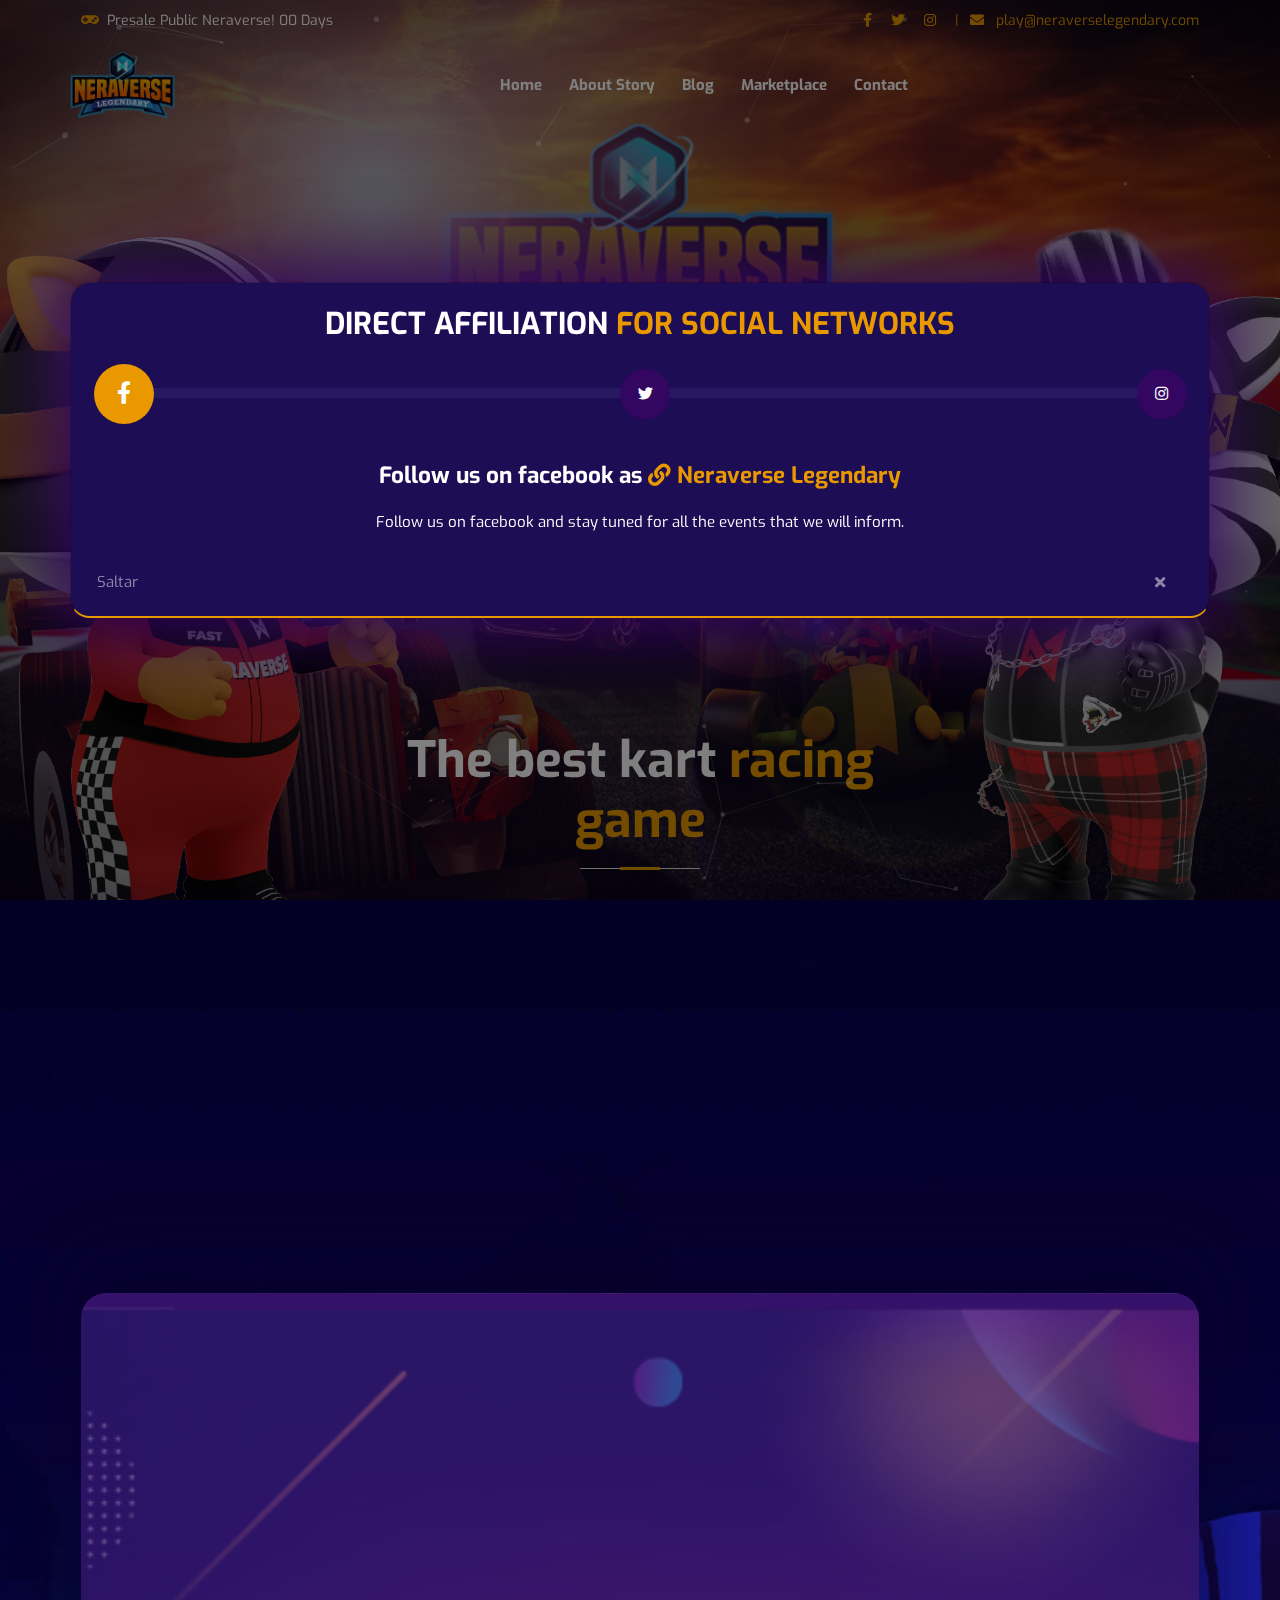
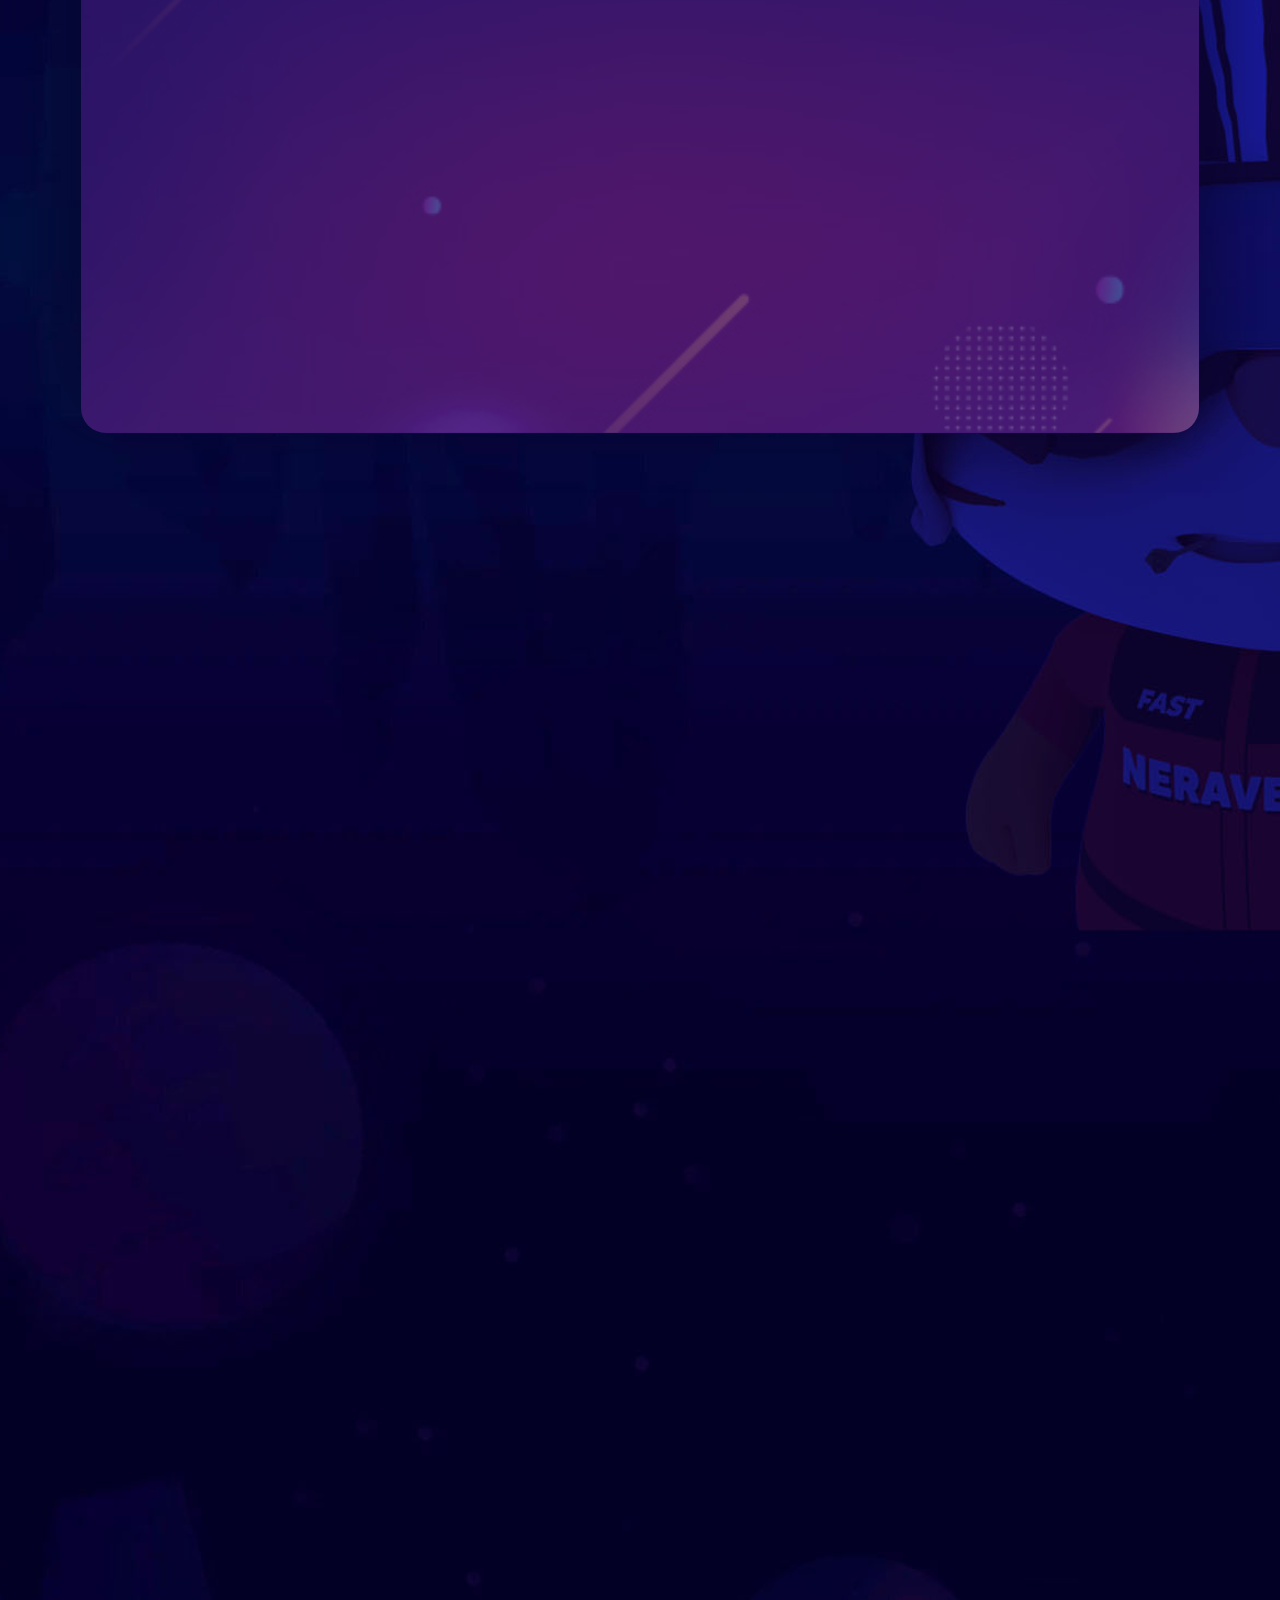
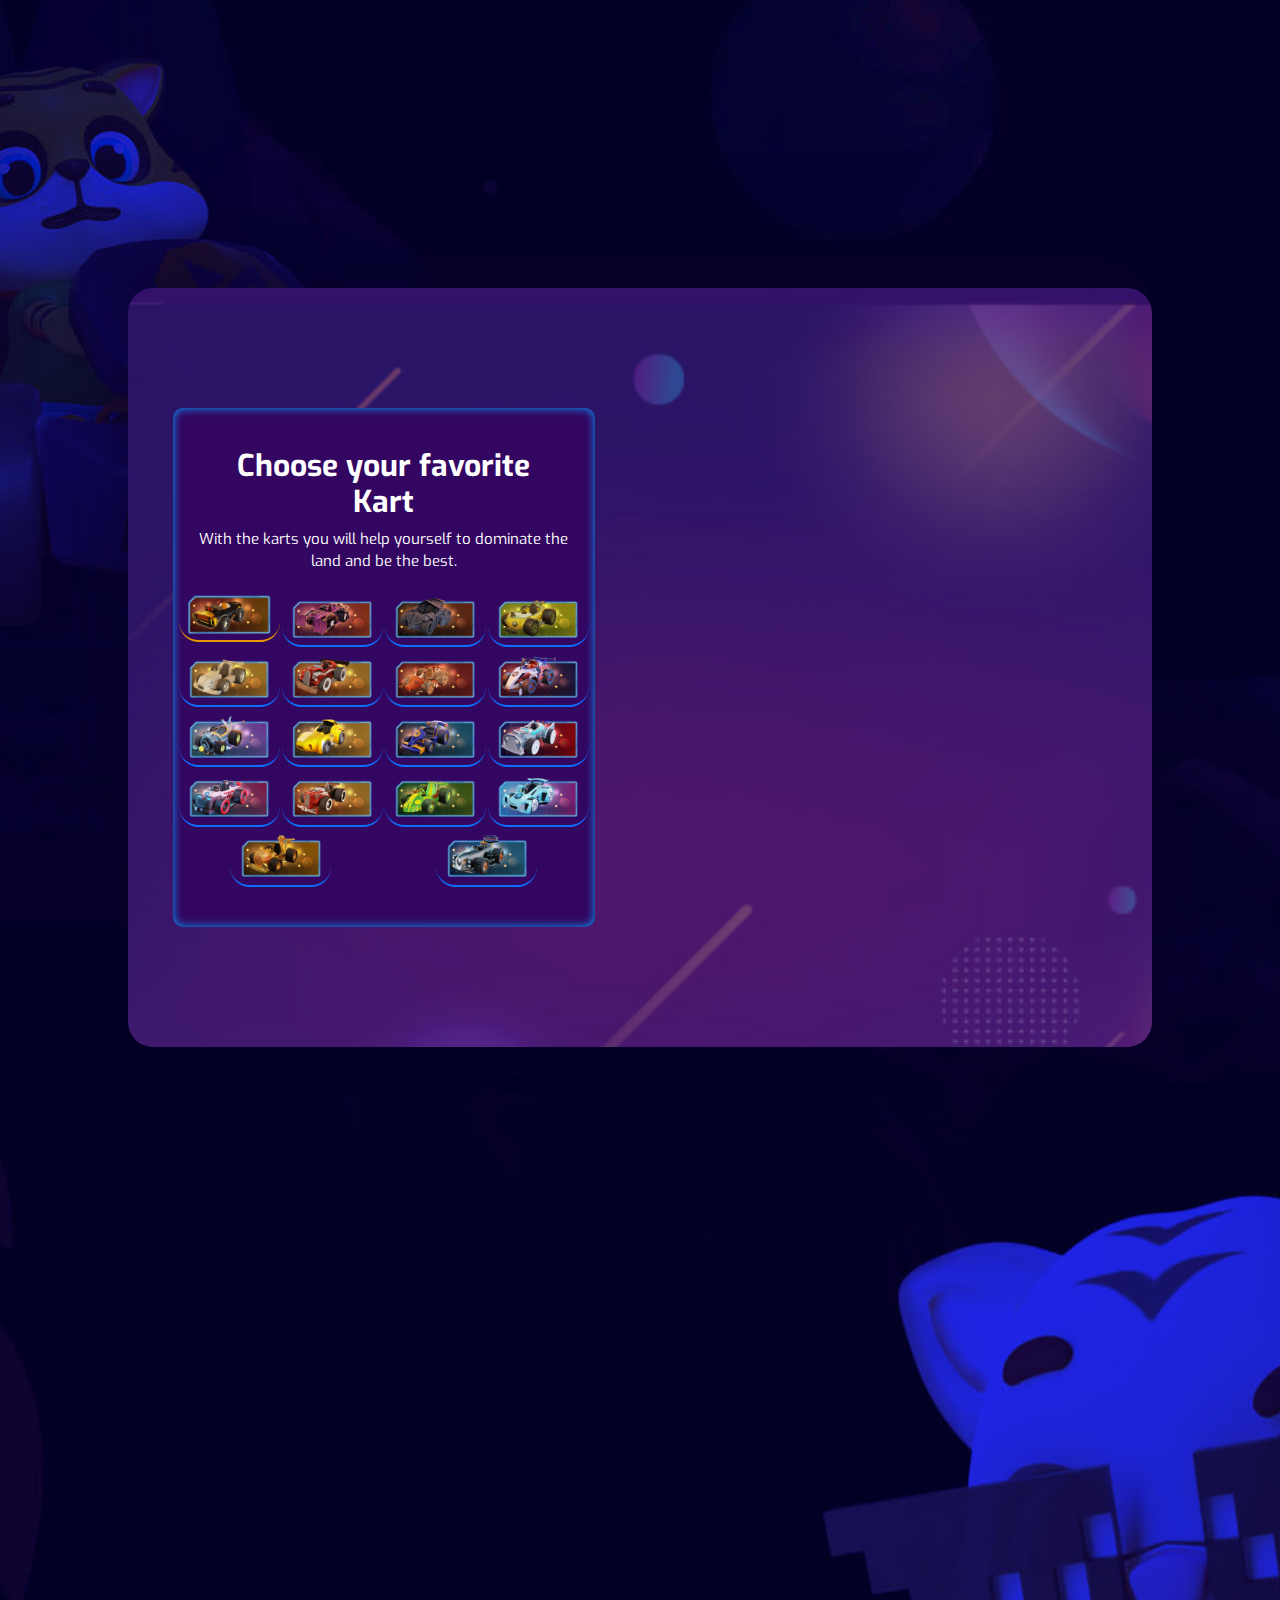
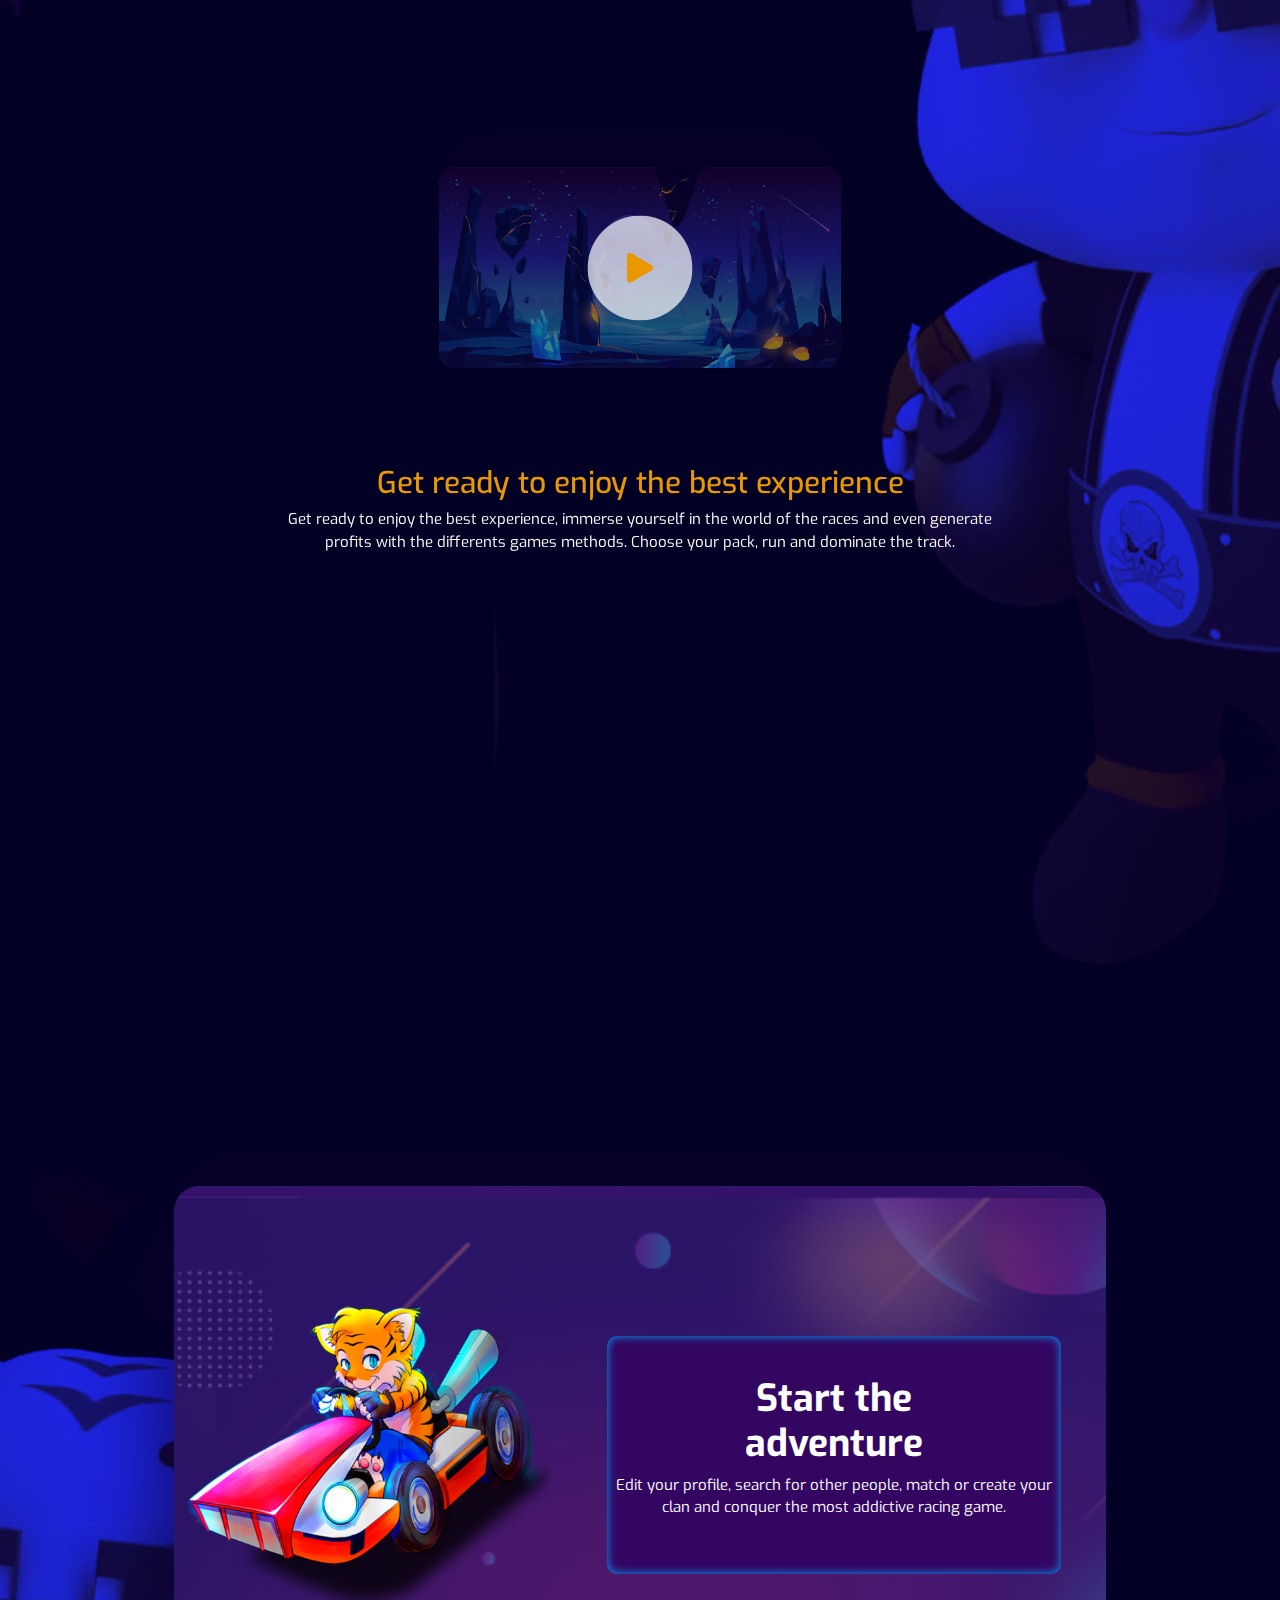
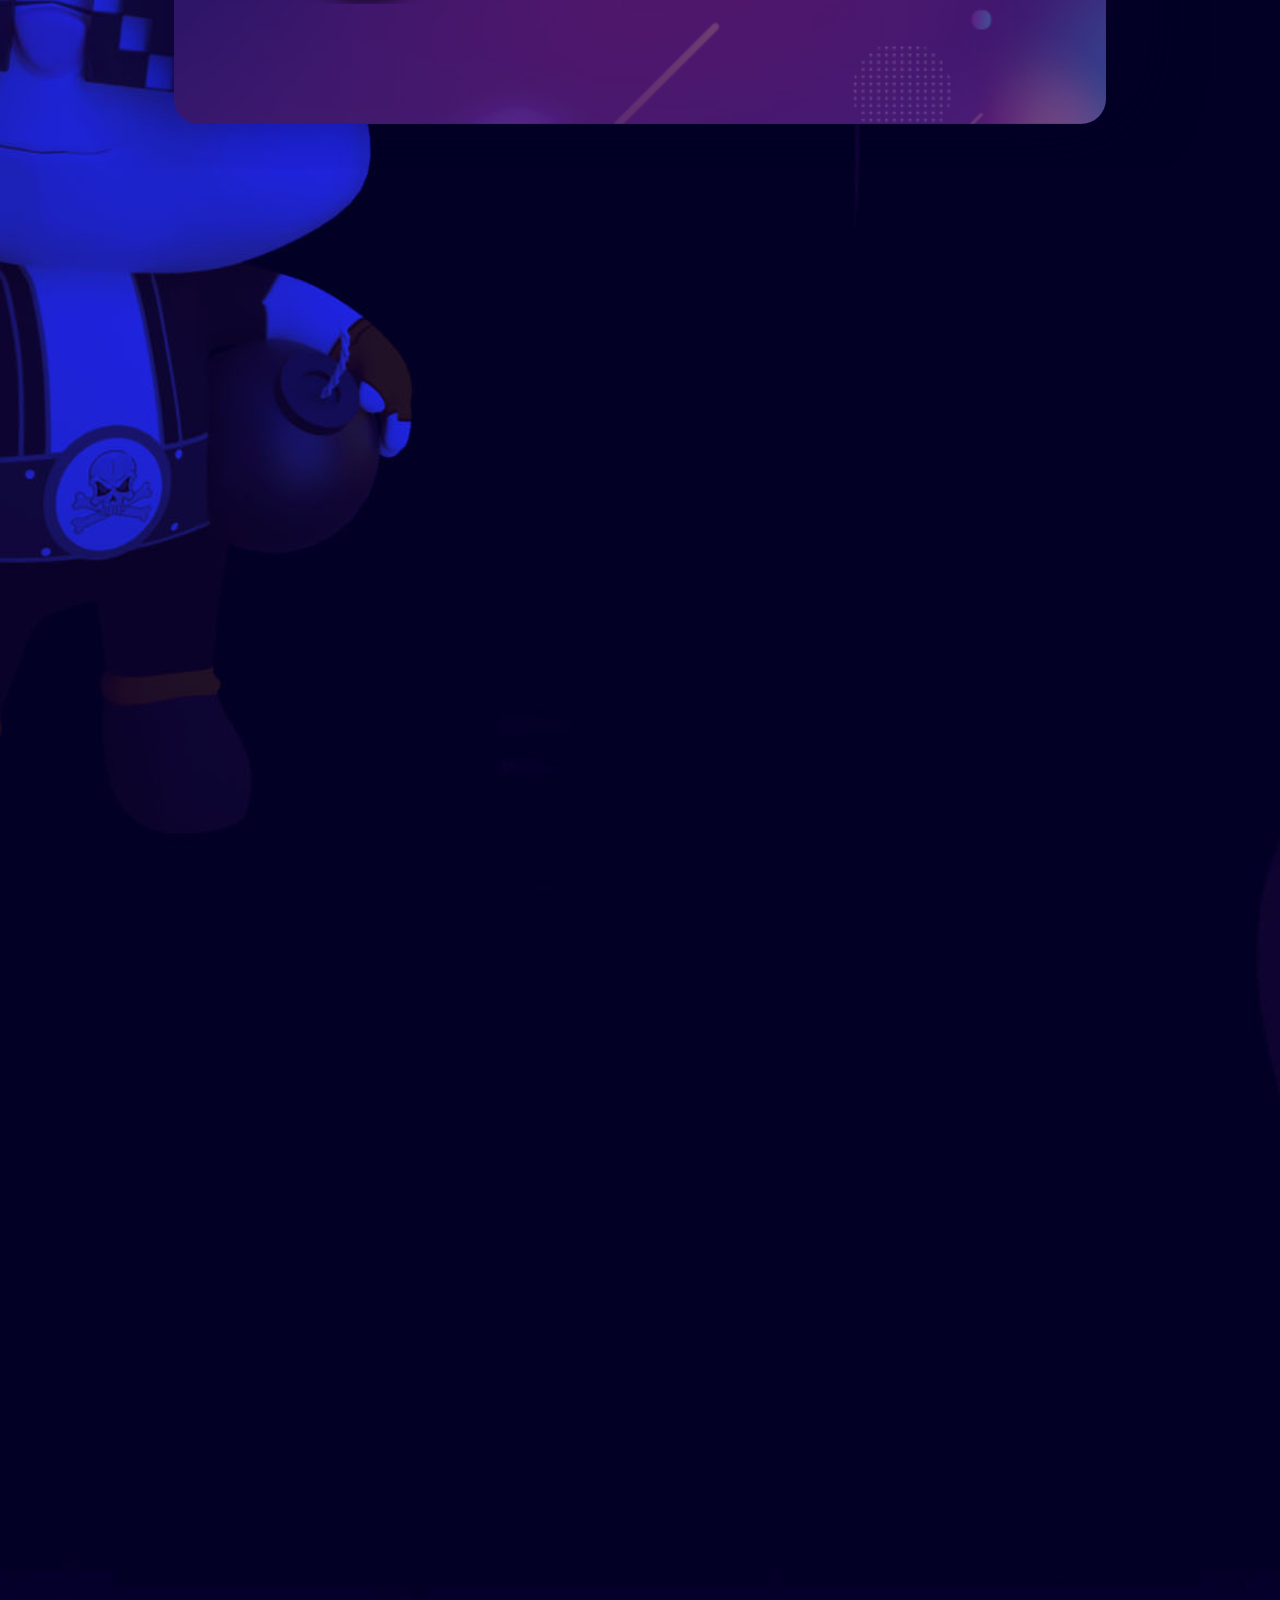
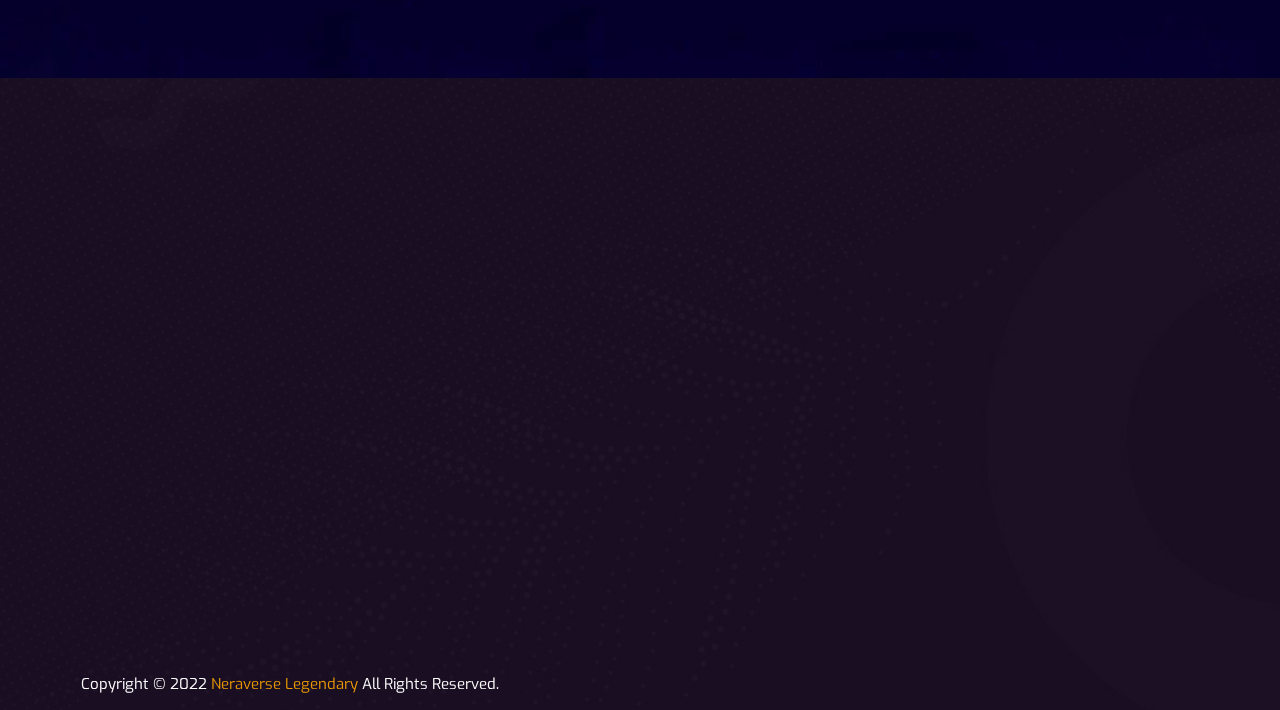
<file: index.html>
<!doctype html>
<html lang="es">

<head>
    <!-- Required meta tags -->
    <meta charset="utf-8">
    <meta name="viewport" content="width=device-width, initial-scale=1, shrink-to-fit=no">
    <title>Neraverse Legendary</title>

    <!-- metatags para el seo -->

    <meta name="twitter:card" content="summary" />
    <meta name="twitter:site" content="@neraverselegendary" />
    <meta name="twitter:title" content="Neraverse Legendary kart racing game" />
    <meta name="twitter:url" content="https://neraverselegendary.com/" />
    <meta name="twitter:description"
        content="'Get ready to enjoy the best experience, immerse yourself in the world of the races and even generate profits with the differents games methods. Choose your pack, run and dominate the track.' - Neraverse Legendary" />
    <meta name="twitter:image" content="https://neraverselegendary.com/images/logo/redimenLogo.png" />
    <meta property="og:site_name" content="Neraverse Legendary" />
    <meta property="og:title" content="Neraverse Legendary kart racing game" />
    <meta property="og:description"
        content="'Get ready to enjoy the best experience, immerse yourself in the world of the races and even generate profits with the differents games methods. Choose your pack, run and dominate the track.' - Neraverse Legendary" />
    <meta property="og:image" itemprop="image" content="https://neraverselegendary.com/images/logo/redimenLogo.png" />
    <meta property="og:type" content="website" />
    <meta property="og:url" content="https://neraverselegendary.com/" />

    <!-- Cargando Bootstrap CSS -->
    <link rel="stylesheet" href="libs/bootstrap/css/bootstrap.css">

    <!-- Cargando fuentes de Google-->
    <!-- <link rel="preconnect" href="https://fonts.googleapis.com">
    <link rel="preconnect" href="https://fonts.gstatic.com" crossorigin>
    <link
        href="https://fonts.googleapis.com/css2?family=Oxanium:wght@300;500;700&family=Poppins:wght@200;500;700&display=swap"
        rel="stylesheet"> -->

    <link rel="icon" href="images/logo/iconNera.svg" sizes="32x32">

    <link rel="preconnect" href="https://fonts.googleapis.com">
    <link rel="preconnect" href="https://fonts.gstatic.com" crossorigin>
    <link href="https://fonts.googleapis.com/css2?family=Exo:wght@300;500;700&family=Metal+Mania&display=swap"
        rel="stylesheet">
    <!-- Cargando "Font Awesome" -->
    <link rel="stylesheet" href="libs/fontawesome/css/all.min.css">

    <!-- Cargando "Mmenu" -->
    <link rel="stylesheet" href="libs/mmenu/dist/mmenu.css">

    <!-- Cargando "Mburger" -->
    <link rel="stylesheet" href="libs/mburger/dist/mburger.css">

    <link rel="stylesheet" href="css/animate.css">

    <link rel="stylesheet" href="css/venobox.css">

    <link rel="stylesheet" href="css/aos.css">

    <!-- Cargando "Swiper.js" -->
    <link rel="stylesheet" href="libs/swiper/package/css/swiper.min.css">




    <!-- Cargando "Estilos personalizados" -->
    <link rel="stylesheet" href="css/estilos.css">
    <script src="libs/gsap/gsap.min.js"></script>
    <script src="libs/gsap/ScrollTrigger.min.js"></script>


</head>

<body>

    <div id="my-page" style="background: url('images/portadas/bg.jpg') center center / cover;">
        <div id="particle-js"></div>



        <section id="animacion" class="swiper-container position-relative overflow-hidden" style="height: 100vh;">
            <div id="portadaaa"></div>

            <header id="presentacion" class="fixed-top">
                <div id="topbar" class="d-none d-lg-flex align-items-center" style="background: transparent;">
                    <div class="container d-flex justify-content-between">
                        <div class="contact-info mr-auto text-white">
                            <i class="fas fa-gamepad"></i> Presale Public Neraverse! <span>00</span> Days

                        </div>
                        <div class="social-links">
                            <a href="https://www.facebook.com/Neraverse-legendary-105524995222898" class="facebook"><i
                                    class="fab fa-facebook-f"></i></a>
                            <a href="https://twitter.com/neraversel" class="twitter"><i class="fab fa-twitter"></i></a>
                            <a href="https://www.instagram.com/neraverse.official" class="twitter"><i
                                    class="fab fa-instagram"></i></a>
                            <a href="mailto:play@neraverselegendary.com" class="text-decoration-none">| <i
                                    class="fas fa-envelope px-2"></i>
                                play@neraverselegendary.com</a>
                        </div>
                    </div>
                </div>
                <!-- Seccion #navegacion -->
                <nav class="navbar navbar-expand-lg navbar-dark py-3 py-lg-0 px-0" id="navegacion">
                    <div class="container align-items-stretch flex-nowrap px-0">

                        <button class="navbar-toggler collapsed mburger mburger--spin" type="button"
                            data-toggle="collapse" data-target="#menu-principal" aria-controls="menu-prncipal"
                            aria-expanded="false" aria-label="Toggle navigation">
                            <b></b>
                            <b></b>
                            <b></b>

                        </button>

                        <a class="navbar-brand align-self-center" href="index.html">
                            <img src="images/logo/LOGO NERAVERSE PNG.png" alt="" width="20">
                        </a>

                        <div class="navbar-collapse collapse" id="menu-principal">
                            <ul class="navbar-nav mx-auto">
                                <li class="nav-item">
                                    <a class="nav-link" href="#">Home</a>
                                </li>
                                <li class="nav-item">
                                    <a class="nav-link" href="history.html">About
                                        Story</a>
                                </li>
                                <li class="nav-item">
                                    <a class="nav-link" href="https://blog.neraverselegendary.com/">Blog</a>
                                </li>
                                <li class="nav-item">
                                    <a class="nav-link"
                                        href="https://marketplace.neraverselegendary.com/">Marketplace</a>
                                </li>
                                <li class="nav-item">
                                    <a class="nav-link" href="https://neraverselegendary.com/contact/">Contact</a>
                                </li>
                                <li class="nav-item d-none">
                                    <a class="nav-link" href="https://whitepaper.neraverselegendary.com/">Whitepaper</a>
                                </li>
                            </ul>
                        </div>

                        <div class="section-login mt-2 mt-lg-4 me-2 me-lg-0 d-none">
                            <a href="https://app.neraverselegendary.com/" class="btn btn-primario "><i
                                    class="fas fa-sign-in-alt me-sm-2"></i> <i class="fas fa-user d-sm-none"></i><span
                                    class="d-none d-sm-inline-block">Sign
                                    in</span></a>
                        </div>

                        <!-- <div data-juggler-target="caja-buscar" data-juggler-media-query="(min-width: 1200px)"></div> -->

                        <!-- <a href="#" class="btn-iconos d-none d-lg-flex align-items-lg-center px-lg-3 ">
                            <i class="fas fa-phone-alt fa-lg"></i>
                        </a> -->
                        <!-- <div class="dropdown boton-carrito ml-auto">
                            <button class="btn-iconos dropdown-toggle h-100" type="button" id="menu-carrito"
                                data-toggle="dropdown" aria-haspopup="true" aria-expanded="false">
                                <i class="fas fa-shopping-cart fa-lg"></i>
                            </button>
                            <div class="dropdown-menu dropdown-menu-right" aria-labelledby="menu-carrito">
                                <span class="dropdown-item-text text-nowrap"> Your cart is empty</span>
                            </div>
                        </div> .fin de .boton-carrito -->


                        <!-- <button class="btn-iconos btn-buscar px-3 d-xl-none pt-1" type="button"
                            data-bs-toggle="collapse" data-bs-target="#formulario-buscar" aria-expanded="false"
                            aria-controls="formulario-buscar">

                            <i class="fas fa-search fa-lg fa-fw"></i>
                            <i class="fas fa-times fa-lg fa-fw"></i>

                        </button> -->
                        <!-- <a href="#" class="btn btn-outline-light d-none d-lg-block align-self-lg-center ml-lg-2 px-xl-3">Sign
                            in</a> -->

                    </div>
                </nav>

                <!--   <form class="collapse d-xl-flex align-items-xl-center mr-xl-0" id="formulario-buscar"
                    data-juggler-source="caja-buscar">

                    <div class="input-group p-3 p-xl-0">
                        <input type="text" name="campo-buscar" class="form-control campo-buscar"
                            placeholder="Buscar en Neraverse">
                        <div class="input-group-append">
                            <button class="btn btn-warning boton-buscar h-100 py-0 px-4 px-xl-2" type="button">
                                <i class="fas fa-search fa-lg pt-2"></i>
                            </button>
                        </div>
                    </div>

                </form> -->

            </header>

            <div id="animadisimo" class="swiper-wrapper position-relative portadita">
                <div class="swiper-slide d-flex justify-content-center align-items-center"
                    style="background: linear-gradient(rgba(9,0,42,.3), rgba(9,0,42,.5)),url('images/portadas/bg3.png') center center / cover">

                    <!-- <video id="videoNera" muted autoplay loop>
                        <source src="images/video.mp4" type="video/mp4">
                    </video> -->
                    <img id="primeraaa" class="primeraaa d-none d-xl-block" src="images/portadas/primero.png" alt="">
                    <img id="segundaaa" class="segundaaa d-none d-xl-block" src="images/portadas/segundo.png" alt="">
                    <!-- <a href="https://play.neraverselegendary.com/" id="nameLogo"
                        class="position-absolute text-decoration-none bottom-0 nameLogo display-1 fw-bold text-uppercase text-primary">
                        <span class="d-none">asdasdsa</span><img src="images/logo/LOGO NERAVERSE PNG.png"
                            class="img-fluid" width="350" alt="">
                    </a> -->

                    <img src="images/logo/LOGO NERAVERSE PNG.png" class="nameLogo d-none" width="250" id="nameLogo"
                        alt="">
                    <!-- <p id="pLogo" class="text-center">Lorem ipsum dolor sit amet consectetur adipisicing elit. Voluptate
                        nesciunt modi
                        impedit cumque
                        omnis rerum saepe, ad sequi ratione dicta expedita!</p> -->


                    <!-- <div class="capa"></div> -->
                    <div class="container contenido-animado h-100">
                        <div class="row justify-content-center h-100">
                            <div
                                class="col-9 col-lg-6 tituloContenido d-flex flex-column justify-content-between text-center">
                                <!-- <img src="images/logo/iconoNera.png" class="img-fluid" width="150" alt=""> -->


                                <div></div>
                                <div class="d-none imagenLogotipo order-1 order-lg-0">
                                    <img id="logo1" class="logonaso logonaso1"
                                        src="images/LOGO FRAGMENTADO NERAVERSE/TOKEN POR PARTES_Mesa de trabajo 1.png"
                                        alt="">
                                    <img id="logo2" class="logonaso logonaso4"
                                        src="images/LOGO FRAGMENTADO NERAVERSE/TOKEN POR PARTES-04.png" alt="">
                                    <img id="logo3" class="logonaso logonaso3"
                                        src="images/LOGO FRAGMENTADO NERAVERSE/TOKEN POR PARTES-03.png" alt="">
                                    <img id="logo4" class="logonaso logonaso2"
                                        src="images/LOGO FRAGMENTADO NERAVERSE/TOKEN POR PARTES-02.png" alt="">
                                </div>
                                <div class="section-title order-0 order-lg-1">
                                    <h2>The best kart <span class="text-primary">racing game</span></h2>
                                    <!-- <p>Run, compete and win in the most addictive racing world.</p> -->
                                    <!-- <button class="btn btn-secundario mt-2 mt-lg-0"><i class="fas fa-eye"></i> View
                                        more</button> -->
                                </div>

                                <!-- <img src="images/login2.png" alt=""> -->
                            </div>
                        </div>

                    </div>


                </div>
                <div class="swiper-slide d-flex justify-content-center align-items-center"
                    style="background: linear-gradient(rgba(9,0,42,.1), rgba(9,0,42,.5)),url('images/portadas/bg1.png') center center / cover;">

                    <!-- <video id="videoNera" muted autoplay loop>
                        <source src="images/video.mp4" type="video/mp4">
                    </video> -->



                    <!-- <div class="capa"></div> -->
                    <div class="container contenido-animado portHeader">
                        <div class="row justify-content-center justify-content-lg-start align-items-center">
                            <div class="col-9 col-lg-4 tituloContenido  text-center text-lg-start">
                                <div class="section-title">
                                    <h2>Play, participate and win</h2>
                                    <p>In Neraverse Legendary you can participate in daily, weekly, monthly, regional
                                        and world tournaments.
                                        In addition to getting great rewards for your victories.</p>
                                    <!-- <button class="btn btn-secundario mt-2 mt-lg-0"><i class="fas fa-eye"></i> View
                                    more</button> -->
                                </div>
                            </div>
                        </div>
                    </div>


                </div>
                <div class="swiper-slide d-flex justify-content-center align-items-center"
                    style="background: linear-gradient(rgba(9,0,42,.1), rgba(9,0,42,.4)),url('images/portadas/bg2.jpg') center center / cover;">

                    <!-- <video id="videoNera" muted autoplay loop>
                        <source src="images/video.mp4" type="video/mp4">
                    </video> -->



                    <!-- <div class="capa"></div> -->
                    <div class="container contenido-animado portHeader">
                        <div class="row justify-content-center justify-content-lg-end align-items-center">
                            <div class="col-9 col-lg-4 tituloContenido  text-center text-lg-end">
                                <div class="section-title">
                                    <h2>Play with everyone</h2>
                                    <p>Immerse yourself in the world of racing and enjoy playing with friends and people
                                        from other countries.</p>
                                    <!-- <button class="btn btn-secundario mt-2 mt-lg-0"><i class="fas fa-eye"></i> View
                                    more</button> -->
                                </div>
                            </div>
                        </div>
                    </div>


                </div>
            </div>
            <!-- <div class="swiper-button-prev"></div>
            <div class="swiper-button-next"></div>
            <div class="swiper-pagination"></div> -->
            <!-- Button trigger modal -->



        </section>


        <!-- <section class="" data-aos="zoom-in-up" data-aos-once="true">
            <div class="container">
                <button type="button" class="btn btn-primary" data-bs-toggle="modal" data-bs-target="#staticBackdrop">
                    Launch static backdrop modal
                </button>
            </div>
        </section> -->
        <!-- Modal -->
        <div class="container">
            <div class="modal animate__animated animate__bounce" data-animate-in="animate__lightSpeedInRight"
                id="staticBackdrop" tabindex="-1" aria-hidden="true">
                <div class="modal-dialog modal-dialog-centered modal-xl">
                    <div class="modal-content content-modal p-4">
                        <h2 class="text-center pb-3 fw-bold text-uppercase">Direct affiliation <span
                                class="text-warning">for social
                                networks</span></h2>

                        <div class="accordion" id="accordionExample">

                            <div class="steps">
                                <progress id="progress" value=0 max=100></progress>
                                <div class="step-item">
                                    <button class="step-button text-white text-center" type="button"
                                        data-bs-toggle="collapse" data-bs-target="#collapseOne" aria-expanded="true"
                                        aria-controls="collapseOne">
                                        <i class="fab fa-facebook-f text-white"></i>
                                    </button>
                                </div>
                                <div class="step-item">
                                    <button class="step-button text-white text-center collapsed" type="button"
                                        data-bs-toggle="collapse" data-bs-target="#collapseTwo" aria-expanded="false"
                                        aria-controls="collapseTwo">
                                        <i class="fab fa-twitter text-white"></i>
                                    </button>
                                </div>
                                <div class="step-item">
                                    <button class="step-button text-white text-center collapsed" type="button"
                                        data-bs-toggle="collapse" data-bs-target="#collapseThree" aria-expanded="false"
                                        aria-controls="collapseThree">
                                        <i class="fab fa-instagram text-white"></i>
                                    </button>
                                </div>
                            </div>

                            <div class="accordion-item">
                                <div id="headingOne">

                                </div>
                                <div id="collapseOne" class="accordion-collapse collapse show"
                                    aria-labelledby="headingOne" data-bs-parent="#accordionExample">
                                    <div class="accordion-body text-center">
                                        <h4 class="fw-bold pb-3">
                                            Follow us on facebook as <a class="text-warning text-decoration-none"
                                                href="https://www.facebook.com/neraverselegendary"><i
                                                    class="fas fa-link"></i> Neraverse Legendary</a>
                                        </h4>
                                        Follow us on facebook and stay tuned for all the events that we will
                                        inform.
                                    </div>
                                </div>
                            </div>
                            <div class="accordion-item">
                                <div id="headingTwo">

                                </div>
                                <div id="collapseTwo" class="accordion-collapse collapse" aria-labelledby="headingTwo"
                                    data-bs-parent="#accordionExample">
                                    <div class="accordion-body text-center">
                                        <h4 class="fw-bold pb-3">
                                            Follow us on twiiter as <a class="text-warning text-decoration-none"
                                                href="https://twitter.com/neraversel"><i class="fas fa-link"></i>
                                                Neraverse
                                                Legendary</a>
                                        </h4>
                                        Follow us on twitter and see all the event tweets we have for you.
                                    </div>
                                </div>
                            </div>
                            <div class="accordion-item">
                                <div id="headingThree">

                                </div>
                                <div id="collapseThree" class="accordion-collapse collapse"
                                    aria-labelledby="headingThree" data-bs-parent="#accordionExample">
                                    <div class="accordion-body text-center">
                                        <h4 class="fw-bold pb-3">
                                            Follow us on twiiter as <a class="text-warning text-decoration-none"
                                                href="https://www.instagram.com/neraverse.official"><i
                                                    class="fas fa-link"></i>
                                                neraverse.official</a>
                                        </h4>
                                        Follow us on instagram and see all the stories we will have for you.
                                    </div>
                                </div>
                            </div>
                        </div>

                        <div class="d-flex align-items-center justify-content-between">
                            <button type="button" class="btn-close text-white mt-4 d-flex align-items-center"
                                data-bs-dismiss="modal" aria-label="Close">Saltar</button>
                            <button type="button"
                                class="btn-close text-white justify-content-center mt-4 d-flex align-items-center"
                                data-bs-dismiss="modal" aria-label="Close"><i class="fas fa-times"></i></button>
                        </div>
                    </div>
                </div>
            </div>
        </div>

        <section id="services" class="services">
            <div class="container">

                <div class="section-title" data-aos="zoom-in-up" data-aos-once="true">
                    <h2>Play free now</h2>
                    <p>Run, compete and win in the most addictive racing world.</p>
                </div>
                <div class="d-none d-lg-block" style="height: 200px;"></div>
                <div class="d-lg-none" style="height: 50px;"></div>
                <!-- <div class="row align-items-center">
                    <div class="col-lg-6 text-center animado2" data-aos="zoom-in-right" data-aos-once="true">
                        <div class="contenedor-video d-inline-block position-relative text-truncate">
                            <img src="images/portadas/portada3.jpg" height="950" class="img-fluid"
                                alt="imagen del video promocional del sitio">
                            <a href="https://youtu.be/bLcSXGetWrI" data-autoplay="true"
                                class="position-absolute venobox-video" data-vbtype="video"><i
                                    class="fas fa-play"></i></a>
                        </div>

                    </div>
                    <div class="col-lg-6 text-center">
                        <img src="images/auto.png" width="450" class="img-fluid" alt="">

                    </div>
                </div> -->
                <div id="content-box"
                    class="row bg-detail mt-5 mt-lg-0 mx-0 mx-sm-3 mx-lg-0 p-5 align-items-center justify-content-around">

                    <div class="col-lg-6 col-md-6 py-4 py-lg-0 text-center" data-aos="zoom-in-down"
                        data-aos-once="true">
                        <div class="content-nft-box">
                            <div class="front">
                                <div class="front-body">
                                    <h3 class="fw-bold h1 w-75 mx-auto">Choose your favorite character</h3>
                                    <p>With the legendary you will defend the earth, take advantage of them,
                                        they are near of extinction.</p>
                                    <ul class="nav d-flex justify-content-center justify-content-lg-around" id="myTab"
                                        role="tablist">
                                        <li class="nav-item" role="presentation">
                                            <a class="nav-link btn btn-tab active" id="nft1-tab" data-bs-toggle="tab"
                                                href="#nft1" role="tab" aria-controls="nft1" aria-selected="true"><img
                                                    src="images/personajes/troyer.png" width="50" class="p-2 img-fluid"
                                                    alt=""></a>
                                        </li>
                                        <li class="nav-item" role="presentation">
                                            <a class="nav-link btn btn-tab" id="nft2-tab" data-bs-toggle="tab"
                                                href="#nft2" role="tab" aria-controls="nft2" aria-selected="false"><img
                                                    src="images/personajes/panda.png" width="50" class="p-2 img-fluid"
                                                    alt=""></a>
                                        </li>
                                        <li class="nav-item" role="presentation">
                                            <a class="nav-link btn btn-tab" id="nft3-tab" data-bs-toggle="tab"
                                                href="#nft3" role="tab" aria-controls="nft3" aria-selected="false"><img
                                                    src="images/personajes/rhyno.png" width="50" class="p-2 img-fluid"
                                                    alt=""></a>
                                        </li>
                                        <li class="nav-item" role="presentation">
                                            <a class="nav-link btn btn-tab" id="nft4-tab" data-bs-toggle="tab"
                                                href="#nft4" role="tab" aria-controls="nft4" aria-selected="false"><img
                                                    src="images/personajes/atenea.png" width="50" class="p-2 img-fluid"
                                                    alt=""></a>
                                        </li>
                                        <!-- <li class="nav-item" role="presentation">
                                            <a class="nav-link btn btn-tab" id="nft5-tab" data-bs-toggle="tab"
                                                href="#nft5" role="tab" aria-controls="nft5" aria-selected="false"><img
                                                    src="images/personajes/rinho .png" width="50" class="img-fluid"
                                                    alt=""></a>
                                        </li>
                                        <li class="nav-item" role="presentation">
                                            <a class="nav-link btn btn-tab" id="nft6-tab" data-bs-toggle="tab"
                                                href="#nft6" role="tab" aria-controls="nft6" aria-selected="false"><img
                                                    src="images/personajes/TEXTURA FINAL.png" width="50"
                                                    class="img-fluid" alt=""></a>
                                        </li> -->

                                    </ul>

                                </div>
                            </div>
                        </div>
                    </div>

                    <div class="col-lg-4 col-md-6 py-4 py-lg-0 tab-content personajes" id="myTabContent"
                        data-aos="zoom-in-up" data-aos-once="true">
                        <div class="content-nft tab-pane show active" id="nft1" role="tabpanel"
                            aria-labelledby="home-tab">
                            <div class="front">
                                <div class="front-body">
                                    <img src="images/personajes/troyer.png" width="250" class="img-fluid" alt="">
                                </div>
                            </div>
                            <div class="back d-flex justify-content-center align-items-center p-4">
                                <div class="back-body section-title">
                                    <h2 class="text-warning fw-bold h1">Troyer</h2>
                                    <p>Troyer is a very charismatic and outgoing feline, he comes from the depths of the
                                        jungle and has had a great passion for racing since he was a puppy.</p>
                                    <br>
                                    <div class="d-block d-lg-flex justify-content-lg-between">
                                        <a href="https://app.neraverselegendary.com/" class="d-none btn btn-primary"><i
                                                class="fas fa-dollar-sign"></i> Buy
                                            Now</a>
                                        <!-- <button class="btn btn-secundario mt-2 mt-lg-0"><i class="fas fa-eye"></i> View
                                            more</button> -->
                                    </div>

                                </div>
                            </div>
                        </div>
                        <div class="content-nft tab-pane" id="nft2" role="tabpanel" aria-labelledby="home-tab">
                            <div class="front">
                                <div class="front-body">
                                    <img src="images/personajes/panda.png" width="250" class="img-fluid" alt="">
                                </div>
                            </div>
                            <div class="back d-flex justify-content-center align-items-center p-4">
                                <div class="back-body section-title">
                                    <h2 class="text-warning fw-bold h1">Pantroy</h2>
                                    <p>Pantroy is an eastern corridor, it is very quiet and peaceful. He has a
                                        particular liking for bamboo and learned to run before he learned to walk. He
                                        won the driftking title at 2 years old, a prodigy.</p>
                                    <br>
                                    <div class="d-block d-lg-flex justify-content-lg-between">
                                        <a href="https://app.neraverselegendary.com/" class="d-none btn btn-primary"><i
                                                class="fas fa-dollar-sign"></i> Buy
                                            Now</a>
                                        <!-- <button class="btn btn-secundario mt-2 mt-lg-0"><i class="fas fa-eye"></i> View
                                            more</button> -->
                                    </div>

                                </div>
                            </div>
                        </div>
                        <div class="content-nft tab-pane" id="nft3" role="tabpanel" aria-labelledby="home-tab">
                            <div class="front">
                                <div class="front-body">
                                    <img src="images/personajes/rhyno.png" width="250" class="img-fluid" alt="">
                                </div>
                            </div>
                            <div class="back d-flex justify-content-center align-items-center p-4">
                                <div class="back-body section-title">
                                    <h2 class="text-warning fw-bold h1">Rhyno</h2>
                                    <p>Rhyno comes from a long caste of savanna runners, he has the appearance of
                                        someone menacing with a noble heart, a misunderstood character with an explosive
                                        temper.</p>
                                    <br>
                                    <div class="d-block d-lg-flex justify-content-lg-between">
                                        <a href="https://app.neraverselegendary.com/" class="d-none btn btn-primary"><i
                                                class="fas fa-dollar-sign"></i> Buy
                                            Now</a>
                                        <!-- <button class="btn btn-secundario mt-2 mt-lg-0"><i class="fas fa-eye"></i> View
                                            more</button> -->
                                    </div>

                                </div>
                            </div>
                        </div>
                        <div class="content-nft tab-pane" id="nft4" role="tabpanel" aria-labelledby="home-tab">
                            <div class="front">
                                <div class="front-body">
                                    <img src="images/personajes/atenea.png" width="250" class="img-fluid" alt="">
                                </div>
                            </div>
                            <div class="back d-flex justify-content-center align-items-center p-4">
                                <div class="back-body section-title">
                                    <h2 class="text-warning fw-bold h1">Athenea</h2>
                                    <p>Athenea is one of the best runners in the wild and dangerous lands of Astrelya's
                                        distant lands, a fast runner with an inoffensive appearance but don't be fooled
                                        by her appearance.</p>
                                    <br>
                                    <div class="d-block d-lg-flex justify-content-lg-between">
                                        <a href="https://app.neraverselegendary.com/" class="d-none btn btn-primary"><i
                                                class="fas fa-dollar-sign"></i> Buy
                                            Now</a>
                                        <!-- <button class="btn btn-secundario mt-2 mt-lg-0"><i class="fas fa-eye"></i> View
                                            more</button> -->
                                    </div>

                                </div>
                            </div>
                        </div>
                    </div>

                </div>

            </div>
        </section><!-- End Services Section -->
        <section id="slideKarts" class="py-5">
            <div class="container">
                <div class="section-title pb-5 pt-5" data-aos="zoom-in-up" data-aos-once="true">
                    <h2>Best karts in the game</h2>
                    <p class="mb-4">The best cars so you can win your races in Neraverse Legendary.</p>
                    <a href="https://play.neraverselegendary.com/" class="d-none btn btn-primario"><i
                            class="fas fa-gamepad"></i>
                        Play</a>
                    <a href="https://marketplace.neraverselegendary.com/" class="d-none btn btn-secundario"><i
                            class="fas fa-shopping-cart"></i>
                        Marketplace</a>
                </div>
            </div>
            <div class="container-fluid">




                <!-- Swiper #swiperBeneficios -->
                <div class="swiper-container slidersito py-5" id="swiperKarts" data-aos="zoom-in-up"
                    data-aos-once="true">
                    <div class="swiper-wrapper my-5">
                        <div class="swiper-slide mx-5 mx-lg-0">
                            <div class="content-3d">
                                <div class="tilt-box-wrap">
                                    <span class="t-over"></span>
                                    <span class="t-over"></span>
                                    <span class="t-over"></span>
                                    <span class="t-over"></span>
                                    <span class="t-over"></span>
                                    <span class="t-over"></span>
                                    <span class="t-over"></span>
                                    <span class="t-over"></span>
                                    <span class="t-over"></span>
                                    <div class="tilt-box"
                                        style="background: url(images/portKarts/warKart.jpeg) center center / cover;">
                                        <div class="img-box-wrap">
                                            <span class="t-over2"></span>
                                            <span class="t-over2"></span>
                                            <span class="t-over2"></span>
                                            <span class="t-over2"></span>
                                            <span class="t-over2"></span>
                                            <span class="t-over2"></span>
                                            <span class="t-over2"></span>
                                            <span class="t-over2"></span>
                                            <span class="t-over2"></span>
                                            <div class="img-box">
                                                <img src="images/karts/kartwar.png" class="img-fluid"
                                                    style="transform: translateY(20%);" alt="">
                                            </div>
                                        </div>

                                    </div>
                                </div>
                            </div>
                        </div>
                        <div class="swiper-slide mx-5 mx-lg-0">
                            <div class="content-3d">
                                <div class="tilt-box-wrap">
                                    <span class="t-over"></span>
                                    <span class="t-over"></span>
                                    <span class="t-over"></span>
                                    <span class="t-over"></span>
                                    <span class="t-over"></span>
                                    <span class="t-over"></span>
                                    <span class="t-over"></span>
                                    <span class="t-over"></span>
                                    <span class="t-over"></span>
                                    <div class="tilt-box"
                                        style="background: url(images/portKarts/MUSTANG-KART.jpg) center center / cover;">
                                        <div class="img-box-wrap">
                                            <span class="t-over2"></span>
                                            <span class="t-over2"></span>
                                            <span class="t-over2"></span>
                                            <span class="t-over2"></span>
                                            <span class="t-over2"></span>
                                            <span class="t-over2"></span>
                                            <span class="t-over2"></span>
                                            <span class="t-over2"></span>
                                            <span class="t-over2"></span>
                                            <div class="img-box">
                                                <img src="images/karts/Mustang.png" class="img-fluid"
                                                    style="transform: translateY(20%);" alt="">
                                            </div>
                                        </div>

                                    </div>
                                </div>
                            </div>
                        </div>
                        <div class="swiper-slide mx-5 mx-lg-0">
                            <div class="content-3d">
                                <div class="tilt-box-wrap">
                                    <span class="t-over"></span>
                                    <span class="t-over"></span>
                                    <span class="t-over"></span>
                                    <span class="t-over"></span>
                                    <span class="t-over"></span>
                                    <span class="t-over"></span>
                                    <span class="t-over"></span>
                                    <span class="t-over"></span>
                                    <span class="t-over"></span>
                                    <div class="tilt-box"
                                        style="background: url(images/portKarts/FORMULA-E.jpg) center center / cover;">
                                        <div class="img-box-wrap">
                                            <span class="t-over2"></span>
                                            <span class="t-over2"></span>
                                            <span class="t-over2"></span>
                                            <span class="t-over2"></span>
                                            <span class="t-over2"></span>
                                            <span class="t-over2"></span>
                                            <span class="t-over2"></span>
                                            <span class="t-over2"></span>
                                            <span class="t-over2"></span>
                                            <div class="img-box">
                                                <img src="images/karts/formula E nivel inicial.png" class="img-fluid"
                                                    style="transform: translateY(20%);" alt="">
                                            </div>
                                        </div>

                                    </div>
                                </div>
                            </div>
                        </div>
                        <div class="swiper-slide mx-5 mx-lg-0">
                            <div class="content-3d">
                                <div class="tilt-box-wrap">
                                    <span class="t-over"></span>
                                    <span class="t-over"></span>
                                    <span class="t-over"></span>
                                    <span class="t-over"></span>
                                    <span class="t-over"></span>
                                    <span class="t-over"></span>
                                    <span class="t-over"></span>
                                    <span class="t-over"></span>
                                    <span class="t-over"></span>
                                    <div class="tilt-box"
                                        style="background: url(images/portKarts/4x4-KART.jpg) center center / cover;">
                                        <div class="img-box-wrap">
                                            <span class="t-over2"></span>
                                            <span class="t-over2"></span>
                                            <span class="t-over2"></span>
                                            <span class="t-over2"></span>
                                            <span class="t-over2"></span>
                                            <span class="t-over2"></span>
                                            <span class="t-over2"></span>
                                            <span class="t-over2"></span>
                                            <span class="t-over2"></span>
                                            <div class="img-box">
                                                <img src="images/karts/4x4 Kart.png" class="img-fluid"
                                                    style="transform: translateY(20%);" alt="">
                                            </div>
                                        </div>

                                    </div>
                                </div>
                            </div>
                        </div>
                        <div class="swiper-slide mx-5 mx-lg-0">
                            <div class="content-3d">
                                <div class="tilt-box-wrap">
                                    <span class="t-over"></span>
                                    <span class="t-over"></span>
                                    <span class="t-over"></span>
                                    <span class="t-over"></span>
                                    <span class="t-over"></span>
                                    <span class="t-over"></span>
                                    <span class="t-over"></span>
                                    <span class="t-over"></span>
                                    <span class="t-over"></span>
                                    <div class="tilt-box"
                                        style="background: url(images/portKarts/Avion-Kart.jpg) center center / cover;">
                                        <div class="img-box-wrap">
                                            <span class="t-over2"></span>
                                            <span class="t-over2"></span>
                                            <span class="t-over2"></span>
                                            <span class="t-over2"></span>
                                            <span class="t-over2"></span>
                                            <span class="t-over2"></span>
                                            <span class="t-over2"></span>
                                            <span class="t-over2"></span>
                                            <span class="t-over2"></span>
                                            <div class="img-box">
                                                <img src="images/karts/Kartavion.png" class="img-fluid"
                                                    style="transform: translateY(20%);" alt="">
                                            </div>
                                        </div>

                                    </div>
                                </div>
                            </div>
                        </div>
                        <div class="swiper-slide mx-5 mx-lg-0">
                            <div class="content-3d">
                                <div class="tilt-box-wrap">
                                    <span class="t-over"></span>
                                    <span class="t-over"></span>
                                    <span class="t-over"></span>
                                    <span class="t-over"></span>
                                    <span class="t-over"></span>
                                    <span class="t-over"></span>
                                    <span class="t-over"></span>
                                    <span class="t-over"></span>
                                    <span class="t-over"></span>
                                    <div class="tilt-box"
                                        style="background: url(images/portKarts/BATI-KART.jpg) center center / cover;">
                                        <div class="img-box-wrap">
                                            <span class="t-over2"></span>
                                            <span class="t-over2"></span>
                                            <span class="t-over2"></span>
                                            <span class="t-over2"></span>
                                            <span class="t-over2"></span>
                                            <span class="t-over2"></span>
                                            <span class="t-over2"></span>
                                            <span class="t-over2"></span>
                                            <span class="t-over2"></span>
                                            <div class="img-box">
                                                <img src="images/karts/Batkart.png" class="img-fluid"
                                                    style="transform: translateY(20%);" alt="">
                                            </div>
                                        </div>

                                    </div>
                                </div>
                            </div>
                        </div>
                        <div class="swiper-slide mx-5 mx-lg-0">
                            <div class="content-3d">
                                <div class="tilt-box-wrap">
                                    <span class="t-over"></span>
                                    <span class="t-over"></span>
                                    <span class="t-over"></span>
                                    <span class="t-over"></span>
                                    <span class="t-over"></span>
                                    <span class="t-over"></span>
                                    <span class="t-over"></span>
                                    <span class="t-over"></span>
                                    <span class="t-over"></span>
                                    <div class="tilt-box"
                                        style="background: url(images/portKarts/BUGGIE-KART.jpg) center center / cover;">
                                        <div class="img-box-wrap">
                                            <span class="t-over2"></span>
                                            <span class="t-over2"></span>
                                            <span class="t-over2"></span>
                                            <span class="t-over2"></span>
                                            <span class="t-over2"></span>
                                            <span class="t-over2"></span>
                                            <span class="t-over2"></span>
                                            <span class="t-over2"></span>
                                            <span class="t-over2"></span>
                                            <div class="img-box">
                                                <img src="images/karts/Buggiekart.png" class="img-fluid"
                                                    style="transform: translateY(20%);" alt="">
                                            </div>
                                        </div>

                                    </div>
                                </div>
                            </div>
                        </div>
                        <div class="swiper-slide mx-5 mx-lg-0">
                            <div class="content-3d">
                                <div class="tilt-box-wrap">
                                    <span class="t-over"></span>
                                    <span class="t-over"></span>
                                    <span class="t-over"></span>
                                    <span class="t-over"></span>
                                    <span class="t-over"></span>
                                    <span class="t-over"></span>
                                    <span class="t-over"></span>
                                    <span class="t-over"></span>
                                    <span class="t-over"></span>
                                    <div class="tilt-box"
                                        style="background: url(images/portKarts/CARDBOARD-KART.jpg) center center / cover;">
                                        <div class="img-box-wrap">
                                            <span class="t-over2"></span>
                                            <span class="t-over2"></span>
                                            <span class="t-over2"></span>
                                            <span class="t-over2"></span>
                                            <span class="t-over2"></span>
                                            <span class="t-over2"></span>
                                            <span class="t-over2"></span>
                                            <span class="t-over2"></span>
                                            <span class="t-over2"></span>
                                            <div class="img-box">
                                                <img src="images/karts/Cardboard.png" class="img-fluid"
                                                    style="transform: translateY(20%);" alt="">
                                            </div>
                                        </div>

                                    </div>
                                </div>
                            </div>
                        </div>
                        <div class="swiper-slide mx-5 mx-lg-0">
                            <div class="content-3d">
                                <div class="tilt-box-wrap">
                                    <span class="t-over"></span>
                                    <span class="t-over"></span>
                                    <span class="t-over"></span>
                                    <span class="t-over"></span>
                                    <span class="t-over"></span>
                                    <span class="t-over"></span>
                                    <span class="t-over"></span>
                                    <span class="t-over"></span>
                                    <span class="t-over"></span>
                                    <div class="tilt-box"
                                        style="background: url(images/portKarts/DYNO-KART.jpg) center center / cover;">
                                        <div class="img-box-wrap">
                                            <span class="t-over2"></span>
                                            <span class="t-over2"></span>
                                            <span class="t-over2"></span>
                                            <span class="t-over2"></span>
                                            <span class="t-over2"></span>
                                            <span class="t-over2"></span>
                                            <span class="t-over2"></span>
                                            <span class="t-over2"></span>
                                            <span class="t-over2"></span>
                                            <div class="img-box">
                                                <img src="images/karts/dyno.png" class="img-fluid"
                                                    style="transform: translateY(20%);" alt="">
                                            </div>
                                        </div>

                                    </div>
                                </div>
                            </div>
                        </div>
                        <div class="swiper-slide mx-5 mx-lg-0">
                            <div class="content-3d">
                                <div class="tilt-box-wrap">
                                    <span class="t-over"></span>
                                    <span class="t-over"></span>
                                    <span class="t-over"></span>
                                    <span class="t-over"></span>
                                    <span class="t-over"></span>
                                    <span class="t-over"></span>
                                    <span class="t-over"></span>
                                    <span class="t-over"></span>
                                    <span class="t-over"></span>
                                    <div class="tilt-box"
                                        style="background: url(images/portKarts/KART.jpg) center center / cover;">
                                        <div class="img-box-wrap">
                                            <span class="t-over2"></span>
                                            <span class="t-over2"></span>
                                            <span class="t-over2"></span>
                                            <span class="t-over2"></span>
                                            <span class="t-over2"></span>
                                            <span class="t-over2"></span>
                                            <span class="t-over2"></span>
                                            <span class="t-over2"></span>
                                            <span class="t-over2"></span>
                                            <div class="img-box">
                                                <img src="images/karts/Kart.png" class="img-fluid"
                                                    style="transform: translateY(20%);" alt="">
                                            </div>
                                        </div>

                                    </div>
                                </div>
                            </div>
                        </div>
                        <div class="swiper-slide mx-5 mx-lg-0">
                            <div class="content-3d">
                                <div class="tilt-box-wrap">
                                    <span class="t-over"></span>
                                    <span class="t-over"></span>
                                    <span class="t-over"></span>
                                    <span class="t-over"></span>
                                    <span class="t-over"></span>
                                    <span class="t-over"></span>
                                    <span class="t-over"></span>
                                    <span class="t-over"></span>
                                    <span class="t-over"></span>
                                    <div class="tilt-box"
                                        style="background: url(images/portKarts/PROTO-KART.jpg) center center / cover;">
                                        <div class="img-box-wrap">
                                            <span class="t-over2"></span>
                                            <span class="t-over2"></span>
                                            <span class="t-over2"></span>
                                            <span class="t-over2"></span>
                                            <span class="t-over2"></span>
                                            <span class="t-over2"></span>
                                            <span class="t-over2"></span>
                                            <span class="t-over2"></span>
                                            <span class="t-over2"></span>
                                            <div class="img-box">
                                                <img src="images/karts/Protokart.png" class="img-fluid"
                                                    style="transform: translateY(20%);" alt="">
                                            </div>
                                        </div>

                                    </div>
                                </div>
                            </div>
                        </div>
                        <div class="swiper-slide mx-5 mx-lg-0">
                            <div class="content-3d">
                                <div class="tilt-box-wrap">
                                    <span class="t-over"></span>
                                    <span class="t-over"></span>
                                    <span class="t-over"></span>
                                    <span class="t-over"></span>
                                    <span class="t-over"></span>
                                    <span class="t-over"></span>
                                    <span class="t-over"></span>
                                    <span class="t-over"></span>
                                    <span class="t-over"></span>
                                    <div class="tilt-box"
                                        style="background: url(images/portKarts/RETRO-KART.jpg) center center / cover;">
                                        <div class="img-box-wrap">
                                            <span class="t-over2"></span>
                                            <span class="t-over2"></span>
                                            <span class="t-over2"></span>
                                            <span class="t-over2"></span>
                                            <span class="t-over2"></span>
                                            <span class="t-over2"></span>
                                            <span class="t-over2"></span>
                                            <span class="t-over2"></span>
                                            <span class="t-over2"></span>
                                            <div class="img-box">
                                                <img src="images/karts/Retro.png" class="img-fluid"
                                                    style="transform: translateY(20%);" alt="">
                                            </div>
                                        </div>

                                    </div>
                                </div>
                            </div>
                        </div>
                        <div class="swiper-slide mx-5 mx-lg-0">
                            <div class="content-3d">
                                <div class="tilt-box-wrap">
                                    <span class="t-over"></span>
                                    <span class="t-over"></span>
                                    <span class="t-over"></span>
                                    <span class="t-over"></span>
                                    <span class="t-over"></span>
                                    <span class="t-over"></span>
                                    <span class="t-over"></span>
                                    <span class="t-over"></span>
                                    <span class="t-over"></span>
                                    <div class="tilt-box"
                                        style="background: url(images/portKarts/RHYNO-KART.jpg) center center / cover;">
                                        <div class="img-box-wrap">
                                            <span class="t-over2"></span>
                                            <span class="t-over2"></span>
                                            <span class="t-over2"></span>
                                            <span class="t-over2"></span>
                                            <span class="t-over2"></span>
                                            <span class="t-over2"></span>
                                            <span class="t-over2"></span>
                                            <span class="t-over2"></span>
                                            <span class="t-over2"></span>
                                            <div class="img-box">
                                                <img src="images/karts/Rhyno.png" class="img-fluid"
                                                    style="transform: translateY(20%);" alt="">
                                            </div>
                                        </div>

                                    </div>
                                </div>
                            </div>
                        </div>
                        <div class="swiper-slide mx-5 mx-lg-0">
                            <div class="content-3d">
                                <div class="tilt-box-wrap">
                                    <span class="t-over"></span>
                                    <span class="t-over"></span>
                                    <span class="t-over"></span>
                                    <span class="t-over"></span>
                                    <span class="t-over"></span>
                                    <span class="t-over"></span>
                                    <span class="t-over"></span>
                                    <span class="t-over"></span>
                                    <span class="t-over"></span>
                                    <div class="tilt-box"
                                        style="background: url(images/portKarts/SHARK-KART.jpg) center center / cover;">
                                        <div class="img-box-wrap">
                                            <span class="t-over2"></span>
                                            <span class="t-over2"></span>
                                            <span class="t-over2"></span>
                                            <span class="t-over2"></span>
                                            <span class="t-over2"></span>
                                            <span class="t-over2"></span>
                                            <span class="t-over2"></span>
                                            <span class="t-over2"></span>
                                            <span class="t-over2"></span>
                                            <div class="img-box">
                                                <img src="images/karts/Tiburon.png" class="img-fluid"
                                                    style="transform: translateY(20%);" alt="">
                                            </div>
                                        </div>

                                    </div>
                                </div>
                            </div>
                        </div>
                        <div class="swiper-slide mx-5 mx-lg-0">
                            <div class="content-3d">
                                <div class="tilt-box-wrap">
                                    <span class="t-over"></span>
                                    <span class="t-over"></span>
                                    <span class="t-over"></span>
                                    <span class="t-over"></span>
                                    <span class="t-over"></span>
                                    <span class="t-over"></span>
                                    <span class="t-over"></span>
                                    <span class="t-over"></span>
                                    <span class="t-over"></span>
                                    <div class="tilt-box"
                                        style="background: url(images/portKarts/SOLARPUNK-KART.jpg) center center / cover;">
                                        <div class="img-box-wrap">
                                            <span class="t-over2"></span>
                                            <span class="t-over2"></span>
                                            <span class="t-over2"></span>
                                            <span class="t-over2"></span>
                                            <span class="t-over2"></span>
                                            <span class="t-over2"></span>
                                            <span class="t-over2"></span>
                                            <span class="t-over2"></span>
                                            <span class="t-over2"></span>
                                            <div class="img-box">
                                                <img src="images/karts/solarpunk.png" class="img-fluid"
                                                    style="transform: translateY(20%);" alt="">
                                            </div>
                                        </div>

                                    </div>
                                </div>
                            </div>
                        </div>
                        <div class="swiper-slide mx-5 mx-lg-0">
                            <div class="content-3d">
                                <div class="tilt-box-wrap">
                                    <span class="t-over"></span>
                                    <span class="t-over"></span>
                                    <span class="t-over"></span>
                                    <span class="t-over"></span>
                                    <span class="t-over"></span>
                                    <span class="t-over"></span>
                                    <span class="t-over"></span>
                                    <span class="t-over"></span>
                                    <span class="t-over"></span>
                                    <div class="tilt-box"
                                        style="background: url(images/portKarts/STEAMPUNK-KATR.jpg) center center / cover;">
                                        <div class="img-box-wrap">
                                            <span class="t-over2"></span>
                                            <span class="t-over2"></span>
                                            <span class="t-over2"></span>
                                            <span class="t-over2"></span>
                                            <span class="t-over2"></span>
                                            <span class="t-over2"></span>
                                            <span class="t-over2"></span>
                                            <span class="t-over2"></span>
                                            <span class="t-over2"></span>
                                            <div class="img-box">
                                                <img src="images/karts/Steampunk.png" class="img-fluid"
                                                    style="transform: translateY(20%);" alt="">
                                            </div>
                                        </div>

                                    </div>
                                </div>
                            </div>
                        </div>

                    </div>

                </div>

            </div>
        </section>

        <section id="secciones" class="py-5 mt-0 mt-lg-5 section-game">
            <div class="container">
                <div class="row align-items-center pt-5 d-none">
                    <div class="section-title text-center pb-lg-5" data-aos="zoom-in-up" data-aos-once="true">
                        <h2>Best karts in the game
                        </h2>
                        <p>Test your skills; Choose, buy, compete and win.</p>
                    </div>

                </div>
                <div class="d-none d-lg-block" style="height: 300px;"></div>
                <div class="d-lg-none" style="height: 230px;"></div>
                <div class="row mt-5 mt-lg-0 mx-0 mx-sm-3 mx-lg-0">

                    <div id="content-box3" class="col-12 text-center mx-auto">
                        <div class="row">
                            <div class="col-11 bg-detail2 mx-auto">
                                <div class="row align-items-center">


                                    <div class="col-lg-6 px-5 mt-4 mt-lg-0">
                                        <div class="card-slide">
                                            <h2 class="fw-bold h2 w-75 mx-auto">Choose your favorite Kart</h2>
                                            <p class="px-2">With the karts you will help yourself to dominate the land
                                                and be the
                                                best.</p>
                                            <ul class="nav d-flex justify-content-center justify-content-lg-around"
                                                id="myTab" role="tablist">
                                                <li class="nav-item" role="presentation">
                                                    <a class="nav-link kart-btn active" id="kart1-tab"
                                                        data-bs-toggle="tab" href="#kart1" role="tab"
                                                        aria-controls="kart1" aria-selected="true"><img
                                                            src="images/kartsPortadas/mustang-on.png" width="80"
                                                            class="img-fluid" alt=""></a>
                                                </li>
                                                <li class="nav-item" role="presentation">
                                                    <a class="nav-link kart-btn" id="kart2-tab" data-bs-toggle="tab"
                                                        href="#kart2" role="tab" aria-controls="kart2"
                                                        aria-selected="true"><img
                                                            src="images/kartsPortadas/kartwar-on.png" width="80"
                                                            class="img-fluid" alt=""></a>
                                                </li>
                                                <li class="nav-item" role="presentation">
                                                    <a class="nav-link kart-btn" id="kart3-tab" data-bs-toggle="tab"
                                                        href="#kart3" role="tab" aria-controls="kart3"
                                                        aria-selected="true"><img
                                                            src="images/kartsPortadas/Batkart-on.png" width="80"
                                                            class="img-fluid" alt=""></a>
                                                </li>
                                                <li class="nav-item" role="presentation">
                                                    <a class="nav-link kart-btn" id="kart4-tab" data-bs-toggle="tab"
                                                        href="#kart4" role="tab" aria-controls="kart4"
                                                        aria-selected="true"><img
                                                            src="images/kartsPortadas/Buggie-on.png" width="80"
                                                            class="img-fluid" alt=""></a>
                                                </li>
                                                <li class="nav-item" role="presentation">
                                                    <a class="nav-link kart-btn" id="kart5-tab" data-bs-toggle="tab"
                                                        href="#kart5" role="tab" aria-controls="kart5"
                                                        aria-selected="true"><img
                                                            src="images/kartsPortadas/Cardboard-on.png" width="80"
                                                            class="img-fluid" alt=""></a>
                                                </li>
                                                <li class="nav-item" role="presentation">
                                                    <a class="nav-link kart-btn" id="kart6-tab" data-bs-toggle="tab"
                                                        href="#kart6" role="tab" aria-controls="kart6"
                                                        aria-selected="true"><img
                                                            src="images/kartsPortadas/Dieselpunk-on.png" width="80"
                                                            class="img-fluid" alt=""></a>
                                                </li>
                                                <li class="nav-item" role="presentation">
                                                    <a class="nav-link kart-btn" id="kart7-tab" data-bs-toggle="tab"
                                                        href="#kart7" role="tab" aria-controls="kart7"
                                                        aria-selected="true"><img src="images/kartsPortadas/Dino-on.png"
                                                            width="80" class="img-fluid" alt=""></a>
                                                </li>
                                                <li class="nav-item" role="presentation">
                                                    <a class="nav-link kart-btn" id="kart8-tab" data-bs-toggle="tab"
                                                        href="#kart8" role="tab" aria-controls="kart8"
                                                        aria-selected="true"><img
                                                            src="images/kartsPortadas/FormulaE-on.png" width="80"
                                                            class="img-fluid" alt=""></a>
                                                </li>
                                                <li class="nav-item" role="presentation">
                                                    <a class="nav-link kart-btn" id="kart9-tab" data-bs-toggle="tab"
                                                        href="#kart9" role="tab" aria-controls="kart9"
                                                        aria-selected="true"><img
                                                            src="images/kartsPortadas/Kartavion-on.png" width="80"
                                                            class="img-fluid" alt=""></a>
                                                </li>
                                                <li class="nav-item" role="presentation">
                                                    <a class="nav-link kart-btn" id="kart10-tab" data-bs-toggle="tab"
                                                        href="#kart10" role="tab" aria-controls="kart10"
                                                        aria-selected="true"><img
                                                            src="images/kartsPortadas/kartbentle-on.png" width="80"
                                                            class="img-fluid" alt=""></a>
                                                </li>
                                                <li class="nav-item" role="presentation">
                                                    <a class="nav-link kart-btn" id="kart11-tab" data-bs-toggle="tab"
                                                        href="#kart11" role="tab" aria-controls="kart11"
                                                        aria-selected="true"><img src="images/kartsPortadas/Kart-on.png"
                                                            width="80" class="img-fluid" alt=""></a>
                                                </li>
                                                <li class="nav-item" role="presentation">
                                                    <a class="nav-link kart-btn" id="kart12-tab" data-bs-toggle="tab"
                                                        href="#kart12" role="tab" aria-controls="kart12"
                                                        aria-selected="true"><img
                                                            src="images/kartsPortadas/PoliceKart-on.png" width="80"
                                                            class="img-fluid" alt=""></a>
                                                </li>
                                                <li class="nav-item" role="presentation">
                                                    <a class="nav-link kart-btn" id="kart13-tab" data-bs-toggle="tab"
                                                        href="#kart13" role="tab" aria-controls="kart13"
                                                        aria-selected="true"><img
                                                            src="images/kartsPortadas/Protokart-on.png" width="80"
                                                            class="img-fluid" alt=""></a>
                                                </li>
                                                <li class="nav-item" role="presentation">
                                                    <a class="nav-link kart-btn" id="kart14-tab" data-bs-toggle="tab"
                                                        href="#kart14" role="tab" aria-controls="kart14"
                                                        aria-selected="true"><img
                                                            src="images/kartsPortadas/Retro-on.png" width="80"
                                                            class="img-fluid" alt=""></a>
                                                </li>
                                                <li class="nav-item" role="presentation">
                                                    <a class="nav-link kart-btn" id="kart15-tab" data-bs-toggle="tab"
                                                        href="#kart15" role="tab" aria-controls="kart15"
                                                        aria-selected="true"><img src="images/kartsPortadas/Ryno-on.png"
                                                            width="80" class="img-fluid" alt=""></a>
                                                </li>
                                                <li class="nav-item" role="presentation">
                                                    <a class="nav-link kart-btn" id="kart16-tab" data-bs-toggle="tab"
                                                        href="#kart16" role="tab" aria-controls="kart16"
                                                        aria-selected="true"><img
                                                            src="images/kartsPortadas/solarpunk-on.png" width="80"
                                                            class="img-fluid" alt=""></a>
                                                </li>
                                                <li class="nav-item" role="presentation">
                                                    <a class="nav-link kart-btn" id="kart17-tab" data-bs-toggle="tab"
                                                        href="#kart17" role="tab" aria-controls="kart17"
                                                        aria-selected="true"><img
                                                            src="images/kartsPortadas/Steampunk-on.png" width="80"
                                                            class="img-fluid" alt=""></a>
                                                </li>
                                                <li class="nav-item" role="presentation">
                                                    <a class="nav-link kart-btn" id="kart18-tab" data-bs-toggle="tab"
                                                        href="#kart18" role="tab" aria-controls="kart18"
                                                        aria-selected="true"><img
                                                            src="images/kartsPortadas/Tiburon-on.png" width="80"
                                                            class="img-fluid" alt=""></a>
                                                </li>

                                            </ul>
                                        </div>
                                    </div>
                                    <div class="col-lg-6 px-5 my-4 mb-lg-0 tab-content" id="myTabContent"
                                        data-aos="zoom-in-up" data-aos-once="true">

                                        <div class="card-slide tab-pane show active" id="kart1" role="tabpanel"
                                            aria-labelledby="home-tab">
                                            <h2 class="fw-bold h2 w-75 mx-auto" style="margin-bottom: -2rem;">Mustang
                                                Kart
                                            </h2>
                                            <img class="img-fluid autitos" src="images/karts/Mustang.png" alt="">
                                            <p class="detailkart pb-2 pb-md-0 w-75 mx-auto">The old school classic car
                                                to win your
                                                races.
                                            </p>
                                            <a href="https://app.neraverselegendary.com/"
                                                class="d-none btn btn-primario"><i class="fas fa-dollar-sign"></i>
                                                Buy Now</a>
                                        </div>
                                        <div class="card-slide tab-pane" id="kart2" role="tabpanel"
                                            aria-labelledby="home-tab">
                                            <h2 class="fw-bold h2 w-75 mx-auto" style="margin-bottom: -2rem;">War Kart
                                            </h2>
                                            <!-- <p>Edit your profile, search for other people, match or create your clan and
                                                conquer the most addictive racing game.</p> -->
                                            <img class="img-fluid autitos" src="images/karts/kartwar.png" alt="">
                                            <p class="detailkart pb-2 pb-md-0 w-75 mx-auto">The perfect kart to destroy
                                                everything in
                                                its path.
                                            </p>
                                            <a href="https://app.neraverselegendary.com/"
                                                class="d-none btn btn-primario"><i class="fas fa-dollar-sign"></i>
                                                Buy Now</a>
                                        </div>
                                        <div class="card-slide tab-pane" id="kart3" role="tabpanel"
                                            aria-labelledby="home-tab">
                                            <h2 class="fw-bold h2 w-75 mx-auto" style="margin-bottom: -2rem;">Bati Kart
                                            </h2>
                                            <!-- <p>Edit your profile, search for other people, match or create your clan and
                                                conquer the most addictive racing game.</p> -->
                                            <img class="img-fluid autitos" src="images/karts/Batkart.png" alt="">
                                            <p class="detailkart pb-2 pb-md-0 w-75 mx-auto">Built in the depths of
                                                Gotham City.</p>
                                            <a href="https://app.neraverselegendary.com/"
                                                class="d-none btn btn-primario"><i class="fas fa-dollar-sign"></i>
                                                Buy Now</a>
                                        </div>
                                        <div class="card-slide tab-pane" id="kart4" role="tabpanel"
                                            aria-labelledby="home-tab">
                                            <h2 class="fw-bold h2 w-75 mx-auto" style="margin-bottom: -2rem;">Buggie
                                                Kart
                                            </h2>
                                            <!-- <p>Edit your profile, search for other people, match or create your clan and
                                                conquer the most addictive racing game.</p> -->
                                            <img class="img-fluid autitos" src="images/karts/Buggiekart.png" alt="">
                                            <p class="detailkart pb-2 pb-md-0 w-75 mx-auto">Cool and tropical, perfect
                                                for a sunny
                                                run.</p>
                                            <a href="https://app.neraverselegendary.com/"
                                                class="d-none btn btn-primario"><i class="fas fa-dollar-sign"></i>
                                                Buy Now</a>
                                        </div>
                                        <div class="card-slide tab-pane" id="kart5" role="tabpanel"
                                            aria-labelledby="home-tab">
                                            <h2 class="fw-bold h2 w-75 mx-auto" style="margin-bottom: -2rem;">Cardboard
                                            </h2>
                                            <!-- <p>Edit your profile, search for other people, match or create your clan and
                                                conquer the most addictive racing game.</p> -->
                                            <img class="img-fluid autitos" src="images/karts/Cardboard.png" alt="">
                                            <p class="detailkart pb-2 pb-md-0 w-75 mx-auto">Aerodynamic kart ideal for
                                                racing.</p>
                                            <a href="https://app.neraverselegendary.com/"
                                                class="d-none btn btn-primario"><i class="fas fa-dollar-sign"></i>
                                                Buy Now</a>
                                        </div>
                                        <div class="card-slide tab-pane" id="kart6" role="tabpanel"
                                            aria-labelledby="home-tab">
                                            <h2 class="fw-bold h2 w-75 mx-auto" style="margin-bottom: -2rem;">Dieselpunk
                                                Kart
                                            </h2>
                                            <!-- <p>Edit your profile, search for other people, match or create your clan and
                                                conquer the most addictive racing game.</p> -->
                                            <img class="img-fluid autitos" src="images/karts/Dieselpunk.png" alt="">
                                            <p class="detailkart pb-2 pb-md-0 w-75 mx-auto">Diesel as fuel makes it
                                                beastly on the
                                                track.</p>
                                            <a href="https://app.neraverselegendary.com/"
                                                class="d-none btn btn-primario"><i class="fas fa-dollar-sign"></i>
                                                Buy Now</a>
                                        </div>
                                        <div class="card-slide tab-pane" id="kart7" role="tabpanel"
                                            aria-labelledby="home-tab">
                                            <h2 class="fw-bold h2 w-75 mx-auto" style="margin-bottom: -2rem;">Dyno Kart
                                            </h2>
                                            <!-- <p>Edit your profile, search for other people, match or create your clan and
                                                conquer the most addictive racing game.</p> -->
                                            <img class="img-fluid autitos" src="images/karts/dyno.png" alt="">
                                            <p class="detailkart pb-2 pb-md-0 w-75 mx-auto">Brought from the prehistoric
                                                era to break it on the track.</p>
                                            <a href="https://app.neraverselegendary.com/"
                                                class="d-none btn btn-primario"><i class="fas fa-dollar-sign"></i>
                                                Buy Now</a>
                                        </div>
                                        <div class="card-slide tab-pane" id="kart8" role="tabpanel"
                                            aria-labelledby="home-tab">
                                            <h2 class="fw-bold h2 w-75 mx-auto" style="margin-bottom: -2rem;">Formula E
                                                Kart
                                            </h2>
                                            <!-- <p>Edit your profile, search for other people, match or create your clan and
                                                conquer the most addictive racing game.</p> -->
                                            <img class="img-fluid autitos"
                                                src="images/karts/formula E nivel inicial.png" alt="">
                                            <p class="detailkart pb-2 pb-md-0 w-75 mx-auto">In the style of the fastest
                                                in F1, this state-of-the-art car ready to race.</p>
                                            <a href="https://app.neraverselegendary.com/"
                                                class="d-none btn btn-primario"><i class="fas fa-dollar-sign"></i>
                                                Buy Now</a>
                                        </div>
                                        <div class="card-slide tab-pane" id="kart9" role="tabpanel"
                                            aria-labelledby="home-tab">
                                            <h2 class="fw-bold h2 w-75 mx-auto" style="margin-bottom: -2rem;">Avion Kart
                                            </h2>
                                            <!-- <p>Edit your profile, search for other people, match or create your clan and
                                                conquer the most addictive racing game.</p> -->
                                            <img class="img-fluid autitos" src="images/karts/Kartavion.png" alt="">
                                            <p class="detailkart pb-2 pb-md-0 w-75 mx-auto">From the sky to the track,
                                                the kart that sees the track as the sky.</p>
                                            <a href="https://app.neraverselegendary.com/"
                                                class="d-none btn btn-primario"><i class="fas fa-dollar-sign"></i>
                                                Buy Now</a>
                                        </div>
                                        <div class="card-slide tab-pane" id="kart10" role="tabpanel"
                                            aria-labelledby="home-tab">
                                            <h2 class="fw-bold h2 w-75 mx-auto" style="margin-bottom: -2rem;">Kartbentle
                                            </h2>
                                            <!-- <p>Edit your profile, search for other people, match or create your clan and
                                                conquer the most addictive racing game.</p> -->
                                            <img class="img-fluid autitos" src="images/karts/kartbentle.png" alt="">
                                            <p class="detailkart pb-2 pb-md-0 w-75 mx-auto">
                                                The modern and improved kart to drag on the track.</p>
                                            <a href="https://app.neraverselegendary.com/"
                                                class="d-none btn btn-primario"><i class="fas fa-dollar-sign"></i>
                                                Buy Now</a>
                                        </div>
                                        <div class="card-slide tab-pane" id="kart11" role="tabpanel"
                                            aria-labelledby="home-tab">
                                            <h2 class="fw-bold h2 w-75 mx-auto" style="margin-bottom: -2rem;">Kart
                                            </h2>
                                            <!-- <p>Edit your profile, search for other people, match or create your clan and
                                                conquer the most addictive racing game.</p> -->
                                            <img class="img-fluid autitos" src="images/karts/Kart.png" alt="">
                                            <p class="detailkart pb-2 pb-md-0 w-75 mx-auto">The company kart specialized
                                                in winning races.</p>
                                            <a href="https://app.neraverselegendary.com/"
                                                class="d-none btn btn-primario"><i class="fas fa-dollar-sign"></i>
                                                Buy Now</a>
                                        </div>
                                        <div class="card-slide tab-pane" id="kart12" role="tabpanel"
                                            aria-labelledby="home-tab">
                                            <h2 class="fw-bold h2 w-75 mx-auto" style="margin-bottom: -2rem;">Polikart
                                            </h2>
                                            <!-- <p>Edit your profile, search for other people, match or create your clan and
                                                conquer the most addictive racing game.</p> -->
                                            <img class="img-fluid autitos" src="images/karts/Polikart.png" alt="">
                                            <p class="detailkart pb-2 pb-md-0 w-75 mx-auto">
                                                Because the police have better engines that drag on the track.
                                            </p>
                                            <a href="https://app.neraverselegendary.com/"
                                                class="d-none btn btn-primario"><i class="fas fa-dollar-sign"></i>
                                                Buy Now</a>
                                        </div>
                                        <div class="card-slide tab-pane" id="kart13" role="tabpanel"
                                            aria-labelledby="home-tab">
                                            <h2 class="fw-bold h2 w-75 mx-auto" style="margin-bottom: -2rem;">Protokart
                                            </h2>
                                            <!-- <p>Edit your profile, search for other people, match or create your clan and
                                                conquer the most addictive racing game.</p> -->
                                            <img class="img-fluid autitos" src="images/karts/Protokart.png" alt="">
                                            <p class="detailkart pb-2 pb-md-0 w-75 mx-auto">
                                                An improved prototype engine that will make you dominate the track.
                                            </p>
                                            <a href="https://app.neraverselegendary.com/"
                                                class="d-none btn btn-primario"><i class="fas fa-dollar-sign"></i>
                                                Buy Now</a>
                                        </div>
                                        <div class="card-slide tab-pane" id="kart14" role="tabpanel"
                                            aria-labelledby="home-tab">
                                            <h2 class="fw-bold h2 w-75 mx-auto" style="margin-bottom: -2rem;">Retro Kart
                                            </h2>
                                            <!-- <p>Edit your profile, search for other people, match or create your clan and
                                                conquer the most addictive racing game.</p> -->
                                            <img class="img-fluid autitos" src="images/karts/Retro.png" alt="">
                                            <p class="detailkart pb-2 pb-md-0 w-75 mx-auto">
                                                The perfect car for any classic character from the 50s onwards.
                                            </p>
                                            <a href="https://app.neraverselegendary.com/"
                                                class="d-none btn btn-primario"><i class="fas fa-dollar-sign"></i>
                                                Buy Now</a>
                                        </div>
                                        <div class="card-slide tab-pane" id="kart15" role="tabpanel"
                                            aria-labelledby="home-tab">
                                            <h2 class="fw-bold h2 w-75 mx-auto" style="margin-bottom: -2rem;">Rhyno Kart
                                            </h2>
                                            <!-- <p>Edit your profile, search for other people, match or create your clan and
                                                conquer the most addictive racing game.</p> -->
                                            <img class="img-fluid autitos" src="images/karts/Rhyno.png" alt="">
                                            <p class="detailkart pb-2 pb-md-0 w-75 mx-auto">
                                                Only a true legend has a car brought from the African savannah.
                                            </p>
                                            <a href="https://app.neraverselegendary.com/"
                                                class="d-none btn btn-primario"><i class="fas fa-dollar-sign"></i>
                                                Buy Now</a>
                                        </div>
                                        <div class="card-slide tab-pane" id="kart16" role="tabpanel"
                                            aria-labelledby="home-tab">
                                            <h2 class="fw-bold h2 w-75 mx-auto" style="margin-bottom: -2rem;">Solarpunk
                                                Kart
                                            </h2>
                                            <!-- <p>Edit your profile, search for other people, match or create your clan and
                                                conquer the most addictive racing game.</p> -->
                                            <img class="img-fluid autitos" src="images/karts/solarpunk.png" alt="">
                                            <p class="detailkart pb-2 pb-md-0 w-75 mx-auto">
                                                Solar energy is its fuel, which gives it its power and speed on the
                                                tracks.
                                            </p>
                                            <a href="https://app.neraverselegendary.com/"
                                                class="d-none btn btn-primario"><i class="fas fa-dollar-sign"></i>
                                                Buy Now</a>
                                        </div>
                                        <div class="card-slide tab-pane" id="kart17" role="tabpanel"
                                            aria-labelledby="home-tab">
                                            <h2 class="fw-bold h2 w-75 mx-auto" style="margin-bottom: -2rem;">Steampunk
                                            </h2>
                                            <!-- <p>Edit your profile, search for other people, match or create your clan and
                                                conquer the most addictive racing game.</p> -->
                                            <img class="img-fluid autitos" src="images/karts/Steampunk.png" alt="">
                                            <p class="detailkart pb-2 pb-md-0 w-75 mx-auto">
                                                Steam is its fuel, giving it its power and speed on the tracks.
                                            </p>
                                            <a href="https://app.neraverselegendary.com/"
                                                class="d-none btn btn-primario"><i class="fas fa-dollar-sign"></i>
                                                Buy Now</a>
                                        </div>
                                        <div class="card-slide tab-pane" id="kart18" role="tabpanel"
                                            aria-labelledby="home-tab">
                                            <h2 class="fw-bold h2 w-75 mx-auto" style="margin-bottom: -2rem;">Shark Kart
                                            </h2>
                                            <!-- <p>Edit your profile, search for other people, match or create your clan and
                                                conquer the most addictive racing game.</p> -->
                                            <img class="img-fluid autitos" src="images/karts/Tiburon.png" alt="">
                                            <p class="detailkart pb-2 pb-md-0 w-75 mx-auto">
                                                A voracious and fearsome shark came out of the sea to win on the slopes.
                                            </p>
                                            <a href="https://app.neraverselegendary.com/"
                                                class="d-none btn btn-primario"><i class="fas fa-dollar-sign"></i>
                                                Buy Now</a>
                                        </div>

                                    </div>
                                </div>
                            </div>
                        </div>

                    </div>
                </div>


            </div>
        </section>




        <section id="slideBeneficios" class="py-5 section-game">
            <div class="container">
                <div class="row align-items-center">
                    <div class="col-lg-6 py-4 py-lg-0 text-start" data-aos="zoom-in-down" data-aos-once="true">
                        <div class="section-title text-center pb-lg-5" data-aos="zoom-in-up" data-aos-once="true">
                            <h2>Choose your pack with your skills and get ready in order to fight for the TNL</h2>
                            <p>Each pack has differents skills and equipment , it´s your choice , you have to
                                be prepared to fight by TNL. Enjoy your choice.</p>
                        </div>
                    </div>
                    <div class="col-lg-6 mx-auto">
                        <div class="row">
                            <div class="col-lg-6 py-4 py-lg-0 text-center mx-auto" data-aos="zoom-in-down"
                                data-aos-once="true">

                                <div class="position-relative contenido-game">
                                    <div class="content-nft-box imagen2">
                                        <div class="front">
                                            <div class="front-body">
                                                <img src="images/legendary-2.png" class="img-fluid" alt="">
                                            </div>
                                        </div>
                                    </div>
                                    <div class="content-nft-box imagen3">
                                        <div class="front">
                                            <div class="front-body">
                                                <img src="images/legendary-3.png" class="img-fluid" alt="">
                                            </div>
                                        </div>
                                    </div>
                                    <div class="content-nft-box imagen1">
                                        <div class="front">
                                            <div class="front-body">
                                                <img src="images/legendary-1.png" class="img-fluid" alt="">
                                            </div>
                                        </div>
                                    </div>
                                </div>
                            </div>
                        </div>
                    </div>
                </div>
                <div class="d-none d-lg-block" style="height: 250px;"></div>
                <div class="d-lg-none" style="height: 200px;"></div>
                <div class="row mt-5 mt-lg-0 mx-4 mx-lg-0">

                    <div id="content-box" class="col-lg-6 text-center mx-auto">
                        <div class="contenedor-video d-inline-block position-relative text-truncate">
                            <img src="images/portadas/portada3.jpg" height="950" class="img-fluid"
                                alt="imagen del video promocional del sitio">
                            <div class="capa2 position-absolute"></div>
                            <a href="https://youtu.be/bLcSXGetWrI" data-autoplay="true"
                                class="position-absolute venobox-video" data-vbtype="video"><i
                                    class="fas fa-play"></i></a>
                        </div>

                    </div>
                    <div id="acompañante" class="col-lg-8 col-md-10 text-center mt-5 pt-5 mx-auto">
                        <h2 class="text-warning">Get ready to enjoy the best experience</h2>
                        <p>Get ready to enjoy the best experience, immerse yourself in the world of
                            the races and even generate profits with the differents games methods.
                            Choose your pack, run and dominate the track.</p>
                    </div>
                </div>


            </div>
        </section>
        <section id="secciones" class="py-5 section-game">
            <div class="container">
                <div class="row align-items-center">
                    <div class="section-title text-center pb-lg-5" data-aos="zoom-in-up" data-aos-once="true">
                        <h2>Discover a world of possibilities</h2>
                        <p>Test your skills; Choose, buy, compete and win.</p>
                    </div>

                </div>
                <div class="d-none d-lg-block" style="height: 360px;"></div>
                <div class="d-lg-none" style="height: 320px;"></div>
                <div class="row mt-5 mt-lg-0 mx-0 mx-sm-3 mx-lg-0">

                    <div id="content-box" class="col-12 text-center mx-auto">
                        <div class="row">
                            <div class="col-10 bg-detail2 mx-auto">
                                <div class="row align-items-center">

                                    <div class="col-lg-5 mb-4 mb-lg-0">
                                        <div class="content-img imagenNera position-relative">


                                            <div class="card-circle content-circle1">
                                                <img src="images/explore/legendarys.png" width="100" class="img-fluid"
                                                    alt="">
                                            </div>
                                            <div class="card-circle content-circle2">
                                                <img src="images/explore/market.png" width="100" class="img-fluid"
                                                    alt="">
                                            </div>
                                            <div class="card-circle content-circle3">
                                                <img src="images/explore/play-earn.png" width="100" class="img-fluid"
                                                    alt="">
                                            </div>
                                            <div class="card-circle content-circle4">
                                                <img src="images/explore/staking2.png" width="100" class="img-fluid"
                                                    alt="">
                                            </div>
                                            <img src="images/auto.png" class="img-fluid position-relative" alt="">
                                        </div>
                                    </div>
                                    <div class="col-lg-7 px-5">
                                        <div class="card-slide">
                                            <h2 class="fw-bold h1 w-75 mx-auto">Start the adventure</h2>
                                            <p>Edit your profile, search for other people, match or create your clan and
                                                conquer the most addictive racing game.</p>
                                            <button class="d-none btn btn-primario"><i
                                                    class="fab pe-1 pe-lg-2 fa-android"></i>
                                                Google Play</button>
                                            <button class="d-none btn btn-secundario"><i
                                                    class="fab pe-1 pe-lg-2 fa-apple"></i>
                                                App Store</button>
                                        </div>
                                    </div>
                                </div>
                            </div>
                        </div>

                    </div>
                </div>


            </div>
        </section>

        <section id="secciones" class="py-5 section-mode">
            <div class="container">
                <div class="row align-items-center">
                    <div class="col-lg-12 py-4 py-lg-0 text-center" data-aos="zoom-in-down" data-aos-once="true">
                        <div class="section-title text-center pb-lg-5" data-aos="zoom-in-up" data-aos-once="true">
                            <h2>Customize your profile with pics, games & cards</h2>
                            <p>Customize your profile and compete in differents games modes, PVP,
                                tournaments or clans. Choose your track and run!</p>
                        </div>
                    </div>
                    <div class="col-lg-12 py-5 mx-auto">
                        <div class="row">
                            <div class="col-lg-4 py-4 py-lg-0 text-center mx-auto mb-5" data-aos="zoom-in-down"
                                data-aos-once="true">

                                <div class="position-relative contenido-mode">


                                    <div class="content-nft-box imagen4">
                                        <div class="front">
                                            <div class="front-body">
                                                <img src="images/legendary-3.png" class="img-fluid" alt="">
                                            </div>
                                        </div>
                                    </div>

                                    <div class="content-nft-box imagen2">
                                        <div class="front">
                                            <div class="front-body">
                                                <img src="images/legendary-2.png" class="img-fluid" alt="">
                                            </div>
                                        </div>
                                    </div>
                                    <img class="modos-game modos-game1 img-fluid" width="150"
                                        src="images/modos/Torneos.png" alt="">
                                    <img class="modos-game modos-game2 img-fluid" width="150"
                                        src="images/modos/Sostenibilidad.png" alt="">
                                    <img class="modos-game modos-game3 img-fluid" width="150"
                                        src="images/modos/Modo-PvP.png" alt="">
                                    <img class="modos-game modos-game4 img-fluid" width="150"
                                        src="images/modos/Clanes.png" alt="">
                                    <img class="modos-game modos-game5 img-fluid" width="150"
                                        src="images/modos/madera-y-clavos.png" alt="">
                                    <img class="modos-game modos-game6 img-fluid" width="150"
                                        src="images/modos/Lands.png" alt="">
                                    <div class="content-nft-box imagen1">
                                        <div class="front">
                                            <div class="front-body">
                                                <img src="images/legendary-3.png" class="img-fluid" alt="">
                                            </div>
                                        </div>
                                    </div>
                                    <div class="content-nft-box imagen3">
                                        <div class="front">
                                            <div class="front-body">
                                                <img src="images/legendary-1.png" class="img-fluid" alt="">
                                            </div>
                                        </div>
                                    </div>



                                </div>
                            </div>
                        </div>
                    </div>
                </div>


            </div>
        </section>







        <section id="slideTipos" class="py-5">
            <div class="container">

                <div class="section-title pb-5" data-aos="zoom-in-up" data-aos-once="true">
                    <h2>Enter the game room with your friends or with strangers and start
                        playing</h2>
                    <p class="mb-4">If your clan is not ready, don't worry, you can play different modes on differents
                        lands with
                        players from all over the world in real time.</p>
                    <a href="https://play.neraverselegendary.com/" class="d-none btn btn-primario"><i
                            class="fas fa-gamepad"></i>
                        Play</a>
                    <a href="https://marketplace.neraverselegendary.com/" class="d-none btn btn-secundario"><i
                            class="fas fa-shopping-cart"></i>
                        Marketplace</a>
                </div>


                <!-- Swiper #swiperBeneficios -->
                <div class="swiper-container slidersito" id="swiperTipos" data-aos="zoom-in-up" data-aos-once="true">
                    <div class="swiper-wrapper">
                        <div class="swiper-slide">
                            <div class="card-slide text-center">
                                <img class="img-fluid" width="50" src="images/tipos/1.png" />
                                <!-- <p class="pt-4">Lorem ipsum dolor sit amet consectetur, adipisicing elit.</p> -->
                                <a href="https://neraverselegendary.com/docs/" class="d-none btn btn-primario mt-3"><i
                                        class="fas fa-dollar-sign"></i> Buy
                                    now</a>
                            </div>
                        </div>
                        <div class="swiper-slide">
                            <div class="card-slide text-center">
                                <img class="img-fluid" width="50" src="images/tipos/2.png" />
                                <!-- <p class="pt-4">Lorem ipsum dolor sit amet consectetur, adipisicing elit.</p> -->
                                <a href="https://neraverselegendary.com/docs/" class="d-none btn btn-primario mt-3"><i
                                        class="fas fa-dollar-sign"></i> Buy
                                    now</a>
                            </div>
                        </div>
                        <div class="swiper-slide">
                            <div class="card-slide text-center">
                                <img class="img-fluid" width="50" src="images/tipos/3.png" />
                                <!-- <p class="pt-4">Lorem ipsum dolor sit amet consectetur, adipisicing elit.</p> -->
                                <a href="https://neraverselegendary.com/docs/" class="d-none btn btn-primario mt-3"><i
                                        class="fas fa-dollar-sign"></i> Buy
                                    now</a>
                            </div>
                        </div>
                        <div class="swiper-slide">
                            <div class="card-slide text-center">
                                <img class="img-fluid" width="50" src="images/tipos/4.png" />
                                <!-- <p class="pt-4">Lorem ipsum dolor sit amet consectetur, adipisicing elit.</p> -->
                                <a href="https://neraverselegendary.com/docs/" class="d-none btn btn-primario mt-3"><i
                                        class="fas fa-dollar-sign"></i> Buy
                                    now</a>
                            </div>
                        </div>
                        <div class="swiper-slide">
                            <div class="card-slide text-center">
                                <img class="img-fluid" width="50" src="images/tipos/5.png" />
                                <!-- <p class="pt-4">Lorem ipsum dolor sit amet consectetur, adipisicing elit.</p> -->
                                <a href="https://neraverselegendary.com/docs/" class="d-none btn btn-primario mt-3"><i
                                        class="fas fa-dollar-sign"></i> Buy
                                    now</a>
                            </div>
                        </div>
                        <div class="swiper-slide">
                            <div class="card-slide text-center">
                                <img class="img-fluid" width="50" src="images/tipos/6.png" />
                                <!-- <p class="pt-4">Lorem ipsum dolor sit amet consectetur, adipisicing elit.</p> -->
                                <a href="https://neraverselegendary.com/docs/" class="d-none btn btn-primario mt-3"><i
                                        class="fas fa-dollar-sign"></i> Buy
                                    now</a>
                            </div>
                        </div>
                        <div class="swiper-slide">
                            <div class="card-slide text-center">
                                <img class="img-fluid" width="50" src="images/tipos/7.png" />
                                <!-- <p class="pt-4">Lorem ipsum dolor sit amet consectetur, adipisicing elit.</p> -->
                                <a href="https://neraverselegendary.com/docs/" class="d-none btn btn-primario mt-3"><i
                                        class="fas fa-dollar-sign"></i> Buy
                                    now</a>
                            </div>
                        </div>
                        <div class="swiper-slide">
                            <div class="card-slide text-center">
                                <img class="img-fluid" width="50" src="images/tipos/8.png" />
                                <!-- <p class="pt-4">Lorem ipsum dolor sit amet consectetur, adipisicing elit.</p> -->
                                <a href="https://neraverselegendary.com/docs/" class="d-none btn btn-primario mt-3"><i
                                        class="fas fa-dollar-sign"></i> Buy
                                    now</a>
                            </div>
                        </div>
                    </div>

                </div>

            </div>
        </section>






        <section id="footer" class="pb-0">
            <div class="bg-detail3 py-5 position-relative">
                <div class="container" data-aos="zoom-in-down" data-aos-once="true">
                    <div
                        class="row newletter mx-2 mx-lg-0 align-items-center justify-content-center justify-content-lg-around p-4">
                        <div class="col-lg-12 text-center py-3">
                            <h2 class="fw-bold h2 mb-0 text-uppercase">NERAVERSE <span class="text-primary">
                                    LEGENDARY</span>
                            </h2>
                        </div>
                        <!-- <div class="col-lg-7">
                            <div>
                                <form action="#" class="position-relative">
                                    <input type="text" class="inputsito2" placeholder="Email">
                                    <button class="btn btn-dentro"><i class="fas fa-paper-plane"></i>
                                        Subscribe</button>
                                </form>
                            </div>
                        </div> -->
                    </div>
                </div>
                <div class="container">

                    <div class="row align-items-center py-5">
                        <div class="col-lg-5 text-center text-lg-start" data-aos="zoom-in-left" data-aos-once="true">
                            <img src="images/logo/iconoNera.png" width="100" class="img-fluid" alt="">
                            <div class="section-title3 text-center text-lg-start pt-4">
                                <h3>Token Neraverse Legendary</h3>
                            </div>
                            <ul class="list-unstyled">
                                <li><i class="circle-icon fas fa-search-location"></i> Address : 3rd Floor Aspin Tower
                                    Sheikh Zayed Road
                                    Dubai, United Arab Emirates
                                    PO BOX. 32925</li>
                                <li><i class="circle-icon fas fa-envelope"></i> Email : ask@neraverselegendary.com</li>
                            </ul>


                        </div>
                        <div class="col-lg-7" data-aos="zoom-in-up" data-aos-once="true">
                            <div class="row">
                                <div class="col-lg-5">
                                    <div class="section-title3 text-center text-lg-start pb-3">
                                        <h3>Need Help?</h3>
                                        <p>Tell us how we can help you , leave us your message and we will contact to
                                            you by email.</p>
                                    </div>
                                    <div class="text-center text-lg-start">
                                        <ul class="list-unstyled listaFooter list">
                                            <li><a href="https://whitepaper.neraverselegendary.com/">Whitepaper</a></li>
                                            <li><a href="history.html">About history</a>
                                            </li>
                                            <li><a href="https://neraverselegendary.com/contact/">Contact</a></li>
                                            <li><a href="https://blog.neraverselegendary.com/">Blog</a></li>
                                            <li><a href="politic-privacy.html">Privacy Policy</a></li>
                                            <li><a href="terminos.html">Terms and Conditions </a></li>
                                        </ul>
                                    </div>
                                </div>
                                <div class="col-lg-7">
                                    <div class="section-title3 text-center text-lg-start">
                                        <h3>Join to team neraverse</h3>
                                        <!-- <p>Lorem ipsum dolor sit, amet consectetur adipisicing elit.</p> -->
                                    </div>
                                    <div class="text-center text-lg-start">
                                        <ul class="list-unstyled d-inline-flex listaFooter2">
                                            <li><a href="https://www.facebook.com/Neraverse-legendary-105524995222898"><i
                                                        class="circle-icon fab fa-facebook-f"></i></a></li>
                                            <li><a href="https://twitter.com/neraversel"><i
                                                        class="circle-icon fab fa-twitter"></i></a></li>
                                            <li><a href="https://instagram.com/neraverse.official?igshid=YmMyMTA2M2Y="><i
                                                        class="circle-icon fab fa-instagram"></i></a></li>
                                            <li><a href="https://t.me/neraverselegendary"><i
                                                        class="circle-icon fab fa-telegram-plane"></i></a></li>
                                        </ul>
                                    </div>
                                    <div class="section-title3 text-center text-lg-start">
                                        <h3>Newsletter Sign Up</h3>
                                        <p>Don't get left behind and find out all the news of the neraverse.</p>
                                        <!-- <div class="d-block text-center d-lg-flex">
                                            <input type="text" class="inputsito" placeholder="Enter your email">
                                            <button class="btn btn-primario mt-3 mt-lg-0"><i
                                                    class="fas fa-paper-plane"></i></button>
                                        </div> -->
                                    </div>
                                </div>
                            </div>
                        </div>
                    </div>
                </div>
                <div class="container">
                    <div class="copyright-text text-center position-absolute bottom-0">
                        <p>Copyright © 2022 <a class="text-primary text-decoration-none" href="index.html">Neraverse
                                Legendary</a> All Rights Reserved.</p>
                    </div>
                </div>
            </div>
        </section>








        <a href="#" class="back-to-top"><i class="fas fa-arrow-up"></i></a>







    </div> <!-- Fin de #my-page -->



    <div id="preloader" class="preload preload-container">
        <div class="preload-logo"></div>
    </div>



    <!-- Carga de jQuery -->
    <script src="libs/jquery/jquery-3.4.1.min.js"></script>

    <!-- Carga de Popper.js -->
    <script src="libs/popper.js/popper.min.js"></script>

    <!-- Carga de Bootstrap.js -->
    <script src="libs/bootstrap/js/bootstrap.min.js"></script>

    <!-- Particle JS -->
    <script src="js/particles.min.js"></script>

    <!-- Carga de Mmenu.js -->
    <script src="libs/mmenu/dist/mmenu.js"></script>

    <script src="js/venobox.min.js"></script>

    <!-- Carga de Juggler.js -->
    <script src="libs/juggler/dist/juggler.min.js"></script>

    <script src="js/aos.js"></script>

    <!-- Carga de Swiper.js -->
    <script src="libs/swiper/package/js/swiper.min.js"></script>

    <!-- Carga de hc-sticky.js -->
    <script src="libs/hc-sticky/dist/hc-sticky.js"></script>


    <script>

    </script>


    <!-- Carga de mis-scripts.js | Inicia las funiones de los scripts -->
    <script src="js/mis-scripts.js"></script>




</body>

</html>
</file>
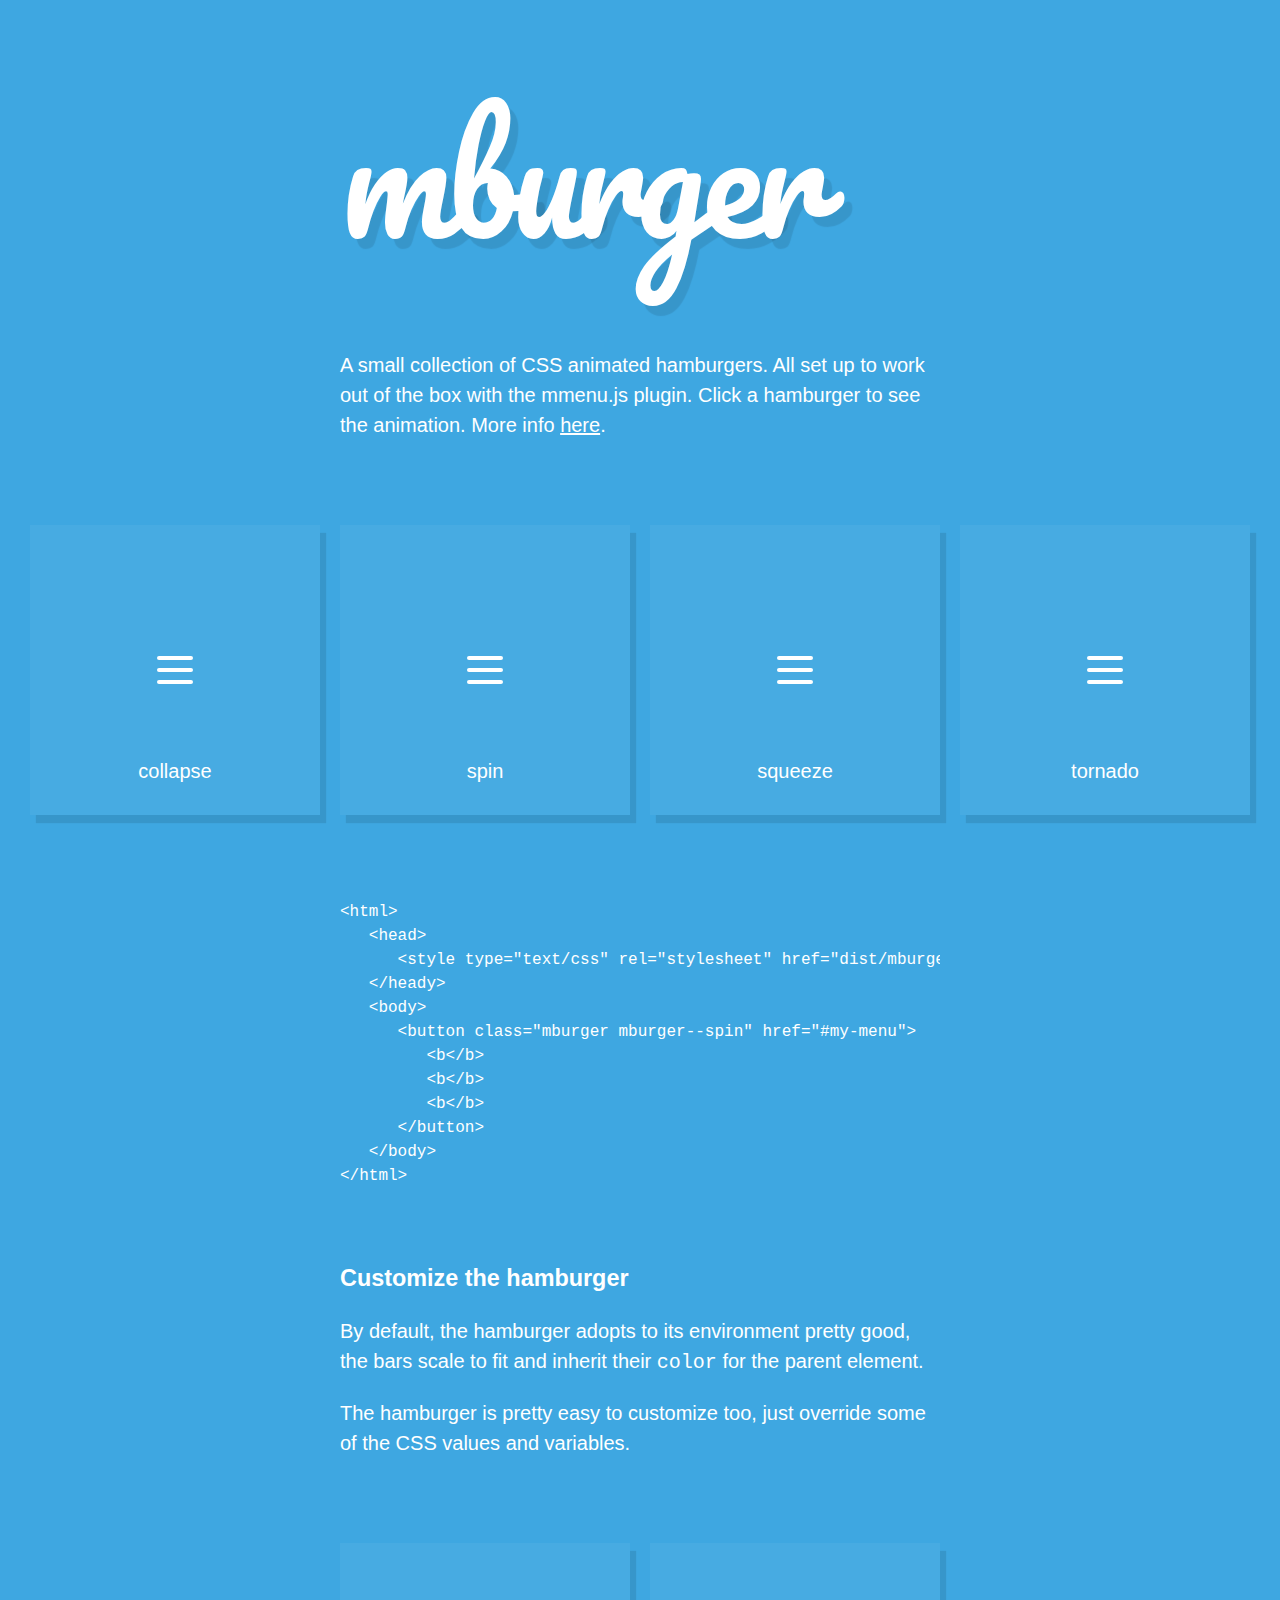
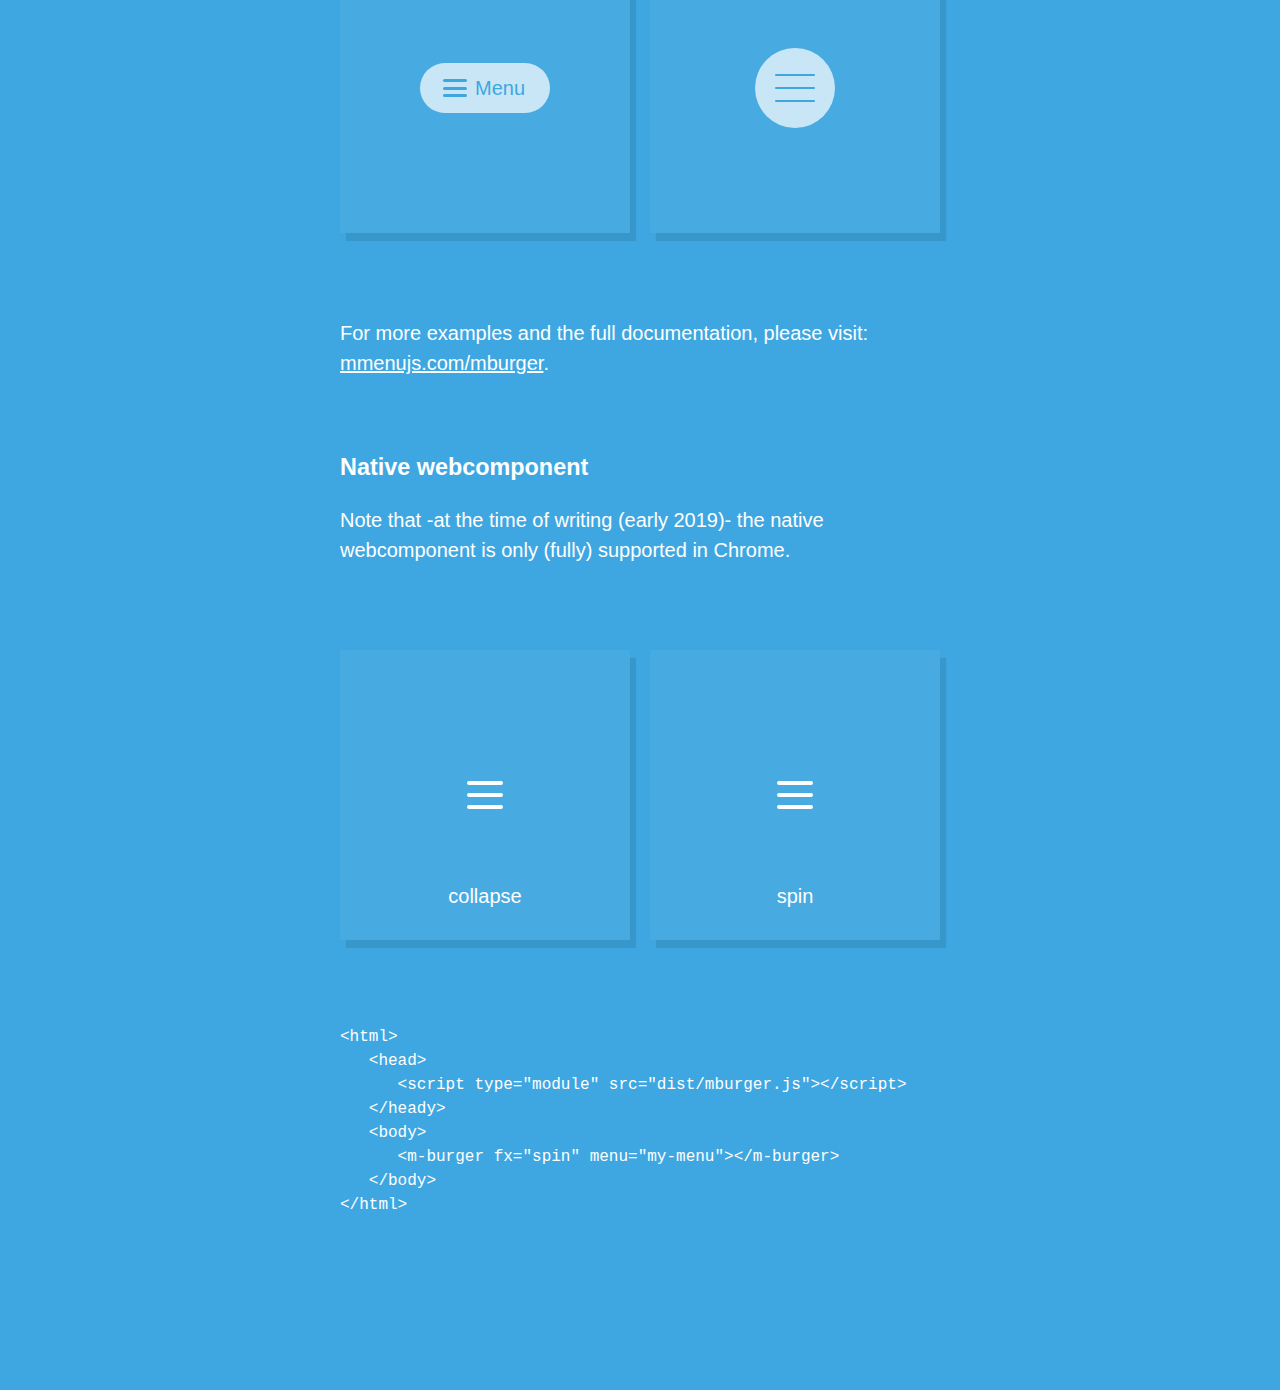
<file: libs/mburger/index.html>
<!DOCTYPE html>
<html>
	<head>
		<meta charset="utf-8" />
		<meta name="author" content="www.frebsite.nl" />
		<meta content="width=600px user-scalable=yes" name="viewport" />
		<meta name="robots" content="noindex, nofollow" />

		<title>mburger, CSS animated hamburgers!</title>

		<link type="text/css" rel="stylesheet" href="http://fonts.googleapis.com/css?family=Pacifico" />
		<link type="text/css" rel="stylesheet" href="bin/demo.css" />
		<link type="text/css" rel="stylesheet" href="dist/mburger.css" />

		<script type="module" src="dist/mburger.js"></script>
	</head>
	<body>
		<div id="page">

			<h1>mburger</h1>
			<p>A small collection of CSS animated hamburgers.
				All set up to work out of the box with the mmenu.js plugin.
				Click a hamburger to see the animation.
				More info <a href="https://www.mmenujs.com/mburger" target="_blank">here</a>.</p>

			<div class="xmpls">

				<div class="xmpl">
					<button class="mburger mburger--collapse">
						<b></b>
						<b></b>
						<b></b>
					</button>
					<span>collapse</span>
				</div>
				<div class="xmpl">
					<button class="mburger mburger--spin">
						<b></b>
						<b></b>
						<b></b>
					</button>
					<span>spin</span>
				</div>
				<div class="xmpl">
					<button class="mburger mburger--squeeze">
						<b></b>
						<b></b>
						<b></b>
					</button>
					<span>squeeze</span>
				</div>
				<div class="xmpl">
					<button class="mburger mburger--tornado">
						<b></b>
						<b></b>
						<b></b>
					</button>
					<span>tornado</span>
				</div>

			 </div>

<pre>
&lt;html&gt;
   &lt;head&gt;
      &lt;style type="text/css" rel="stylesheet" href="dist/mburger.css"&gt;
   &lt;/heady&gt;
   &lt;body&gt;
      &lt;button class="mburger mburger--spin" href="#my-menu"&gt;
         &lt;b&lt;/b&gt;
         &lt;b&lt;/b&gt;
         &lt;b&lt;/b&gt;
      &lt;/button&gt;
   &lt;/body&gt;
&lt;/html&gt;
</pre>

			<h3>Customize the hamburger</h3>
			<p>By default, the hamburger adopts to its environment pretty good,
				the bars scale to fit and inherit their <code>color</code> for the parent element.</p>
			<p>The hamburger is pretty easy to customize too,
				just override some of the CSS values and variables.</p>

			<div class="xmpls">
				<div class="xmpl">
					<button class="reset custom-button-1">
						<span class="mburger mburger--spin">
							<b></b>
							<b></b>
							<b></b>
							<span>Menu</span>
						</span>
					</button>
				</div>

				<div class="xmpl">
					<button class="custom-button-2 mburger mburger--spin">
						<b></b>
						<b></b>
						<b></b>
					</button>
				</div>

			</div>

			<p>For more examples and the full documentation, please visit: <a href="https://www.mmenujs.com/mburger" target="_blank">mmenujs.com/mburger</a>.</p>

			<br />

			<h3>Native webcomponent</h3>
			<p>Note that -at the time of writing (early 2019)- the native webcomponent is only (fully) supported in Chrome.</p>

			<div class="xmpls">
				<div class="xmpl">
					<m-burger fx="collapse"></m-burger>
					<span>collapse</span>
				</div>

				<div class="xmpl">
					<m-burger fx="spin"></m-burger>
					<span>spin</span>
				</div>
			</div>

<pre>
&lt;html&gt;
   &lt;head&gt;
      &lt;script type="module" src="dist/mburger.js"&gt;&lt;/script&gt;
   &lt;/heady&gt;
   &lt;body&gt;
      &lt;m-burger fx="spin" menu="my-menu"&gt;&lt;/m-burger&gt;
   &lt;/body&gt;
&lt;/html&gt;
</pre>

		</div>

		<script>
			document.addEventListener('click', ( evnt ) => {
				var target = evnt.target;
				let xmpl = target.closest('.xmpl');
				if ( xmpl ) {
					let webcomponent = xmpl.querySelector( 'm-burger' );
					if ( webcomponent ) {
						if ( webcomponent.getAttribute( 'state' ) ) {
							webcomponent.removeAttribute( 'state' );
						} else {
							webcomponent.setAttribute( 'state', 'cross' );
						}
					} else {
						xmpl.classList.toggle( 'mm-wrapper_opened' );
					}
				}
			});
		</script>
	</body>
</html>
</file>
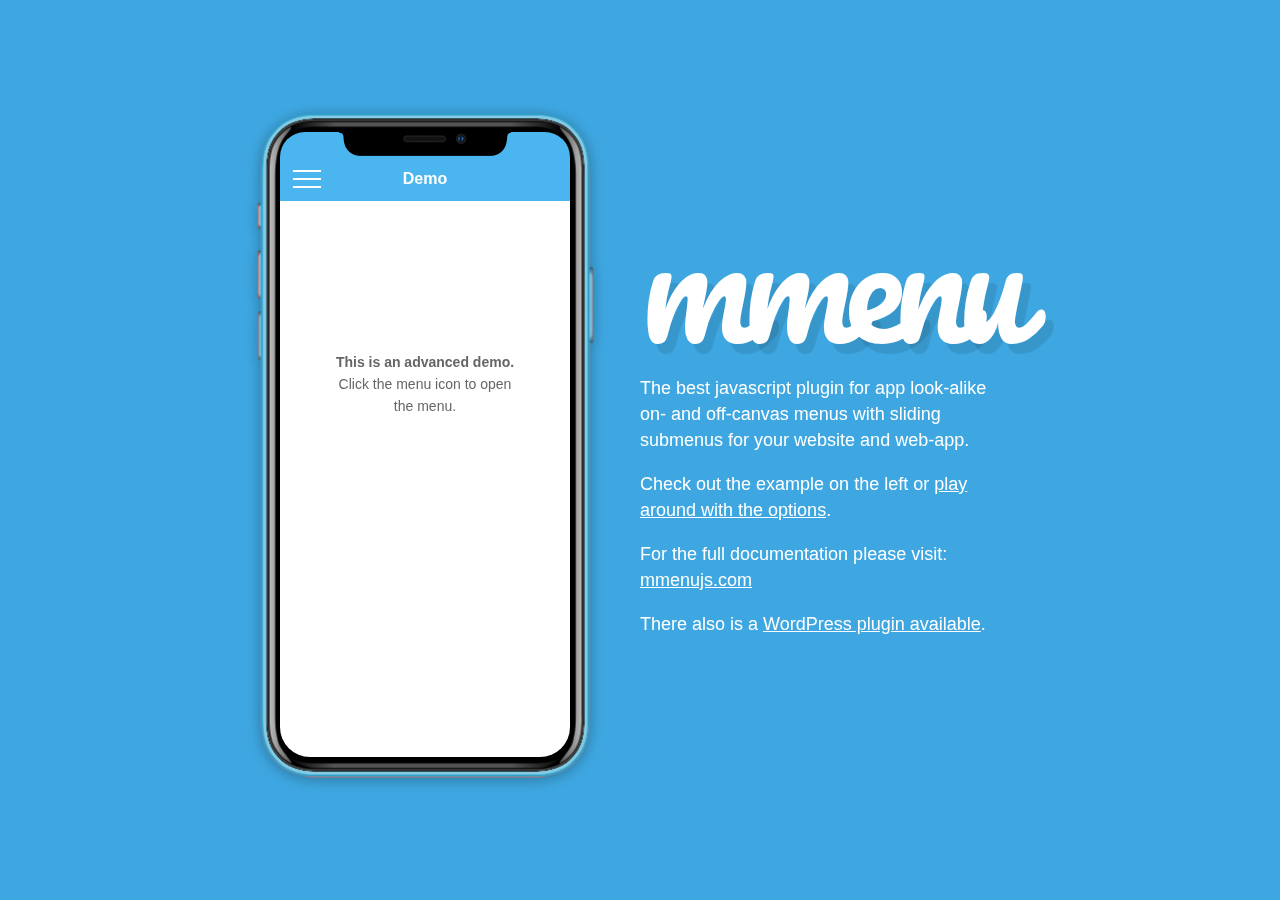
<file: libs/mmenu/index.html>
<!DOCTYPE html>
<html>
	<head>
		<meta charset="utf-8" />
		<meta name="author" content="www.frebsite.nl" />
		<meta content="width=600px user-scalable=yes" name="viewport" />
		<meta name="robots" content="noindex, nofollow" />

		<title>mmenu.js, app look-alike menus with sliding submenus.</title>

		<link type="text/css" rel="stylesheet" href="http://fonts.googleapis.com/css?family=Pacifico" />
		<link type="text/css" rel="stylesheet" href="demo/css/site.css" />
	</head>
	<body>
		<div id="wrapper">
			<div class="phone">
				<iframe name="phone" src="demo/advanced.html" frameborder="0" width="320" height="480"></iframe>
			</div>
			<div id="page">
				<h1>mmenu</h1>
				<p>The best javascript plugin for app look-alike on- and off-canvas menus with sliding submenus for your website and web-app.</p>
				<p>Check out the example on the left or <a href="https://mmenujs.com/examples.html" target="_blank">play around with the options</a>.</p>
				<p>For the full documentation please visit: <a href="https://mmenujs.com" target="_blank">mmenujs.com</a></p>
				<p>There also is a <a href="http://mmenujs.com/wordpress-plugin">WordPress plugin available</a>.</p>
			</div>
		</div>
	</body>
</html>
</file>
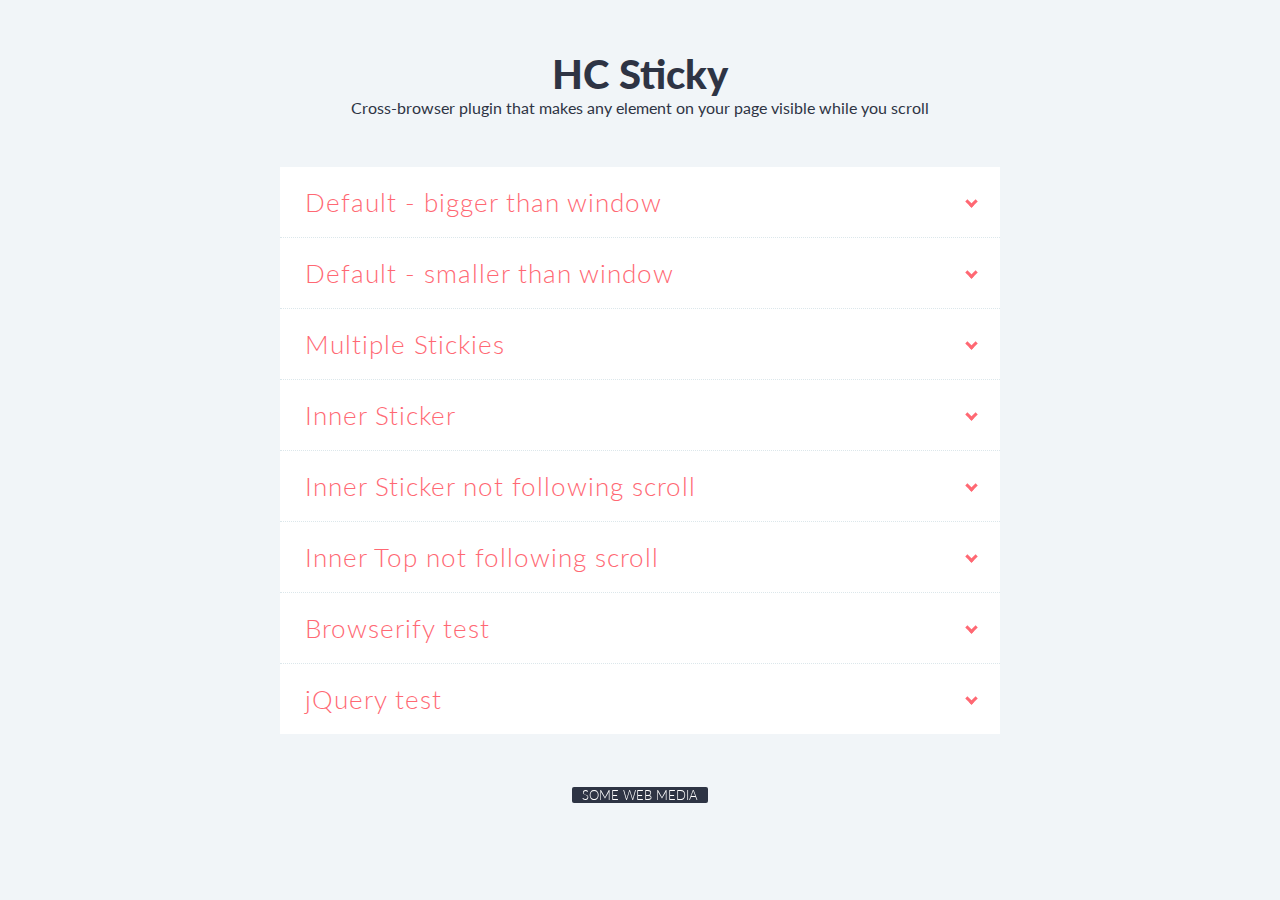
<file: libs/hc-sticky/docs/index.html>
<!DOCTYPE html>
<html>

<head>
  <meta charset="UTF-8">
  <title>HC Sticky</title>
  <link rel="stylesheet" href="https://fonts.googleapis.com/css?family=Lato:300,400,900">
  <link rel="stylesheet" href="demo.css">
</head>

<body class="home">

  <h1>HC Sticky</h1>

  <h3>Cross-browser plugin that makes any element on your page visible while you scroll</h3>

  <ul>
    <li>
      <input type="checkbox" checked>
      <i></i>
      <h2>Default - bigger than window</h2>
      <p>Page with a sidebar that is bigger than window height. Sidebar should stick to the bottom of the page when scrolled down, and to the top of the page when scrolled up.</p>
      <p><a href="./demo_1.html" target="_blank">Launch Demo</a></p>
    </li>
    <li>
      <input type="checkbox" checked>
      <i></i>
      <h2>Default - smaller than window</h2>
      <p>Page with a sidebar that is smaller than window height. Sidebar should stick to the top of the page when scrolled down or up.</p>
      <p><a href="./demo_2.html" target="_blank">Launch Demo</a></p>
    </li>
    <li>
      <input type="checkbox" checked>
      <i></i>
      <h2>Multiple Stickies</h2>
      <p>Nice example showing multiple stickies on one page.</p>
      <p><a href="./demo_3.html" target="_blank">Launch Demo</a></p>
    </li>
    <li>
      <input type="checkbox" checked>
      <i></i>
      <h2>Inner Sticker</h2>
      <p>Use <code>innerSticker</code> option to stick at a certain element. In this example, sticky will stick to the second box inside the sidebar only when you go <strong>up</strong>. When you go down it sticks to the bottom of the sidebar.</p>
      <p><a href="./demo_4.html" target="_blank">Launch Demo</a></p>
    </li>
    <li>
      <input type="checkbox" checked>
      <i></i>
      <h2>Inner Sticker not following scroll</h2>
      <p>Use <code>innerSticker</code> option to stick at a certain element, and <code>followScroll:false</code> so the sidebar doesn't follow the scroll once attached. In this example, sticky will stick to the second box inside the sidebar when you go <strong>down</strong> or <strong>up</strong>.</p>
      <p><a href="./demo_5.html" target="_blank">Launch Demo</a></p>
    </li>
    <li>
      <input type="checkbox" checked>
      <i></i>
      <h2>Inner Top not following scroll</h2>
      <p>Use <code>innerTop</code> option to stick after a certain distance, and <code>followScroll:false</code> so the sidebar doesn't follow the scroll once attached. In this example, sticky will stick 200px from top inside the sidebar when you go <strong>down</strong> or <strong>up</strong>.</p>
      <p><a href="./demo_6.html" target="_blank">Launch Demo</a></p>
    </li>
    <li>
      <input type="checkbox" checked>
      <i></i>
      <h2>Browserify test</h2>
      <p>HC-Sticky called through browserify.</p>
      <p><a href="./demo_browserify.html" target="_blank">Launch Demo</a></p>
    </li>
    <li>
      <input type="checkbox" checked>
      <i></i>
      <h2>jQuery test</h2>
      <p>HC-Sticky called with jQuery.</p>
      <p><a href="./demo_jquery.html" target="_blank">Launch Demo</a></p>
    </li>
  </ul>

  <a href="http://somewebmedia.com" target="_blank" id="swm">Some Web Media</a>

</body>
</html>
</file>
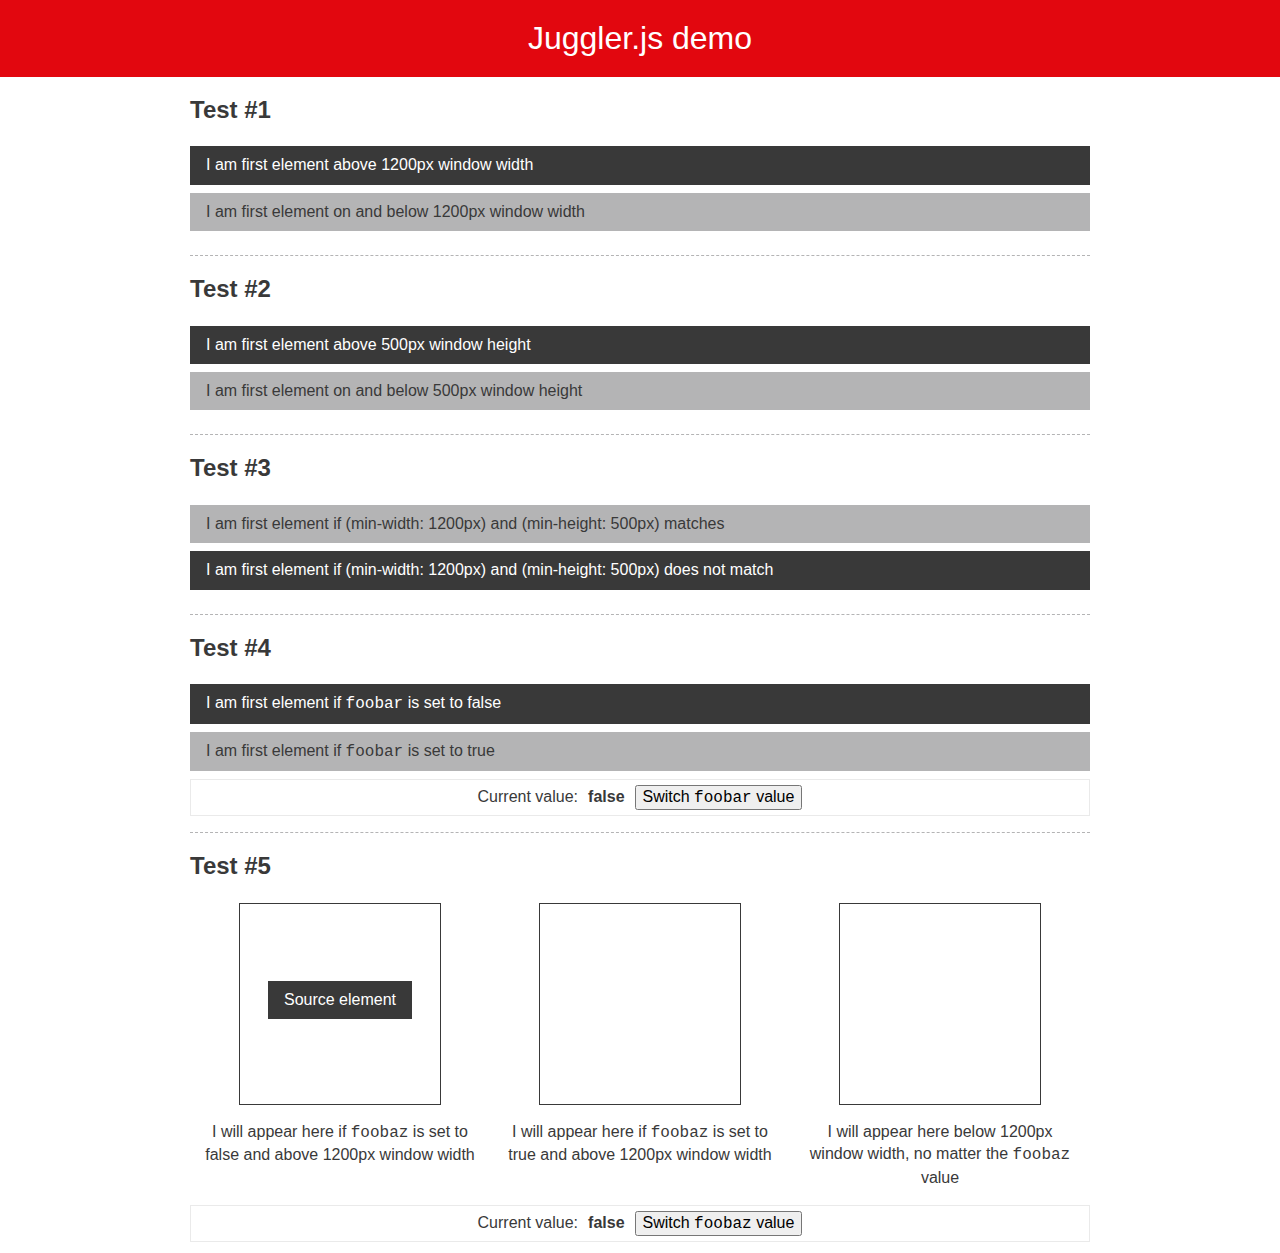
<file: libs/juggler/demo/index.html>
<!doctype html>
<html class="no-js" lang="en">
    <head>
        <meta charset="utf-8">
        <meta http-equiv="x-ua-compatible" content="ie=edge">
        <title>Juggler.js demo</title>
        <meta name="description" content="">
        <meta name="viewport" content="width=device-width, initial-scale=1">
        <link rel="stylesheet" href="normalize.css">
        <link rel="stylesheet" href="main.css">
        <!--<script src="../dist/juggler.min.js"></script>-->
        <script src="../dist/juggler.js"></script>
        <script>
            document.addEventListener('DOMContentLoaded', function () {
                Juggler.init();

                // Test 4
                document.querySelector('[data-test4-toggler]').addEventListener('click', function (e) {
                    e.preventDefault();
                    var flag = !Juggler.getFlag('foobar');
                    Juggler.setFlag('foobar', flag);
                    document.querySelector('[data-test4-toggler-value]').innerText = flag ? 'true' : 'false';
                });

                // Test 5
                document.querySelector('[data-test5-toggler]').addEventListener('click', function (e) {
                    e.preventDefault();
                    var flag = !Juggler.getFlag('foobaz');
                    Juggler.setFlag('foobaz', flag);
                    document.querySelector('[data-test5-toggler-value]').innerText = flag ? 'true' : 'false';
                });
            });
        </script>
    </head>
    <body>
        <h1>Juggler.js demo</h1>

        <div class="container">
            <div class="test">
                <h2>Test #1</h2>
                <div class="test-element" data-juggler-source="test1">I am first element above 1200px window width</div>
                <div class="test-element test-element--alt">I am first element on and below 1200px window width</div>
                <div data-juggler-target="test1" data-juggler-media-query="(max-width: 1200px)"></div>
            </div>

            <div class="test">
                <h2>Test #2</h2>
                <div class="test-element" data-juggler-source="test2">I am first element above 500px window height</div>
                <div class="test-element test-element--alt">I am first element on and below 500px window height</div>
                <div data-juggler-target="test2" data-juggler-media-query="(max-height: 500px)"></div>
            </div>

            <div class="test">
                <h2>Test #3</h2>
                <div class="test-element" data-juggler-source="test3">I am first element if (min-width: 1200px) and (min-height: 500px) does not match</div>
                <div class="test-element test-element--alt">I am first element if (min-width: 1200px) and (min-height: 500px) matches</div>
                <div data-juggler-target="test3" data-juggler-media-query="(min-width: 1200px) and (min-height: 500px)"></div>
            </div>

            <div class="test">
                <h2>Test #4</h2>
                <div class="test-element" data-juggler-source="test4">I am first element if <code>foobar</code> is set to false</div>
                <div class="test-element test-element--alt">I am first element if <code>foobar</code> is set to true</div>
                <div data-juggler-target="test4" data-juggler-flag="foobar"></div>
                <div class="test-element-toggler">
                    <span>Current value: </span>
                    <strong data-test4-toggler-value>false</strong>
                    <button data-test4-toggler>Switch <code>foobar</code> value</button>
                </div>
            </div>

            <div class="test">
                <h2>Test #5</h2>
                <div class="test-boxes">
                    <div class="test-box">
                        <div class="test-box__content">
                            <div class="test-element" data-juggler-source="test5">Source element</div>
                        </div>
                        <div class="test-box__caption">I will appear here if <code>foobaz</code> is set to false and above 1200px window width</div>
                    </div>
                    <div class="test-box">
                        <div class="test-box__content">
                            <div data-juggler-target="test5" data-juggler-flag="foobaz"></div>
                        </div>
                        <div class="test-box__caption">I will appear here if <code>foobaz</code> is set to true and above 1200px window width</div>
                    </div>
                    <div class="test-box">
                        <div class="test-box__content">
                            <div data-juggler-target="test5" data-juggler-media-query="(max-width: 1200px)"></div>
                        </div>
                        <div class="test-box__caption">I will appear here below 1200px window width, no matter the <code>foobaz</code> value</div>
                    </div>
                </div>

                <div class="test-element-toggler">
                    <span>Current value: </span>
                    <strong data-test5-toggler-value>false</strong>
                    <button data-test5-toggler>Switch <code>foobaz</code> value</button>
                </div>
            </div>
        </div>
    </body>
</html>
</file>
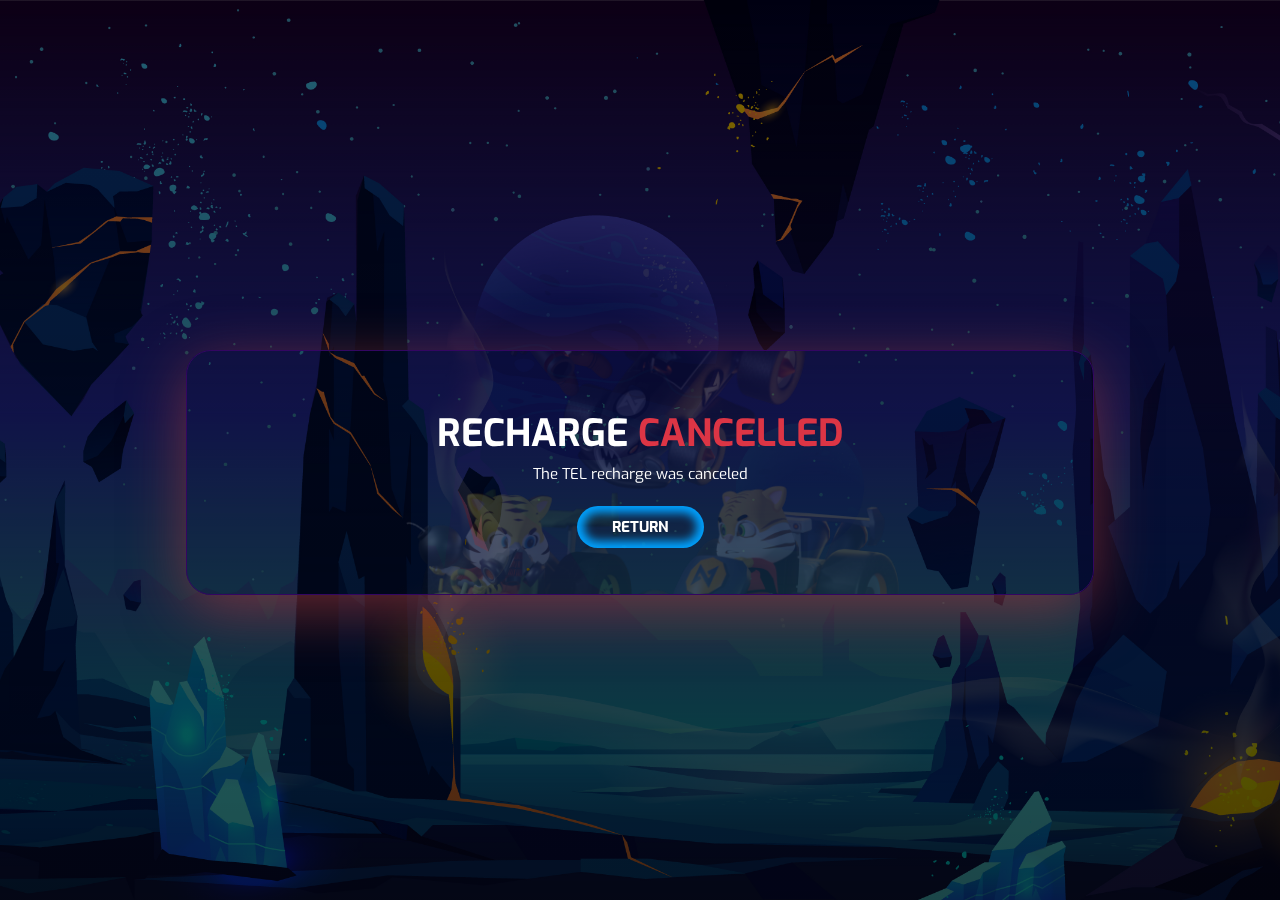
<file: cancel.html>
<!doctype html>
<html lang="es">

<head>
    <!-- Required meta tags -->
    <meta charset="utf-8">
    <meta name="viewport" content="width=device-width, initial-scale=1, shrink-to-fit=no">
    <title>Neraverse Legendary</title>

    <!-- Cargando Bootstrap CSS -->
    <link rel="stylesheet" href="libs/bootstrap/css/bootstrap.css">

    <!-- Cargando fuentes de Google-->
    <!-- <link rel="preconnect" href="https://fonts.googleapis.com">
    <link rel="preconnect" href="https://fonts.gstatic.com" crossorigin>
    <link
        href="https://fonts.googleapis.com/css2?family=Oxanium:wght@300;500;700&family=Poppins:wght@200;500;700&display=swap"
        rel="stylesheet"> -->

    <link rel="icon" href="images/logo/iconNera.svg" sizes="32x32">

    <link rel="preconnect" href="https://fonts.googleapis.com">
    <link rel="preconnect" href="https://fonts.gstatic.com" crossorigin>
    <link href="https://fonts.googleapis.com/css2?family=Exo:wght@300;500;700&family=Metal+Mania&display=swap"
        rel="stylesheet">

    <!-- Cargando "Font Awesome" -->
    <link rel="stylesheet" href="libs/fontawesome/css/all.min.css">
    <link rel="stylesheet" href="css/aos.css">

    <!-- Cargando "Swiper.js" -->
    <link rel="stylesheet" href="libs/swiper/package/css/swiper.min.css">




    <!-- Cargando "Estilos personalizados" -->
    <link rel="stylesheet" href="css/estilos.css">

</head>

<body>

    <div id="my-page"
        style="background:linear-gradient(rgba(0,0,0,.5), rgba(0,0,0,.7)), url('images/portadas/portada3.jpg') center center / cover ; background-repeat: no-repeat;">
        <div id="particle-js"></div>



        <section
            class="py-5 d-flex justify-content-center align-items-center section-login section-panel cancel-buy overflow-hidden"
            style="min-height: 100vh;">
            <div class="container">

                <div id="" class="row mt-5 pt-5 mt-lg-0 mx-0 mx-sm-3 mx-lg-0 align-items-center justify-content-around">

                    <div class="col-xl-10 col-lg-12 col-md-6 py-4 py-lg-0 text-center" data-aos="zoom-in-down"
                        data-aos-once="true">
                        <div class="content-nft-box bg-detail">
                            <div class="front">
                                <div class="front-body">
                                    <h3 class="fw-bold h1 w-75 mt-3 mx-auto">RECHARGE <span
                                            class="text-danger">CANCELLED</span></h3>
                                    <p>The TEL recharge was canceled</p>

                                    <a href="index.html" class="btn btn-secundario mt-3 mt-lg-1">return</a>



                                </div>
                            </div>
                        </div>
                    </div>


                </div>

            </div>
            <div class="capa"></div>
        </section>





        <!-- <a href="#" class="back-to-top"><i class="fas fa-arrow-up"></i></a> -->







    </div> <!-- Fin de #my-page -->




    <!-- Carga de jQuery -->
    <script src="libs/jquery/jquery-3.4.1.min.js"></script>


    <!-- Carga de Popper.js -->
    <script src="libs/popper.js/popper.min.js"></script>

    <!-- Carga de Bootstrap.js -->
    <script src="libs/bootstrap/js/bootstrap.min.js"></script>

    <!-- Particle JS -->
    <script src="js/particles.min.js"></script>


    <script src="js/aos.js"></script>

    <!-- Carga de Swiper.js -->
    <script src="libs/swiper/package/js/swiper.min.js"></script>

    <script>

    </script>


    <!-- Carga de mis-scripts.js | Inicia las funiones de los scripts -->
    <script src="js/mis-scripts.js"></script>




</body>

</html>
</file>
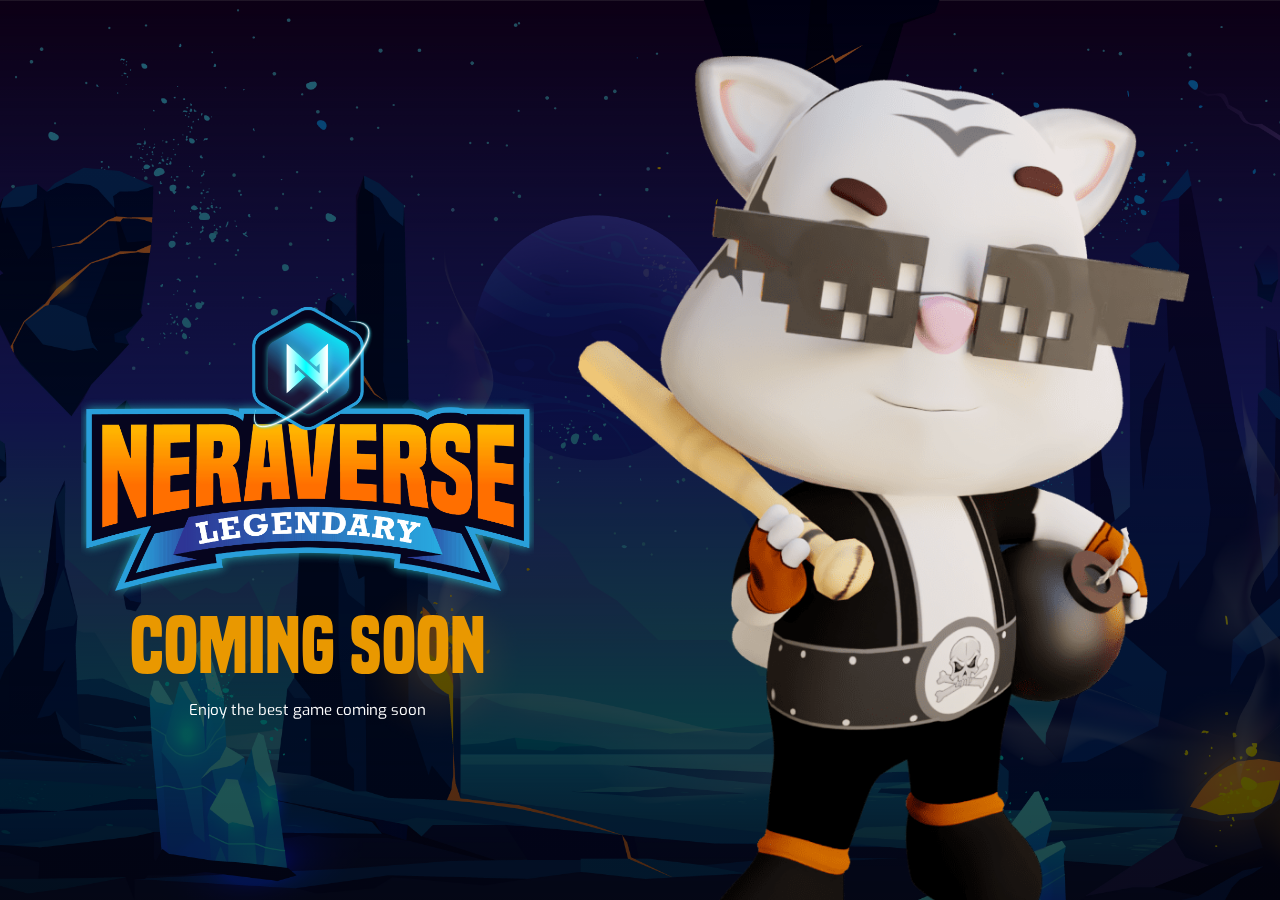
<file: comming.html>
<!doctype html>
<html lang="es">

<head>
    <!-- Required meta tags -->
    <meta charset="utf-8">
    <meta name="viewport" content="width=device-width, initial-scale=1, shrink-to-fit=no">
    <title>Neraverse Legendary</title>

    <!-- Cargando Bootstrap CSS -->
    <link rel="stylesheet" href="libs/bootstrap/css/bootstrap.css">

    <!-- Cargando fuentes de Google-->
    <!-- <link rel="preconnect" href="https://fonts.googleapis.com">
    <link rel="preconnect" href="https://fonts.gstatic.com" crossorigin>
    <link
        href="https://fonts.googleapis.com/css2?family=Oxanium:wght@300;500;700&family=Poppins:wght@200;500;700&display=swap"
        rel="stylesheet"> -->

    <link rel="icon" href="images/logo/iconNera.svg" sizes="32x32">

    <link rel="preconnect" href="https://fonts.googleapis.com">
    <link rel="preconnect" href="https://fonts.gstatic.com" crossorigin>
    <link href="https://fonts.googleapis.com/css2?family=Exo:wght@300;500;700&family=Metal+Mania&display=swap"
        rel="stylesheet">

    <link rel="stylesheet" href="css/aos.css">

    <!-- Cargando "Swiper.js" -->
    <link rel="stylesheet" href="libs/swiper/package/css/swiper.min.css">




    <!-- Cargando "Estilos personalizados" -->
    <link rel="stylesheet" href="css/estilos.css">

</head>

<body>

    <div id="my-page"
        style="background:linear-gradient(rgba(0,0,0,.5), rgba(0,0,0,.7)), url('images/portadas/portada3.jpg') center center / cover ; background-repeat: no-repeat;">
        <div id="particle-js"></div>



        <section class="py-5 section-game overflow-hidden" style="height: 100vh;">
            <div class="container">
                <div class="row align-items-center justify-content-center">
                    <div class="col-lg-5 text-center">
                        <img src="images/logo/LOGO NERAVERSE PNG.png" class="img-fluid imagenPor mx-auto" alt=""
                            data-aos="zoom-in-left" data-aos-once="true">
                        <h1 class="display-1 fw-bold text-uppercase text-primary text-center h1"
                            data-aos="zoom-in-right" data-aos-once="true">Coming soon</h1>
                        <p data-aos="zoom-in-down" data-aos-once="true">Enjoy the best game coming soon</p>
                    </div>
                    <div class="col-lg-7 text-center">
                        <img src="images/tigre.png" class="img-fluid imagenTigre mx-auto" alt="" data-aos="zoom-in-up"
                            data-aos-once="true">
                    </div>
                </div>
            </div>
            <div class="capa"></div>
        </section>









        <!-- <a href="#" class="back-to-top"><i class="fas fa-arrow-up"></i></a> -->







    </div> <!-- Fin de #my-page -->




    <!-- Carga de jQuery -->
    <script src="libs/jquery/jquery-3.4.1.min.js"></script>

    <!-- Carga de Popper.js -->
    <script src="libs/popper.js/popper.min.js"></script>

    <!-- Carga de Bootstrap.js -->
    <script src="libs/bootstrap/js/bootstrap.min.js"></script>

    <!-- Particle JS -->
    <script src="js/particles.min.js"></script>


    <script src="js/aos.js"></script>

    <!-- Carga de Swiper.js -->
    <script src="libs/swiper/package/js/swiper.min.js"></script>

    <script>

    </script>


    <!-- Carga de mis-scripts.js | Inicia las funiones de los scripts -->
    <script src="js/mis-scripts.js"></script>




</body>

</html>
</file>
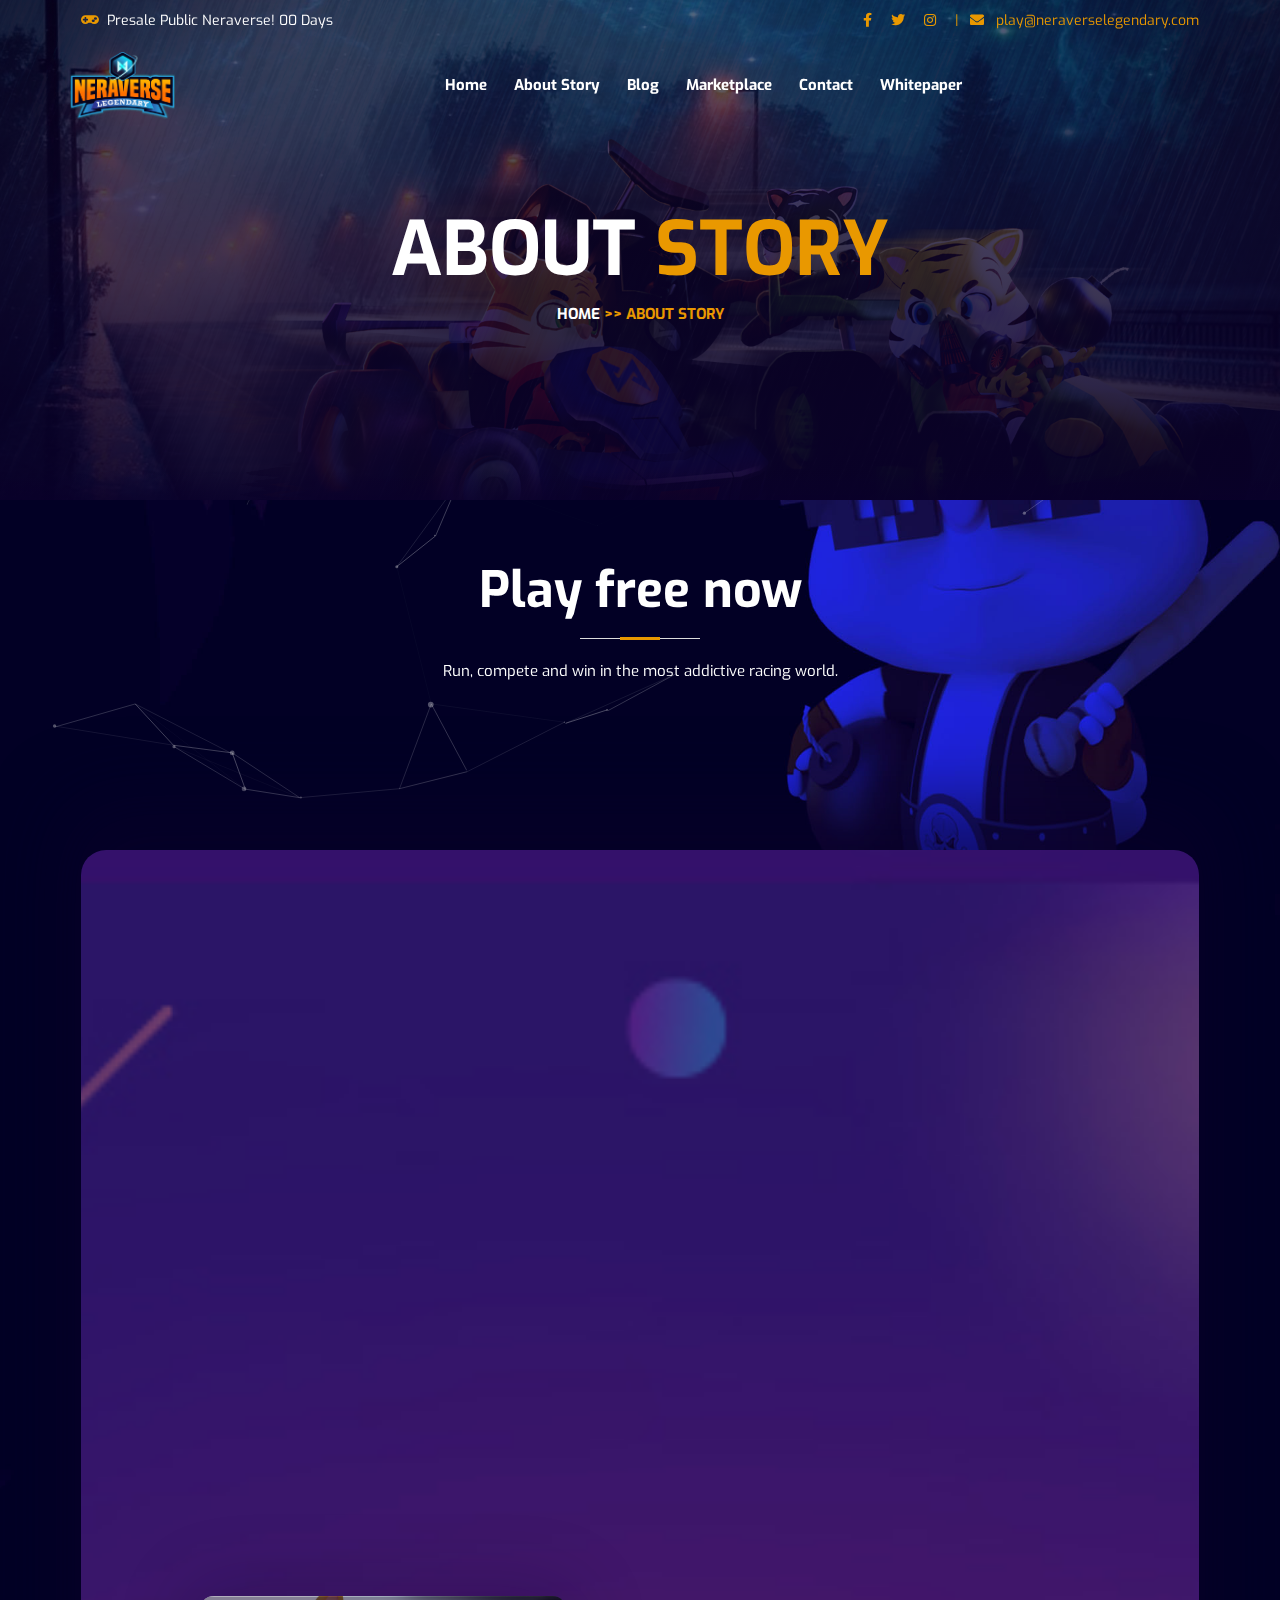
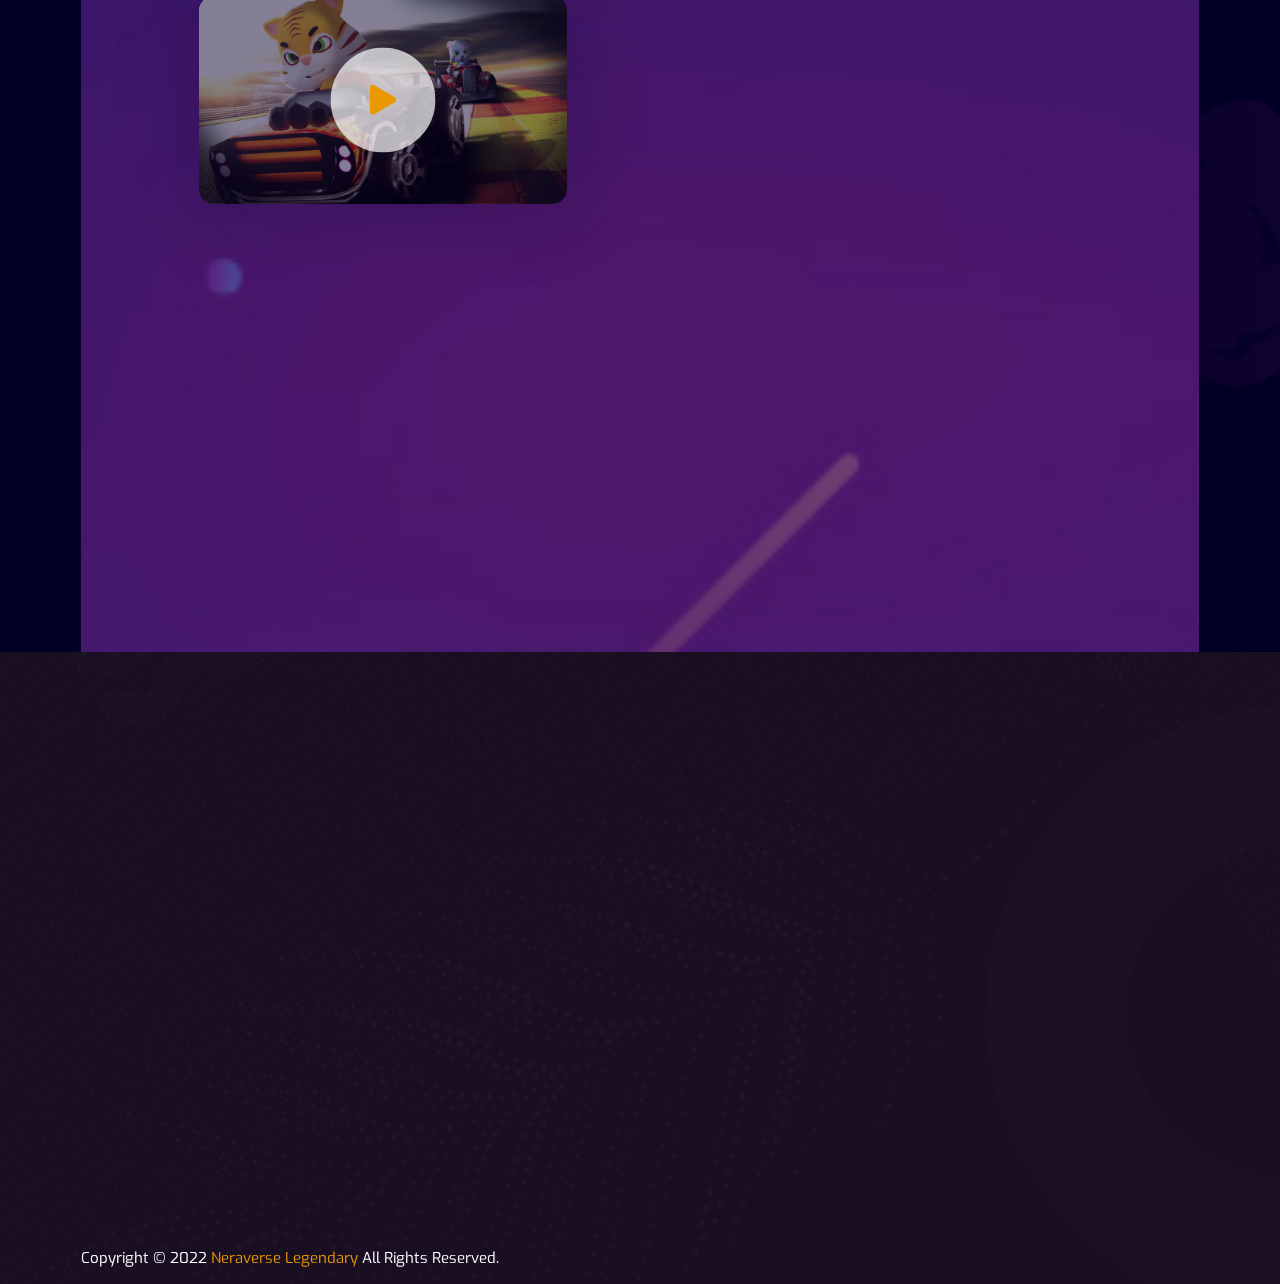
<file: history.html>
<!doctype html>
<html lang="es">

<head>
    <!-- Required meta tags -->
    <meta charset="utf-8">
    <meta name="viewport" content="width=device-width, initial-scale=1, shrink-to-fit=no">
    <title>About Story</title>

    <!-- metatags para el seo -->

    <meta name="twitter:card" content="summary" />
    <meta name="twitter:site" content="@storyneraverselegendary" />
    <meta name="twitter:title" content="Story of Neraverse Legendary" />
    <meta name="twitter:url" content="https://neraverselegendary.com/history.html" />
    <meta name="twitter:description"
        content="'Our passion is to create a totally fun game, and committed to teaching how to take care of our planet.' - Neraverse Legendary" />
    <meta name="twitter:image" content="https://neraverselegendary.com/images/logo/neraRedimen.png" />
    <meta property="og:site_name" content="Neraverse Legendary" />
    <meta property="og:title" content="Story of Neraverse Legendary" />
    <meta property="og:description"
        content="'Our passion is to create a totally fun game, and committed to teaching how to take care of our planet.' - Neraverse Legendary" />
    <meta property="og:image" itemprop="image" content="https://neraverselegendary.com/images/logo/neraRedimen.png" />
    <meta property="og:type" content="website" />
    <meta property="og:url" content="https://neraverselegendary.com/history.html" />


    <!-- Cargando Bootstrap CSS -->
    <link rel="stylesheet" href="libs/bootstrap/css/bootstrap.css">

    <!-- Cargando fuentes de Google-->
    <!-- <link rel="preconnect" href="https://fonts.googleapis.com">
    <link rel="preconnect" href="https://fonts.gstatic.com" crossorigin>
    <link
        href="https://fonts.googleapis.com/css2?family=Oxanium:wght@300;500;700&family=Poppins:wght@200;500;700&display=swap"
        rel="stylesheet"> -->

    <link rel="icon" href="images/logo/iconNera.svg" sizes="32x32">

    <link rel="preconnect" href="https://fonts.googleapis.com">
    <link rel="preconnect" href="https://fonts.gstatic.com" crossorigin>
    <link href="https://fonts.googleapis.com/css2?family=Exo:wght@300;500;700&family=Metal+Mania&display=swap"
        rel="stylesheet">
    <!-- Cargando "Font Awesome" -->
    <link rel="stylesheet" href="libs/fontawesome/css/all.min.css">

    <!-- Cargando "Mmenu" -->
    <link rel="stylesheet" href="libs/mmenu/dist/mmenu.css">

    <!-- Cargando "Mburger" -->
    <link rel="stylesheet" href="libs/mburger/dist/mburger.css">

    <link rel="stylesheet" href="css/animate.css">

    <link rel="stylesheet" href="css/venobox.css">

    <link rel="stylesheet" href="css/aos.css">

    <!-- Cargando "Swiper.js" -->
    <link rel="stylesheet" href="libs/swiper/package/css/swiper.min.css">




    <!-- Cargando "Estilos personalizados" -->
    <link rel="stylesheet" href="css/estilos.css">

</head>

<body>

    <div id="my-page" style="background: url('images/portadas/bg.jpg') center bottom / cover;">
        <div id="particle-js"></div>

        <section class="py-5 section-nav d-flex align-items-center justify-content-center">
            <header id="presentacion" class="fixed-top">
                <div id="topbar" class="d-none d-lg-flex align-items-center" style="background: transparent;">
                    <div class="container d-flex justify-content-between">
                        <div class="contact-info mr-auto text-white">
                            <i class="fas fa-gamepad"></i> Presale Public Neraverse! <span>00</span> Days

                        </div>
                        <div class="social-links">
                            <a href="https://www.facebook.com/Neraverse-legendary-105524995222898" class="facebook"><i
                                    class="fab fa-facebook-f"></i></a>
                            <a href="https://twitter.com/neraversel" class="twitter"><i class="fab fa-twitter"></i></a>
                            <a href="https://www.instagram.com/neraverse.official" class="twitter"><i
                                    class="fab fa-instagram"></i></a>
                            <a href="mailto:play@neraverselegendary.com" class="text-decoration-none">| <i
                                    class="fas fa-envelope px-2"></i>
                                play@neraverselegendary.com</a>
                        </div>
                    </div>
                </div>
                <!-- Seccion #navegacion -->
                <nav class="navbar navbar-expand-lg navbar-dark py-3 py-lg-0 px-0" id="navegacion">
                    <div class="container align-items-stretch flex-nowrap px-0">

                        <button class="navbar-toggler collapsed mburger mburger--spin" type="button"
                            data-toggle="collapse" data-target="#menu-principal" aria-controls="menu-prncipal"
                            aria-expanded="false" aria-label="Toggle navigation">
                            <b></b>
                            <b></b>
                            <b></b>

                        </button>

                        <a class="navbar-brand align-self-center" href="index.html">
                            <img src="images/logo/LOGO NERAVERSE PNG.png" alt="" width="20">
                        </a>

                        <div class="navbar-collapse collapse" id="menu-principal">
                            <ul class="navbar-nav mx-auto">
                                <li class="nav-item">
                                    <a class="nav-link" href="index.html">Home</a>
                                </li>
                                <li class="nav-item">
                                    <a class="nav-link" href="history.html">About
                                        Story</a>
                                </li>
                                <li class="nav-item">
                                    <a class="nav-link" href="https://blog.neraverselegendary.com/">Blog</a>
                                </li>
                                <li class="nav-item">
                                    <a class="nav-link"
                                        href="https://marketplace.neraverselegendary.com/">Marketplace</a>
                                </li>
                                <li class="nav-item">
                                    <a class="nav-link" href="https://neraverselegendary.com/contact/">Contact</a>
                                </li>
                                <li class="nav-item">
                                    <a class="nav-link" href="https://whitepaper.neraverselegendary.com/">Whitepaper</a>
                                </li>
                            </ul>
                        </div>

                        <div class="section-login mt-2 mt-lg-4 me-2 me-lg-0 d-none">
                            <a href="https://app.neraverselegendary.com/" class="btn btn-primario "><i
                                    class="fas fa-sign-in-alt me-sm-2"></i> <i class="fas fa-user d-sm-none"></i><span
                                    class="d-none d-sm-inline-block">Sign
                                    in</span></a>
                        </div>

                    </div>
                </nav>
                <!-- 
                <form class="collapse d-xl-flex align-items-xl-center mr-xl-0" id="formulario-buscar"
                    data-juggler-source="caja-buscar">

                    <div class="input-group p-3 p-xl-0">
                        <input type="text" name="campo-buscar" class="form-control campo-buscar"
                            placeholder="Buscar en Neraverse">
                        <div class="input-group-append">
                            <button class="btn btn-warning boton-buscar h-100 py-0 px-4 px-xl-2" type="button">
                                <i class="fas fa-search fa-lg pt-2"></i>
                            </button>
                        </div>
                    </div>

                </form> -->

            </header>
            <div class="container">
                <div class="row text-center pt-5">
                    <h2 class="display-1 fw-bold text-uppercase text-white" data-aos="zoom-in-right"
                        data-aos-once="true">About <span class="text-primary">Story</span></h2>
                    <p class="fw-bold text-uppercase text-primary"><a href="index.html"
                            class="text-decoration-none text-white">HOME </a>>> About story</p>
                </div>
            </div>
            <div class="capa"></div>
        </section>

        <section id="services" class="services contenido-history">
            <div class="container">
                <div class="section-title pb-5" data-aos="zoom-in-up" data-aos-once="true">
                    <h2>Play free now</h2>
                    <p class="pb-4">Run, compete and win in the most addictive racing world.</p>
                    <a href="https://play.neraverselegendary.com/" class="d-none btn btn-primario"><i
                            class="fas fa-gamepad"></i>
                        Play</a>
                    <a href="https://marketplace.neraverselegendary.com/" class="d-none btn btn-secundario"><i
                            class="fas fa-shopping-cart"></i>
                        Marketplace</a>
                </div>
                <div class="d-none d-lg-block" style="height: 100px;"></div>
                <div class="d-lg-none" style="height: 50px;"></div>
                <!-- <div class="row align-items-center">
                    <div class="col-lg-6 text-center animado2" data-aos="zoom-in-right" data-aos-once="true">
                        <div class="contenedor-video d-inline-block position-relative text-truncate">
                            <img src="images/portadas/portada3.jpg" height="950" class="img-fluid"
                                alt="imagen del video promocional del sitio">
                            <a href="https://youtu.be/bLcSXGetWrI" data-autoplay="true"
                                class="position-absolute venobox-video" data-vbtype="video"><i
                                    class="fas fa-play"></i></a>
                        </div>

                    </div>
                    <div class="col-lg-6 text-center">
                        <img src="images/auto.png" width="450" class="img-fluid" alt="">

                    </div>
                </div> -->
                <div id="content-box-2"
                    class="row bg-detail mt-5 mt-lg-0 mx-0 mx-sm-3 mx-lg-0 p-5 align-items-center justify-content-around">
                    <div id="content-box-video" class="col-lg-6 text-center mx-auto video-about order-1 order-lg-0">
                        <div class="contenedor-video d-inline-block position-relative text-truncate">
                            <img src="images/portadas/bg-video.jpg" height="950" class="img-fluid"
                                alt="imagen del video promocional del sitio">
                            <div class="capa2 position-absolute"></div>
                            <a href="https://youtu.be/bLcSXGetWrI" data-autoplay="true"
                                class="position-absolute venobox-video" data-vbtype="video"><i
                                    class="fas fa-play"></i></a>
                        </div>

                    </div>
                    <div class="col-lg-6 col-md-6 py-4 py-lg-0 text-center order-0 order-lg-1" data-aos="zoom-in-down"
                        data-aos-once="true">
                        <div class="content-nft-box">
                            <div class="front">
                                <div class="front-body">
                                    <div class="section-title" data-aos="zoom-in-up" data-aos-once="true">
                                        <h2 class="text-uppercase">About <span class="text-primary">experience
                                                gaming</span></h2>
                                        <p>In a parallel universe, called Neraverse, there are millions of planets where
                                            all existing
                                            species and civilizations live in harmony with each other.<br><br>
                                            And among all these planets, there is a special one: Earth. There live
                                            unique and rare
                                            beings in an exuberant, diverse, and pulsating nature.<br><br>
                                            A few light-years away, in the dark confines of the Neraverse, one species
                                            has mutated
                                            horribly over millennia, spawning within it an impetus for violence and
                                            oppression against
                                            other species. Now, the reason for its existence is to conquer new planets
                                            and completely
                                            dominate them.<br><br>
                                            They are the Donkers, terrifying and cruel beings that invade other planets
                                            and consume
                                            the most precious natural asset of the occupied territories in order to
                                            supply their energy
                                            and become even stronger.<br><br>
                                            Inside the planets of this universe, there is an essential mineral,
                                            responsible for the life
                                            and balance of the entire Neraverse. Its scarcity weakens the vitality of
                                            these planets,
                                            leading them to their ruins and extinction. This element is called TNL, with
                                            Earth being
                                            the source of its greatest abundance.<br><br>
                                            Knowing this, the Donkers turned their greedy eyes to Earth, deciding to
                                            invade the
                                            planet and extract all the TNL from its core, endangering all kinds of life
                                            on it and
                                            compromising the harmony of the entire Neraverse. In this way, Earth becomes
                                            the last
                                            bastion of resistance against the total destruction of its universe.<br><br>
                                            And to save the planet and life, the Legendaries were called, a group of
                                            super animals that
                                            are on the verge of extinction. In a deadly race for survival, the
                                            Legendaries will use all of
                                            their skills, stamina, strength, and specialties against the Donkers to save
                                            the Neraverse.<br><br>
                                            Now we must help the Legendaries to rescue all the stolen TNL that were left
                                            by the
                                            different maps of the planet, also preventing more TNL from being
                                            extracted.<br><br>
                                            Are you ready for the mission?</p>
                                    </div>

                                </div>
                            </div>
                        </div>
                    </div>


                </div>

            </div>
        </section><!-- End Services Section -->










        <section id="footer" class="pb-0">
            <div class="bg-detail3 py-5 position-relative">
                <div class="container" data-aos="zoom-in-down" data-aos-once="true">
                    <div
                        class="row newletter mx-2 mx-lg-0 align-items-center justify-content-center justify-content-lg-around p-4">
                        <div class="col-lg-12 text-center py-3">
                            <h2 class="fw-bold h2 mb-0 text-uppercase">NERAVERSE <span class="text-primary">
                                    LEGENDARY</span>
                            </h2>
                        </div>
                        <!-- <div class="col-lg-7">
                            <div>
                                <form action="#" class="position-relative">
                                    <input type="text" class="inputsito2" placeholder="Email">
                                    <button class="btn btn-dentro"><i class="fas fa-paper-plane"></i>
                                        Subscribe</button>
                                </form>
                            </div>
                        </div> -->
                    </div>
                </div>
                <div class="container">

                    <div class="row align-items-center py-5">
                        <div class="col-lg-5 text-center text-lg-start" data-aos="zoom-in-left" data-aos-once="true">
                            <img src="images/logo/iconoNera.png" width="100" class="img-fluid" alt="">
                            <div class="section-title3 text-center text-lg-start pt-4">
                                <h3>Token Neraverse Legendary</h3>
                            </div>
                            <ul class="list-unstyled">
                                <li><i class="circle-icon fas fa-search-location"></i> Address : 3rd Floor Aspin Tower
                                    Sheikh Zayed Road
                                    Dubai, United Arab Emirates
                                    PO BOX. 32925</li>
                                <li><i class="circle-icon fas fa-envelope"></i> Email : ask@neraverselegendary.com</li>
                            </ul>


                        </div>
                        <div class="col-lg-7" data-aos="zoom-in-up" data-aos-once="true">
                            <div class="row">
                                <div class="col-lg-5">
                                    <div class="section-title3 text-center text-lg-start pb-3">
                                        <h3>Need Help?</h3>
                                        <p>Tell us how we can help you , leave us your message and we will contact to
                                            you by email.</p>
                                    </div>
                                    <div class="text-center text-lg-start">
                                        <ul class="list-unstyled listaFooter list">
                                            <li><a href="https://whitepaper.neraverselegendary.com/">Whitepaper</a></li>
                                            <li><a href="history.html">About history</a>
                                            </li>
                                            <li><a href="https://neraverselegendary.com/contact/">Contact</a></li>
                                            <li><a href="https://blog.neraverselegendary.com/">Blog</a></li>
                                            <li><a href="politic-privacy.html">Privacy Policy</a></li>
                                            <li><a href="terminos.html">Terms and Conditions </a></li>
                                        </ul>
                                    </div>
                                </div>
                                <div class="col-lg-7">
                                    <div class="section-title3 text-center text-lg-start">
                                        <h3>Join to team neraverse</h3>
                                        <!-- <p>Lorem ipsum dolor sit, amet consectetur adipisicing elit.</p> -->
                                    </div>
                                    <div class="text-center text-lg-start">
                                        <ul class="list-unstyled d-inline-flex listaFooter2">
                                            <li><a href="https://www.facebook.com/Neraverse-legendary-105524995222898"><i
                                                        class="circle-icon fab fa-facebook-f"></i></a></li>
                                            <li><a href="https://twitter.com/neraversel"><i
                                                        class="circle-icon fab fa-twitter"></i></a></li>
                                            <li><a href="https://instagram.com/neraverse.official?igshid=YmMyMTA2M2Y="><i
                                                        class="circle-icon fab fa-instagram"></i></a></li>
                                            <li><a href="https://t.me/neraverselegendary"><i
                                                        class="circle-icon fab fa-telegram-plane"></i></a></li>
                                        </ul>
                                    </div>
                                    <div class="section-title3 text-center text-lg-start">
                                        <h3>Newsletter Sign Up</h3>
                                        <p>Don't get left behind and find out all the news of the neraverse.</p>
                                        <!-- <div class="d-block text-center d-lg-flex">
                                            <input type="text" class="inputsito" placeholder="Enter your email">
                                            <button class="btn btn-primario mt-3 mt-lg-0"><i
                                                    class="fas fa-paper-plane"></i></button>
                                        </div> -->
                                    </div>
                                </div>
                            </div>
                        </div>
                    </div>
                </div>
                <div class="container">
                    <div class="copyright-text text-center position-absolute bottom-0">
                        <p>Copyright © 2022 <a class="text-primary text-decoration-none" href="index.html">Neraverse
                                Legendary</a> All Rights Reserved.</p>
                    </div>
                </div>
            </div>
        </section>








        <a href="#" class="back-to-top"><i class="fas fa-arrow-up"></i></a>







    </div> <!-- Fin de #my-page -->



    <div id="preloader" class="preload preload-container">
        <div class="preload-logo"></div>
    </div>


    <!-- Carga de jQuery -->
    <script src="libs/jquery/jquery-3.4.1.min.js"></script>

    <!-- Carga de Popper.js -->
    <script src="libs/popper.js/popper.min.js"></script>

    <!-- Carga de Bootstrap.js -->
    <script src="libs/bootstrap/js/bootstrap.min.js"></script>

    <!-- Particle JS -->
    <script src="js/particles.min.js"></script>

    <!-- Carga de Mmenu.js -->
    <script src="libs/mmenu/dist/mmenu.js"></script>

    <script src="js/venobox.min.js"></script>

    <!-- Carga de Juggler.js -->
    <script src="libs/juggler/dist/juggler.min.js"></script>

    <script src="js/aos.js"></script>

    <!-- Carga de Swiper.js -->
    <script src="libs/swiper/package/js/swiper.min.js"></script>

    <!-- Carga de hc-sticky.js -->
    <script src="libs/hc-sticky/dist/hc-sticky.js"></script>
    <script src="libs/gsap/gsap.min.js"></script>
    <script src="libs/gsap/ScrollTrigger.min.js"></script>

    <script>

    </script>


    <!-- Carga de mis-scripts.js | Inicia las funiones de los scripts -->
    <script src="js/mis-scripts.js"></script>




</body>

</html>
</file>
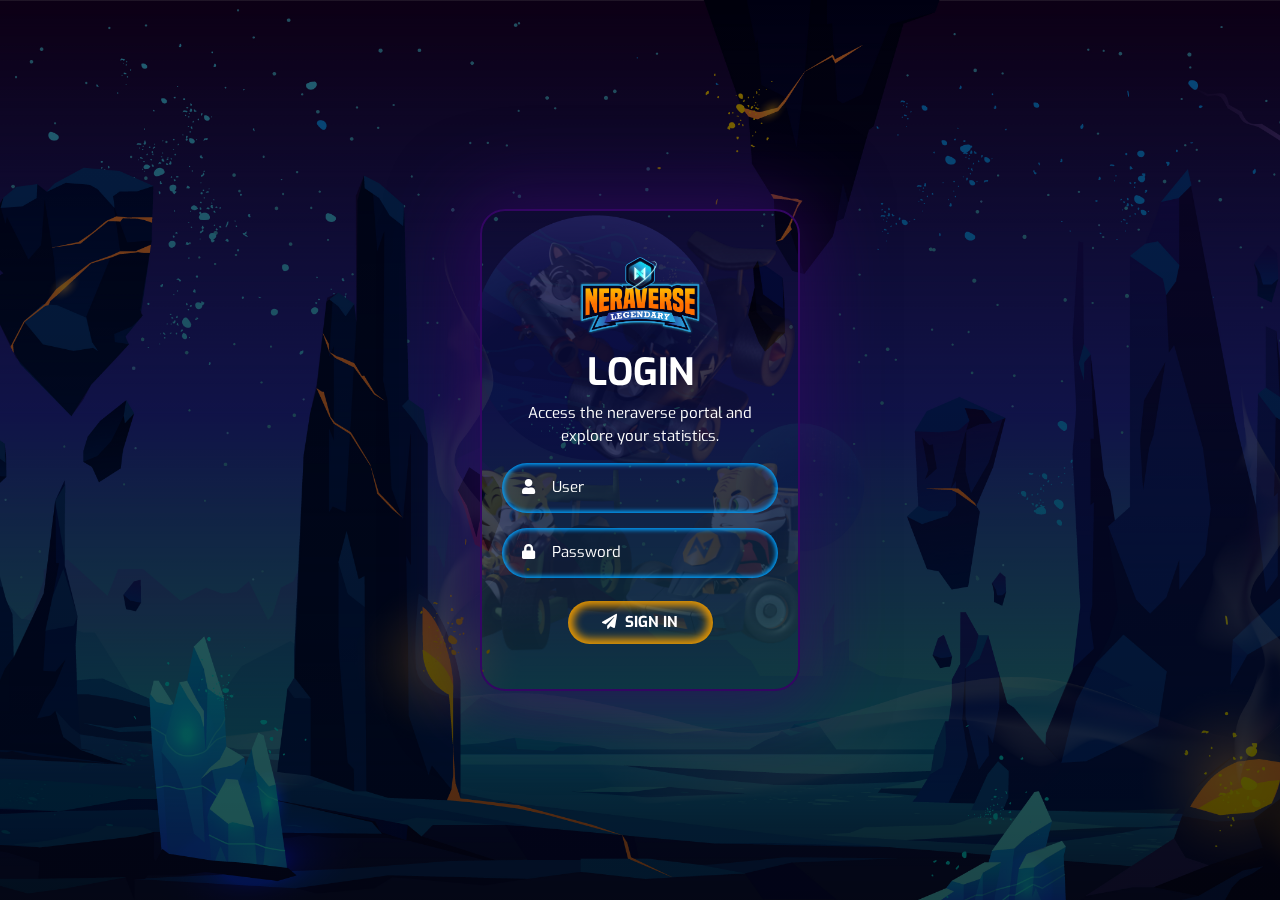
<file: login.html>
<!doctype html>
<html lang="es">

<head>
    <!-- Required meta tags -->
    <meta charset="utf-8">
    <meta name="viewport" content="width=device-width, initial-scale=1, shrink-to-fit=no">
    <title>Neraverse Legendary</title>

    <!-- Cargando Bootstrap CSS -->
    <link rel="stylesheet" href="libs/bootstrap/css/bootstrap.css">

    <!-- Cargando fuentes de Google-->
    <!-- <link rel="preconnect" href="https://fonts.googleapis.com">
    <link rel="preconnect" href="https://fonts.gstatic.com" crossorigin>
    <link
        href="https://fonts.googleapis.com/css2?family=Oxanium:wght@300;500;700&family=Poppins:wght@200;500;700&display=swap"
        rel="stylesheet"> -->

    <link rel="icon" href="images/logo/iconNera.svg" sizes="32x32">

    <link rel="preconnect" href="https://fonts.googleapis.com">
    <link rel="preconnect" href="https://fonts.gstatic.com" crossorigin>
    <link href="https://fonts.googleapis.com/css2?family=Exo:wght@300;500;700&family=Metal+Mania&display=swap"
        rel="stylesheet">

    <!-- Cargando "Font Awesome" -->
    <link rel="stylesheet" href="libs/fontawesome/css/all.min.css">
    <link rel="stylesheet" href="css/aos.css">

    <!-- Cargando "Swiper.js" -->
    <link rel="stylesheet" href="libs/swiper/package/css/swiper.min.css">




    <!-- Cargando "Estilos personalizados" -->
    <link rel="stylesheet" href="css/estilos.css">

</head>

<body>

    <div id="my-page"
        style="background:linear-gradient(rgba(0,0,0,.5), rgba(0,0,0,.7)), url('images/portadas/portada3.jpg') center center / cover ; background-repeat: no-repeat;">
        <div id="particle-js"></div>



        <section class="py-5 d-flex justify-content-center align-items-center section-login overflow-hidden"
            style="min-height: 100vh;">
            <div class="container">
                <div id="" class="row mt-5 mt-lg-0 mx-0 mx-sm-3 mx-lg-0 p-5 align-items-center justify-content-around">

                    <div class="col-xl-4 col-lg-5 col-md-6 py-4 py-lg-0 text-center" data-aos="zoom-in-down"
                        data-aos-once="true">
                        <div class="content-nft-box bg-detail">
                            <div class="front">
                                <div class="front-body">
                                    <img src="images/logo/LOGO NERAVERSE PNG.png" class="neraArriba" width="120" alt="">
                                    <h3 class="fw-bold h1 w-75 mt-3 mx-auto">LOGIN</h3>
                                    <p>Access the neraverse portal and explore your statistics.</p>
                                    <form action="#">
                                        <div class="input-icon position-relative">
                                            <i class="fas fa-user"></i>
                                            <input type="text" autocomplete="false" class="inputsito"
                                                placeholder="User">
                                        </div>
                                        <div class="input-icon position-relative mt-3">
                                            <i class="fas fa-lock"></i>
                                            <input type="password" class="inputsito" placeholder="Password">
                                        </div>
                                        <a href="panel.html" class="btn btn-primario mt-4"><i
                                                class="fas fa-paper-plane me-2"></i>Sign in</a>
                                    </form>

                                </div>
                            </div>
                        </div>
                    </div>


                </div>

            </div>
            <div class="capa"></div>
        </section>









        <!-- <a href="#" class="back-to-top"><i class="fas fa-arrow-up"></i></a> -->







    </div> <!-- Fin de #my-page -->




    <!-- Carga de jQuery -->
    <script src="libs/jquery/jquery-3.4.1.min.js"></script>

    <!-- Carga de Popper.js -->
    <script src="libs/popper.js/popper.min.js"></script>

    <!-- Carga de Bootstrap.js -->
    <script src="libs/bootstrap/js/bootstrap.min.js"></script>

    <!-- Particle JS -->
    <script src="js/particles.min.js"></script>


    <script src="js/aos.js"></script>

    <!-- Carga de Swiper.js -->
    <script src="libs/swiper/package/js/swiper.min.js"></script>

    <script>

    </script>


    <!-- Carga de mis-scripts.js | Inicia las funiones de los scripts -->
    <script src="js/mis-scripts.js"></script>




</body>

</html>
</file>
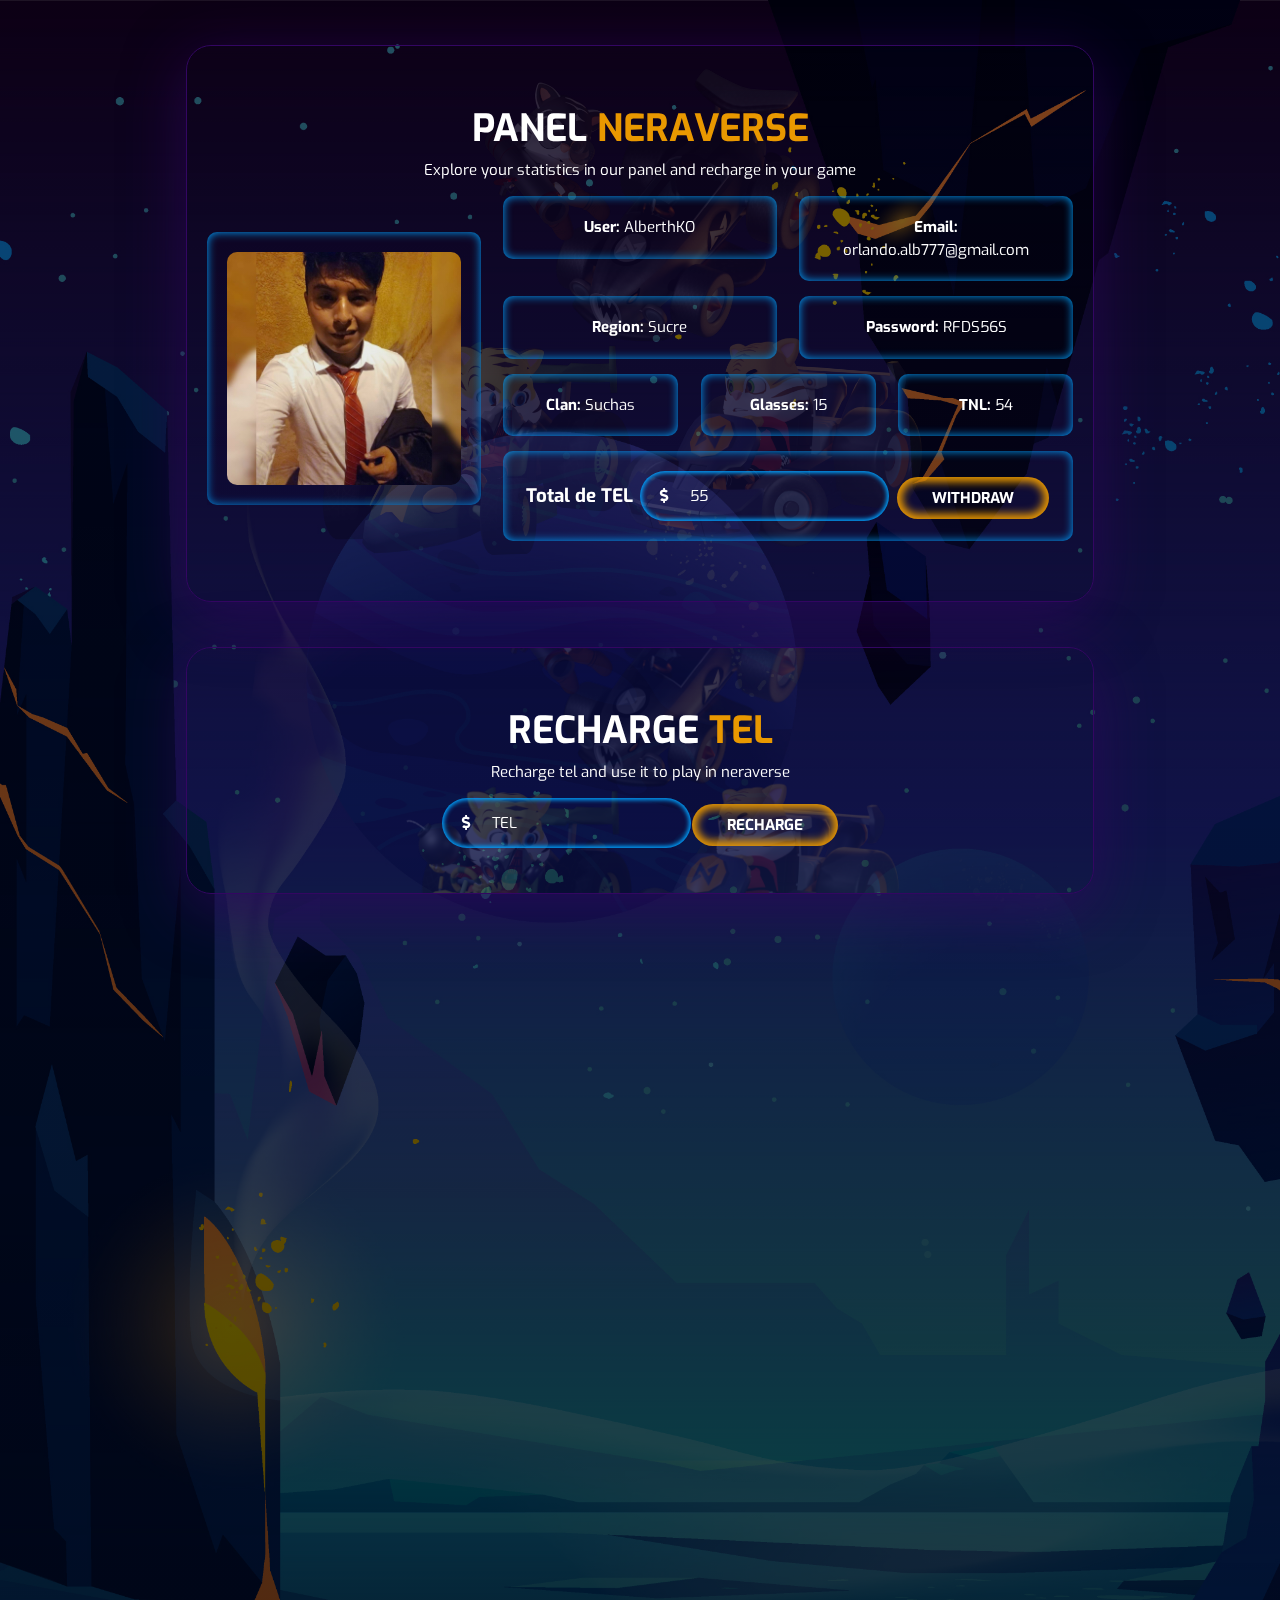
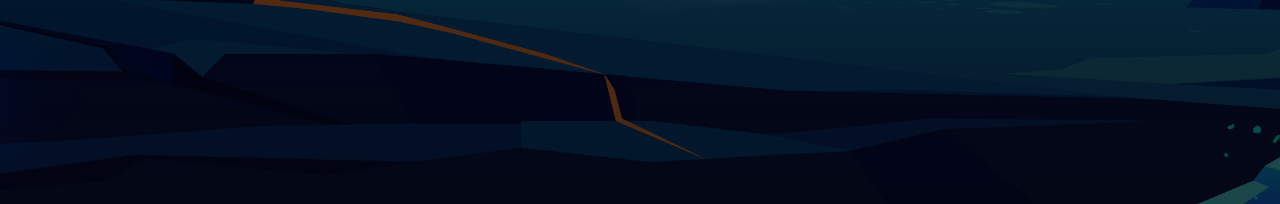
<file: panel.html>
<!doctype html>
<html lang="es">

<head>
    <!-- Required meta tags -->
    <meta charset="utf-8">
    <meta name="viewport" content="width=device-width, initial-scale=1, shrink-to-fit=no">
    <title>Neraverse Legendary</title>

    <!-- Cargando Bootstrap CSS -->
    <link rel="stylesheet" href="libs/bootstrap/css/bootstrap.css">

    <!-- Cargando fuentes de Google-->
    <!-- <link rel="preconnect" href="https://fonts.googleapis.com">
    <link rel="preconnect" href="https://fonts.gstatic.com" crossorigin>
    <link
        href="https://fonts.googleapis.com/css2?family=Oxanium:wght@300;500;700&family=Poppins:wght@200;500;700&display=swap"
        rel="stylesheet"> -->

    <link rel="icon" href="images/logo/iconNera.svg" sizes="32x32">

    <link rel="preconnect" href="https://fonts.googleapis.com">
    <link rel="preconnect" href="https://fonts.gstatic.com" crossorigin>
    <link href="https://fonts.googleapis.com/css2?family=Exo:wght@300;500;700&family=Metal+Mania&display=swap"
        rel="stylesheet">

    <!-- Cargando "Font Awesome" -->
    <link rel="stylesheet" href="libs/fontawesome/css/all.min.css">
    <link rel="stylesheet" href="css/aos.css">
    <link rel="stylesheet" href="libs/tables/dataTables.bootstrap5.min.css">

    <!-- Cargando "Swiper.js" -->
    <link rel="stylesheet" href="libs/swiper/package/css/swiper.min.css">




    <!-- Cargando "Estilos personalizados" -->
    <link rel="stylesheet" href="css/estilos.css">

</head>

<body>

    <div id="my-page"
        style="background:linear-gradient(rgba(0,0,0,.5), rgba(0,0,0,.7)), url('images/portadas/portada3.jpg') center center / cover ; background-repeat: no-repeat;">
        <div id="particle-js"></div>



        <section
            class="py-5 d-flex justify-content-center align-items-center section-login section-panel overflow-hidden"
            style="min-height: 100vh;">
            <div class="container">
                <div id="" class="row mt-5 mt-lg-0 mx-0 mx-sm-3 mx-lg-0 align-items-center justify-content-around">

                    <div class="col-xl-10 col-lg-12 col-md-6 py-4 py-lg-0 text-center" data-aos="zoom-in-down"
                        data-aos-once="true">
                        <div class="content-nft-box bg-detail">
                            <div class="front">
                                <div class="front-body">
                                    <h3 class="fw-bold h1 w-75 mt-3 mx-auto">PANEL <span
                                            class="text-primary">NERAVERSE</span></h3>
                                    <p>Explore your statistics in our panel and recharge in your game</p>

                                    <div class="row align-items-center">
                                        <div class="col-lg-4">
                                            <div class="card-slide imagenAva">
                                                <img src="images/yo.jpg" class="img-fluid imagenEdit" alt="">
                                            </div>
                                        </div>
                                        <div class="col-lg-8">
                                            <div class="row">
                                                <div class="col-lg-6">
                                                    <div class="card-slide">
                                                        <p><span class="fw-bold">User:</span> AlberthKO</p>
                                                    </div>
                                                </div>
                                                <div class="col-lg-6">
                                                    <div class="card-slide">
                                                        <p><span class="fw-bold">Email:</span> orlando.alb777@gmail.com
                                                        </p>
                                                    </div>
                                                </div>
                                                <div class="col-lg-6">
                                                    <div class="card-slide">
                                                        <p><span class="fw-bold">Region:</span> Sucre</p>
                                                    </div>
                                                </div>
                                                <div class="col-lg-6">
                                                    <div class="card-slide">
                                                        <p><span class="fw-bold">Password:</span> RFDS56S</p>
                                                    </div>
                                                </div>
                                                <div class="col-lg-4">
                                                    <div class="card-slide">
                                                        <p><span class="fw-bold">Clan:</span> Suchas</p>
                                                    </div>
                                                </div>
                                                <div class="col-lg-4">
                                                    <div class="card-slide">
                                                        <p><span class="fw-bold">Glasses:</span> 15</p>
                                                    </div>
                                                </div>
                                                <div class="col-lg-4">
                                                    <div class="card-slide">
                                                        <p><span class="fw-bold">TNL:</span> 54</p>
                                                    </div>
                                                </div>
                                                <div class="col-lg-12">

                                                    <div
                                                        class="card-slide d-block d-lg-flex justify-content-around align-items-center">
                                                        <h5 class="fw-bold mb-0 pb-0">Total de TEL</h5>
                                                        <div class="input-icon position-relative">
                                                            <i class="fas fa-dollar-sign"></i>
                                                            <input type="text" class="inputsito" disabled value="55"
                                                                placeholder="TEL">
                                                        </div>
                                                        <button class="btn btn-primario mt-3 mt-lg-1">withdraw</button>
                                                    </div>
                                                </div>
                                            </div>
                                        </div>
                                    </div>

                                </div>
                            </div>
                        </div>
                    </div>


                </div>
                <div id="" class="row mt-5 pt-5 mt-lg-0 mx-0 mx-sm-3 mx-lg-0 align-items-center justify-content-around">

                    <div class="col-xl-10 col-lg-12 col-md-6 py-4 py-lg-0 text-center" data-aos="zoom-in-down"
                        data-aos-once="true">
                        <div class="content-nft-box bg-detail">
                            <div class="front">
                                <div class="front-body">
                                    <h3 class="fw-bold h1 w-75 mt-3 mx-auto">RECHARGE <span
                                            class="text-primary">TEL</span></h3>
                                    <p>Recharge tel and use it to play in neraverse</p>

                                    <div class="d-block d-lg-flex justify-content-center align-items-center">
                                        <!-- <h5 class="fw-bold mb-0 pb-0">TEL</h5> -->
                                        <div class="input-icon position-relative">
                                            <i class="fas fa-dollar-sign"></i>
                                            <input type="text" class="inputsito" placeholder="TEL">
                                        </div>
                                        <button class="btn btn-primario mt-3 mt-lg-1">recharge</button>
                                    </div>


                                </div>
                            </div>
                        </div>
                    </div>


                </div>
                <div id="" class="row mt-5 py-5 mt-lg-0 mx-0 mx-sm-3 mx-lg-0 align-items-center justify-content-around">

                    <div class="col-xl-10 col-lg-12 col-md-6 py-4 py-lg-0 text-center" data-aos="zoom-in-down"
                        data-aos-once="true">
                        <div class="content-nft-box bg-detail">
                            <div class="front">
                                <div class="front-body">
                                    <h3 class="fw-bold h1 w-75 mt-3 mx-auto">EXTRACT <span
                                            class="text-primary">NERAVERSE</span></h3>

                                    <div class="detalle w-100 position-relative table-responsive">
                                        <table id="example" class="table table-sm table-borderless text-white">
                                            <thead>
                                                <tr>
                                                    <th># Factura</th>
                                                    <th>Exchange fee</th>
                                                    <th>Network fee</th>
                                                    <th>Valor</th>
                                                    <th>Estado</th>
                                                </tr>
                                            </thead>
                                            <tbody>
                                                <tr>
                                                    <th>#12</th>
                                                    <td>0.00315782 ETH</td>
                                                    <td>0.00185467 ETH</td>
                                                    <td>$10.00</td>
                                                    <td><span class="badge badge-primario">Pendiente</span></td>
                                                </tr>
                                                <tr>
                                                    <th>#34</th>
                                                    <td>0.00315782 ETH</td>
                                                    <td>0.00185467 ETH</td>
                                                    <td>$10.00</td>
                                                    <td><span class="badge badge-pagado">Pagado</span></td>
                                                </tr>
                                                <tr>
                                                    <th>#43</th>
                                                    <td>0.00315782 ETH</td>
                                                    <td>0.00185467 ETH</td>
                                                    <td>$10.00</td>
                                                    <td><span class="badge badge-primario">Pendiente</span></td>
                                                </tr>
                                                <tr>
                                                    <th>#59</th>
                                                    <td>0.00315782 ETH</td>
                                                    <td>0.00185467 ETH</td>
                                                    <td>$10.00</td>
                                                    <td><span class="badge badge-pagado">Pagado</span></td>
                                                </tr>
                                                <tr>
                                                    <th>#67</th>
                                                    <td>0.00315782 ETH</td>
                                                    <td>0.00185467 ETH</td>
                                                    <td>$10.00</td>
                                                    <td><span class="badge badge-primario">Pendiente</span></td>
                                                </tr>
                                                <tr>
                                                    <th>#78</th>
                                                    <td>0.00315782 ETH</td>
                                                    <td>0.00185467 ETH</td>
                                                    <td><span class="badge badge-pagado">Pagado</span></td>
                                                    <td><span class="badge badge-secundario">Hacer Pago</span></td>
                                                </tr>
                                                <tr>
                                                    <th>#89</th>
                                                    <td>0.00315782 ETH</td>
                                                    <td>0.00185467 ETH</td>
                                                    <td>$10.00</td>
                                                    <td><span class="badge badge-pagado">Pagado</span></td>
                                                </tr>
                                                <tr>
                                                    <th>#59</th>
                                                    <td>0.00315782 ETH</td>
                                                    <td>0.00185467 ETH</td>
                                                    <td>$10.00</td>
                                                    <td><span class="badge badge-pagado">Pagado</span></td>
                                                </tr>
                                                <tr>
                                                    <th>#67</th>
                                                    <td>0.00315782 ETH</td>
                                                    <td>0.00185467 ETH</td>
                                                    <td>$10.00</td>
                                                    <td><span class="badge badge-primario">Pendiente</span></td>
                                                </tr>
                                                <tr>
                                                    <th>#78</th>
                                                    <td>0.00315782 ETH</td>
                                                    <td>0.00185467 ETH</td>
                                                    <td><span class="badge badge-pagado">Pagado</span></td>
                                                    <td><span class="badge badge-secundario">Hacer Pago</span></td>
                                                </tr>
                                                <tr>
                                                    <th>#89</th>
                                                    <td>0.00315782 ETH</td>
                                                    <td>0.00185467 ETH</td>
                                                    <td>$10.00</td>
                                                    <td><span class="badge badge-pagado">Pagado</span></td>
                                                </tr>
                                                <tr>
                                                    <th>#59</th>
                                                    <td>0.00315782 ETH</td>
                                                    <td>0.00185467 ETH</td>
                                                    <td>$10.00</td>
                                                    <td><span class="badge badge-pagado">Pagado</span></td>
                                                </tr>
                                                <tr>
                                                    <th>#67</th>
                                                    <td>0.00315782 ETH</td>
                                                    <td>0.00185467 ETH</td>
                                                    <td>$10.00</td>
                                                    <td><span class="badge badge-primario">Pendiente</span></td>
                                                </tr>
                                                <tr>
                                                    <th>#78</th>
                                                    <td>0.00315782 ETH</td>
                                                    <td>0.00185467 ETH</td>
                                                    <td><span class="badge badge-pagado">Pagado</span></td>
                                                    <td><span class="badge badge-secundario">Hacer Pago</span></td>
                                                </tr>
                                                <tr>
                                                    <th>#89</th>
                                                    <td>0.00315782 ETH</td>
                                                    <td>0.00185467 ETH</td>
                                                    <td>$10.00</td>
                                                    <td><span class="badge badge-pagado">Pagado</span></td>
                                                </tr>
                                                <tr>
                                                    <th>#59</th>
                                                    <td>0.00315782 ETH</td>
                                                    <td>0.00185467 ETH</td>
                                                    <td>$10.00</td>
                                                    <td><span class="badge badge-pagado">Pagado</span></td>
                                                </tr>
                                                <tr>
                                                    <th>#67</th>
                                                    <td>0.00315782 ETH</td>
                                                    <td>0.00185467 ETH</td>
                                                    <td>$10.00</td>
                                                    <td><span class="badge badge-primario">Pendiente</span></td>
                                                </tr>
                                                <tr>
                                                    <th>#78</th>
                                                    <td>0.00315782 ETH</td>
                                                    <td>0.00185467 ETH</td>
                                                    <td><span class="badge badge-pagado">Pagado</span></td>
                                                    <td><span class="badge badge-secundario">Hacer Pago</span></td>
                                                </tr>
                                                <tr>
                                                    <th>#89</th>
                                                    <td>0.00315782 ETH</td>
                                                    <td>0.00185467 ETH</td>
                                                    <td>$10.00</td>
                                                    <td><span class="badge badge-pagado">Pagado</span></td>
                                                </tr>
                                            </tbody>
                                        </table>
                                    </div>

                                </div>
                            </div>
                        </div>
                    </div>


                </div>

            </div>
            <div class="capa"></div>
        </section>









        <!-- <a href="#" class="back-to-top"><i class="fas fa-arrow-up"></i></a> -->







    </div> <!-- Fin de #my-page -->




    <!-- Carga de jQuery -->
    <script src="libs/jquery/jquery-3.4.1.min.js"></script>

    <script src="libs/tables/dataTables.bootstrap5.min.js"></script>
    <script src="libs/tables/jquery.dataTables.min.js"></script>

    <!-- Carga de Popper.js -->
    <script src="libs/popper.js/popper.min.js"></script>

    <!-- Carga de Bootstrap.js -->
    <script src="libs/bootstrap/js/bootstrap.min.js"></script>

    <!-- Particle JS -->
    <script src="js/particles.min.js"></script>


    <script src="js/aos.js"></script>

    <!-- Carga de Swiper.js -->
    <script src="libs/swiper/package/js/swiper.min.js"></script>

    <script>

    </script>


    <!-- Carga de mis-scripts.js | Inicia las funiones de los scripts -->
    <script src="js/mis-scripts.js"></script>




</body>

</html>
</file>
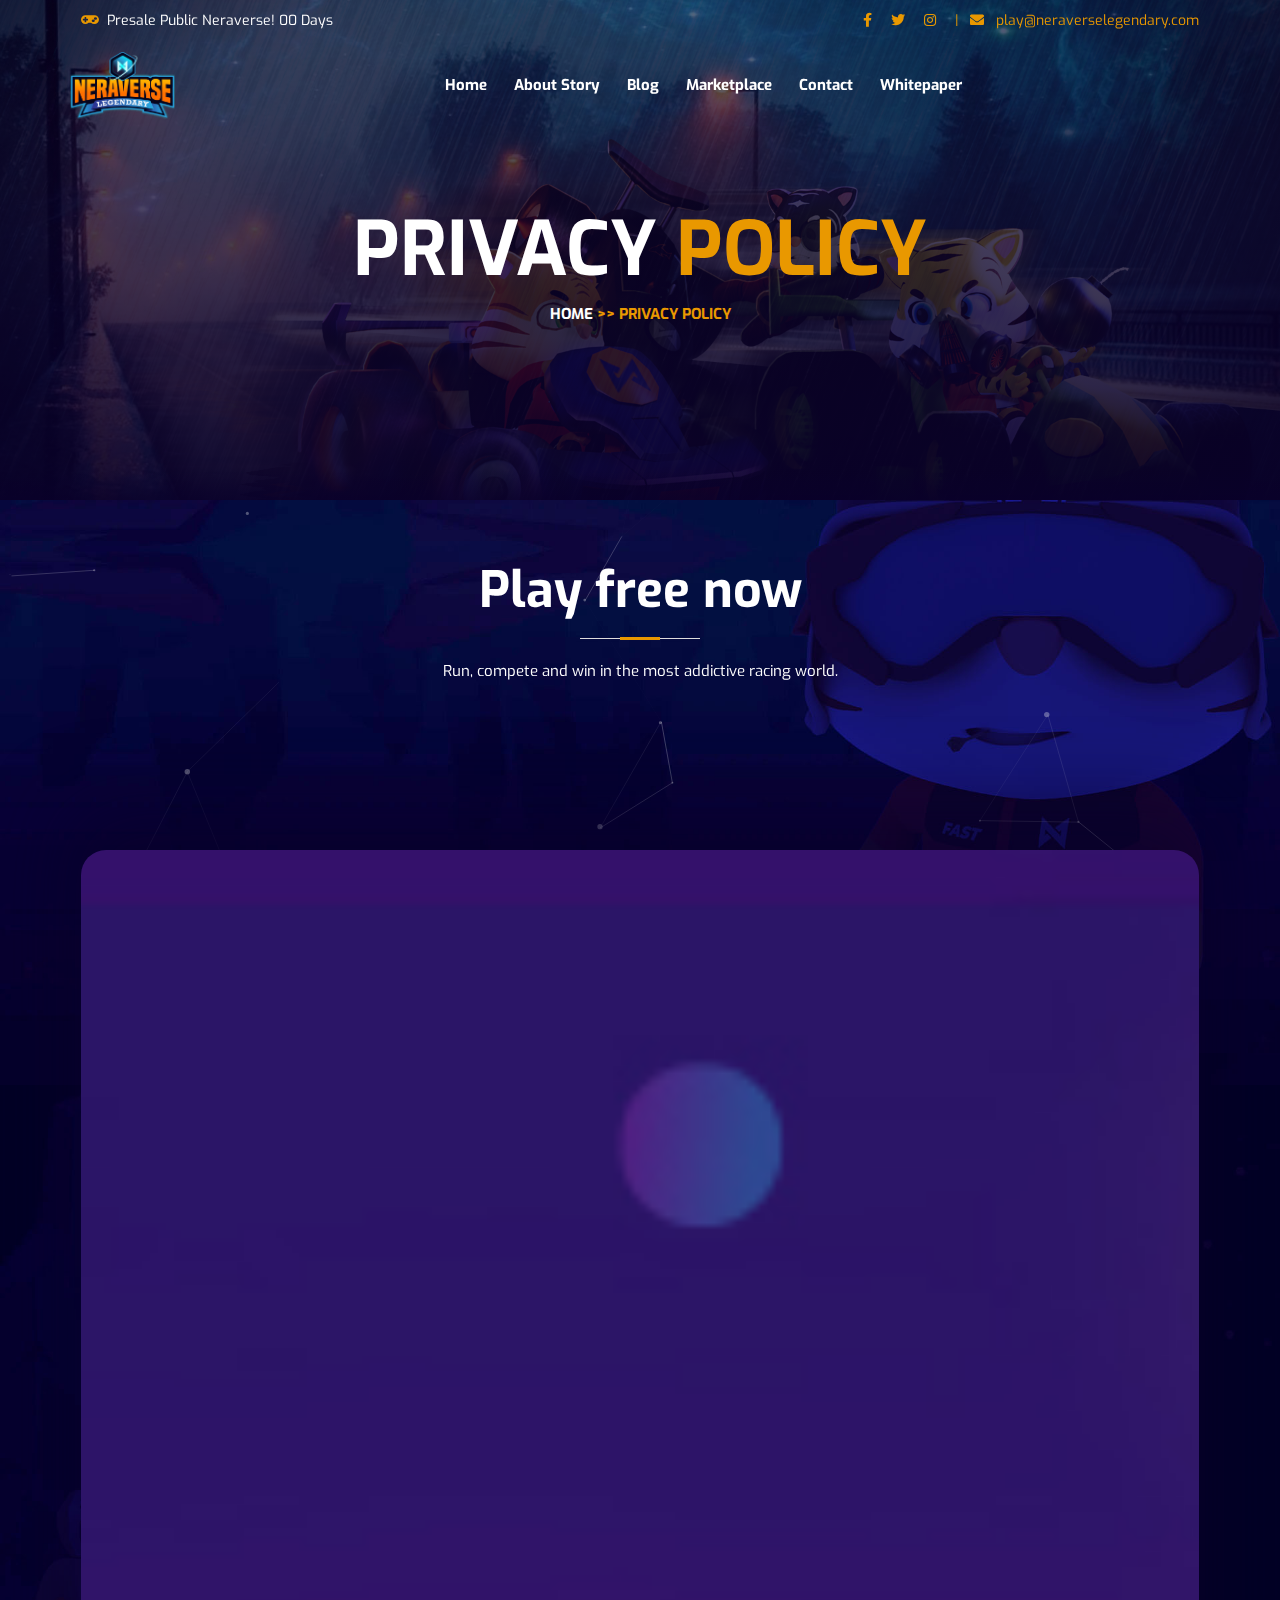
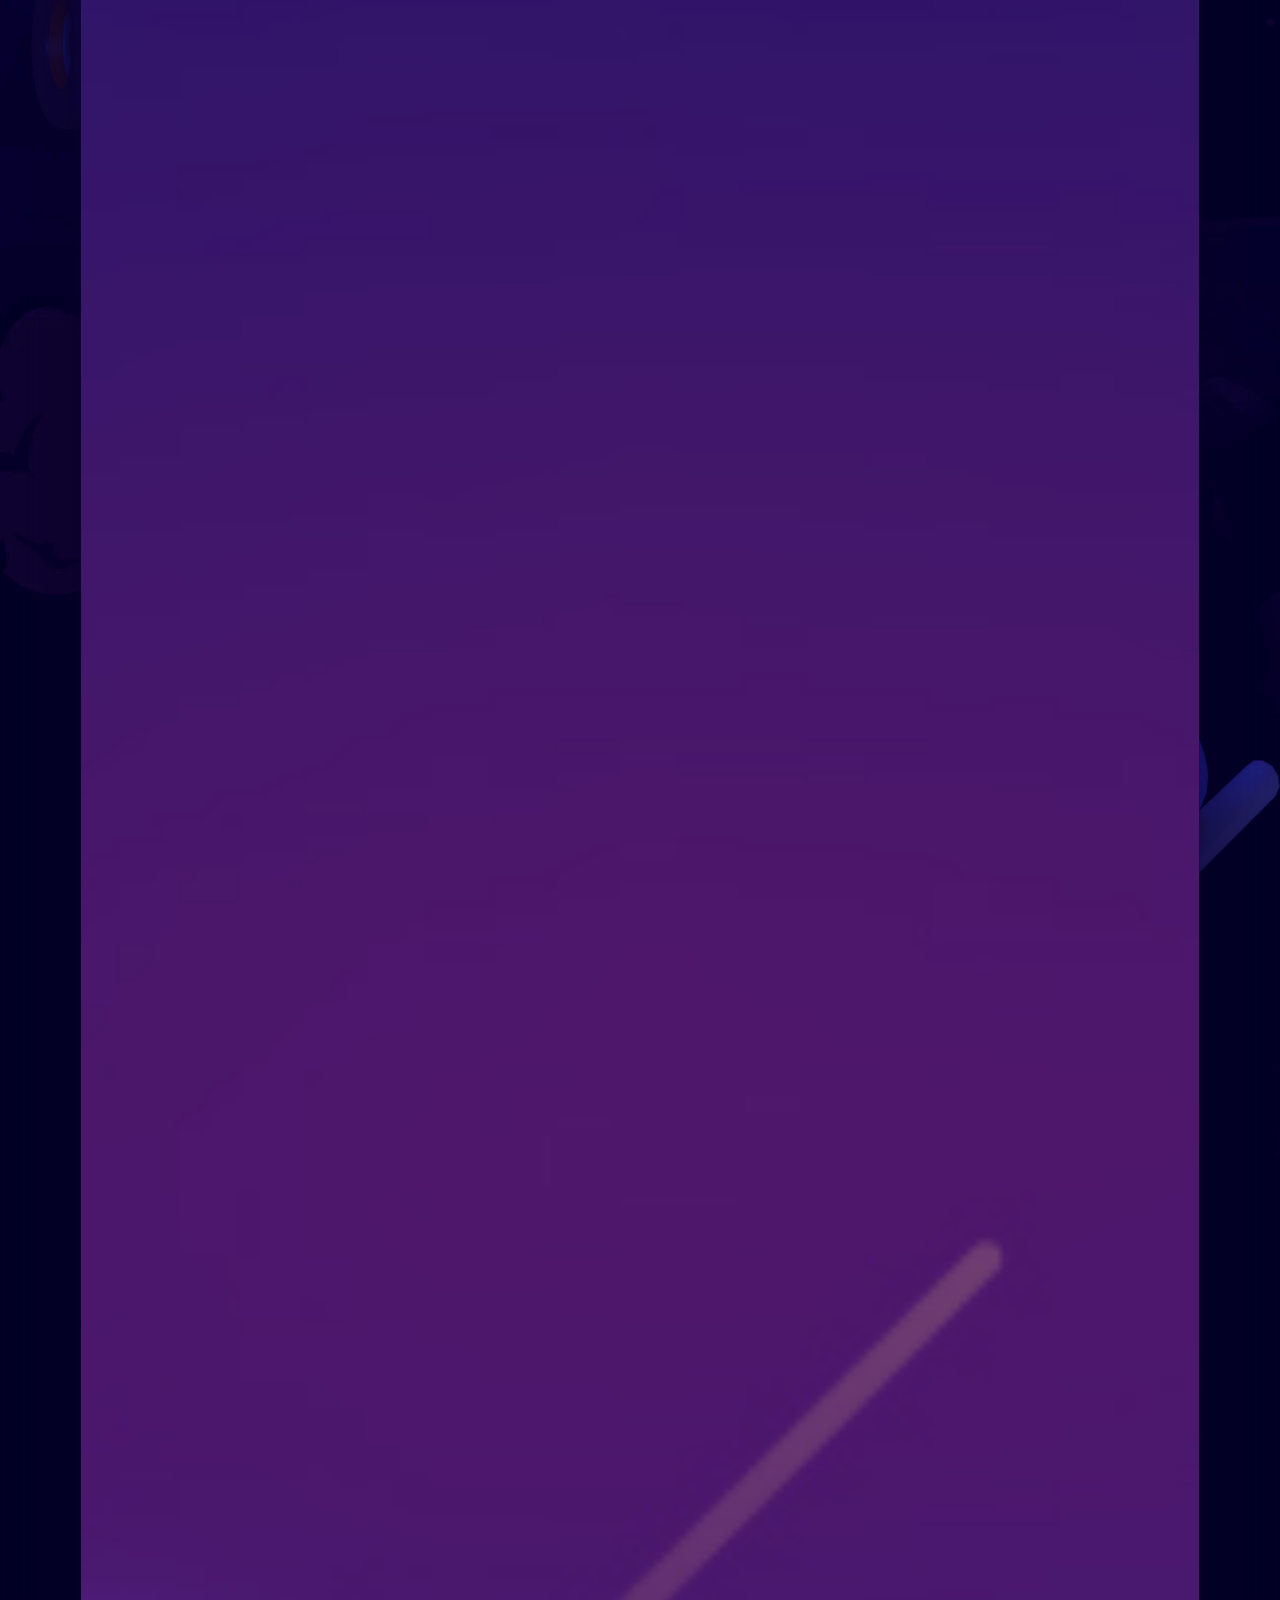
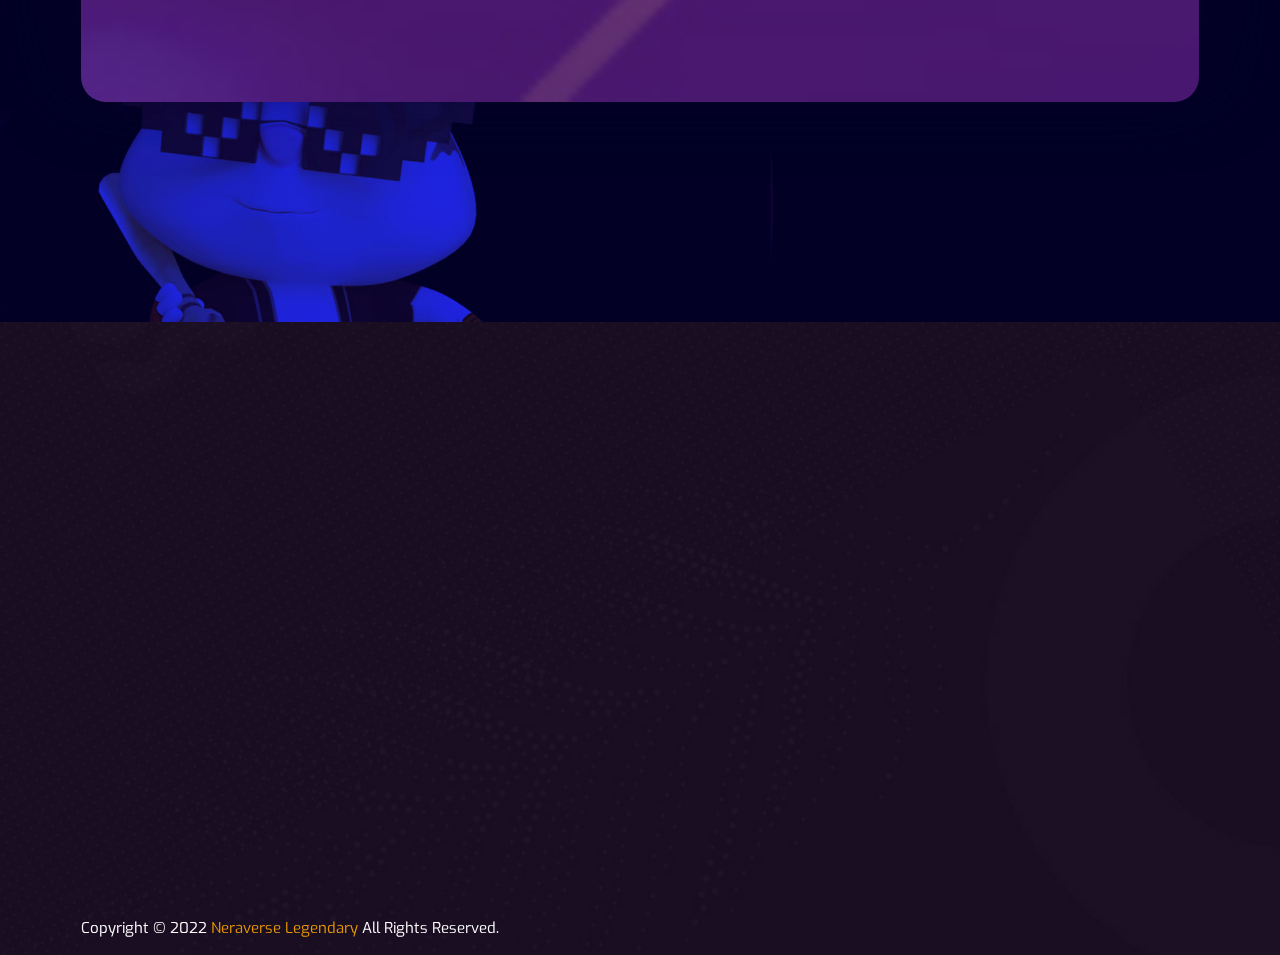
<file: politic-privacy.html>
<!doctype html>
<html lang="es">

<head>
    <!-- Required meta tags -->
    <meta charset="utf-8">
    <meta name="viewport" content="width=device-width, initial-scale=1, shrink-to-fit=no">
    <title>Politic Privacy</title>


    <!-- metatags para el seo -->

    <meta name="twitter:card" content="summary" />
    <meta name="twitter:site" content="@politicprivacyneraverselegendary" />
    <meta name="twitter:title" content="Politic Privacy Neraverse Legendary" />
    <meta name="twitter:url" content="https://neraverselegendary.com/politic-privacy.html" />
    <meta name="twitter:description" content="Read and be aware of the privacy policies of Neraverse Legendary" />
    <meta name="twitter:image" content="https://neraverselegendary.com/images/logo/neraRedimen.png" />
    <meta property="og:site_name" content="Neraverse Legendary" />
    <meta property="og:title" content="Politic Privacy Neraverse Legendary" />
    <meta property="og:description" content="Read and be aware of the privacy policies of Neraverse Legendary" />
    <meta property="og:image" itemprop="image" content="https://neraverselegendary.com/images/logo/neraRedimen.png" />
    <meta property="og:type" content="website" />
    <meta property="og:url" content="https://neraverselegendary.com/politic-privacy.html" />

    <!-- Cargando Bootstrap CSS -->
    <link rel="stylesheet" href="libs/bootstrap/css/bootstrap.css">

    <!-- Cargando fuentes de Google-->
    <!-- <link rel="preconnect" href="https://fonts.googleapis.com">
    <link rel="preconnect" href="https://fonts.gstatic.com" crossorigin>
    <link
        href="https://fonts.googleapis.com/css2?family=Oxanium:wght@300;500;700&family=Poppins:wght@200;500;700&display=swap"
        rel="stylesheet"> -->

    <link rel="icon" href="images/logo/iconNera.svg" sizes="32x32">

    <link rel="preconnect" href="https://fonts.googleapis.com">
    <link rel="preconnect" href="https://fonts.gstatic.com" crossorigin>
    <link href="https://fonts.googleapis.com/css2?family=Exo:wght@300;500;700&family=Metal+Mania&display=swap"
        rel="stylesheet">
    <!-- Cargando "Font Awesome" -->
    <link rel="stylesheet" href="libs/fontawesome/css/all.min.css">

    <!-- Cargando "Mmenu" -->
    <link rel="stylesheet" href="libs/mmenu/dist/mmenu.css">

    <!-- Cargando "Mburger" -->
    <link rel="stylesheet" href="libs/mburger/dist/mburger.css">

    <link rel="stylesheet" href="css/animate.css">

    <link rel="stylesheet" href="css/venobox.css">

    <link rel="stylesheet" href="css/aos.css">

    <!-- Cargando "Swiper.js" -->
    <link rel="stylesheet" href="libs/swiper/package/css/swiper.min.css">




    <!-- Cargando "Estilos personalizados" -->
    <link rel="stylesheet" href="css/estilos.css">

</head>

<body>

    <div id="my-page" style="background: url('images/portadas/bg.jpg') center center / cover;">
        <div id="particle-js"></div>

        <section class="py-5 section-nav d-flex align-items-center justify-content-center">
            <header id="presentacion" class="fixed-top">
                <div id="topbar" class="d-none d-lg-flex align-items-center" style="background: transparent;">
                    <div class="container d-flex justify-content-between">
                        <div class="contact-info mr-auto text-white">
                            <i class="fas fa-gamepad"></i> Presale Public Neraverse! <span>00</span> Days

                        </div>
                        <div class="social-links">
                            <a href="https://www.facebook.com/Neraverse-legendary-105524995222898" class="facebook"><i
                                    class="fab fa-facebook-f"></i></a>
                            <a href="https://twitter.com/neraversel" class="twitter"><i class="fab fa-twitter"></i></a>
                            <a href="https://www.instagram.com/neraverse.official" class="twitter"><i
                                    class="fab fa-instagram"></i></a>
                            <a href="mailto:play@neraverselegendary.com" class="text-decoration-none">| <i
                                    class="fas fa-envelope px-2"></i>
                                play@neraverselegendary.com</a>
                        </div>
                    </div>
                </div>
                <!-- Seccion #navegacion -->
                <nav class="navbar navbar-expand-lg navbar-dark py-3 py-lg-0 px-0" id="navegacion">
                    <div class="container align-items-stretch flex-nowrap px-0">

                        <button class="navbar-toggler collapsed mburger mburger--spin" type="button"
                            data-toggle="collapse" data-target="#menu-principal" aria-controls="menu-prncipal"
                            aria-expanded="false" aria-label="Toggle navigation">
                            <b></b>
                            <b></b>
                            <b></b>

                        </button>

                        <a class="navbar-brand align-self-center" href="index.html">
                            <img src="images/logo/LOGO NERAVERSE PNG.png" alt="" width="20">
                        </a>

                        <div class="navbar-collapse collapse" id="menu-principal">
                            <ul class="navbar-nav mx-auto">
                                <li class="nav-item">
                                    <a class="nav-link" href="index.html">Home</a>
                                </li>
                                <li class="nav-item">
                                    <a class="nav-link" href="history.html">About
                                        Story</a>
                                </li>
                                <li class="nav-item">
                                    <a class="nav-link" href="https://blog.neraverselegendary.com/">Blog</a>
                                </li>
                                <li class="nav-item">
                                    <a class="nav-link"
                                        href="https://marketplace.neraverselegendary.com/">Marketplace</a>
                                </li>
                                <li class="nav-item">
                                    <a class="nav-link" href="https://neraverselegendary.com/contact/">Contact</a>
                                </li>
                                <li class="nav-item">
                                    <a class="nav-link" href="https://whitepaper.neraverselegendary.com/">Whitepaper</a>
                                </li>
                            </ul>
                        </div>

                        <div class="section-login mt-2 mt-lg-4 me-2 me-lg-0 d-none">
                            <a href="https://app.neraverselegendary.com/" class="btn btn-primario "><i
                                    class="fas fa-sign-in-alt me-sm-2"></i> <i class="fas fa-user d-sm-none"></i><span
                                    class="d-none d-sm-inline-block">Sign
                                    in</span></a>
                        </div>

                    </div>
                </nav>

                <!-- <form class="collapse d-xl-flex align-items-xl-center mr-xl-0" id="formulario-buscar"
                    data-juggler-source="caja-buscar">

                    <div class="input-group p-3 p-xl-0">
                        <input type="text" name="campo-buscar" class="form-control campo-buscar"
                            placeholder="Buscar en Neraverse">
                        <div class="input-group-append">
                            <button class="btn btn-warning boton-buscar h-100 py-0 px-4 px-xl-2" type="button">
                                <i class="fas fa-search fa-lg pt-2"></i>
                            </button>
                        </div>
                    </div>

                </form> -->

            </header>
            <div class="container">
                <div class="row text-center pt-5">
                    <h2 class="display-1 fw-bold text-uppercase text-white" data-aos="zoom-in-right"
                        data-aos-once="true">Privacy <span class="text-primary">Policy</span></h2>
                    <p class="fw-bold text-uppercase text-primary"><a href="index.html"
                            class="text-decoration-none text-white">HOME </a>>> Privacy Policy</p>
                </div>
            </div>
            <div class="capa"></div>
        </section>

        <section id="services" class="services contenido-history">
            <div class="container">
                <div class="section-title pb-5" data-aos="zoom-in-up" data-aos-once="true">
                    <h2>Play free now</h2>
                    <p class="pb-4">Run, compete and win in the most addictive racing world.</p>
                    <a href="https://play.neraverselegendary.com/" class="d-none btn btn-primario"><i
                            class="fas fa-gamepad"></i>
                        Play</a>
                    <a href="https://marketplace.neraverselegendary.com/" class="d-none btn btn-secundario"><i
                            class="fas fa-shopping-cart"></i>
                        Marketplace</a>
                </div>
                <div class="d-none d-lg-block" style="height: 100px;"></div>
                <div class="d-lg-none" style="height: 50px;"></div>
                <!-- <div class="row align-items-center">
                    <div class="col-lg-6 text-center animado2" data-aos="zoom-in-right" data-aos-once="true">
                        <div class="contenedor-video d-inline-block position-relative text-truncate">
                            <img src="images/portadas/portada3.jpg" height="950" class="img-fluid"
                                alt="imagen del video promocional del sitio">
                            <a href="https://youtu.be/bLcSXGetWrI" data-autoplay="true"
                                class="position-absolute venobox-video" data-vbtype="video"><i
                                    class="fas fa-play"></i></a>
                        </div>

                    </div>
                    <div class="col-lg-6 text-center">
                        <img src="images/auto.png" width="450" class="img-fluid" alt="">

                    </div>
                </div> -->
                <div id="content-box-2"
                    class="row bg-detail mt-5 mt-lg-0 mx-0 mx-sm-3 mx-lg-0 py-5 px-3 align-items-center justify-content-around espaciado">

                    <div class="col-lg-6 col-md-6 py-4 py-lg-0 text-start order-0 order-lg-1" data-aos="zoom-in-down"
                        data-aos-once="true">
                        <div class="content-nft-box">
                            <div class="front">
                                <div class="front-body px-0 px-lg-3">
                                    <div class="section-title text-start" data-aos="zoom-in-up" data-aos-once="true">
                                        <h2 class="text-uppercase text-center">Privacy <span
                                                class="text-primary">Policy</span></h2>

                                        <h3 class="pt-3">Who w<span class="text-primary">e are</span> </h3>
                                        <p>Our website address is: <a class="text-primary text-decoration-none"
                                                href="index.html">https://neraverselegendary.com</a></p>
                                        <h3 class="pt-3">Com<span class="text-primary">ments</span> </h3>
                                        <p>When visitors leave comments on the site we collect the data shown in the
                                            comments form, and also the visitor’s IP address and browser user agent
                                            string to help spam detection. <br><br>

                                            An anonymized string created from your email address (also called a hash)
                                            may be provided to the Gravatar service to see if you are using it. The
                                            Gravatar service privacy policy is available here: <a
                                                class="text-primary text-decoration-none"
                                                href="https://automattic.com/privacy/">https://automattic.com/privacy/</a>.
                                            After approval of your comment, your profile picture is visible to the
                                            public in the context of your comment.</p>
                                        <h3 class="pt-3">Me<span class="text-primary">dia</span> </h3>
                                        <p>If you upload images to the website, you should avoid uploading images with
                                            embedded location data (EXIF GPS) included. Visitors to the website can
                                            download and extract any location data from images on the website.</p>
                                        <h3 class="pt-3">Coo<span class="text-primary">kies</span> </h3>
                                        <p>If you leave a comment on our site you may opt-in to saving your name, email
                                            address and website in cookies. These are for your convenience so that you
                                            do not have to fill in your details again when you leave another comment.
                                            These cookies will last for one year. <br><br>

                                            If you visit our login page, we will set a temporary cookie to determine if
                                            your browser accepts cookies. This cookie contains no personal data and is
                                            discarded when you close your browser. <br><br>

                                            When you log in, we will also set up several cookies to save your login
                                            information and your screen display choices. Login cookies last for two
                                            days, and screen options cookies last for a year. If you select "Remember
                                            Me", your login will persist for two weeks. If you log out of your account,
                                            the login cookies will be removed. <br><br>

                                            If you edit or publish an article, an additional cookie will be saved in
                                            your browser. This cookie includes no personal data and simply indicates the
                                            post ID of the article you just edited. It expires after 1 day.</p>

                                        <h3 class="pt-3">Embedded content <span class="text-primary">from other
                                                websites</span> </h3>
                                        <p>Articles on this site may include embedded content (e.g. videos, images,
                                            articles, etc.). Embedded content from other websites behaves in the exact
                                            same way as if the visitor has visited the other website. <br><br>

                                            These websites may collect data about you, use cookies, embed additional
                                            third-party tracking, and monitor your interaction with that embedded
                                            content, including tracking your interaction with the embedded content if
                                            you have an account and are logged in to that website.</p>
                                        <h3 class="pt-3">Who we share <span class="text-primary">your data with</span>
                                        </h3>
                                        <p>If you request a password reset, your IP address will be included in the
                                            reset email.</p>
                                        <h3 class="pt-3">How long we <span class="text-primary">retain your data</span>
                                        </h3>
                                        <p>If you leave a comment, the comment and its metadata are retained
                                            indefinitely. This is so we can recognize and approve any follow-up comments
                                            automatically instead of holding them in a moderation queue. <br><br>

                                            For users that register on our website (if any), we also store the personal
                                            information they provide in their user profile. All users can see, edit, or
                                            delete their personal information at any time (except they cannot change
                                            their username). Website administrators can also see and edit that
                                            information.</p>
                                        <h3 class="pt-3">What rights you <span class="text-primary">have over your
                                                data</span>
                                        </h3>
                                        <p>If you have an account on this site, or have left comments, you can request
                                            to receive an exported file of the personal data we hold about you,
                                            including any data you have provided to us. You can also request that we
                                            erase any personal data we hold about you. This does not include any data we
                                            are obliged to keep for administrative, legal, or security purposes.</p>
                                        <h3 class="pt-3">Where your <span class="text-primary">data is sent</span>
                                        </h3>
                                        <p>Visitor comments may be checked through an automated spam detection service.
                                        </p>

                                    </div>


                                </div>
                            </div>
                        </div>
                    </div>



                </div>

            </div>
        </section><!-- End Services Section -->





        <!-- 
        <div class="d-none d-lg-block" style="height: 200px;"></div>
        <div class="d-lg-none" style="height: 250px;"></div> -->



        <section id="footer" class="pb-0">
            <div class="bg-detail3 py-5 position-relative">
                <div class="container" data-aos="zoom-in-down" data-aos-once="true">
                    <div
                        class="row newletter mx-2 mx-lg-0 align-items-center justify-content-center justify-content-lg-around p-4">
                        <div class="col-lg-12 text-center py-3">
                            <h2 class="fw-bold h2 mb-0 text-uppercase">NERAVERSE <span class="text-primary">
                                    LEGENDARY</span>
                            </h2>
                        </div>
                        <!-- <div class="col-lg-7">
                            <div>
                                <form action="#" class="position-relative">
                                    <input type="text" class="inputsito2" placeholder="Email">
                                    <button class="btn btn-dentro"><i class="fas fa-paper-plane"></i>
                                        Subscribe</button>
                                </form>
                            </div>
                        </div> -->
                    </div>
                </div>
                <div class="container">

                    <div class="row align-items-center py-5">
                        <div class="col-lg-5 text-center text-lg-start" data-aos="zoom-in-left" data-aos-once="true">
                            <img src="images/logo/iconoNera.png" width="100" class="img-fluid" alt="">
                            <div class="section-title3 text-center text-lg-start pt-4">
                                <h3>Token Neraverse Legendary</h3>
                            </div>
                            <ul class="list-unstyled">
                                <li><i class="circle-icon fas fa-search-location"></i> Address : 3rd Floor Aspin Tower
                                    Sheikh Zayed Road
                                    Dubai, United Arab Emirates
                                    PO BOX. 32925</li>
                                <li><i class="circle-icon fas fa-envelope"></i> Email : ask@neraverselegendary.com</li>
                            </ul>


                        </div>
                        <div class="col-lg-7" data-aos="zoom-in-up" data-aos-once="true">
                            <div class="row">
                                <div class="col-lg-5">
                                    <div class="section-title3 text-center text-lg-start pb-3">
                                        <h3>Need Help?</h3>
                                        <p>Tell us how we can help you , leave us your message and we will contact to
                                            you by email.</p>
                                    </div>
                                    <div class="text-center text-lg-start">
                                        <ul class="list-unstyled listaFooter list">
                                            <li><a href="https://whitepaper.neraverselegendary.com/">Whitepaper</a></li>
                                            <li><a href="history.html">About history</a>
                                            </li>
                                            <li><a href="https://neraverselegendary.com/contact/">Contact</a></li>
                                            <li><a href="https://blog.neraverselegendary.com/">Blog</a></li>
                                            <li><a href="politic-privacy.html">Privacy Policy</a></li>
                                            <li><a href="terminos.html">Terms and Conditions </a></li>
                                        </ul>
                                    </div>
                                </div>
                                <div class="col-lg-7">
                                    <div class="section-title3 text-center text-lg-start">
                                        <h3>Join to team neraverse</h3>
                                        <!-- <p>Lorem ipsum dolor sit, amet consectetur adipisicing elit.</p> -->
                                    </div>
                                    <div class="text-center text-lg-start">
                                        <ul class="list-unstyled d-inline-flex listaFooter2">
                                            <li><a href="https://www.facebook.com/Neraverse-legendary-105524995222898"><i
                                                        class="circle-icon fab fa-facebook-f"></i></a></li>
                                            <li><a href="https://twitter.com/neraversel"><i
                                                        class="circle-icon fab fa-twitter"></i></a></li>
                                            <li><a href="https://instagram.com/neraverse.official?igshid=YmMyMTA2M2Y="><i
                                                        class="circle-icon fab fa-instagram"></i></a></li>
                                            <li><a href="https://t.me/neraverselegendary"><i
                                                        class="circle-icon fab fa-telegram-plane"></i></a></li>
                                        </ul>
                                    </div>
                                    <div class="section-title3 text-center text-lg-start">
                                        <h3>Newsletter Sign Up</h3>
                                        <p>Don't get left behind and find out all the news of the neraverse.</p>
                                        <!-- <div class="d-block text-center d-lg-flex">
                                            <input type="text" class="inputsito" placeholder="Enter your email">
                                            <button class="btn btn-primario mt-3 mt-lg-0"><i
                                                    class="fas fa-paper-plane"></i></button>
                                        </div> -->
                                    </div>
                                </div>
                            </div>
                        </div>
                    </div>
                </div>
                <div class="container">
                    <div class="copyright-text text-center position-absolute bottom-0">
                        <p>Copyright © 2022 <a class="text-primary text-decoration-none" href="index.html">Neraverse
                                Legendary</a> All Rights Reserved.</p>
                    </div>
                </div>
            </div>
        </section>







        <a href="#" class="back-to-top"><i class="fas fa-arrow-up"></i></a>







    </div> <!-- Fin de #my-page -->



    <div id="preloader" class="preload preload-container">
        <div class="preload-logo"></div>
    </div>


    <!-- Carga de jQuery -->
    <script src="libs/jquery/jquery-3.4.1.min.js"></script>

    <!-- Carga de Popper.js -->
    <script src="libs/popper.js/popper.min.js"></script>

    <!-- Carga de Bootstrap.js -->
    <script src="libs/bootstrap/js/bootstrap.min.js"></script>

    <!-- Particle JS -->
    <script src="js/particles.min.js"></script>

    <!-- Carga de Mmenu.js -->
    <script src="libs/mmenu/dist/mmenu.js"></script>

    <script src="js/venobox.min.js"></script>

    <!-- Carga de Juggler.js -->
    <script src="libs/juggler/dist/juggler.min.js"></script>

    <script src="js/aos.js"></script>

    <!-- Carga de Swiper.js -->
    <script src="libs/swiper/package/js/swiper.min.js"></script>

    <!-- Carga de hc-sticky.js -->
    <script src="libs/hc-sticky/dist/hc-sticky.js"></script>
    <script src="libs/gsap/gsap.min.js"></script>
    <script src="libs/gsap/ScrollTrigger.min.js"></script>

    <script>

    </script>


    <!-- Carga de mis-scripts.js | Inicia las funiones de los scripts -->
    <script src="js/mis-scripts.js"></script>




</body>

</html>
</file>
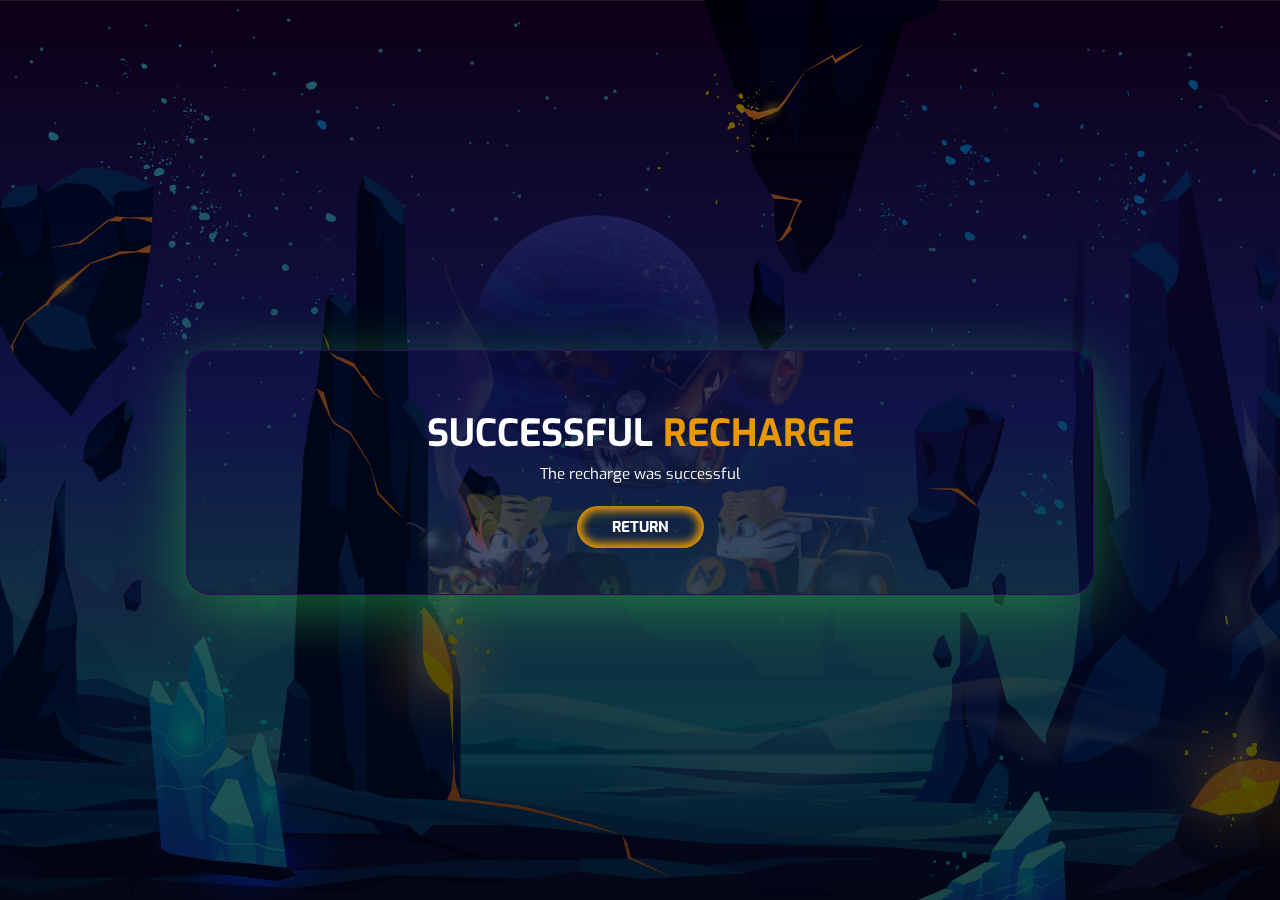
<file: success.html>
<!doctype html>
<html lang="es">

<head>
    <!-- Required meta tags -->
    <meta charset="utf-8">
    <meta name="viewport" content="width=device-width, initial-scale=1, shrink-to-fit=no">
    <title>Neraverse Legendary</title>

    <!-- Cargando Bootstrap CSS -->
    <link rel="stylesheet" href="libs/bootstrap/css/bootstrap.css">

    <!-- Cargando fuentes de Google-->
    <!-- <link rel="preconnect" href="https://fonts.googleapis.com">
    <link rel="preconnect" href="https://fonts.gstatic.com" crossorigin>
    <link
        href="https://fonts.googleapis.com/css2?family=Oxanium:wght@300;500;700&family=Poppins:wght@200;500;700&display=swap"
        rel="stylesheet"> -->

    <link rel="icon" href="images/logo/iconNera.svg" sizes="32x32">

    <link rel="preconnect" href="https://fonts.googleapis.com">
    <link rel="preconnect" href="https://fonts.gstatic.com" crossorigin>
    <link href="https://fonts.googleapis.com/css2?family=Exo:wght@300;500;700&family=Metal+Mania&display=swap"
        rel="stylesheet">

    <!-- Cargando "Font Awesome" -->
    <link rel="stylesheet" href="libs/fontawesome/css/all.min.css">
    <link rel="stylesheet" href="css/aos.css">

    <!-- Cargando "Swiper.js" -->
    <link rel="stylesheet" href="libs/swiper/package/css/swiper.min.css">




    <!-- Cargando "Estilos personalizados" -->
    <link rel="stylesheet" href="css/estilos.css">

</head>

<body>

    <div id="my-page"
        style="background:linear-gradient(rgba(0,0,0,.5), rgba(0,0,0,.7)), url('images/portadas/portada3.jpg') center center / cover ; background-repeat: no-repeat;">
        <div id="particle-js"></div>



        <section
            class="py-5 d-flex justify-content-center align-items-center section-login section-panel success-buy overflow-hidden"
            style="min-height: 100vh;">
            <div class="container">

                <div id="" class="row mt-5 pt-5 mt-lg-0 mx-0 mx-sm-3 mx-lg-0 align-items-center justify-content-around">

                    <div class="col-xl-10 col-lg-12 col-md-6 py-4 py-lg-0 text-center" data-aos="zoom-in-down"
                        data-aos-once="true">
                        <div class="content-nft-box bg-detail">
                            <div class="front">
                                <div class="front-body">
                                    <h3 class="fw-bold h1 w-75 mt-3 mx-auto">SUCCESSFUL <span
                                            class="text-primary">RECHARGE</span></h3>
                                    <p>
                                        The recharge was successful</p>

                                    <a href="index.html" class="btn btn-primario mt-3 mt-lg-1">return</a>



                                </div>
                            </div>
                        </div>
                    </div>


                </div>

            </div>
            <div class="capa"></div>
        </section>









        <!-- <a href="#" class="back-to-top"><i class="fas fa-arrow-up"></i></a> -->







    </div> <!-- Fin de #my-page -->




    <!-- Carga de jQuery -->
    <script src="libs/jquery/jquery-3.4.1.min.js"></script>


    <!-- Carga de Popper.js -->
    <script src="libs/popper.js/popper.min.js"></script>

    <!-- Carga de Bootstrap.js -->
    <script src="libs/bootstrap/js/bootstrap.min.js"></script>

    <!-- Particle JS -->
    <script src="js/particles.min.js"></script>


    <script src="js/aos.js"></script>

    <!-- Carga de Swiper.js -->
    <script src="libs/swiper/package/js/swiper.min.js"></script>

    <script>

    </script>


    <!-- Carga de mis-scripts.js | Inicia las funiones de los scripts -->
    <script src="js/mis-scripts.js"></script>




</body>

</html>
</file>
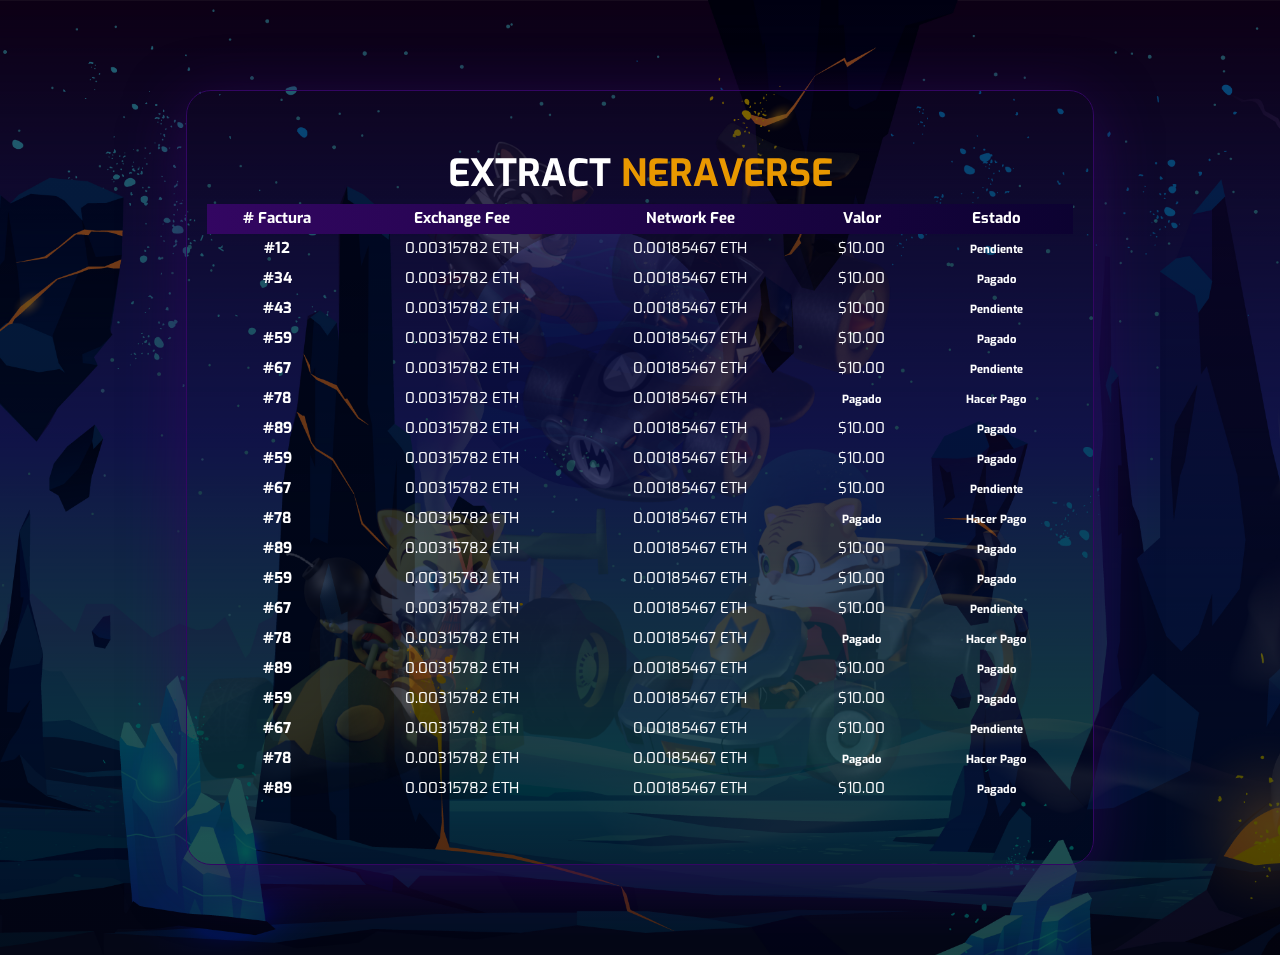
<file: tablaExtra.html>
<!doctype html>
<html lang="es">

<head>
    <!-- Required meta tags -->
    <meta charset="utf-8">
    <meta name="viewport" content="width=device-width, initial-scale=1, shrink-to-fit=no">
    <title>Neraverse Legendary</title>

    <!-- Cargando Bootstrap CSS -->
    <link rel="stylesheet" href="libs/bootstrap/css/bootstrap.css">

    <!-- Cargando fuentes de Google-->
    <!-- <link rel="preconnect" href="https://fonts.googleapis.com">
    <link rel="preconnect" href="https://fonts.gstatic.com" crossorigin>
    <link
        href="https://fonts.googleapis.com/css2?family=Oxanium:wght@300;500;700&family=Poppins:wght@200;500;700&display=swap"
        rel="stylesheet"> -->

    <link rel="icon" href="images/logo/iconNera.svg" sizes="32x32">

    <link rel="preconnect" href="https://fonts.googleapis.com">
    <link rel="preconnect" href="https://fonts.gstatic.com" crossorigin>
    <link href="https://fonts.googleapis.com/css2?family=Exo:wght@300;500;700&family=Metal+Mania&display=swap"
        rel="stylesheet">

    <!-- Cargando "Font Awesome" -->
    <link rel="stylesheet" href="libs/fontawesome/css/all.min.css">
    <link rel="stylesheet" href="css/aos.css">
    <link rel="stylesheet" href="libs/tables/dataTables.bootstrap5.min.css">

    <!-- Cargando "Swiper.js" -->
    <link rel="stylesheet" href="libs/swiper/package/css/swiper.min.css">




    <!-- Cargando "Estilos personalizados" -->
    <link rel="stylesheet" href="css/estilos.css">

</head>

<body>

    <div id="my-page"
        style="background:linear-gradient(rgba(0,0,0,.5), rgba(0,0,0,.7)), url('images/portadas/portada3.jpg') center center / cover ; background-repeat: no-repeat;">
        <div id="particle-js"></div>



        <section
            class="py-5 d-flex justify-content-center align-items-center section-login section-panel overflow-hidden"
            style="min-height: 100vh;">
            <div class="container">
                <div id="" class="row mt-5 py-5 mt-lg-0 mx-0 mx-sm-3 mx-lg-0 align-items-center justify-content-around">

                    <div class="col-xl-10 col-lg-12 col-md-6 py-4 py-lg-0 text-center" data-aos="zoom-in-down"
                        data-aos-once="true">
                        <div class="content-nft-box bg-detail">
                            <div class="front">
                                <div class="front-body">
                                    <h3 class="fw-bold h1 w-75 mt-3 mx-auto">EXTRACT <span
                                            class="text-primary">NERAVERSE</span></h3>

                                    <div class="detalle w-100 position-relative table-responsive">
                                        <table id="example" class="table table-sm table-borderless text-white">
                                            <thead>
                                                <tr>
                                                    <th># Factura</th>
                                                    <th>Exchange fee</th>
                                                    <th>Network fee</th>
                                                    <th>Valor</th>
                                                    <th>Estado</th>
                                                </tr>
                                            </thead>
                                            <tbody>
                                                <tr>
                                                    <th>#12</th>
                                                    <td>0.00315782 ETH</td>
                                                    <td>0.00185467 ETH</td>
                                                    <td>$10.00</td>
                                                    <td><span class="badge badge-primario">Pendiente</span></td>
                                                </tr>
                                                <tr>
                                                    <th>#34</th>
                                                    <td>0.00315782 ETH</td>
                                                    <td>0.00185467 ETH</td>
                                                    <td>$10.00</td>
                                                    <td><span class="badge badge-pagado">Pagado</span></td>
                                                </tr>
                                                <tr>
                                                    <th>#43</th>
                                                    <td>0.00315782 ETH</td>
                                                    <td>0.00185467 ETH</td>
                                                    <td>$10.00</td>
                                                    <td><span class="badge badge-primario">Pendiente</span></td>
                                                </tr>
                                                <tr>
                                                    <th>#59</th>
                                                    <td>0.00315782 ETH</td>
                                                    <td>0.00185467 ETH</td>
                                                    <td>$10.00</td>
                                                    <td><span class="badge badge-pagado">Pagado</span></td>
                                                </tr>
                                                <tr>
                                                    <th>#67</th>
                                                    <td>0.00315782 ETH</td>
                                                    <td>0.00185467 ETH</td>
                                                    <td>$10.00</td>
                                                    <td><span class="badge badge-primario">Pendiente</span></td>
                                                </tr>
                                                <tr>
                                                    <th>#78</th>
                                                    <td>0.00315782 ETH</td>
                                                    <td>0.00185467 ETH</td>
                                                    <td><span class="badge badge-pagado">Pagado</span></td>
                                                    <td><span class="badge badge-secundario">Hacer Pago</span></td>
                                                </tr>
                                                <tr>
                                                    <th>#89</th>
                                                    <td>0.00315782 ETH</td>
                                                    <td>0.00185467 ETH</td>
                                                    <td>$10.00</td>
                                                    <td><span class="badge badge-pagado">Pagado</span></td>
                                                </tr>
                                                <tr>
                                                    <th>#59</th>
                                                    <td>0.00315782 ETH</td>
                                                    <td>0.00185467 ETH</td>
                                                    <td>$10.00</td>
                                                    <td><span class="badge badge-pagado">Pagado</span></td>
                                                </tr>
                                                <tr>
                                                    <th>#67</th>
                                                    <td>0.00315782 ETH</td>
                                                    <td>0.00185467 ETH</td>
                                                    <td>$10.00</td>
                                                    <td><span class="badge badge-primario">Pendiente</span></td>
                                                </tr>
                                                <tr>
                                                    <th>#78</th>
                                                    <td>0.00315782 ETH</td>
                                                    <td>0.00185467 ETH</td>
                                                    <td><span class="badge badge-pagado">Pagado</span></td>
                                                    <td><span class="badge badge-secundario">Hacer Pago</span></td>
                                                </tr>
                                                <tr>
                                                    <th>#89</th>
                                                    <td>0.00315782 ETH</td>
                                                    <td>0.00185467 ETH</td>
                                                    <td>$10.00</td>
                                                    <td><span class="badge badge-pagado">Pagado</span></td>
                                                </tr>
                                                <tr>
                                                    <th>#59</th>
                                                    <td>0.00315782 ETH</td>
                                                    <td>0.00185467 ETH</td>
                                                    <td>$10.00</td>
                                                    <td><span class="badge badge-pagado">Pagado</span></td>
                                                </tr>
                                                <tr>
                                                    <th>#67</th>
                                                    <td>0.00315782 ETH</td>
                                                    <td>0.00185467 ETH</td>
                                                    <td>$10.00</td>
                                                    <td><span class="badge badge-primario">Pendiente</span></td>
                                                </tr>
                                                <tr>
                                                    <th>#78</th>
                                                    <td>0.00315782 ETH</td>
                                                    <td>0.00185467 ETH</td>
                                                    <td><span class="badge badge-pagado">Pagado</span></td>
                                                    <td><span class="badge badge-secundario">Hacer Pago</span></td>
                                                </tr>
                                                <tr>
                                                    <th>#89</th>
                                                    <td>0.00315782 ETH</td>
                                                    <td>0.00185467 ETH</td>
                                                    <td>$10.00</td>
                                                    <td><span class="badge badge-pagado">Pagado</span></td>
                                                </tr>
                                                <tr>
                                                    <th>#59</th>
                                                    <td>0.00315782 ETH</td>
                                                    <td>0.00185467 ETH</td>
                                                    <td>$10.00</td>
                                                    <td><span class="badge badge-pagado">Pagado</span></td>
                                                </tr>
                                                <tr>
                                                    <th>#67</th>
                                                    <td>0.00315782 ETH</td>
                                                    <td>0.00185467 ETH</td>
                                                    <td>$10.00</td>
                                                    <td><span class="badge badge-primario">Pendiente</span></td>
                                                </tr>
                                                <tr>
                                                    <th>#78</th>
                                                    <td>0.00315782 ETH</td>
                                                    <td>0.00185467 ETH</td>
                                                    <td><span class="badge badge-pagado">Pagado</span></td>
                                                    <td><span class="badge badge-secundario">Hacer Pago</span></td>
                                                </tr>
                                                <tr>
                                                    <th>#89</th>
                                                    <td>0.00315782 ETH</td>
                                                    <td>0.00185467 ETH</td>
                                                    <td>$10.00</td>
                                                    <td><span class="badge badge-pagado">Pagado</span></td>
                                                </tr>
                                            </tbody>
                                        </table>
                                    </div>

                                </div>
                            </div>
                        </div>
                    </div>


                </div>

            </div>
            <div class="capa"></div>
        </section>









        <!-- <a href="#" class="back-to-top"><i class="fas fa-arrow-up"></i></a> -->







    </div> <!-- Fin de #my-page -->




    <!-- Carga de jQuery -->
    <script src="libs/jquery/jquery-3.4.1.min.js"></script>

    <script src="libs/tables/dataTables.bootstrap5.min.js"></script>
    <script src="libs/tables/jquery.dataTables.min.js"></script>

    <!-- Carga de Popper.js -->
    <script src="libs/popper.js/popper.min.js"></script>

    <!-- Carga de Bootstrap.js -->
    <script src="libs/bootstrap/js/bootstrap.min.js"></script>

    <!-- Particle JS -->
    <script src="js/particles.min.js"></script>


    <script src="js/aos.js"></script>

    <!-- Carga de Swiper.js -->
    <script src="libs/swiper/package/js/swiper.min.js"></script>

    <script>

    </script>


    <!-- Carga de mis-scripts.js | Inicia las funiones de los scripts -->
    <script src="js/mis-scripts.js"></script>




</body>

</html>
</file>
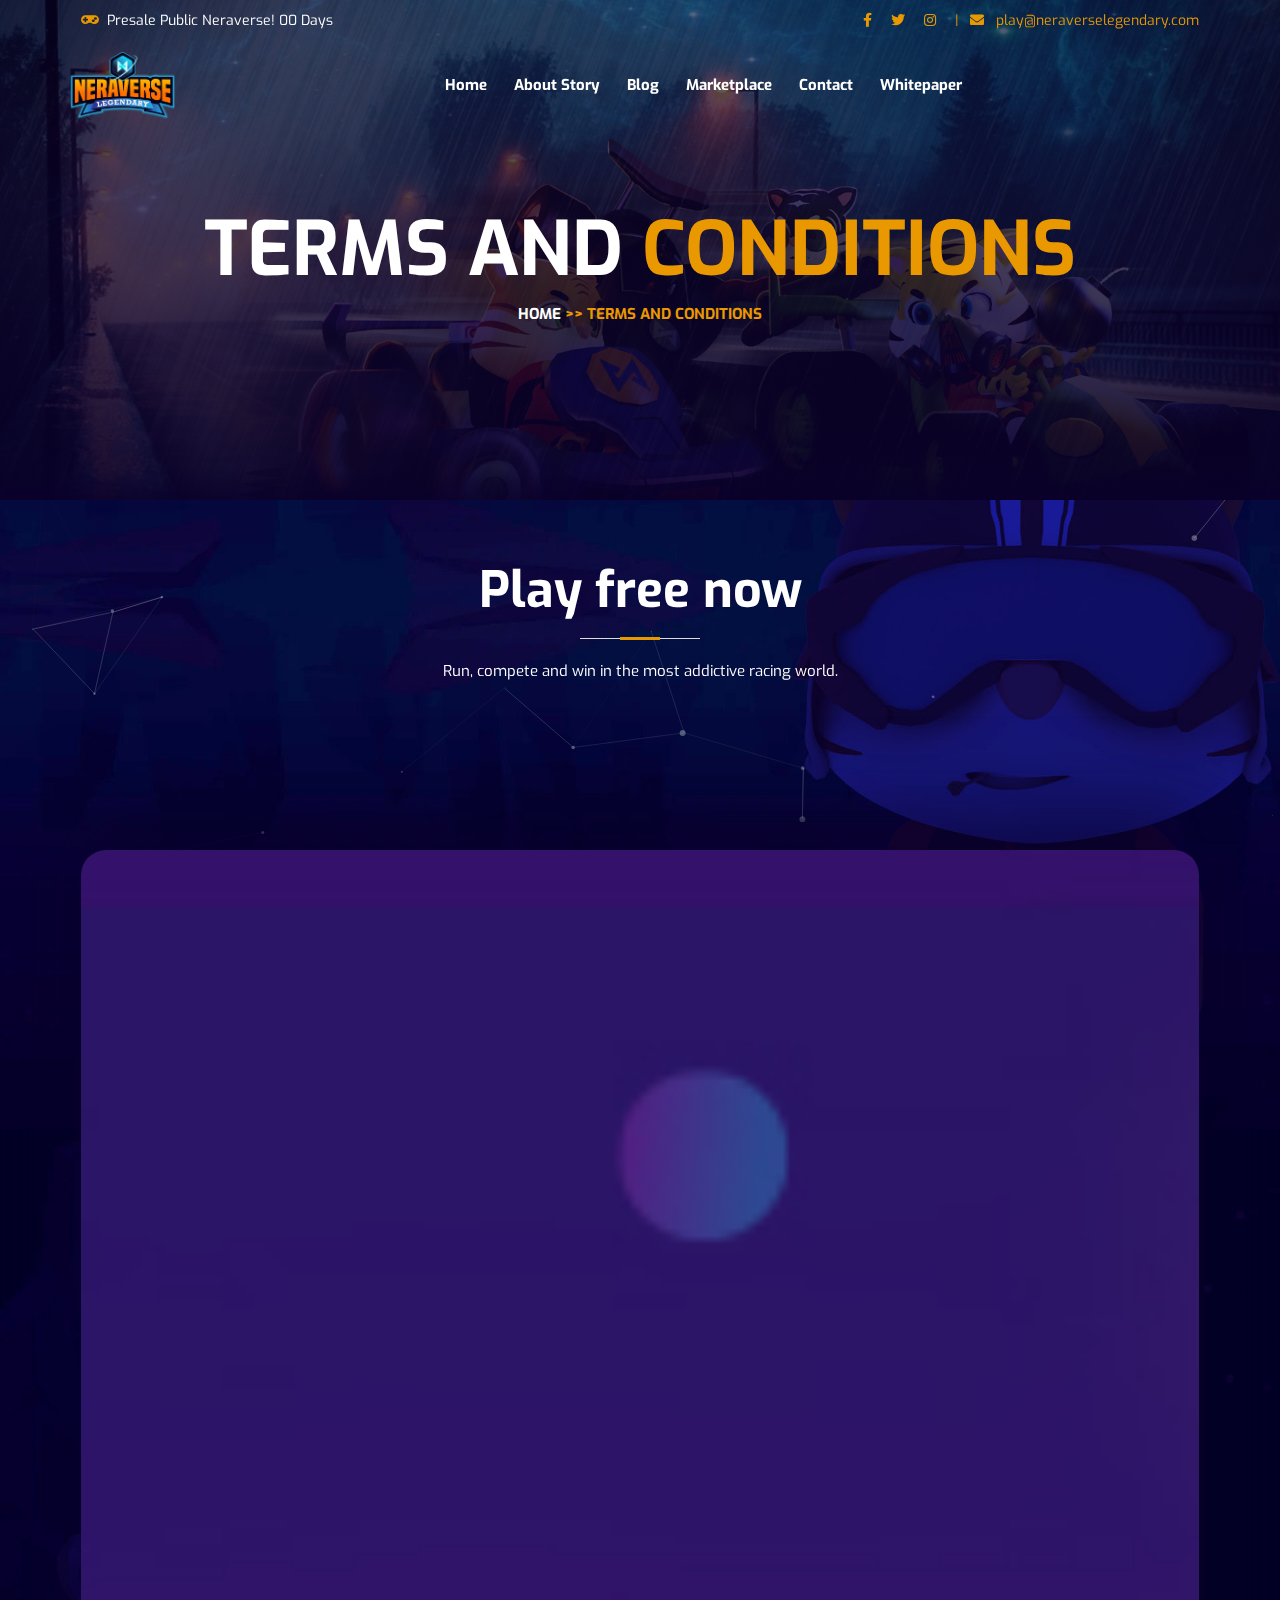
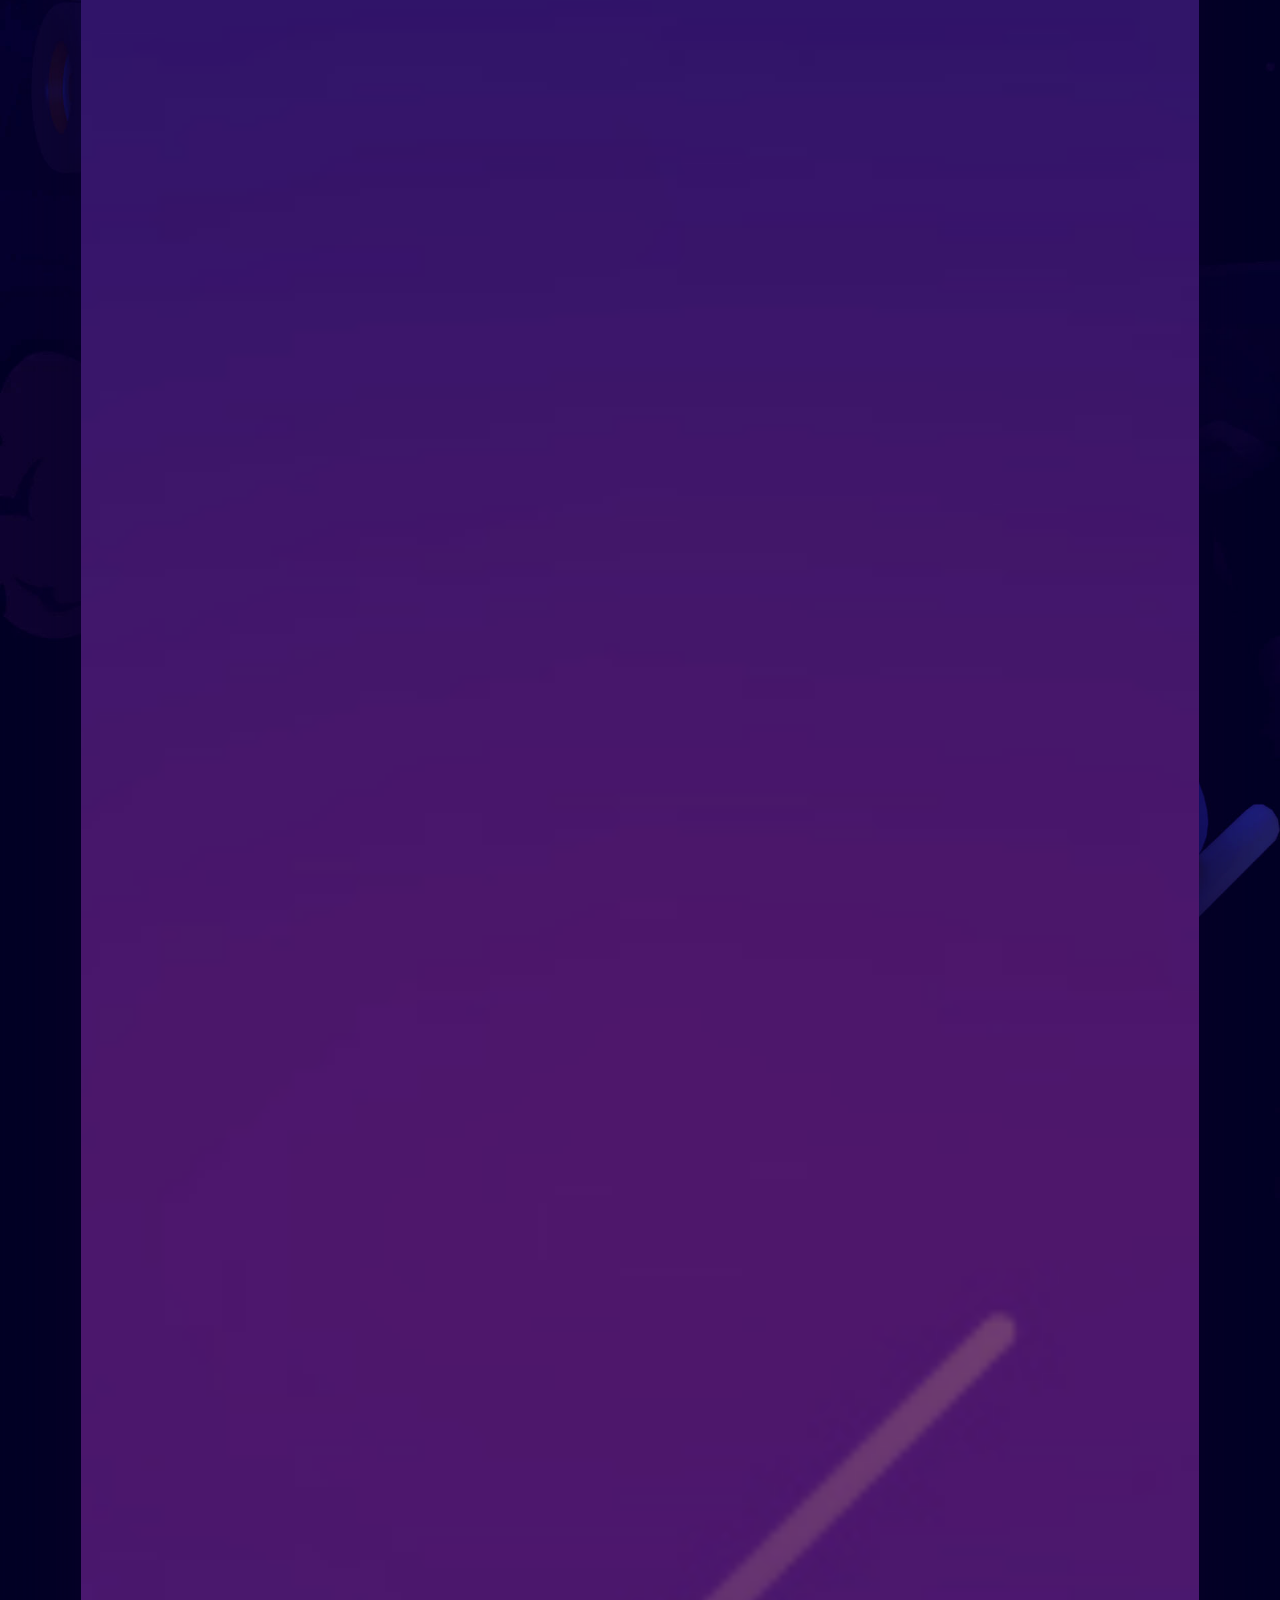
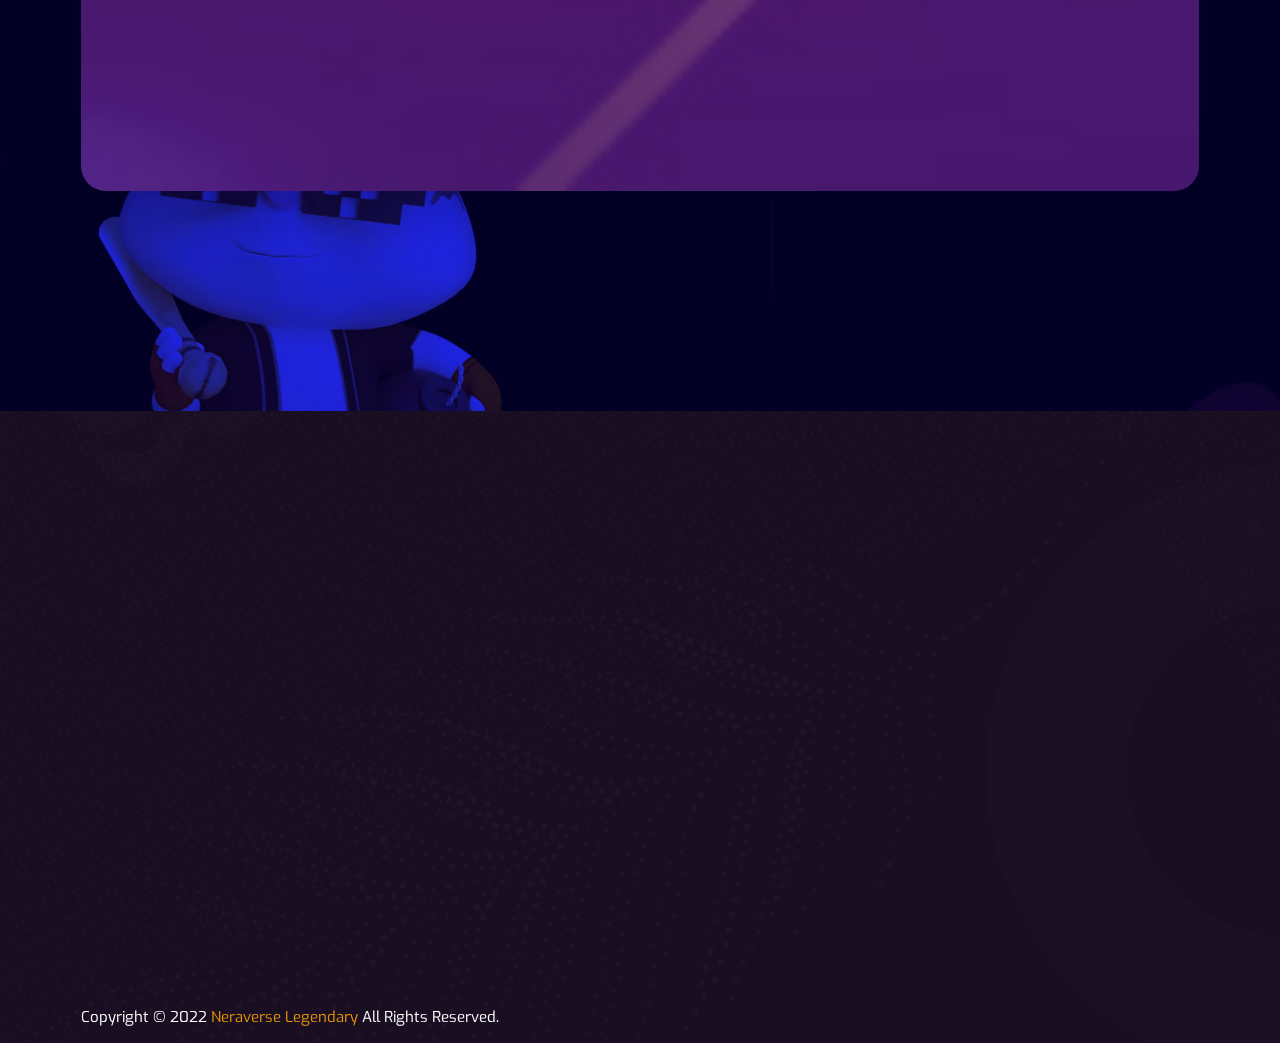
<file: terminos.html>
<!doctype html>
<html lang="es">

<head>
    <!-- Required meta tags -->
    <meta charset="utf-8">
    <meta name="viewport" content="width=device-width, initial-scale=1, shrink-to-fit=no">
    <title>Terms and Conditions</title>

    <!-- metatags para el seo -->

    <meta name="twitter:card" content="summary" />
    <meta name="twitter:site" content="@termsandconditionsneraverselegendary" />
    <meta name="twitter:title" content="Terms and Conditions Neraverse Legendary" />
    <meta name="twitter:url" content="https://neraverselegendary.com/terminos.html" />
    <meta name="twitter:description" content="Read and be aware of the terms and conditions of Neraverse Legendary" />
    <meta name="twitter:image" content="https://neraverselegendary.com/images/logo/neraRedimen.png" />
    <meta property="og:site_name" content="Neraverse Legendary" />
    <meta property="og:title" content="Terms and Conditions Neraverse Legendary" />
    <meta property="og:description" content="Read and be aware of the terms and conditions of Neraverse Legendary" />
    <meta property="og:image" itemprop="image" content="https://neraverselegendary.com/images/logo/neraRedimen.png" />
    <meta property="og:type" content="website" />
    <meta property="og:url" content="https://neraverselegendary.com/terminos.html" />

    <!-- Cargando Bootstrap CSS -->
    <link rel="stylesheet" href="libs/bootstrap/css/bootstrap.css">

    <!-- Cargando fuentes de Google-->
    <!-- <link rel="preconnect" href="https://fonts.googleapis.com">
    <link rel="preconnect" href="https://fonts.gstatic.com" crossorigin>
    <link
        href="https://fonts.googleapis.com/css2?family=Oxanium:wght@300;500;700&family=Poppins:wght@200;500;700&display=swap"
        rel="stylesheet"> -->

    <link rel="icon" href="images/logo/iconNera.svg" sizes="32x32">

    <link rel="preconnect" href="https://fonts.googleapis.com">
    <link rel="preconnect" href="https://fonts.gstatic.com" crossorigin>
    <link href="https://fonts.googleapis.com/css2?family=Exo:wght@300;500;700&family=Metal+Mania&display=swap"
        rel="stylesheet">
    <!-- Cargando "Font Awesome" -->
    <link rel="stylesheet" href="libs/fontawesome/css/all.min.css">

    <!-- Cargando "Mmenu" -->
    <link rel="stylesheet" href="libs/mmenu/dist/mmenu.css">

    <!-- Cargando "Mburger" -->
    <link rel="stylesheet" href="libs/mburger/dist/mburger.css">

    <link rel="stylesheet" href="css/animate.css">

    <link rel="stylesheet" href="css/venobox.css">

    <link rel="stylesheet" href="css/aos.css">

    <!-- Cargando "Swiper.js" -->
    <link rel="stylesheet" href="libs/swiper/package/css/swiper.min.css">




    <!-- Cargando "Estilos personalizados" -->
    <link rel="stylesheet" href="css/estilos.css">

</head>

<body>

    <div id="my-page" style="background: url('images/portadas/bg.jpg') center center / cover;">
        <div id="particle-js"></div>

        <section class="py-5 section-nav d-flex align-items-center justify-content-center">
            <header id="presentacion" class="fixed-top">
                <div id="topbar" class="d-none d-lg-flex align-items-center" style="background: transparent;">
                    <div class="container d-flex justify-content-between">
                        <div class="contact-info mr-auto text-white">
                            <i class="fas fa-gamepad"></i> Presale Public Neraverse! <span>00</span> Days

                        </div>
                        <div class="social-links">
                            <a href="https://www.facebook.com/Neraverse-legendary-105524995222898" class="facebook"><i
                                    class="fab fa-facebook-f"></i></a>
                            <a href="https://twitter.com/neraversel" class="twitter"><i class="fab fa-twitter"></i></a>
                            <a href="https://www.instagram.com/neraverse.official" class="twitter"><i
                                    class="fab fa-instagram"></i></a>
                            <a href="mailto:play@neraverselegendary.com" class="text-decoration-none">| <i
                                    class="fas fa-envelope px-2"></i>
                                play@neraverselegendary.com</a>
                        </div>
                    </div>
                </div>
                <!-- Seccion #navegacion -->
                <nav class="navbar navbar-expand-lg navbar-dark py-3 py-lg-0 px-0" id="navegacion">
                    <div class="container align-items-stretch flex-nowrap px-0">

                        <button class="navbar-toggler collapsed mburger mburger--spin" type="button"
                            data-toggle="collapse" data-target="#menu-principal" aria-controls="menu-prncipal"
                            aria-expanded="false" aria-label="Toggle navigation">
                            <b></b>
                            <b></b>
                            <b></b>

                        </button>

                        <a class="navbar-brand align-self-center" href="index.html">
                            <img src="images/logo/LOGO NERAVERSE PNG.png" alt="" width="20">
                        </a>

                        <div class="navbar-collapse collapse" id="menu-principal">
                            <ul class="navbar-nav mx-auto">
                                <li class="nav-item">
                                    <a class="nav-link" href="index.html">Home</a>
                                </li>
                                <li class="nav-item">
                                    <a class="nav-link" href="history.html">About
                                        Story</a>
                                </li>
                                <li class="nav-item">
                                    <a class="nav-link" href="https://blog.neraverselegendary.com/">Blog</a>
                                </li>
                                <li class="nav-item">
                                    <a class="nav-link"
                                        href="https://marketplace.neraverselegendary.com/">Marketplace</a>
                                </li>
                                <li class="nav-item">
                                    <a class="nav-link" href="https://neraverselegendary.com/contact/">Contact</a>
                                </li>
                                <li class="nav-item">
                                    <a class="nav-link" href="https://whitepaper.neraverselegendary.com/">Whitepaper</a>
                                </li>
                            </ul>
                        </div>

                        <div class="section-login mt-2 mt-lg-4 me-2 me-lg-0 d-none">
                            <a href="https://app.neraverselegendary.com/" class="btn btn-primario "><i
                                    class="fas fa-sign-in-alt me-sm-2"></i> <i class="fas fa-user d-sm-none"></i><span
                                    class="d-none d-sm-inline-block">Sign
                                    in</span></a>
                        </div>

                    </div>
                </nav>

                <!-- <form class="collapse d-xl-flex align-items-xl-center mr-xl-0" id="formulario-buscar"
                    data-juggler-source="caja-buscar">

                    <div class="input-group p-3 p-xl-0">
                        <input type="text" name="campo-buscar" class="form-control campo-buscar"
                            placeholder="Buscar en Neraverse">
                        <div class="input-group-append">
                            <button class="btn btn-warning boton-buscar h-100 py-0 px-4 px-xl-2" type="button">
                                <i class="fas fa-search fa-lg pt-2"></i>
                            </button>
                        </div>
                    </div>

                </form> -->

            </header>
            <div class="container">
                <div class="row text-center pt-5">
                    <h2 class="display-1 fw-bold text-uppercase text-white" data-aos="zoom-in-right"
                        data-aos-once="true">Terms and <span class="text-primary">Conditions</span></h2>
                    <p class="fw-bold text-uppercase text-primary"><a href="index.html"
                            class="text-decoration-none text-white">HOME </a>>> Terms and Conditions
                    </p>
                </div>
            </div>
            <div class="capa"></div>
        </section>

        <section id="services" class="services contenido-history">
            <div class="container">
                <div class="section-title pb-5" data-aos="zoom-in-up" data-aos-once="true">
                    <h2>Play free now</h2>
                    <p class="pb-4">Run, compete and win in the most addictive racing world.</p>
                    <a href="https://play.neraverselegendary.com/" class="d-none btn btn-primario"><i
                            class="fas fa-gamepad"></i>
                        Play</a>
                    <a href="https://marketplace.neraverselegendary.com/" class="d-none btn btn-secundario"><i
                            class="fas fa-shopping-cart"></i>
                        Marketplace</a>
                </div>
                <div class="d-none d-lg-block" style="height: 100px;"></div>
                <div class="d-lg-none" style="height: 50px;"></div>
                <!-- <div class="row align-items-center">
                    <div class="col-lg-6 text-center animado2" data-aos="zoom-in-right" data-aos-once="true">
                        <div class="contenedor-video d-inline-block position-relative text-truncate">
                            <img src="images/portadas/portada3.jpg" height="950" class="img-fluid"
                                alt="imagen del video promocional del sitio">
                            <a href="https://youtu.be/bLcSXGetWrI" data-autoplay="true"
                                class="position-absolute venobox-video" data-vbtype="video"><i
                                    class="fas fa-play"></i></a>
                        </div>

                    </div>
                    <div class="col-lg-6 text-center">
                        <img src="images/auto.png" width="450" class="img-fluid" alt="">

                    </div>
                </div> -->
                <div id="content-box-2"
                    class="row bg-detail mt-5 mt-lg-0 mx-0 mx-sm-3 mx-lg-0 py-5 px-3 align-items-center justify-content-around espaciado">

                    <div class="col-lg-6 col-md-6 py-4 py-lg-0 text-start order-0 order-lg-1" data-aos="zoom-in-down"
                        data-aos-once="true">
                        <div class="content-nft-box">
                            <div class="front">
                                <div class="front-body px-0 px-lg-3">
                                    <div class="section-title text-start" data-aos="zoom-in-up" data-aos-once="true">
                                        <h2 class="text-uppercase text-center">Owner of the website, the offer <span
                                                class="text-primary">and the link of the Terms</span></h2>

                                        <h3 class="pt-3">Who w<span class="text-primary">e are</span> </h3>
                                        <p>Our website address is: <a class="text-primary text-decoration-none"
                                                href="index.html">https://neraverselegendary.com</a></p>
                                        <h3 class="pt-3">Com<span class="text-primary">ments</span> </h3>
                                        <p>Esta página web es propiedad y está operado por neraverse legendary. Estos
                                            Términos establecen los términos y condiciones bajo los cuales tu puedes
                                            usar nuestra página web y servicios ofrecidos por nosotros. Esta página web
                                            ofrece a los visitantes poder jugar un juego de carreras intuitivo. Al
                                            acceder o usar la página web de nuestro servicio, usted aprueba que haya
                                            leído, entendido y aceptado estar sujeto a estos Términos:</p>
                                        <h3 class="pt-3">Who can use your website; <span class="text-primary">What are
                                                the requirements to create an account?</span> </h3>
                                        <p>To use our website and/or receive our services, you must be at least 18 years
                                            of age, or the legal age of majority in your jurisdiction, and possess the
                                            legal authority, right and freedom to enter into these Terms as an
                                            agreement. binding. You are not permitted to use this website and/or receive
                                            services if doing so is prohibited in your country or under any law or
                                            regulation applicable to you.
                                        </p>
                                        <h3 class="pt-3">Trade terms off<span class="text-primary">ered to
                                                customers</span> </h3>
                                        <p>By purchasing an item, you agree that: (i) you are responsible for reading
                                            the entire item listing before committing to purchase it; (ii) you are
                                            entering into a legally binding contract to purchase an item when you commit
                                            to purchase an item and complete the check out.<br><br>

                                            The prices we charge for using our services / for our products are listed on
                                            the website. We reserve the right to change our prices for displayed
                                            products at any time and to correct pricing errors that may inadvertently
                                            occur. Additional pricing and sales tax information is available on the
                                            checkout page. <br><br>

                                            "The fee for the services and any other charges that may be incurred in
                                            connection with your use of the service, such as taxes and possible
                                            transaction fees, will be charged monthly to your payment method.</p>

                                        <h3 class="pt-3">Retention of the <span class="text-primary">right to change
                                                offer</span> </h3>
                                        <p>We may, without notice, change services; stop providing the services or any
                                            features of the services we offer; or create limits for services. We may
                                            permanently or temporarily suspend access to the Services without notice or
                                            liability for any or no reason.
                                        </p>

                                        <h3 class="pt-3">Warranties and liability <span class="text-primary">for
                                                services and products</span>
                                        </h3>
                                        <p>When we receive a valid warranty claim for a product we sell, we will either
                                            repair the relevant defect or replace the product. If we are unable to
                                            repair or replace the product within a reasonable time, the customer will be
                                            entitled to a full refund when the product is returned to us. We will pay
                                            for shipping of the repaired or replaced products to the customer and the
                                            customer will be responsible for returning the product to us.
                                        </p>

                                        <h3 class="pt-3">Right to suspend or <span class="text-primary">cancel the user
                                                account</span>
                                        </h3>
                                        <p>We may permanently or temporarily terminate or suspend your access to the
                                            Service without notice and liability for any reason, including if in our
                                            sole determination you violate any provision of these Terms or any
                                            applicable law or regulation. You may discontinue use and request to cancel
                                            your account and/or any services at any time. Notwithstanding anything to
                                            the foregoing, with respect to automatically renewed subscriptions to paid
                                            services, such subscriptions will be suspended only upon expiration of the
                                            applicable period for which you have already made payment.
                                        </p>

                                        <h3 class="pt-3">Right to change and <span class="text-primary">modify the
                                                Terms</span>
                                        </h3>
                                        <p>We reserve the right to modify these terms from time to time at our sole
                                            discretion. Therefore, you should review these pages periodically. When we
                                            change the Terms in a material way, we will notify you that material changes
                                            have been made to the Terms. Your continued use of the website or our
                                            service after such change constitutes your acceptance of the new Terms. If
                                            you do not agree to any of these terms or any future versions of the Terms,
                                            do not use or access (or continue to access) the Website or the Service.
                                        </p>
                                    </div>


                                </div>
                            </div>
                        </div>
                    </div>



                </div>

            </div>
        </section><!-- End Services Section -->





        <!-- 
        <div class="d-none d-lg-block" style="height: 200px;"></div>
        <div class="d-lg-none" style="height: 250px;"></div> -->



        <section id="footer" class="pb-0">
            <div class="bg-detail3 py-5 position-relative">
                <div class="container" data-aos="zoom-in-down" data-aos-once="true">
                    <div
                        class="row newletter mx-2 mx-lg-0 align-items-center justify-content-center justify-content-lg-around p-4">
                        <div class="col-lg-12 text-center py-3">
                            <h2 class="fw-bold h2 mb-0 text-uppercase">NERAVERSE <span class="text-primary">
                                    LEGENDARY</span>
                            </h2>
                        </div>
                        <!-- <div class="col-lg-7">
                            <div>
                                <form action="#" class="position-relative">
                                    <input type="text" class="inputsito2" placeholder="Email">
                                    <button class="btn btn-dentro"><i class="fas fa-paper-plane"></i>
                                        Subscribe</button>
                                </form>
                            </div>
                        </div> -->
                    </div>
                </div>
                <div class="container">

                    <div class="row align-items-center py-5">
                        <div class="col-lg-5 text-center text-lg-start" data-aos="zoom-in-left" data-aos-once="true">
                            <img src="images/logo/iconoNera.png" width="100" class="img-fluid" alt="">
                            <div class="section-title3 text-center text-lg-start pt-4">
                                <h3>Token Neraverse Legendary</h3>
                            </div>
                            <ul class="list-unstyled">
                                <li><i class="circle-icon fas fa-search-location"></i> Address : 3rd Floor Aspin Tower
                                    Sheikh Zayed Road
                                    Dubai, United Arab Emirates
                                    PO BOX. 32925</li>
                                <li><i class="circle-icon fas fa-envelope"></i> Email : ask@neraverselegendary.com</li>
                            </ul>


                        </div>
                        <div class="col-lg-7" data-aos="zoom-in-up" data-aos-once="true">
                            <div class="row">
                                <div class="col-lg-5">
                                    <div class="section-title3 text-center text-lg-start pb-3">
                                        <h3>Need Help?</h3>
                                        <p>Tell us how we can help you , leave us your message and we will contact to
                                            you by email.</p>
                                    </div>
                                    <div class="text-center text-lg-start">
                                        <ul class="list-unstyled listaFooter list">
                                            <li><a href="https://whitepaper.neraverselegendary.com/">Whitepaper</a></li>
                                            <li><a href="history.html">About history</a>
                                            </li>
                                            <li><a href="https://neraverselegendary.com/contact/">Contact</a></li>
                                            <li><a href="https://blog.neraverselegendary.com/">Blog</a></li>
                                            <li><a href="politic-privacy.html">Privacy Policy</a></li>
                                            <li><a href="terminos.html">Terms and Conditions </a></li>
                                        </ul>
                                    </div>
                                </div>
                                <div class="col-lg-7">
                                    <div class="section-title3 text-center text-lg-start">
                                        <h3>Join to team neraverse</h3>
                                        <!-- <p>Lorem ipsum dolor sit, amet consectetur adipisicing elit.</p> -->
                                    </div>
                                    <div class="text-center text-lg-start">
                                        <ul class="list-unstyled d-inline-flex listaFooter2">
                                            <li><a href="https://www.facebook.com/Neraverse-legendary-105524995222898"><i
                                                        class="circle-icon fab fa-facebook-f"></i></a></li>
                                            <li><a href="https://twitter.com/neraversel"><i
                                                        class="circle-icon fab fa-twitter"></i></a></li>
                                            <li><a href="https://instagram.com/neraverse.official?igshid=YmMyMTA2M2Y="><i
                                                        class="circle-icon fab fa-instagram"></i></a></li>
                                            <li><a href="https://t.me/neraverselegendary"><i
                                                        class="circle-icon fab fa-telegram-plane"></i></a></li>
                                        </ul>
                                    </div>
                                    <div class="section-title3 text-center text-lg-start">
                                        <h3>Newsletter Sign Up</h3>
                                        <p>Don't get left behind and find out all the news of the neraverse.</p>
                                        <!-- <div class="d-block text-center d-lg-flex">
                                            <input type="text" class="inputsito" placeholder="Enter your email">
                                            <button class="btn btn-primario mt-3 mt-lg-0"><i
                                                    class="fas fa-paper-plane"></i></button>
                                        </div> -->
                                    </div>
                                </div>
                            </div>
                        </div>
                    </div>
                </div>
                <div class="container">
                    <div class="copyright-text text-center position-absolute bottom-0">
                        <p>Copyright © 2022 <a class="text-primary text-decoration-none" href="index.html">Neraverse
                                Legendary</a> All Rights Reserved.</p>
                    </div>
                </div>
            </div>
        </section>







        <a href="#" class="back-to-top"><i class="fas fa-arrow-up"></i></a>







    </div> <!-- Fin de #my-page -->



    <div id="preloader" class="preload preload-container">
        <div class="preload-logo"></div>
    </div>


    <!-- Carga de jQuery -->
    <script src="libs/jquery/jquery-3.4.1.min.js"></script>

    <!-- Carga de Popper.js -->
    <script src="libs/popper.js/popper.min.js"></script>

    <!-- Carga de Bootstrap.js -->
    <script src="libs/bootstrap/js/bootstrap.min.js"></script>

    <!-- Particle JS -->
    <script src="js/particles.min.js"></script>

    <!-- Carga de Mmenu.js -->
    <script src="libs/mmenu/dist/mmenu.js"></script>

    <script src="js/venobox.min.js"></script>

    <!-- Carga de Juggler.js -->
    <script src="libs/juggler/dist/juggler.min.js"></script>

    <script src="js/aos.js"></script>

    <!-- Carga de Swiper.js -->
    <script src="libs/swiper/package/js/swiper.min.js"></script>

    <!-- Carga de hc-sticky.js -->
    <script src="libs/hc-sticky/dist/hc-sticky.js"></script>
    <script src="libs/gsap/gsap.min.js"></script>
    <script src="libs/gsap/ScrollTrigger.min.js"></script>

    <script>

    </script>


    <!-- Carga de mis-scripts.js | Inicia las funiones de los scripts -->
    <script src="js/mis-scripts.js"></script>




</body>

</html>
</file>
<file: libs/mmenu/dist/mmenu.css>
/*!
 * mmenu.js
 * mmenujs.com
 *
 * Copyright (c) Fred Heusschen
 * frebsite.nl
 *
 * License: CC-BY-NC-4.0
 * http://creativecommons.org/licenses/by-nc/4.0/
 */.mm-menu_theme-white{--mm-color-border:rgba( 0,0,0, 0.1 );--mm-color-button:rgba( 0,0,0, 0.3 );--mm-color-text:rgba( 0,0,0, 0.7 );--mm-color-text-dimmed:rgba( 0,0,0, 0.3 );--mm-color-background:#fff;--mm-color-background-highlight:rgba( 0,0,0, 0.06 );--mm-color-background-emphasis:rgba( 0,0,0, 0.03 );--mm-shadow:0 0 10px rgba( 0,0,0, 0.2 )}.mm-menu_theme-dark{--mm-color-border:rgba( 0,0,0, 0.3 );--mm-color-button:rgba( 255,255,255, 0.4 );--mm-color-text:rgba( 255,255,255, 0.85 );--mm-color-text-dimmed:rgba( 255,255,255, 0.4 );--mm-color-background:#333;--mm-color-background-highlight:rgba( 255,255,255, 0.08 );--mm-color-background-emphasis:rgba( 0,0,0, 0.1 );--mm-shadow:0 0 20px rgba( 0,0,0, 0.5 )}.mm-menu_theme-black{--mm-color-border:rgba( 255,255,255, 0.25 );--mm-color-button:rgba( 255,255,255, 0.4 );--mm-color-text:rgba( 255,255,255, 0.75 );--mm-color-text-dimmed:rgba( 255,255,255, 0.4 );--mm-color-background:#000;--mm-color-background-highlight:rgba( 255,255,255, 0.2 );--mm-color-background-emphasis:rgba( 255,255,255, 0.15 );--mm-shadow:none}:root{--mm-line-height:20px;--mm-listitem-size:44px;--mm-navbar-size:44px;--mm-offset-top:0;--mm-offset-right:0;--mm-offset-bottom:0;--mm-offset-left:0;--mm-color-border:rgba(0, 0, 0, 0.1);--mm-color-button:rgba(0, 0, 0, 0.3);--mm-color-text:rgba(0, 0, 0, 0.75);--mm-color-text-dimmed:rgba(0, 0, 0, 0.3);--mm-color-background:#f3f3f3;--mm-color-background-highlight:rgba(0, 0, 0, 0.05);--mm-color-background-emphasis:rgba(255, 255, 255, 0.4);--mm-shadow:0 0 10px rgba(0, 0, 0, 0.3)}.mm-hidden{display:none!important}.mm-wrapper{overflow-x:hidden;position:relative}.mm-menu{top:0;right:0;bottom:0;left:0;background:#f3f3f3;border-color:rgba(0,0,0,.1);color:rgba(0,0,0,.75);line-height:20px;display:-webkit-box;display:-ms-flexbox;display:flex;-webkit-box-orient:vertical;-webkit-box-direction:normal;-ms-flex-direction:column;flex-direction:column;padding:0;margin:0;-webkit-box-sizing:border-box;box-sizing:border-box;position:absolute;top:var(--mm-offset-top);right:var(--mm-offset-right);bottom:var(--mm-offset-bottom);left:var(--mm-offset-left);z-index:0;background:var(--mm-color-background);border-color:var(--mm-color-border);color:var(--mm-color-text);line-height:var(--mm-line-height);-webkit-tap-highlight-color:var(--mm-color-background-emphasis);-webkit-font-smoothing:antialiased;-moz-osx-font-smoothing:grayscale}.mm-menu a,.mm-menu a:active,.mm-menu a:hover,.mm-menu a:link,.mm-menu a:visited{text-decoration:none;color:inherit}[dir=rtl] .mm-menu{direction:rtl}.mm-panel{background:#f3f3f3;border-color:rgba(0,0,0,.1);color:rgba(0,0,0,.75);z-index:0;-webkit-box-sizing:border-box;box-sizing:border-box;width:100%;-webkit-overflow-scrolling:touch;overflow:scroll;overflow-x:hidden;overflow-y:auto;background:var(--mm-color-background);border-color:var(--mm-color-border);color:var(--mm-color-text);-webkit-transform:translate3d(100%,0,0);transform:translate3d(100%,0,0);-webkit-transition:-webkit-transform .4s ease;transition:-webkit-transform .4s ease;-o-transition:transform .4s ease;transition:transform .4s ease;transition:transform .4s ease,-webkit-transform .4s ease}.mm-panel:after{height:44px}.mm-panel:not(.mm-hidden){display:block}.mm-panel:after{content:'';display:block;height:var(--mm-listitem-size)}.mm-panel_opened{z-index:1;-webkit-transform:translate3d(0,0,0);transform:translate3d(0,0,0)}.mm-panel_opened-parent{-webkit-transform:translate3d(-30%,0,0);transform:translate3d(-30%,0,0)}.mm-panel_highest{z-index:2}.mm-panel_noanimation{-webkit-transition:none!important;-o-transition:none!important;transition:none!important}.mm-panel_noanimation.mm-panel_opened-parent{-webkit-transform:translate3d(0,0,0);transform:translate3d(0,0,0)}.mm-panels>.mm-panel{position:absolute;left:0;right:0;top:0;bottom:0}.mm-panel__content{padding:20px 20px 0}.mm-panels{background:#f3f3f3;border-color:rgba(0,0,0,.1);color:rgba(0,0,0,.75);position:relative;height:100%;-webkit-box-flex:1;-ms-flex-positive:1;flex-grow:1;overflow:hidden;background:var(--mm-color-background);border-color:var(--mm-color-border);color:var(--mm-color-text)}[dir=rtl] .mm-panel:not(.mm-panel_opened){-webkit-transform:translate3d(-100%,0,0);transform:translate3d(-100%,0,0)}[dir=rtl] .mm-panel.mm-panel_opened-parent{-webkit-transform:translate3d(30%,0,0);transform:translate3d(30%,0,0)}.mm-listitem_vertical>.mm-panel{display:none;width:100%;padding:10px 0 10px 10px;-webkit-transform:none!important;-ms-transform:none!important;transform:none!important}.mm-listitem_vertical>.mm-panel:after,.mm-listitem_vertical>.mm-panel:before{content:none;display:none}.mm-listitem_opened>.mm-panel{display:block}.mm-listitem_vertical>.mm-listitem__btn{height:44px;height:var(--mm-listitem-size);bottom:auto}.mm-listitem_vertical .mm-listitem:last-child:after{border-color:transparent}.mm-listitem_opened>.mm-listitem__btn:after{-webkit-transform:rotate(225deg);-ms-transform:rotate(225deg);transform:rotate(225deg);right:19px}.mm-btn{-webkit-box-flex:0;-ms-flex-positive:0;flex-grow:0;-ms-flex-negative:0;flex-shrink:0;position:relative;-webkit-box-sizing:border-box;box-sizing:border-box;width:50px;padding:0}.mm-btn:after,.mm-btn:before{border:2px solid rgba(0,0,0,.3);border:2px solid var(--mm-color-button)}.mm-btn_next:after,.mm-btn_prev:before{content:'';border-bottom:none;border-right:none;-webkit-box-sizing:content-box;box-sizing:content-box;display:block;width:8px;height:8px;margin:auto;position:absolute;top:0;bottom:0}.mm-btn_prev:before{-webkit-transform:rotate(-45deg);-ms-transform:rotate(-45deg);transform:rotate(-45deg);left:23px;right:auto}.mm-btn_next:after{-webkit-transform:rotate(135deg);-ms-transform:rotate(135deg);transform:rotate(135deg);right:23px;left:auto}.mm-btn_close:after,.mm-btn_close:before{content:'';-webkit-box-sizing:content-box;box-sizing:content-box;display:block;width:5px;height:5px;margin:auto;position:absolute;top:0;bottom:0;-webkit-transform:rotate(-45deg);-ms-transform:rotate(-45deg);transform:rotate(-45deg)}.mm-btn_close:before{border-right:none;border-bottom:none;right:18px}.mm-btn_close:after{border-left:none;border-top:none;right:25px}[dir=rtl] .mm-btn_next:after{-webkit-transform:rotate(-45deg);-ms-transform:rotate(-45deg);transform:rotate(-45deg);left:23px;right:auto}[dir=rtl] .mm-btn_prev:before{-webkit-transform:rotate(135deg);-ms-transform:rotate(135deg);transform:rotate(135deg);right:23px;left:auto}[dir=rtl] .mm-btn_close:after,[dir=rtl] .mm-btn_close:before{right:auto}[dir=rtl] .mm-btn_close:before{left:25px}[dir=rtl] .mm-btn_close:after{left:18px}.mm-navbar{min-height:44px;border-bottom:1px solid rgba(0,0,0,.1);background:#f3f3f3;color:rgba(0,0,0,.3);display:-webkit-box;display:-ms-flexbox;display:flex;min-height:var(--mm-navbar-size);border-bottom:1px solid var(--mm-color-border);background:var(--mm-color-background);color:var(--mm-color-text-dimmed);text-align:center;opacity:1;-webkit-transition:opacity .4s ease;-o-transition:opacity .4s ease;transition:opacity .4s ease}.mm-navbar>*{min-height:44px}@supports ((position:-webkit-sticky) or (position:sticky)){.mm-navbar_sticky{position:-webkit-sticky;position:sticky;top:0;z-index:1}}.mm-navbar>*{-webkit-box-flex:1;-ms-flex-positive:1;flex-grow:1;display:-webkit-box;display:-ms-flexbox;display:flex;-webkit-box-align:center;-ms-flex-align:center;align-items:center;-webkit-box-pack:center;-ms-flex-pack:center;justify-content:center;-webkit-box-sizing:border-box;box-sizing:border-box}.mm-navbar__btn{-webkit-box-flex:0;-ms-flex-positive:0;flex-grow:0}.mm-navbar__title{-o-text-overflow:ellipsis;text-overflow:ellipsis;white-space:nowrap;overflow:hidden;-webkit-box-flex:1;-ms-flex:1 1 50%;flex:1 1 50%;display:-webkit-box;display:-ms-flexbox;display:flex;padding-left:20px;padding-right:20px}.mm-navbar__title:not(:last-child){padding-right:0}.mm-navbar__btn:not(.mm-hidden)+.mm-navbar__title{padding-left:0}.mm-navbar__btn:not(.mm-hidden)+.mm-navbar__title:last-child{padding-right:50px}[dir=rtl] .mm-navbar{-webkit-box-orient:horizontal;-webkit-box-direction:reverse;-ms-flex-direction:row-reverse;flex-direction:row-reverse}.mm-listview{list-style:none;display:block;padding:0;margin:0}.mm-listitem{color:rgba(0,0,0,.75);border-color:rgba(0,0,0,.1);color:var(--mm-color-text);border-color:var(--mm-color-border);list-style:none;display:block;padding:0;margin:0;position:relative;display:-webkit-box;display:-ms-flexbox;display:flex;-ms-flex-wrap:wrap;flex-wrap:wrap}.mm-listitem:after{content:'';border-color:inherit;border-bottom-width:1px;border-bottom-style:solid;display:block;position:absolute;left:20px;right:0;bottom:0}.mm-listitem a,.mm-listitem a:hover{text-decoration:none}.mm-listitem__btn,.mm-listitem__text{padding:12px;display:block;padding:calc((var(--mm-listitem-size) - var(--mm-line-height))/ 2);padding-left:0;padding-right:0;color:inherit}.mm-listitem__text{-o-text-overflow:ellipsis;text-overflow:ellipsis;white-space:nowrap;overflow:hidden;padding-left:20px;padding-right:10px;-webkit-box-flex:1;-ms-flex-positive:1;flex-grow:1;-ms-flex-preferred-size:10%;flex-basis:10%}.mm-listitem__btn{background:rgba(3,2,1,0);border-color:inherit;width:auto;padding-right:50px;position:relative}.mm-listitem__btn:not(.mm-listitem__text){border-left-width:1px;border-left-style:solid}.mm-listitem_selected>.mm-listitem__text{background:rgba(255,255,255,.4);background:var(--mm-color-background-emphasis)}.mm-listitem_opened>.mm-listitem__btn,.mm-listitem_opened>.mm-panel{background:rgba(0,0,0,.05);background:var(--mm-color-background-highlight)}[dir=rtl] .mm-listitem:after{left:0;right:20px}[dir=rtl] .mm-listitem__text{padding-left:10px;padding-right:20px}[dir=rtl] .mm-listitem__btn{padding-left:50px;border-left-width:0;border-left-style:none}[dir=rtl] .mm-listitem__btn:not(.mm-listitem__text){padding-right:0;border-right-width:1px;border-right-style:solid}.mm-page{-webkit-box-sizing:border-box;box-sizing:border-box;position:relative}.mm-slideout{-webkit-transition:-webkit-transform .4s ease;transition:-webkit-transform .4s ease;-o-transition:transform .4s ease;transition:transform .4s ease;transition:transform .4s ease,-webkit-transform .4s ease;z-index:1}.mm-wrapper_opened{overflow-x:hidden;position:relative}.mm-wrapper_opened .mm-page{min-height:100vh}.mm-wrapper_background .mm-page{background:inherit}.mm-menu_offcanvas{position:fixed;right:auto;z-index:0}.mm-menu_offcanvas:not(.mm-menu_opened){display:none}.mm-menu_offcanvas{width:80%;min-width:240px;max-width:440px}.mm-wrapper_opening .mm-menu_offcanvas~.mm-slideout{-webkit-transform:translate3d(80vw,0,0);transform:translate3d(80vw,0,0)}@media all and (max-width:300px){.mm-wrapper_opening .mm-menu_offcanvas~.mm-slideout{-webkit-transform:translate3d(240px,0,0);transform:translate3d(240px,0,0)}}@media all and (min-width:550px){.mm-wrapper_opening .mm-menu_offcanvas~.mm-slideout{-webkit-transform:translate3d(440px,0,0);transform:translate3d(440px,0,0)}}.mm-wrapper__blocker{background:rgba(3,2,1,0);overflow:hidden;display:none;position:fixed;top:0;right:0;bottom:0;left:0;z-index:2}.mm-wrapper_blocking{overflow:hidden}.mm-wrapper_blocking body{overflow:hidden}.mm-wrapper_blocking .mm-wrapper__blocker{display:block}.mm-sronly{border:0!important;clip:rect(1px,1px,1px,1px)!important;-webkit-clip-path:inset(50%)!important;clip-path:inset(50%)!important;white-space:nowrap!important;width:1px!important;min-width:1px!important;height:1px!important;min-height:1px!important;padding:0!important;overflow:hidden!important;position:absolute!important}.mm-menu_autoheight:not(.mm-menu_offcanvas){position:relative}.mm-menu_autoheight.mm-menu_position-bottom,.mm-menu_autoheight.mm-menu_position-top{max-height:80%}.mm-menu_autoheight-measuring .mm-panel{display:block!important}.mm-menu_autoheight-measuring .mm-panels>.mm-panel{bottom:auto!important;height:auto!important}.mm-menu_autoheight-measuring .mm-listitem_vertical:not(.mm-listitem_opened) .mm-panel{display:none!important}[class*=mm-menu_columns-]{-webkit-transition-property:width;-o-transition-property:width;transition-property:width}[class*=mm-menu_columns-] .mm-panels>.mm-panel{right:auto;-webkit-transition-property:width,-webkit-transform;transition-property:width,-webkit-transform;-o-transition-property:width,transform;transition-property:width,transform;transition-property:width,transform,-webkit-transform}[class*=mm-menu_columns-] .mm-panels>.mm-panel_opened,[class*=mm-menu_columns-] .mm-panels>.mm-panel_opened-parent{display:block!important}[class*=mm-panel_columns-]{border-right:1px solid;border-color:inherit}.mm-menu_columns-1 .mm-panel_columns-0,.mm-menu_columns-2 .mm-panel_columns-1,.mm-menu_columns-3 .mm-panel_columns-2,.mm-menu_columns-4 .mm-panel_columns-3{border-right:none}[class*=mm-menu_columns-] .mm-panels>.mm-panel_columns-0{-webkit-transform:translate3d(0,0,0);transform:translate3d(0,0,0)}.mm-menu_columns-0 .mm-panels>.mm-panel{z-index:0}.mm-menu_columns-0 .mm-panels>.mm-panel else{width:100%}.mm-menu_columns-0 .mm-panels>.mm-panel:not(.mm-panel_opened):not(.mm-panel_opened-parent){-webkit-transform:translate3d(100%,0,0);transform:translate3d(100%,0,0)}.mm-menu_columns-0{width:80%;min-width:240px;max-width:0}.mm-wrapper_opening .mm-menu_columns-0~.mm-slideout{-webkit-transform:translate3d(80vw,0,0);transform:translate3d(80vw,0,0)}@media all and (max-width:300px){.mm-wrapper_opening .mm-menu_columns-0~.mm-slideout{-webkit-transform:translate3d(240px,0,0);transform:translate3d(240px,0,0)}}@media all and (min-width:0px){.mm-wrapper_opening .mm-menu_columns-0~.mm-slideout{-webkit-transform:translate3d(0,0,0);transform:translate3d(0,0,0)}}.mm-wrapper_opening .mm-menu_columns-0.mm-menu_position-right.mm-menu_opened~.mm-slideout{-webkit-transform:translate3d(-80vw,0,0);transform:translate3d(-80vw,0,0)}@media all and (max-width:300px){.mm-wrapper_opening .mm-menu_columns-0.mm-menu_position-right.mm-menu_opened~.mm-slideout{-webkit-transform:translate3d(-240px,0,0);transform:translate3d(-240px,0,0)}}@media all and (min-width:0px){.mm-wrapper_opening .mm-menu_columns-0.mm-menu_position-right.mm-menu_opened~.mm-slideout{-webkit-transform:translate3d(0,0,0);transform:translate3d(0,0,0)}}[class*=mm-menu_columns-] .mm-panels>.mm-panel_columns-1{-webkit-transform:translate3d(100%,0,0);transform:translate3d(100%,0,0)}.mm-menu_columns-1 .mm-panels>.mm-panel{z-index:1;width:100%}.mm-menu_columns-1 .mm-panels>.mm-panel else{width:100%}.mm-menu_columns-1 .mm-panels>.mm-panel:not(.mm-panel_opened):not(.mm-panel_opened-parent){-webkit-transform:translate3d(200%,0,0);transform:translate3d(200%,0,0)}.mm-menu_columns-1{width:80%;min-width:240px;max-width:440px}.mm-wrapper_opening .mm-menu_columns-1~.mm-slideout{-webkit-transform:translate3d(80vw,0,0);transform:translate3d(80vw,0,0)}@media all and (max-width:300px){.mm-wrapper_opening .mm-menu_columns-1~.mm-slideout{-webkit-transform:translate3d(240px,0,0);transform:translate3d(240px,0,0)}}@media all and (min-width:550px){.mm-wrapper_opening .mm-menu_columns-1~.mm-slideout{-webkit-transform:translate3d(440px,0,0);transform:translate3d(440px,0,0)}}.mm-wrapper_opening .mm-menu_columns-1.mm-menu_position-right.mm-menu_opened~.mm-slideout{-webkit-transform:translate3d(-80vw,0,0);transform:translate3d(-80vw,0,0)}@media all and (max-width:300px){.mm-wrapper_opening .mm-menu_columns-1.mm-menu_position-right.mm-menu_opened~.mm-slideout{-webkit-transform:translate3d(-240px,0,0);transform:translate3d(-240px,0,0)}}@media all and (min-width:550px){.mm-wrapper_opening .mm-menu_columns-1.mm-menu_position-right.mm-menu_opened~.mm-slideout{-webkit-transform:translate3d(-440px,0,0);transform:translate3d(-440px,0,0)}}[class*=mm-menu_columns-] .mm-panels>.mm-panel_columns-2{-webkit-transform:translate3d(200%,0,0);transform:translate3d(200%,0,0)}.mm-menu_columns-2 .mm-panels>.mm-panel{z-index:2;width:50%}.mm-menu_columns-2 .mm-panels>.mm-panel else{width:100%}.mm-menu_columns-2 .mm-panels>.mm-panel:not(.mm-panel_opened):not(.mm-panel_opened-parent){-webkit-transform:translate3d(300%,0,0);transform:translate3d(300%,0,0)}.mm-menu_columns-2{width:80%;min-width:240px;max-width:880px}.mm-wrapper_opening .mm-menu_columns-2~.mm-slideout{-webkit-transform:translate3d(80vw,0,0);transform:translate3d(80vw,0,0)}@media all and (max-width:300px){.mm-wrapper_opening .mm-menu_columns-2~.mm-slideout{-webkit-transform:translate3d(240px,0,0);transform:translate3d(240px,0,0)}}@media all and (min-width:1100px){.mm-wrapper_opening .mm-menu_columns-2~.mm-slideout{-webkit-transform:translate3d(880px,0,0);transform:translate3d(880px,0,0)}}.mm-wrapper_opening .mm-menu_columns-2.mm-menu_position-right.mm-menu_opened~.mm-slideout{-webkit-transform:translate3d(-80vw,0,0);transform:translate3d(-80vw,0,0)}@media all and (max-width:300px){.mm-wrapper_opening .mm-menu_columns-2.mm-menu_position-right.mm-menu_opened~.mm-slideout{-webkit-transform:translate3d(-240px,0,0);transform:translate3d(-240px,0,0)}}@media all and (min-width:1100px){.mm-wrapper_opening .mm-menu_columns-2.mm-menu_position-right.mm-menu_opened~.mm-slideout{-webkit-transform:translate3d(-880px,0,0);transform:translate3d(-880px,0,0)}}[class*=mm-menu_columns-] .mm-panels>.mm-panel_columns-3{-webkit-transform:translate3d(300%,0,0);transform:translate3d(300%,0,0)}.mm-menu_columns-3 .mm-panels>.mm-panel{z-index:3;width:33.34%}.mm-menu_columns-3 .mm-panels>.mm-panel else{width:100%}.mm-menu_columns-3 .mm-panels>.mm-panel:not(.mm-panel_opened):not(.mm-panel_opened-parent){-webkit-transform:translate3d(400%,0,0);transform:translate3d(400%,0,0)}.mm-menu_columns-3{width:80%;min-width:240px;max-width:1320px}.mm-wrapper_opening .mm-menu_columns-3~.mm-slideout{-webkit-transform:translate3d(80vw,0,0);transform:translate3d(80vw,0,0)}@media all and (max-width:300px){.mm-wrapper_opening .mm-menu_columns-3~.mm-slideout{-webkit-transform:translate3d(240px,0,0);transform:translate3d(240px,0,0)}}@media all and (min-width:1650px){.mm-wrapper_opening .mm-menu_columns-3~.mm-slideout{-webkit-transform:translate3d(1320px,0,0);transform:translate3d(1320px,0,0)}}.mm-wrapper_opening .mm-menu_columns-3.mm-menu_position-right.mm-menu_opened~.mm-slideout{-webkit-transform:translate3d(-80vw,0,0);transform:translate3d(-80vw,0,0)}@media all and (max-width:300px){.mm-wrapper_opening .mm-menu_columns-3.mm-menu_position-right.mm-menu_opened~.mm-slideout{-webkit-transform:translate3d(-240px,0,0);transform:translate3d(-240px,0,0)}}@media all and (min-width:1650px){.mm-wrapper_opening .mm-menu_columns-3.mm-menu_position-right.mm-menu_opened~.mm-slideout{-webkit-transform:translate3d(-1320px,0,0);transform:translate3d(-1320px,0,0)}}[class*=mm-menu_columns-] .mm-panels>.mm-panel_columns-4{-webkit-transform:translate3d(400%,0,0);transform:translate3d(400%,0,0)}.mm-menu_columns-4 .mm-panels>.mm-panel{z-index:4;width:25%}.mm-menu_columns-4 .mm-panels>.mm-panel else{width:100%}.mm-menu_columns-4 .mm-panels>.mm-panel:not(.mm-panel_opened):not(.mm-panel_opened-parent){-webkit-transform:translate3d(500%,0,0);transform:translate3d(500%,0,0)}.mm-menu_columns-4{width:80%;min-width:240px;max-width:1760px}.mm-wrapper_opening .mm-menu_columns-4~.mm-slideout{-webkit-transform:translate3d(80vw,0,0);transform:translate3d(80vw,0,0)}@media all and (max-width:300px){.mm-wrapper_opening .mm-menu_columns-4~.mm-slideout{-webkit-transform:translate3d(240px,0,0);transform:translate3d(240px,0,0)}}@media all and (min-width:2200px){.mm-wrapper_opening .mm-menu_columns-4~.mm-slideout{-webkit-transform:translate3d(1760px,0,0);transform:translate3d(1760px,0,0)}}.mm-wrapper_opening .mm-menu_columns-4.mm-menu_position-right.mm-menu_opened~.mm-slideout{-webkit-transform:translate3d(-80vw,0,0);transform:translate3d(-80vw,0,0)}@media all and (max-width:300px){.mm-wrapper_opening .mm-menu_columns-4.mm-menu_position-right.mm-menu_opened~.mm-slideout{-webkit-transform:translate3d(-240px,0,0);transform:translate3d(-240px,0,0)}}@media all and (min-width:2200px){.mm-wrapper_opening .mm-menu_columns-4.mm-menu_position-right.mm-menu_opened~.mm-slideout{-webkit-transform:translate3d(-1760px,0,0);transform:translate3d(-1760px,0,0)}}[class*=mm-menu_columns-].mm-menu_position-bottom,[class*=mm-menu_columns-].mm-menu_position-top{width:100%;max-width:100%;min-width:100%}.mm-wrapper_opening [class*=mm-menu_columns-].mm-menu_position-front{-webkit-transition-property:width,min-width,max-width,-webkit-transform;transition-property:width,min-width,max-width,-webkit-transform;-o-transition-property:width,min-width,max-width,transform;transition-property:width,min-width,max-width,transform;transition-property:width,min-width,max-width,transform,-webkit-transform}.mm-counter{color:rgba(0,0,0,.3);display:block;padding-left:20px;float:right;text-align:right;color:var(--mm-color-text-dimmed)}.mm-listitem_nosubitems>.mm-counter{display:none}[dir=rtl] .mm-counter{text-align:left;float:left;padding-left:0;padding-right:20px}.mm-divider{position:relative;min-height:20px;padding:4.3px;background:#f3f3f3;-o-text-overflow:ellipsis;text-overflow:ellipsis;white-space:nowrap;overflow:hidden;min-height:var(--mm-line-height);padding:calc(((var(--mm-listitem-size) * .65) - var(--mm-line-height)) * .5);padding-right:10px;padding-left:20px;font-size:75%;text-transform:uppercase;background:var(--mm-color-background);opacity:1;-webkit-transition:opacity .4s ease;-o-transition:opacity .4s ease;transition:opacity .4s ease}.mm-divider:before{background:rgba(0,0,0,.05)}@supports ((position:-webkit-sticky) or (position:sticky)){.mm-divider{position:-webkit-sticky;position:sticky;z-index:2;top:0}.mm-navbar_sticky:not(.mm-hidden)~.mm-listview .mm-divider{top:var(--mm-navbar-size)}}.mm-divider:before{content:'';position:absolute;top:0;right:0;bottom:0;left:0;z-index:-1;background:var(--mm-color-background-highlight)}.mm-wrapper_dragging .mm-menu,.mm-wrapper_dragging .mm-slideout{-webkit-transition-duration:0s!important;-o-transition-duration:0s!important;transition-duration:0s!important;-webkit-user-select:none!important;-moz-user-select:none!important;-ms-user-select:none!important;user-select:none!important}.mm-wrapper_dragging .mm-menu{pointer-events:none!important}.mm-wrapper_dragging .mm-wrapper__blocker{display:none!important}.mm-menu_dropdown{-webkit-box-shadow:0 2px 10px rgba(0,0,0,.3);box-shadow:0 2px 10px rgba(0,0,0,.3);height:80%}.mm-wrapper_dropdown .mm-slideout{-webkit-transform:none!important;-ms-transform:none!important;transform:none!important;z-index:0}.mm-wrapper_dropdown .mm-wrapper__blocker{-webkit-transition-delay:0s!important;-o-transition-delay:0s!important;transition-delay:0s!important;z-index:1}.mm-wrapper_dropdown .mm-menu_dropdown{z-index:2}.mm-wrapper_dropdown.mm-wrapper_opened:not(.mm-wrapper_opening) .mm-menu_dropdown{display:none}.mm-menu_tip-bottom:before,.mm-menu_tip-left:before,.mm-menu_tip-right:before,.mm-menu_tip-top:before{content:'';background:inherit;-webkit-box-shadow:0 2px 10px rgba(0,0,0,.3);box-shadow:0 2px 10px rgba(0,0,0,.3);display:block;width:15px;height:15px;position:absolute;z-index:-1;-webkit-transform:rotate(45deg);-ms-transform:rotate(45deg);transform:rotate(45deg)}.mm-menu_tip-left:before{left:22px}.mm-menu_tip-right:before{right:22px}.mm-menu_tip-top:before{top:-8px}.mm-menu_tip-bottom:before{bottom:-8px}:root{--mm-iconbar-size:50px}.mm-menu_iconbar-left .mm-navbars_bottom,.mm-menu_iconbar-left .mm-navbars_top,.mm-menu_iconbar-left .mm-panels{margin-left:50px;margin-left:var(--mm-iconbar-size)}.mm-menu_iconbar-left .mm-iconbar{border-right-width:1px;display:block;left:0}.mm-menu_iconbar-right .mm-navbars_bottom,.mm-menu_iconbar-right .mm-navbars_top,.mm-menu_iconbar-right .mm-panels{margin-right:50px;margin-right:var(--mm-iconbar-size)}.mm-menu_iconbar-right .mm-iconbar{border-left-width:1px;display:block;right:0}.mm-iconbar{width:50px;border-color:rgba(0,0,0,.1);background:#f3f3f3;color:rgba(0,0,0,.3);display:none;width:var(--mm-iconbar-size);overflow:hidden;-webkit-box-sizing:border-box;box-sizing:border-box;position:absolute;top:0;bottom:0;z-index:2;border:0 solid;border-color:var(--mm-color-border);background:var(--mm-color-background);color:var(--mm-color-text-dimmed);text-align:center}.mm-iconbar__bottom,.mm-iconbar__top{width:inherit;position:absolute}.mm-iconbar__bottom>*,.mm-iconbar__top>*{-webkit-box-sizing:border-box;box-sizing:border-box;display:block;padding:12.5px 0}.mm-iconbar__bottom a,.mm-iconbar__bottom a:hover,.mm-iconbar__top a,.mm-iconbar__top a:hover{text-decoration:none}.mm-iconbar__top{top:0}.mm-iconbar__bottom{bottom:0}.mm-iconbar__tab_selected{background:rgba(255,255,255,.4);background:var(--mm-color-background-emphasis)}:root{--mm-iconpanel-size:50px}.mm-panel_iconpanel-1{width:calc(100% - 50px);width:calc(100% - (var(--mm-iconpanel-size) * 1))}.mm-panel_iconpanel-2{width:calc(100% - 100px);width:calc(100% - (var(--mm-iconpanel-size) * 2))}.mm-panel_iconpanel-3{width:calc(100% - 150px);width:calc(100% - (var(--mm-iconpanel-size) * 3))}.mm-panel_iconpanel-first~.mm-panel{width:calc(100% - 50px);width:calc(100% - var(--mm-iconpanel-size))}.mm-menu_iconpanel .mm-panels>.mm-panel{left:auto;-webkit-transition-property:width,-webkit-transform;transition-property:width,-webkit-transform;-o-transition-property:transform,width;transition-property:transform,width;transition-property:transform,width,-webkit-transform}.mm-menu_iconpanel .mm-panels>.mm-panel_opened,.mm-menu_iconpanel .mm-panels>.mm-panel_opened-parent{display:block!important}.mm-menu_iconpanel .mm-panels>.mm-panel_opened-parent{overflow-y:hidden;-webkit-transform:unset;-ms-transform:unset;transform:unset}.mm-menu_iconpanel .mm-panels>.mm-panel:not(.mm-panel_iconpanel-first):not(.mm-panel_iconpanel-0){border-left-width:1px;border-left-style:solid}.mm-menu_hidedivider .mm-panel_opened-parent .mm-divider,.mm-menu_hidenavbar .mm-panel_opened-parent .mm-navbar{opacity:0}.mm-panel__blocker{background:inherit;opacity:0;display:block;position:absolute;top:0;right:0;left:0;z-index:3;-webkit-transition:opacity .4s ease;-o-transition:opacity .4s ease;transition:opacity .4s ease}.mm-panel_opened-parent .mm-panel__blocker{opacity:.6;bottom:-100000px}[dir=rtl] .mm-menu_iconpanel .mm-panels>.mm-panel{left:0;right:auto;-webkit-transition-property:width,-webkit-transform;transition-property:width,-webkit-transform;-o-transition-property:transform,width;transition-property:transform,width;transition-property:transform,width,-webkit-transform}[dir=rtl] .mm-menu_iconpanel .mm-panels>.mm-panel:not(.mm-panel_iconpanel-first):not(.mm-panel_iconpanel-0){border-left:none;border-right:1px solid;border-color:inherit}.mm-menu_keyboardfocus a:focus,.mm-menu_keyboardfocus.mm-menu_opened~.mm-wrapper__blocker a:focus{background:rgba(255,255,255,.4);background:var(--mm-color-background-emphasis);outline:0}.mm-wrapper__blocker .mm-tabstart{cursor:default;display:block;width:100%;height:100%}.mm-wrapper__blocker .mm-tabend{opacity:0;position:absolute;bottom:0}.mm-navbars_top{-ms-flex-negative:0;flex-shrink:0}.mm-navbars_top .mm-navbar:not(:last-child){border-bottom:none}.mm-navbars_bottom{-ms-flex-negative:0;flex-shrink:0}.mm-navbars_bottom .mm-navbar{border-bottom:none}.mm-navbars_bottom .mm-navbar:first-child{border-top:1px solid rgba(0,0,0,.1);border-top:1px solid var(--mm-color-border)}.mm-btn:not(.mm-hidden)+.mm-navbar__searchfield .mm-searchfield__input{padding-left:0}.mm-navbar__searchfield:not(:last-child) .mm-searchfield__input{padding-right:0}.mm-navbar__breadcrumbs{-o-text-overflow:ellipsis;text-overflow:ellipsis;white-space:nowrap;overflow:hidden;-webkit-box-flex:1;-ms-flex:1 1 50%;flex:1 1 50%;display:-webkit-box;display:-ms-flexbox;display:flex;-webkit-box-pack:start;-ms-flex-pack:start;justify-content:flex-start;padding:0 20px;overflow-x:auto;-webkit-overflow-scrolling:touch}.mm-navbar__breadcrumbs>*{display:-webkit-box;display:-ms-flexbox;display:flex;-webkit-box-align:center;-ms-flex-align:center;align-items:center;-webkit-box-pack:center;-ms-flex-pack:center;justify-content:center;padding-right:6px}.mm-navbar__breadcrumbs>a{text-decoration:underline}.mm-navbar__breadcrumbs:not(:last-child){padding-right:0}.mm-btn:not(.mm-hidden)+.mm-navbar__breadcrumbs{padding-left:0}.mm-navbar_tabs>*{padding:0 10px;border:1px solid transparent}.mm-navbar__tab_selected{background:#f3f3f3;color:rgba(0,0,0,.75);background:var(--mm-color-background);color:var(--mm-color-text)}.mm-navbar__tab_selected:not(:first-child){border-left-color:rgba(0,0,0,.1)}.mm-navbar__tab_selected:not(:last-child){border-right-color:rgba(0,0,0,.1)}.mm-navbar__tab_selected:not(:first-child){border-left-color:var(--mm-color-border)}.mm-navbar__tab_selected:not(:last-child){border-right-color:var(--mm-color-border)}.mm-navbars_top .mm-navbar_tabs{border-bottom:none}.mm-navbars_top .mm-navbar_tabs>*{border-bottom-color:rgba(0,0,0,.1);border-bottom-color:var(--mm-color-border)}.mm-navbars_top .mm-navbar__tab_selected{border-top-color:rgba(0,0,0,.1);border-top-color:var(--mm-color-border);border-bottom-color:transparent}.mm-navbars_top.mm-navbars_has-tabs .mm-navbar{background:rgba(255,255,255,.4);background:var(--mm-color-background-emphasis)}.mm-navbars_top.mm-navbars_has-tabs .mm-navbar_tabs~.mm-navbar{background:#f3f3f3;background:var(--mm-color-background)}.mm-navbars_bottom .mm-navbar_tabs:first-child{border-top:none}.mm-navbars_bottom .mm-navbar_tabs>*{border-top-color:rgba(0,0,0,.1);border-top-color:var(--mm-color-border)}.mm-navbars_bottom .mm-navbar__tab_selected{border-bottom-color:rgba(0,0,0,.1);border-bottom-color:var(--mm-color-border);border-top-color:transparent}.mm-navbars_bottom.mm-navbars_has-tabs .mm-navbar{background:#f3f3f3;background:var(--mm-color-background)}.mm-navbars_bottom.mm-navbars_has-tabs .mm-navbar_tabs,.mm-navbars_bottom.mm-navbars_has-tabs .mm-navbar_tabs~.mm-navbar{background:rgba(255,255,255,.4);background:var(--mm-color-background-emphasis)}.mm-searchfield{height:44px;display:-webkit-box;display:-ms-flexbox;display:flex;-webkit-box-flex:1;-ms-flex-positive:1;flex-grow:1;height:var(--mm-navbar-size);padding:0;overflow:hidden}.mm-searchfield input{height:30.8px;line-height:30.8px}.mm-searchfield input,.mm-searchfield input:focus,.mm-searchfield input:hover{background:rgba(0,0,0,.05);color:rgba(0,0,0,.75)}.mm-searchfield input{display:block;width:100%;max-width:100%;height:calc(var(--mm-navbar-size) * .7);min-height:unset;max-height:unset;margin:0;padding:0 10px;-webkit-box-sizing:border-box;box-sizing:border-box;border:none!important;border-radius:4px;line-height:calc(var(--mm-navbar-size) * .7);-webkit-box-shadow:none!important;box-shadow:none!important;outline:0!important;font:inherit;font-size:inherit}.mm-searchfield input,.mm-searchfield input:focus,.mm-searchfield input:hover{background:var(--mm-color-background-highlight);color:var(--mm-color-text)}.mm-searchfield input::-ms-clear{display:none}.mm-searchfield__input{display:-webkit-box;display:-ms-flexbox;display:flex;-webkit-box-flex:1;-ms-flex:1;flex:1;-webkit-box-align:center;-ms-flex-align:center;align-items:center;position:relative;width:100%;max-width:100%;padding:0 10px;-webkit-box-sizing:border-box;box-sizing:border-box}.mm-panel__noresultsmsg{color:rgba(0,0,0,.3);padding:50px 0;color:var(--mm-color-text-dimmed);text-align:center;font-size:150%}.mm-searchfield__btn{position:absolute;right:0;top:0;bottom:0}.mm-panel_search{left:0!important;right:0!important;width:100%!important;border-left:none!important}.mm-searchfield__cancel{line-height:44px;display:block;padding-right:10px;margin-right:-100px;line-height:var(--mm-navbar-size);text-decoration:none;-webkit-transition:margin .4s ease;-o-transition:margin .4s ease;transition:margin .4s ease}.mm-searchfield__cancel-active{margin-right:0}.mm-listitem_nosubitems>.mm-listitem__btn{display:none}.mm-listitem_nosubitems>.mm-listitem__text{padding-right:10px}.mm-listitem_onlysubitems>.mm-listitem__text:not(.mm-listitem__btn){z-index:-1;pointer-events:none}.mm-sectionindexer{background:inherit;text-align:center;font-size:12px;-webkit-box-sizing:border-box;box-sizing:border-box;width:20px;position:absolute;top:0;bottom:0;right:-20px;z-index:5;-webkit-transition:right .4s ease;-o-transition:right .4s ease;transition:right .4s ease;display:-webkit-box;display:-ms-flexbox;display:flex;-webkit-box-orient:vertical;-webkit-box-direction:normal;-ms-flex-direction:column;flex-direction:column;-webkit-box-pack:space-evenly;-ms-flex-pack:space-evenly;justify-content:space-evenly}.mm-sectionindexer a{color:rgba(0,0,0,.3);color:var(--mm-color-text-dimmed);line-height:1;text-decoration:none;display:block}.mm-sectionindexer~.mm-panel{padding-right:0}.mm-sectionindexer_active{right:0}.mm-sectionindexer_active~.mm-panel{padding-right:20px}.mm-menu_selected-hover .mm-listitem__btn,.mm-menu_selected-hover .mm-listitem__text,.mm-menu_selected-parent .mm-listitem__btn,.mm-menu_selected-parent .mm-listitem__text{-webkit-transition:background-color .4s ease;-o-transition:background-color .4s ease;transition:background-color .4s ease}.mm-menu_selected-hover .mm-listview:hover>.mm-listitem_selected>.mm-listitem__text{background:0 0}.mm-menu_selected-hover .mm-listitem__btn:hover,.mm-menu_selected-hover .mm-listitem__text:hover{background:rgba(255,255,255,.4);background:var(--mm-color-background-emphasis)}.mm-menu_selected-parent .mm-panel_opened-parent .mm-listitem:not(.mm-listitem_selected-parent)>.mm-listitem__text{background:0 0}.mm-menu_selected-parent .mm-listitem_selected-parent>.mm-listitem__btn,.mm-menu_selected-parent .mm-listitem_selected-parent>.mm-listitem__text{background:rgba(255,255,255,.4);background:var(--mm-color-background-emphasis)}:root{--mm-sidebar-collapsed-size:50px;--mm-sidebar-expanded-size:440px}.mm-wrapper_sidebar-collapsed body,.mm-wrapper_sidebar-expanded body{position:relative}.mm-wrapper_sidebar-collapsed .mm-slideout,.mm-wrapper_sidebar-expanded .mm-slideout{-webkit-transition-property:width,-webkit-transform;transition-property:width,-webkit-transform;-o-transition-property:width,transform;transition-property:width,transform;transition-property:width,transform,-webkit-transform}.mm-wrapper_sidebar-collapsed .mm-page,.mm-wrapper_sidebar-expanded .mm-page{background:inherit;-webkit-box-sizing:border-box;box-sizing:border-box;min-height:100vh}.mm-wrapper_sidebar-collapsed .mm-menu_sidebar-collapsed,.mm-wrapper_sidebar-expanded .mm-menu_sidebar-expanded{display:-webkit-box!important;display:-ms-flexbox!important;display:flex!important;top:0!important;right:auto!important;bottom:0!important;left:0!important}.mm-wrapper_sidebar-collapsed .mm-slideout{width:calc(100% - 50px);-webkit-transform:translate3d(50px,0,0);transform:translate3d(50px,0,0);width:calc(100% - var(--mm-sidebar-collapsed-size));-webkit-transform:translate3d(var(--mm-sidebar-collapsed-size),0,0);transform:translate3d(var(--mm-sidebar-collapsed-size),0,0)}.mm-wrapper_sidebar-collapsed:not(.mm-wrapper_opening) .mm-menu_hidedivider .mm-divider,.mm-wrapper_sidebar-collapsed:not(.mm-wrapper_opening) .mm-menu_hidenavbar .mm-navbar{opacity:0}.mm-wrapper_sidebar-expanded .mm-menu_sidebar-expanded{width:440px;width:var(--mm-sidebar-expanded-size);min-width:0!important;max-width:100000px!important;border-right-width:1px;border-right-style:solid}.mm-wrapper_sidebar-expanded .mm-menu_sidebar-expanded.mm-menu_pageshadow:after{content:none;display:none}.mm-wrapper_sidebar-expanded.mm-wrapper_blocking,.mm-wrapper_sidebar-expanded.mm-wrapper_blocking body{overflow:visible}.mm-wrapper_sidebar-expanded .mm-wrapper__blocker{display:none!important}.mm-wrapper_sidebar-expanded:not(.mm-wrapper_sidebar-closed) .mm-menu_sidebar-expanded.mm-menu_opened~.mm-slideout{width:calc(100% - 440px);-webkit-transform:translate3d(440px,0,0);transform:translate3d(440px,0,0);width:calc(100% - var(--mm-sidebar-expanded-size));-webkit-transform:translate3d(var(--mm-sidebar-expanded-size),0,0);transform:translate3d(var(--mm-sidebar-expanded-size),0,0)}.mm-menu__blocker{background:rgba(3,2,1,0);display:block;position:absolute;top:0;right:0;bottom:0;left:0;z-index:3}.mm-menu_opened .mm-menu__blocker{display:none}[dir=rtl].mm-wrapper_sidebar-collapsed .mm-slideout{-webkit-transform:translate3d(0,0,0);transform:translate3d(0,0,0)}[dir=rtl].mm-wrapper_sidebar-expanded .mm-slideout{-webkit-transform:translate3d(0,0,0);transform:translate3d(0,0,0)}[dir=rtl].mm-wrapper_sidebar-expanded:not(.mm-wrapper_sidebar-closed) .mm-menu_sidebar-expanded.mm-menu_opened~.mm-slideout{-webkit-transform:translate3d(0,0,0);transform:translate3d(0,0,0)}input.mm-toggle{margin-top:5px;background:rgba(0,0,0,.1);display:inline-block;min-width:58px;width:58px;height:34px;margin:0 10px;margin-top:calc((var(--mm-listitem-size) - 34px)/ 2);border:none!important;background:var(--mm-color-border);border-radius:34px;-webkit-appearance:none!important;-moz-appearance:none!important;appearance:none!important;cursor:pointer;-webkit-transition:background-color .2s ease;-o-transition:background-color .2s ease;transition:background-color .2s ease}input.mm-toggle:before{background:#f3f3f3}input.mm-toggle:before{content:'';display:block;width:32px;height:32px;margin:1px;border-radius:34px;background:var(--mm-color-background);-webkit-transition:-webkit-transform .2s ease;transition:-webkit-transform .2s ease;-o-transition:transform .2s ease;transition:transform .2s ease;transition:transform .2s ease,-webkit-transform .2s ease}input.mm-toggle:checked{background:#4bd963}input.mm-toggle:checked:before{-webkit-transform:translateX(24px);-ms-transform:translateX(24px);transform:translateX(24px)}input.mm-check{margin-top:2px;-webkit-appearance:none!important;-moz-appearance:none!important;appearance:none!important;border:none!important;background:0 0!important;cursor:pointer;display:inline-block;width:40px;height:40px;margin:0 10px;margin-top:calc((var(--mm-listitem-size) - 40px)/ 2)}input.mm-check:before{content:'';display:block;width:40%;height:20%;margin:25% 0 0 20%;border-left:3px solid;border-bottom:3px solid;border-color:var(--mm-color-text);opacity:.3;-webkit-transform:rotate(-45deg);-ms-transform:rotate(-45deg);transform:rotate(-45deg);-webkit-transition:opacity .2s ease;-o-transition:opacity .2s ease;transition:opacity .2s ease}input.mm-check:checked:before{opacity:1}[dir=rtl] input.mm-toggle:checked~label.mm-toggle:before{float:left}.mm-menu_border-none .mm-listitem:after{content:none}.mm-menu_border-full .mm-listitem:after{left:0!important}.mm-menu_fx-menu-slide{-webkit-transition:-webkit-transform .4s ease;transition:-webkit-transform .4s ease;-o-transition:transform .4s ease;transition:transform .4s ease;transition:transform .4s ease,-webkit-transform .4s ease}.mm-wrapper_opened .mm-menu_fx-menu-slide{-webkit-transform:translate3d(-30%,0,0);transform:translate3d(-30%,0,0)}.mm-wrapper_opening .mm-menu_fx-menu-slide{-webkit-transform:translate3d(0,0,0);transform:translate3d(0,0,0)}.mm-wrapper_opened .mm-menu_fx-menu-slide.mm-menu_position-right{-webkit-transform:translate3d(30%,0,0);transform:translate3d(30%,0,0)}.mm-wrapper_opening .mm-menu_fx-menu-slide.mm-menu_position-right{-webkit-transform:translate3d(0,0,0);transform:translate3d(0,0,0)}.mm-menu_fx-panels-none .mm-panel,.mm-panel_fx-none{-webkit-transition-property:none;-o-transition-property:none;transition-property:none}.mm-menu_fx-panels-none .mm-panel.mm-panel_opened-parent,.mm-panel_fx-none.mm-panel_opened-parent{-webkit-transform:translate3d(0,0,0);transform:translate3d(0,0,0)}.mm-menu_fx-panels-slide-0 .mm-panel_opened-parent{-webkit-transform:translate3d(0,0,0);transform:translate3d(0,0,0)}.mm-menu_fx-panels-slide-100 .mm-panel_opened-parent{-webkit-transform:translate3d(-100%,0,0);transform:translate3d(-100%,0,0)}.mm-menu_fullscreen{width:100%;min-width:140px;max-width:10000px}.mm-wrapper_opening .mm-menu_fullscreen~.mm-slideout{-webkit-transform:translate3d(100vw,0,0);transform:translate3d(100vw,0,0)}@media all and (max-width:140px){.mm-wrapper_opening .mm-menu_fullscreen~.mm-slideout{-webkit-transform:translate3d(140px,0,0);transform:translate3d(140px,0,0)}}@media all and (min-width:10000px){.mm-wrapper_opening .mm-menu_fullscreen~.mm-slideout{-webkit-transform:translate3d(10000px,0,0);transform:translate3d(10000px,0,0)}}.mm-wrapper_opening .mm-menu_fullscreen.mm-menu_position-right.mm-menu_opened~.mm-slideout{-webkit-transform:translate3d(-100vw,0,0);transform:translate3d(-100vw,0,0)}@media all and (max-width:140px){.mm-wrapper_opening .mm-menu_fullscreen.mm-menu_position-right.mm-menu_opened~.mm-slideout{-webkit-transform:translate3d(-140px,0,0);transform:translate3d(-140px,0,0)}}@media all and (min-width:10000px){.mm-wrapper_opening .mm-menu_fullscreen.mm-menu_position-right.mm-menu_opened~.mm-slideout{-webkit-transform:translate3d(-10000px,0,0);transform:translate3d(-10000px,0,0)}}.mm-menu_fullscreen.mm-menu_position-top{height:100vh;min-height:140px;max-height:10000px}.mm-menu_fullscreen.mm-menu_position-bottom{height:100vh;min-height:140px;max-height:10000px}.mm-menu_listview-justify .mm-panels>.mm-panel{display:-webkit-box;display:-ms-flexbox;display:flex;-webkit-box-orient:vertical;-webkit-box-direction:normal;-ms-flex-direction:column;flex-direction:column}.mm-menu_listview-justify .mm-panels>.mm-panel:after{content:none;display:none}.mm-menu_listview-justify .mm-panels>.mm-panel .mm-listview{-webkit-box-flex:1;-ms-flex-positive:1;flex-grow:1;display:-webkit-box;display:-ms-flexbox;display:flex;-webkit-box-orient:vertical;-webkit-box-direction:normal;-ms-flex-direction:column;flex-direction:column;height:100%;margin-top:0;margin-bottom:0}.mm-menu_listview-justify .mm-panels>.mm-panel .mm-listitem{-webkit-box-flex:1;-ms-flex:1 0 auto;flex:1 0 auto;min-height:50px}.mm-menu_listview-justify .mm-panels>.mm-panel .mm-listitem__text{-webkit-box-sizing:border-box;box-sizing:border-box;-webkit-box-flex:1;-ms-flex:1 0 auto;flex:1 0 auto;display:-webkit-box;display:-ms-flexbox;display:flex;-webkit-box-align:center;-ms-flex-align:center;align-items:center}.mm-listview_inset{list-style:inside disc;width:100%;padding:0 30px 15px 30px;margin:0}.mm-listview_inset .mm-listitem{padding:5px 0}.mm-listitem_spacer{padding-top:44px;padding-top:var(--mm-listitem-size)}.mm-listitem_spacer>.mm-listitem__btn{top:44px}.mm-listitem_spacer>.mm-listitem__btn{top:var(--mm-listitem-size)}.mm-menu_multiline .mm-listitem__text{-o-text-overflow:clip;text-overflow:clip;white-space:normal}[class*=mm-menu_pagedim].mm-menu_opened~.mm-wrapper__blocker{opacity:0}.mm-wrapper_opening [class*=mm-menu_pagedim].mm-menu_opened~.mm-wrapper__blocker{opacity:.3;-webkit-transition:opacity .4s ease .4s;-o-transition:opacity .4s ease .4s;transition:opacity .4s ease .4s}.mm-menu_opened.mm-menu_pagedim~.mm-wrapper__blocker{background:inherit}.mm-menu_opened.mm-menu_pagedim-black~.mm-wrapper__blocker{background:#000}.mm-menu_opened.mm-menu_pagedim-white~.mm-wrapper__blocker{background:#fff}.mm-menu_popup{-webkit-transition:opacity .4s ease;-o-transition:opacity .4s ease;transition:opacity .4s ease;opacity:0;-webkit-box-shadow:0 2px 10px rgba(0,0,0,.3);box-shadow:0 2px 10px rgba(0,0,0,.3);height:80%;min-height:140px;max-height:880px;top:50%;left:50%;bottom:auto;right:auto;z-index:2;-webkit-transform:translate3d(-50%,-50%,0);transform:translate3d(-50%,-50%,0)}.mm-menu_popup.mm-menu_opened~.mm-slideout{-webkit-transform:none!important;-ms-transform:none!important;transform:none!important;z-index:0}.mm-menu_popup.mm-menu_opened~.mm-wrapper__blocker{-webkit-transition-delay:0s!important;-o-transition-delay:0s!important;transition-delay:0s!important;z-index:1}.mm-wrapper_opening .mm-menu_popup{opacity:1}.mm-menu_position-right{left:auto;right:0}.mm-wrapper_opening .mm-menu_position-right.mm-menu_opened~.mm-slideout{-webkit-transform:translate3d(-80vw,0,0);transform:translate3d(-80vw,0,0)}@media all and (max-width:300px){.mm-wrapper_opening .mm-menu_position-right.mm-menu_opened~.mm-slideout{-webkit-transform:translate3d(-240px,0,0);transform:translate3d(-240px,0,0)}}@media all and (min-width:550px){.mm-wrapper_opening .mm-menu_position-right.mm-menu_opened~.mm-slideout{-webkit-transform:translate3d(-440px,0,0);transform:translate3d(-440px,0,0)}}.mm-menu_position-bottom,.mm-menu_position-front,.mm-menu_position-top{-webkit-transition:-webkit-transform .4s ease;transition:-webkit-transform .4s ease;-o-transition:transform .4s ease;transition:transform .4s ease;transition:transform .4s ease,-webkit-transform .4s ease}.mm-menu_position-bottom.mm-menu_opened,.mm-menu_position-front.mm-menu_opened,.mm-menu_position-top.mm-menu_opened{z-index:2}.mm-menu_position-bottom.mm-menu_opened~.mm-slideout,.mm-menu_position-front.mm-menu_opened~.mm-slideout,.mm-menu_position-top.mm-menu_opened~.mm-slideout{-webkit-transform:none!important;-ms-transform:none!important;transform:none!important;z-index:0}.mm-menu_position-bottom.mm-menu_opened~.mm-wrapper__blocker,.mm-menu_position-front.mm-menu_opened~.mm-wrapper__blocker,.mm-menu_position-top.mm-menu_opened~.mm-wrapper__blocker{z-index:1}.mm-menu_position-front{-webkit-transform:translate3d(-100%,0,0);transform:translate3d(-100%,0,0)}.mm-menu_position-front.mm-menu_position-right{-webkit-transform:translate3d(100%,0,0);transform:translate3d(100%,0,0)}.mm-menu_position-bottom,.mm-menu_position-top{width:100%;min-width:100%;max-width:100%}.mm-menu_position-top{-webkit-transform:translate3d(0,-100%,0);transform:translate3d(0,-100%,0)}.mm-menu_position-top{height:80vh;min-height:140px;max-height:880px}.mm-menu_position-bottom{-webkit-transform:translate3d(0,100%,0);transform:translate3d(0,100%,0);top:auto}.mm-menu_position-bottom{height:80vh;min-height:140px;max-height:880px}.mm-wrapper_opening .mm-menu_position-bottom,.mm-wrapper_opening .mm-menu_position-front,.mm-wrapper_opening .mm-menu_position-top{-webkit-transform:translate3d(0,0,0);transform:translate3d(0,0,0)}.mm-menu_shadow-page:after{-webkit-box-shadow:0 0 10px rgba(0,0,0,.3);box-shadow:0 0 10px rgba(0,0,0,.3);content:'';display:block;width:20px;height:120%;position:absolute;left:100%;top:-10%;z-index:100;-webkit-clip-path:polygon(-20px 0,0 0,0 100%,-20px 100%);clip-path:polygon(-20px 0,0 0,0 100%,-20px 100%);-webkit-box-shadow:var(--mm-shadow);box-shadow:var(--mm-shadow)}.mm-menu_shadow-page.mm-menu_position-right:after{left:auto;right:100%;-webkit-clip-path:polygon(20px 0,40px 0,40px 100%,20px 100%);clip-path:polygon(20px 0,40px 0,40px 100%,20px 100%)}.mm-menu_shadow-page.mm-menu_position-front:after{content:none;display:none}.mm-menu_shadow-menu{-webkit-box-shadow:0 0 10px rgba(0,0,0,.3);box-shadow:0 0 10px rgba(0,0,0,.3);-webkit-box-shadow:var(--mm-shadow);box-shadow:var(--mm-shadow)}.mm-menu_shadow-panels .mm-panels>.mm-panel{-webkit-box-shadow:0 0 10px rgba(0,0,0,.3);box-shadow:0 0 10px rgba(0,0,0,.3);-webkit-box-shadow:var(--mm-shadow);box-shadow:var(--mm-shadow)}.mm-menu_tileview .mm-listview,.mm-panel_tileview .mm-listview{margin:0!important}.mm-menu_tileview .mm-listview:after,.mm-panel_tileview .mm-listview:after{content:'';display:block;clear:both}.mm-menu_tileview .mm-listitem,.mm-panel_tileview .mm-listitem{padding:0;float:left;position:relative;width:50%;height:0;padding-top:50%}.mm-menu_tileview .mm-listitem:after,.mm-panel_tileview .mm-listitem:after{left:0;top:0;border-right-width:1px;border-right-style:solid;z-index:-1}.mm-menu_tileview .mm-listitem.mm-tile-xs,.mm-panel_tileview .mm-listitem.mm-tile-xs{width:12.5%;padding-top:12.5%}.mm-menu_tileview .mm-listitem.mm-tile-s,.mm-panel_tileview .mm-listitem.mm-tile-s{width:25%;padding-top:25%}.mm-menu_tileview .mm-listitem.mm-tile-l,.mm-panel_tileview .mm-listitem.mm-tile-l{width:75%;padding-top:75%}.mm-menu_tileview .mm-listitem.mm-tile-xl,.mm-panel_tileview .mm-listitem.mm-tile-xl{width:100%;padding-top:100%}.mm-menu_tileview .mm-listitem__text,.mm-panel_tileview .mm-listitem__text{line-height:1px;text-align:center;padding:50% 10px 0 10px;margin:0;position:absolute;top:0;right:1px;bottom:1px;left:0}.mm-menu_tileview .mm-listitem__btn,.mm-panel_tileview .mm-listitem__btn{width:auto}.mm-menu_tileview .mm-listitem__btn:after,.mm-menu_tileview .mm-listitem__btn:before,.mm-panel_tileview .mm-listitem__btn:after,.mm-panel_tileview .mm-listitem__btn:before{content:none;display:none}.mm-menu_tileview .mm-divider,.mm-panel_tileview .mm-divider{display:none}.mm-menu_tileview .mm-panel,.mm-panel_tileview{padding-left:0;padding-right:0}.mm-menu_tileview .mm-panel:after,.mm-menu_tileview .mm-panel:before,.mm-panel_tileview:after,.mm-panel_tileview:before{content:none;display:none}body.modal-open .mm-slideout{z-index:unset}
</file>
<file: libs/mburger/dist/mburger.css>
/*!
 * mburger CSS v1.3.3
 * mmenujs.com/mburger
 *
 * Copyright (c) Fred Heusschen
 * www.frebsite.nl
 *
 * License: CC-BY-4.0
 * http://creativecommons.org/licenses/by/4.0/
 */:root{--mb-button-size:60px;--mb-bar-width:0.6;--mb-bar-height:4px;--mb-bar-spacing:10px;--mb-animate-timeout:0.4s}.mburger{background:0 0;border:none;border-radius:0;color:inherit;display:inline-block;position:relative;box-sizing:border-box;height:var(--mb-button-size);padding:0 0 0 var(--mb-button-size);margin:0;line-height:var(--mb-button-size);vertical-align:middle;appearance:none;outline:0;cursor:pointer}.mburger b{display:block;position:absolute;left:calc(var(--mb-button-size) * ((1 - var(--mb-bar-width))/ 2));width:calc(var(--mb-button-size) * var(--mb-bar-width));height:var(--mb-bar-height);border-radius:calc(var(--mb-bar-height)/ 2);background:currentColor;color:inherit;opacity:1}.mburger b:nth-of-type(1){bottom:calc(50% + var(--mb-bar-spacing));transition:bottom .2s ease,transform .2s ease,width .2s ease}.mburger b:nth-of-type(2){top:calc(50% - (var(--mb-bar-height)/ 2));transition:opacity .2s ease}.mburger b:nth-of-type(3){top:calc(50% + var(--mb-bar-spacing));transition:top .2s ease,transform .2s ease,width .2s ease}.mm-wrapper_opened .mburger b:nth-of-type(1){bottom:calc(50% - (var(--mb-bar-height)/ 2));transform:rotate(45deg)}.mm-wrapper_opened .mburger b:nth-of-type(2){opacity:0}.mm-wrapper_opened .mburger b:nth-of-type(3){top:calc(50% - (var(--mb-bar-height)/ 2));transform:rotate(-45deg)}.mburger--collapse b:nth-of-type(1){transition:bottom .2s ease,margin .2s ease,transform .2s ease;transition-delay:.2s,0s,0s}.mburger--collapse b:nth-of-type(2){transition:top .2s ease,opacity 0s ease;transition-delay:.3s,.3s}.mburger--collapse b:nth-of-type(3){transition:top .2s ease,transform .2s ease}.mm-wrapper_opened .mburger--collapse b:nth-of-type(1){bottom:calc(50% - var(--mb-bar-spacing) - var(--mb-bar-height));margin-bottom:calc(var(--mb-bar-spacing) + (var(--mb-bar-height)/ 2));transform:rotate(45deg);transition-delay:calc(var(--mb-animate-timeout) + .1s),calc(var(--mb-animate-timeout) + .3s),calc(var(--mb-animate-timeout) + .3s)}.mm-wrapper_opened .mburger--collapse b:nth-of-type(2){top:calc(50% + var(--mb-bar-spacing));opacity:0;transition-delay:calc(var(--mb-animate-timeout) + 0s),calc(var(--mb-animate-timeout) + .2s)}.mm-wrapper_opened .mburger--collapse b:nth-of-type(3){top:calc(50% - (var(--mb-bar-height)/ 2));transform:rotate(-45deg);transition-delay:calc(var(--mb-animate-timeout) + .3s),calc(var(--mb-animate-timeout) + .3s)}.mburger--spin b:nth-of-type(1){transition-delay:.2s,0s}.mburger--spin b:nth-of-type(2){transition-duration:0s;transition-delay:.2s}.mburger--spin b:nth-of-type(3){transition-delay:.2s,0s}.mm-wrapper_opened .mburger--spin b:nth-of-type(1){transform:rotate(135deg);transition-delay:calc(var(--mb-animate-timeout) + 0s),calc(var(--mb-animate-timeout) + .2s)}.mm-wrapper_opened .mburger--spin b:nth-of-type(2){transition-delay:calc(var(--mb-animate-timeout) + 0s)}.mm-wrapper_opened .mburger--spin b:nth-of-type(3){transform:rotate(225deg);transition-delay:calc(var(--mb-animate-timeout) + 0s),calc(var(--mb-animate-timeout) + .2s)}.mburger--squeeze b:nth-of-type(1){transition-delay:.1s,0s}.mburger--squeeze b:nth-of-type(2){transition-delay:.1s}.mburger--squeeze b:nth-of-type(3){transition-delay:.1s,0s}.mm-wrapper_opened .mburger--squeeze b:nth-of-type(1){transition-delay:calc(var(--mb-animate-timeout) + 0s),calc(var(--mb-animate-timeout) + .1s)}.mm-wrapper_opened .mburger--squeeze b:nth-of-type(2){transition-delay:calc(var(--mb-animate-timeout) + 0s)}.mm-wrapper_opened .mburger--squeeze b:nth-of-type(3){transition-delay:calc(var(--mb-animate-timeout) + 0s),calc(var(--mb-animate-timeout) + .1s)}.mburger--tornado b:nth-of-type(1){transition:bottom .2s ease,transform .2s ease;transition-delay:.2s}.mburger--tornado b:nth-of-type(2){transition:opacity 0s ease,transform .2s ease;transition-delay:.1s,.1s}.mburger--tornado b:nth-of-type(3){transition:top .2s ease,transform .2s ease;transition-delay:0s}.mm-wrapper_opened .mburger--tornado b:nth-of-type(1){transform:rotate(-135deg);transition-delay:calc(var(--mb-animate-timeout) + 0s)}.mm-wrapper_opened .mburger--tornado b:nth-of-type(2){opacity:0;transform:rotate(-135deg);transition-delay:calc(var(--mb-animate-timeout) + .4s),calc(var(--mb-animate-timeout) + .1s)}.mm-wrapper_opened .mburger--tornado b:nth-of-type(3){transform:rotate(-225deg);transition-delay:calc(var(--mb-animate-timeout) + .2s)}
</file>
<file: css/venobox.css>
.vbox-overlay{--vbox-tools-color:#fff;--vbox-title-background:#101010;--vbox-title-width:'auto';--vbox-title-radius:0;--vbox-share-background:#101010;--vbox-share-width:'auto';--vbox-share-radius:0;--vbox-padding:0}
.vbox-overlay *,.vbox-overlay :after,.vbox-overlay :before{-webkit-backface-visibility:hidden;-webkit-box-sizing:border-box;-moz-box-sizing:border-box;box-sizing:border-box}
.vbox-overlay *{-webkit-backface-visibility:visible;backface-visibility:visible}
.vbox-overlay{display:-webkit-flex;display:flex;-webkit-flex-direction:column;flex-direction:column;-webkit-justify-content:center;justify-content:center;-webkit-align-items:center;align-items:center;position:fixed;left:0;top:0;bottom:0;right:0;z-index:999999}
.vbox-share,.vbox-title{line-height:1;position:fixed;z-index:98;text-align:center;margin:0 auto;color:var(--vbox-tools-color)}
.vbox-title{font-size:12px;background-color:var(--vbox-title-background);width:var(--vbox-title-width);border-radius:var(--vbox-title-radius);padding:12px 54px;white-space:nowrap;overflow:hidden;text-overflow:ellipsis;display:block}
.vbox-share{font-size:24px;padding:0 .35em;background-color:var(--vbox-share-background);width:var(--vbox-share-width);border-radius:var(--vbox-share-radius)}
.vbox-link-btn,button.vbox-link-btn,button.vbox-link-btn:active,button.vbox-link-btn:focus,button.vbox-link-btn:hover{border:none!important;background:0 0!important;box-shadow:none!important;color:inherit!important;padding:6px 12px;outline:0;display:inline-block;cursor:pointer}
.vbox-share a{color:inherit!important;padding:6px 12px;display:inline-block}
.vbox-share svg{z-index:10;vertical-align:middle}
.vbox-close{cursor:pointer;position:fixed;top:0;right:0;z-index:99;padding:6px 15px;color:#000;color:var(--vbox-tools-color);border:0;font-size:24px;display:flex;align-items:center;opacity:.8;transition:opacity .2s}
.vbox-close:hover{opacity:1}
.vbox-left-corner{cursor:pointer;position:fixed;left:0;top:0;overflow:hidden;line-height:1;font-size:12px;z-index:99;display:flex;align-items:center;color:var(--vbox-tools-color)}
.vbox-num{display:inline-block;padding:12px 15px}
.vbox-left{left:0}
.vbox-right{right:0}
.vbox-top{top:0}
.vbox-bottom{bottom:0}
.vbox-next,.vbox-prev{position:fixed;top:50%;margin-top:-15px;overflow:hidden;cursor:pointer;display:block;width:45px;height:45px;z-index:99;opacity:.8;transition:opacity .2s}
.vbox-next:hover,.vbox-prev:hover{opacity:1}
.vbox-next span,.vbox-prev span{position:relative;width:20px;height:20px;border:2px solid transparent;border-top-color:var(--vbox-tools-color);border-right-color:var(--vbox-tools-color);text-indent:-100px;position:absolute;top:8px;display:block}
.vbox-prev{left:15px}
.vbox-next{right:15px}
.vbox-prev span{left:10px;-ms-transform:rotate(-135deg);-webkit-transform:rotate(-135deg);transform:rotate(-135deg)}
.vbox-next span{-ms-transform:rotate(45deg);-webkit-transform:rotate(45deg);transform:rotate(45deg);right:10px}
.vbox-inline,.venoratio{position:relative;width:100%;margin:0 auto}
.venoratio::before{display:block;padding-top:var(--vb-aspect-ratio);content:""}
.venoratio>*{position:absolute;top:0;left:0;width:100%;height:100%;padding:var(--vbox-padding)}
.venoratio-1x1{--vb-aspect-ratio:100%}
.venoratio-4x3{--vb-aspect-ratio:calc(3 / 4 * 100%)}
.venoratio-16x9{--vb-aspect-ratio:calc(9 / 16 * 100%)}
.venoratio-21x9{--vb-aspect-ratio:calc(9 / 21 * 100%)}
.venoratio-full{--vb-aspect-ratio:calc(100vh - 100px)}
.vbox-child.vbox-inline,.vbox-child.venoratio{max-width:100%}
.vbox-open{overflow:hidden}
.vbox-container{position:absolute;left:0;right:0;top:0;bottom:0;overflow-x:hidden;overflow-y:scroll;overflow-scrolling:touch;-webkit-overflow-scrolling:touch;z-index:20;max-height:100%;padding:30px 0}
.vbox-content{opacity:0}
.vbox-content{text-align:center;width:100%;position:relative;overflow:hidden;padding:20px 4%;display:flex;align-items:center;justify-content:center;min-height:100%}
.vbox-container img{max-width:100%;height:auto}
.vbox-child{box-shadow:0 0 12px rgba(0,0,0,.19),0 6px 6px rgba(0,0,0,.23);max-width:100%;text-align:initial;padding:var(--vbox-padding)}
.vbox-child img{-webkit-user-select:none;-khtml-user-select:none;-moz-user-select:none;-o-user-select:none;user-select:none;display:block}
.vbox-grab .vbox-child img{cursor:grab}
.vbox-child>iframe{border:none!important}
.vbox-content.swipe-left{margin-left:-200px!important}
.vbox-content.swipe-right{margin-left:200px!important}
.vbox-preloader{-webkit-transform:translateZ(0);-moz-transform:translateZ(0);-o-transform:translateZ(0);transform:translateZ(0)}
.vbox-preloader .vbox-preloader-inner{opacity:1;transition:opacity .2s}
.vbox-hidden{display:none}
.vbox-preloader.vbox-hidden .vbox-preloader-inner{opacity:0}
.vbox-backdrop{position:absolute;left:0;top:0;width:100%;height:100%;-webkit-transform:translateZ(-1px);-moz-transform:translateZ(-1px);-o-transform:translateZ(-1px);transform:translateZ(-1px);z-index:0}
.vbox-tooltip{position:relative;display:inline-block}
.vbox-tooltip .vbox-tooltip-text{visibility:hidden;color:#fff;text-align:center;padding:0;position:absolute;z-index:1;bottom:100%;left:0;opacity:0;transition:opacity .3s;margin-bottom:2px;font-family:sans-serif}
.vbox-top .vbox-tooltip .vbox-tooltip-text{bottom:auto;top:100%;margin-bottom:0;margin-top:2px}
.vbox-tooltip-inner{padding:5px 10px;background-color:rgba(0,0,0,.9);border-radius:6px;font-size:10px}
.vbox-tooltip:hover .vbox-tooltip-text{visibility:visible;opacity:1}
.vbox-overlay{--sk-size:40px;--sk-color:#333}
.sk-center{margin:auto}
.sk-plane{width:var(--sk-size);height:var(--sk-size);background-color:var(--sk-color);animation:sk-plane 1.2s infinite ease-in-out}
@keyframes sk-plane{
0%{transform:perspective(120px) rotateX(0) rotateY(0)}
50%{transform:perspective(120px) rotateX(-180.1deg) rotateY(0)}
100%{transform:perspective(120px) rotateX(-180deg) rotateY(-179.9deg)}
}
.sk-chase{width:var(--sk-size);height:var(--sk-size);position:relative;animation:sk-chase 2.5s infinite linear both}
.sk-chase-dot{width:100%;height:100%;position:absolute;left:0;top:0;animation:sk-chase-dot 2s infinite ease-in-out both}
.sk-chase-dot:before{content:'';display:block;width:25%;height:25%;background-color:var(--sk-color);border-radius:100%;animation:sk-chase-dot-before 2s infinite ease-in-out both}
.sk-chase-dot:nth-child(1){animation-delay:-1.1s}
.sk-chase-dot:nth-child(2){animation-delay:-1s}
.sk-chase-dot:nth-child(3){animation-delay:-.9s}
.sk-chase-dot:nth-child(4){animation-delay:-.8s}
.sk-chase-dot:nth-child(5){animation-delay:-.7s}
.sk-chase-dot:nth-child(6){animation-delay:-.6s}
.sk-chase-dot:nth-child(1):before{animation-delay:-1.1s}
.sk-chase-dot:nth-child(2):before{animation-delay:-1s}
.sk-chase-dot:nth-child(3):before{animation-delay:-.9s}
.sk-chase-dot:nth-child(4):before{animation-delay:-.8s}
.sk-chase-dot:nth-child(5):before{animation-delay:-.7s}
.sk-chase-dot:nth-child(6):before{animation-delay:-.6s}
@keyframes sk-chase{
100%{transform:rotate(360deg)}
}
@keyframes sk-chase-dot{
100%,80%{transform:rotate(360deg)}
}
@keyframes sk-chase-dot-before{
50%{transform:scale(.4)}
0%,100%{transform:scale(1)}
}
.sk-bounce{width:var(--sk-size);height:var(--sk-size);position:relative}
.sk-bounce-dot{width:100%;height:100%;border-radius:50%;background-color:var(--sk-color);opacity:.6;position:absolute;top:0;left:0;animation:sk-bounce 2s infinite cubic-bezier(.455,.03,.515,.955)}
.sk-bounce-dot:nth-child(2){animation-delay:-1s}
@keyframes sk-bounce{
0%,100%{transform:scale(0)}
45%,55%{transform:scale(1)}
}
.sk-wave{width:var(--sk-size);height:var(--sk-size);display:flex;justify-content:space-between}
.sk-wave-rect{background-color:var(--sk-color);height:100%;width:15%;animation:sk-wave 1.2s infinite ease-in-out}
.sk-wave-rect:nth-child(1){animation-delay:-1.2s}
.sk-wave-rect:nth-child(2){animation-delay:-1.1s}
.sk-wave-rect:nth-child(3){animation-delay:-1s}
.sk-wave-rect:nth-child(4){animation-delay:-.9s}
.sk-wave-rect:nth-child(5){animation-delay:-.8s}
@keyframes sk-wave{
0%,100%,40%{transform:scaleY(.4)}
20%{transform:scaleY(1)}
}
.sk-pulse{width:var(--sk-size);height:var(--sk-size);background-color:var(--sk-color);border-radius:100%;animation:sk-pulse 1.2s infinite cubic-bezier(.455,.03,.515,.955)}
@keyframes sk-pulse{
0%{transform:scale(0)}
100%{transform:scale(1);opacity:0}
}
.sk-flow{width:calc(var(--sk-size) * 1.3);height:calc(var(--sk-size) * 1.3);display:flex;justify-content:space-between}
.sk-flow-dot{width:25%;height:25%;background-color:var(--sk-color);border-radius:50%;animation:sk-flow 1.4s cubic-bezier(.455,.03,.515,.955) 0s infinite both}
.sk-flow-dot:nth-child(1){animation-delay:-.3s}
.sk-flow-dot:nth-child(2){animation-delay:-.15s}
@keyframes sk-flow{
0%,100%,80%{transform:scale(.3)}
40%{transform:scale(1)}
}
.sk-swing{width:var(--sk-size);height:var(--sk-size);position:relative;animation:sk-swing 1.8s infinite linear}
.sk-swing-dot{width:45%;height:45%;position:absolute;top:0;left:0;right:0;margin:auto;background-color:var(--sk-color);border-radius:100%;animation:sk-swing-dot 2s infinite ease-in-out}
.sk-swing-dot:nth-child(2){top:auto;bottom:0;animation-delay:-1s}
@keyframes sk-swing{
100%{transform:rotate(360deg)}
}
@keyframes sk-swing-dot{
0%,100%{transform:scale(.2)}
50%{transform:scale(1)}
}
.sk-circle{width:var(--sk-size);height:var(--sk-size);position:relative}
.sk-circle-dot{width:100%;height:100%;position:absolute;left:0;top:0}
.sk-circle-dot:before{content:'';display:block;width:15%;height:15%;background-color:var(--sk-color);border-radius:100%;animation:sk-circle 1.2s infinite ease-in-out both}
.sk-circle-dot:nth-child(1){transform:rotate(30deg)}
.sk-circle-dot:nth-child(2){transform:rotate(60deg)}
.sk-circle-dot:nth-child(3){transform:rotate(90deg)}
.sk-circle-dot:nth-child(4){transform:rotate(120deg)}
.sk-circle-dot:nth-child(5){transform:rotate(150deg)}
.sk-circle-dot:nth-child(6){transform:rotate(180deg)}
.sk-circle-dot:nth-child(7){transform:rotate(210deg)}
.sk-circle-dot:nth-child(8){transform:rotate(240deg)}
.sk-circle-dot:nth-child(9){transform:rotate(270deg)}
.sk-circle-dot:nth-child(10){transform:rotate(300deg)}
.sk-circle-dot:nth-child(11){transform:rotate(330deg)}
.sk-circle-dot:nth-child(1):before{animation-delay:-1.1s}
.sk-circle-dot:nth-child(2):before{animation-delay:-1s}
.sk-circle-dot:nth-child(3):before{animation-delay:-.9s}
.sk-circle-dot:nth-child(4):before{animation-delay:-.8s}
.sk-circle-dot:nth-child(5):before{animation-delay:-.7s}
.sk-circle-dot:nth-child(6):before{animation-delay:-.6s}
.sk-circle-dot:nth-child(7):before{animation-delay:-.5s}
.sk-circle-dot:nth-child(8):before{animation-delay:-.4s}
.sk-circle-dot:nth-child(9):before{animation-delay:-.3s}
.sk-circle-dot:nth-child(10):before{animation-delay:-.2s}
.sk-circle-dot:nth-child(11):before{animation-delay:-.1s}
@keyframes sk-circle{
0%,100%,80%{transform:scale(0)}
40%{transform:scale(1)}
}
.sk-circle-fade{width:var(--sk-size);height:var(--sk-size);position:relative}
.sk-circle-fade-dot{width:100%;height:100%;position:absolute;left:0;top:0}
.sk-circle-fade-dot:before{content:'';display:block;width:15%;height:15%;background-color:var(--sk-color);border-radius:100%;animation:sk-circle-fade 1.2s infinite ease-in-out both}
.sk-circle-fade-dot:nth-child(1){transform:rotate(30deg)}
.sk-circle-fade-dot:nth-child(2){transform:rotate(60deg)}
.sk-circle-fade-dot:nth-child(3){transform:rotate(90deg)}
.sk-circle-fade-dot:nth-child(4){transform:rotate(120deg)}
.sk-circle-fade-dot:nth-child(5){transform:rotate(150deg)}
.sk-circle-fade-dot:nth-child(6){transform:rotate(180deg)}
.sk-circle-fade-dot:nth-child(7){transform:rotate(210deg)}
.sk-circle-fade-dot:nth-child(8){transform:rotate(240deg)}
.sk-circle-fade-dot:nth-child(9){transform:rotate(270deg)}
.sk-circle-fade-dot:nth-child(10){transform:rotate(300deg)}
.sk-circle-fade-dot:nth-child(11){transform:rotate(330deg)}
.sk-circle-fade-dot:nth-child(1):before{animation-delay:-1.1s}
.sk-circle-fade-dot:nth-child(2):before{animation-delay:-1s}
.sk-circle-fade-dot:nth-child(3):before{animation-delay:-.9s}
.sk-circle-fade-dot:nth-child(4):before{animation-delay:-.8s}
.sk-circle-fade-dot:nth-child(5):before{animation-delay:-.7s}
.sk-circle-fade-dot:nth-child(6):before{animation-delay:-.6s}
.sk-circle-fade-dot:nth-child(7):before{animation-delay:-.5s}
.sk-circle-fade-dot:nth-child(8):before{animation-delay:-.4s}
.sk-circle-fade-dot:nth-child(9):before{animation-delay:-.3s}
.sk-circle-fade-dot:nth-child(10):before{animation-delay:-.2s}
.sk-circle-fade-dot:nth-child(11):before{animation-delay:-.1s}
@keyframes sk-circle-fade{
0%,100%,39%{opacity:0;transform:scale(.6)}
40%{opacity:1;transform:scale(1)}
}
.sk-grid{width:var(--sk-size);height:var(--sk-size)}
.sk-grid-cube{width:33.33%;height:33.33%;background-color:var(--sk-color);float:left;animation:sk-grid 1.3s infinite ease-in-out}
.sk-grid-cube:nth-child(1){animation-delay:.2s}
.sk-grid-cube:nth-child(2){animation-delay:.3s}
.sk-grid-cube:nth-child(3){animation-delay:.4s}
.sk-grid-cube:nth-child(4){animation-delay:.1s}
.sk-grid-cube:nth-child(5){animation-delay:.2s}
.sk-grid-cube:nth-child(6){animation-delay:.3s}
.sk-grid-cube:nth-child(7){animation-delay:0s}
.sk-grid-cube:nth-child(8){animation-delay:.1s}
.sk-grid-cube:nth-child(9){animation-delay:.2s}
@keyframes sk-grid{
0%,100%,70%{transform:scale3D(1,1,1)}
35%{transform:scale3D(0,0,1)}
}
.sk-fold{width:var(--sk-size);height:var(--sk-size);position:relative;transform:rotateZ(45deg)}
.sk-fold-cube{float:left;width:50%;height:50%;position:relative;transform:scale(1.1)}
.sk-fold-cube:before{content:'';position:absolute;top:0;left:0;width:100%;height:100%;background-color:var(--sk-color);animation:sk-fold 2.4s infinite linear both;transform-origin:100% 100%}
.sk-fold-cube:nth-child(2){transform:scale(1.1) rotateZ(90deg)}
.sk-fold-cube:nth-child(4){transform:scale(1.1) rotateZ(180deg)}
.sk-fold-cube:nth-child(3){transform:scale(1.1) rotateZ(270deg)}
.sk-fold-cube:nth-child(2):before{animation-delay:.3s}
.sk-fold-cube:nth-child(4):before{animation-delay:.6s}
.sk-fold-cube:nth-child(3):before{animation-delay:.9s}
@keyframes sk-fold{
0%,10%{transform:perspective(140px) rotateX(-180deg);opacity:0}
25%,75%{transform:perspective(140px) rotateX(0);opacity:1}
100%,90%{transform:perspective(140px) rotateY(180deg);opacity:0}
}
.sk-wander{width:var(--sk-size);height:var(--sk-size);position:relative}
.sk-wander-cube{background-color:var(--sk-color);width:20%;height:20%;position:absolute;top:0;left:0;--sk-wander-distance:calc(var(--sk-size) * 0.75);animation:sk-wander 2s ease-in-out -2s infinite both}
.sk-wander-cube:nth-child(2){animation-delay:-.5s}
.sk-wander-cube:nth-child(3){animation-delay:-1s}
@keyframes sk-wander{
0%{transform:rotate(0)}
25%{transform:translateX(var(--sk-wander-distance)) rotate(-90deg) scale(.6)}
50%{transform:translateX(var(--sk-wander-distance)) translateY(var(--sk-wander-distance)) rotate(-179deg)}
50.1%{transform:translateX(var(--sk-wander-distance)) translateY(var(--sk-wander-distance)) rotate(-180deg)}
75%{transform:translateX(0) translateY(var(--sk-wander-distance)) rotate(-270deg) scale(.6)}
100%{transform:rotate(-360deg)}
}
</file>
<file: css/estilos.css>
/* .row > * {
  //border: 1px solid rgb(231, 24, 24);
}
 */
@font-face {
  font-family: "builti";
  src: url("../font/builti.ttf") format("truetype");
}
html {
  font-size: 14px;
}

body {
  color: #fff;
  font-family: "Exo", sans-serif;
}

.display-1,
.display-3,
.display-4,
.display-5,
.display-6 {
  font-family: "builti", sans-serif;
}

h1, h2, h3 {
  color: white !important;
}

.text-warning {
  color: #e99800 !important;
}

nav {
  font-family: "Exo", sans-serif;
}

section {
  z-index: 15;
}

#particle-js {
  position: fixed;
  width: 100%;
  height: 100%;
  top: 0;
  background: transparent;
}

#portadaaa {
  position: absolute;
  width: 100%;
  height: 100%;
  top: 0;
  bottom: 0;
  background: transparent;
  z-index: 2;
}

#headers {
  position: absolute;
  z-index: 50000;
}

.btn {
  padding: 0.5rem 2rem;
  font-weight: bold;
}

.titulo2 {
  font-family: "Aldrich", sans-serif;
  color: #000;
  color: #e99800;
}

.bg-primary {
  background-color: #e99800 !important;
}

.text-primary {
  color: #e99800 !important;
}

.btn-primary {
  background-color: #e99800;
  border-color: #e99800;
}

.btn-primary:hover {
  background-color: #ffa804;
  border-color: #e99800;
}

.btn-primary:focus,
.btn-primary.focus {
  -webkit-box-shadow: 0 0 0 0.2rem rgba(233, 152, 0, 0.5);
          box-shadow: 0 0 0 0.2rem rgba(233, 152, 0, 0.5);
}

.btn-primary:not(:disabled):not(.disabled):active,
.btn-primary:not(:disabled):not(.disabled).active,
.show > .btn-primary.dropdown-toggle {
  color: #fff;
  background-color: #ffa804;
  border-color: #ffc250;
}

.btn-primary:not(:disabled):not(.disabled):active:focus,
.btn-primary:not(:disabled):not(.disabled).active:focus,
.show > .btn-primary.dropdown-toggle:focus {
  -webkit-box-shadow: 0 0 0 0.2rem rgba(233, 152, 0, 0.5);
          box-shadow: 0 0 0 0.2rem rgba(233, 152, 0, 0.5);
}

.bg-secondary {
  background-color: #2c4964 !important;
}

.text-secondary {
  color: #2c4964 !important;
}

.btn-secondary {
  background-color: #2c4964;
  border-color: #2c4964;
}

.btn-secondary:hover {
  background-color: #345676;
  border-color: #2c4964;
}

.btn-secondary:focus,
.btn-secondary.focus {
  -webkit-box-shadow: 0 0 0 0.2rem rgba(44, 73, 100, 0.5);
          box-shadow: 0 0 0 0.2rem rgba(44, 73, 100, 0.5);
}

.btn-secondary:not(:disabled):not(.disabled):active,
.btn-secondary:not(:disabled):not(.disabled).active,
.show > .btn-secondary.dropdown-toggle {
  color: #fff;
  background-color: #345676;
  border-color: #4b7dab;
}

.btn-secondary:not(:disabled):not(.disabled):active:focus,
.btn-secondary:not(:disabled):not(.disabled).active:focus,
.show > .btn-secondary.dropdown-toggle:focus {
  -webkit-box-shadow: 0 0 0 0.2rem rgba(44, 73, 100, 0.5);
          box-shadow: 0 0 0 0.2rem rgba(44, 73, 100, 0.5);
}

.bg-dark {
  background-color: #999 !important;
}

.text-dark {
  color: #999 !important;
}

.btn-dark {
  background-color: #999;
  border-color: #999;
}

.btn-dark:hover {
  background-color: #a6a6a6;
  border-color: #999;
}

.btn-dark:focus,
.btn-dark.focus {
  -webkit-box-shadow: 0 0 0 0.2rem rgba(153, 153, 153, 0.5);
          box-shadow: 0 0 0 0.2rem rgba(153, 153, 153, 0.5);
}

.btn-dark:not(:disabled):not(.disabled):active,
.btn-dark:not(:disabled):not(.disabled).active,
.show > .btn-dark.dropdown-toggle {
  color: #fff;
  background-color: #a6a6a6;
  border-color: #cccccc;
}

.btn-dark:not(:disabled):not(.disabled):active:focus,
.btn-dark:not(:disabled):not(.disabled).active:focus,
.show > .btn-dark.dropdown-toggle:focus {
  -webkit-box-shadow: 0 0 0 0.2rem rgba(153, 153, 153, 0.5);
          box-shadow: 0 0 0 0.2rem rgba(153, 153, 153, 0.5);
}

#navegacion {
  background: transparent;
  /* .container {
    max-width: 100%;
  } */
}
#navegacion .navbar-brand {
  margin-right: 0;
  padding: 0;
  position: absolute;
  left: 50%;
  -webkit-transform: translateX(-50%);
          transform: translateX(-50%);
}
#navegacion .navbar-brand img {
  width: 7rem;
  height: auto;
}

.mm-navbars_top .mm-navbar {
  background: white;
}

.mm-menu a,
.mm-menu a:active,
.mm-menu a:hover,
.mm-menu a:link,
.mm-menu a:visited {
  color: rgb(51, 51, 51);
  font-size: 1.1rem;
  font-weight: 400;
}

.mm-btn_next:after,
.mm-btn_prev:before {
  border: 2px solid rgb(51, 51, 51);
  border-bottom: none;
  border-right: none;
  width: 4px;
  height: 4px;
}

.mburger {
  --mb-bar-width: 0.35;
  --mb-bar-height: 4px;
  --mb-bar-spacing: 5px;
  color: #fff !important;
  height: 50px;
  width: 50px;
  line-height: 0;
  padding: 0;
}
.mburger:hover {
  background: rgba(255, 255, 255, 0.21);
}
.mburger b {
  margin-left: -6px;
}

/* Estilos para los botones del encabezado */
.btn-iconos {
  background: transparent;
  border: none;
  color: #fff;
  padding: 0 0.5rem;
}
.btn-iconos:hover, .btn-iconos:focus {
  background: rgba(255, 255, 255, 0.2);
  outline: none;
  color: #fff;
  text-decoration: none;
}

.boton-carrito .dropdown-menu {
  -webkit-box-shadow: 0 0 13px rgba(0, 0, 0, 0.5);
          box-shadow: 0 0 13px rgba(0, 0, 0, 0.5);
  padding: 1.5rem 1rem;
  margin-top: 1rem;
}
.boton-carrito .dropdown-menu::before {
  content: "";
  position: absolute;
  background: white;
  width: 1.5rem;
  height: 1.5rem;
  right: 1rem;
  top: -0.5rem;
  -webkit-transform: rotate(45deg);
          transform: rotate(45deg);
  border-radius: 0.2rem;
  -webkit-box-shadow: -5px -5px 5px rgba(8, 8, 8, 0.18);
          box-shadow: -5px -5px 5px rgba(8, 8, 8, 0.18);
}

/* Ocultamos el icono .fa-times por defecto */
.btn-buscar .fa-times {
  display: none;
}
.btn-buscar.boton-buscar-activo .fa-search {
  display: none;
}
.btn-buscar.boton-buscar-activo .fa-times {
  display: block;
}

#detalles-encabezado .nav-link {
  color: #333;
  padding: 0 0.7rem;
}
#detalles-encabezado .nav-link:hover, #detalles-encabezado .nav-link:focus {
  text-decoration: underline;
}
#detalles-encabezado .nav-link.active {
  font-weight: bold;
}

.encabezadoFijo {
  background-color: rgb(9, 0, 42) !important;
  -webkit-box-shadow: 0px 3px 15px rgba(9, 0, 42, 0.3) !important;
          box-shadow: 0px 3px 15px rgba(9, 0, 42, 0.3) !important;
  z-index: 9999;
}

.swiper-button-next::after,
.swiper-button-prev::after {
  font-family: "Font Awesome 5 Free";
  content: "\f053";
  font-weight: 900;
  color: #c7c7c7;
  -webkit-transition: color ease 0.5s;
  transition: color ease 0.5s;
}

.swiper-button-next::after {
  content: "\f054";
}

.swiper-button-next:hover::after,
.swiper-button-prev:hover::after {
  color: #e99800;
}

.swiper-pagination-bullet {
  width: 1.4rem;
  height: 1.4rem;
  display: inline-block;
  border-radius: 100%;
  background: #000;
  opacity: 0.2;
  -webkit-transition: opacity ease 0.5s;
  transition: opacity ease 0.5s;
}

.swiper-pagination-bullet:hover {
  opacity: 0.5;
}

.swiper-pagination-bullet-active {
  opacity: 1;
  background: #e99800;
}

.swiper-pagination-bullet-active:hover {
  opacity: 1;
}

.navSlider .swiper-slide {
  width: auto !important;
  margin: 0 0.6rem;
  padding: 0.3rem 0;
  font-size: 1.2rem;
  font-weight: bold;
  color: #807f7f;
  cursor: pointer;
  border-bottom: 2px solid transparent;
  -webkit-transition: all ease 0.3s;
  transition: all ease 0.3s;
}
.navSlider .swiper-slide-thumb-active {
  color: #e99800;
  border-bottom: 2px solid;
}

#slideFunciones {
  background: #dedede;
}

.columna-inclinada::before {
  content: "";
  position: absolute;
  background: #e99800;
  left: -100%;
  top: 0;
  right: -100%;
  bottom: 0;
}

.enlaces-secundario {
  border-bottom: 0.1px solid #e99800;
  -webkit-box-shadow: 0 1px #212529;
          box-shadow: 0 1px #212529;
}

.enlaces-secundario a {
  padding: 1rem;
  color: #2c4964;
  text-decoration: none;
  display: block;
}

.derechosAutor {
  color: #2c4964;
  font-weight: bold;
}

.bg-footer {
  background-color: white;
  border: 1px solid #e99800;
}

@media (min-width: 576px) {
  .enlacesSecundarios li {
    display: -webkit-box;
    display: -ms-flexbox;
    display: flex;
    -webkit-box-align: center;
        -ms-flex-align: center;
            align-items: center;
  }
  .enlacesSecundarios li::before {
    font-family: "Font Awesome 5 Free";
    font-weight: 900;
    content: "\f111";
    color: #fff;
    font-size: 0.4rem;
  }
  .enlacesSecundarios li:first-child::before {
    content: "";
  }
}
@media (min-width: 992px) {
  html {
    font-size: 15px;
  }
  #navegacion .navbar-brand {
    margin-right: 1.5rem;
    padding: 0.7rem 0;
    position: static;
    left: auto;
    -webkit-transform: translateX(0);
            transform: translateX(0);
  }
  .navbar-dark .navbar-nav .nav-link {
    color: rgb(255, 255, 255);
    padding: 0.9rem;
    -webkit-transition: all 0.3s ease;
    transition: all 0.3s ease;
    font-weight: bold;
  }
  .navbar-dark .navbar-nav .nav-link:hover,
.navbar-dark .navbar-nav .nav-link:focus {
    color: rgba(255, 255, 255, 0.95);
    -webkit-box-shadow: 0 -3px 0 white inset;
            box-shadow: 0 -3px 0 white inset;
    cursor: pointer;
  }
  #menu-principal .dropdown-toggle::after {
    -webkit-transform: scale(0.7) translateY(3px);
            transform: scale(0.7) translateY(3px);
  }
  #menu-principal .dropdown-menu {
    border-radius: 0;
    -webkit-box-shadow: 0 3px 10px rgba(4, 4, 4, 0.368627451);
            box-shadow: 0 3px 10px rgba(4, 4, 4, 0.368627451);
    border: 0;
    background: #f7f7f7;
    -webkit-transform: translateY(-2px);
            transform: translateY(-2px);
  }
  #menu-principal .dropdown-menu .fa-windows {
    -webkit-transform: scale(0.8) translateY(1px);
            transform: scale(0.8) translateY(1px);
  }
}
.campo-buscar {
  background: transparent !important;
}

@media (min-width: 1200px) {
  #navegacion .campo-buscar,
#navegacion .boton-buscar {
    border: 1px solid #eaeaea;
    color: white;
    font-weight: lighter;
  }
  #navegacion .boton-buscar:hover,
#navegacion .boton-buscar:focus {
    background: #bdbdbd;
    color: #fff;
  }
  #navegacion .campo-buscar::-webkit-input-placeholder {
    color: rgba(255, 255, 255, 0.5);
  }
  #navegacion .campo-buscar::-moz-placeholder {
    color: rgba(255, 255, 255, 0.5);
  }
  #navegacion .campo-buscar:-ms-input-placeholder {
    color: rgba(255, 255, 255, 0.5);
  }
  #navegacion .campo-buscar::-ms-input-placeholder {
    color: rgba(255, 255, 255, 0.5);
  }
  #navegacion .campo-buscar::placeholder {
    color: rgba(255, 255, 255, 0.5);
  }
  #navegacion .boton-buscar {
    color: white;
  }
  #navegacion .boton-buscar:hover {
    color: white;
    border: none;
    background: #e99800;
  }
}
#topbar {
  background: #fff;
  height: 40px;
  font-size: 14px;
  -webkit-transition: all 0.5s;
  transition: all 0.5s;
}

#topbar.topbar-scrolled {
  top: -40px;
}

#topbar .contact-info a {
  line-height: 1;
  color: #444444;
  -webkit-transition: 0.3s;
  transition: 0.3s;
}

#topbar .contact-info a:hover {
  color: #e99800;
}

#topbar .contact-info i {
  color: #e99800;
  padding-right: 4px;
  margin-left: 15px;
}

#topbar .contact-info i:first-child {
  margin-left: 0;
}

#topbar .social-links a {
  color: #e99800;
  padding-left: 15px;
  display: inline-block;
  line-height: 1px;
  -webkit-transition: 0.3s;
  transition: 0.3s;
}

#topbar .social-links a:hover {
  color: #e99800;
}

#topbar .social-links a:first-child {
  border-left: 0;
}

@media (max-width: 768px) {
  .tituloContenido h2 {
    font-size: 2.5rem;
  }
}
@media (max-width: 576px) {
  .tituloContenido h2 {
    font-size: 2rem;
  }
  .tituloContenido p {
    font-size: 0.8rem;
  }
}
/*--------------------------------------------------------------
# Sections General
--------------------------------------------------------------*/
section {
  padding: 60px 0;
  overflow: hidden;
}

.section-bg {
  background-color: #f1f7fd;
}

.section-title {
  text-align: center;
  padding-bottom: 10px;
}

.section-title h2 {
  font-size: 50px;
  font-weight: bold;
  margin-bottom: 20px;
  padding-bottom: 20px;
  position: relative;
  color: #2c4964;
}

.section-title2 h3,
.section-title3 h3 {
  font-size: 22px;
  font-weight: bold;
  margin-bottom: 20px;
  padding-bottom: 10px;
  position: relative;
  color: #2c4964;
}

.section-title h2::before {
  content: "";
  position: absolute;
  display: block;
  width: 120px;
  height: 1px;
  background: #ddd;
  bottom: 1px;
  left: calc(50% - 60px);
}

.section-title h2::after {
  content: "";
  position: absolute;
  display: block;
  width: 40px;
  height: 3px;
  background: #e99800;
  bottom: 0;
  left: calc(50% - 20px);
}

.section-title2 h3::before {
  content: "";
  position: absolute;
  display: block;
  width: 120px;
  height: 1px;
  background: #ddd;
  bottom: 1px;
  left: calc(50% - 60px);
}

.section-title2 h3::after {
  content: "";
  position: absolute;
  display: block;
  width: 40px;
  height: 2px;
  background: #e99800;
  bottom: 0;
  left: calc(50% - 20px);
}

.section-title3 h3::before {
  content: "";
  position: absolute;
  display: block;
  width: 120px;
  height: 1px;
  background: #ddd;
  bottom: 1px;
  left: 0;
}

.section-title3 h3::after {
  content: "";
  position: absolute;
  display: block;
  width: 60px;
  height: 2px;
  background: #e99800;
  bottom: 0;
  left: 0;
  -webkit-transition: all 0.4s ease-in-out;
  transition: all 0.4s ease-in-out;
}

.section-title3 h3:hover::after {
  width: 120px;
}

.section-title p {
  margin-bottom: 0;
}

@media (max-width: 992px) {
  .section-title3 h3::before {
    left: calc(50% - 60px);
  }
  .section-title3 h3::after {
    width: 40px;
    left: calc(50% - 20px);
  }
  .section-title3 h3:hover::after {
    width: 40px;
  }
}
/*--------------------------------------------------------------
# Services
--------------------------------------------------------------*/
.services .icon-box {
  background-color: white;
  text-align: center;
  padding: 80px 20px;
  -webkit-box-shadow: 0px 2px 15px rgba(0, 0, 0, 0.1);
          box-shadow: 0px 2px 15px rgba(0, 0, 0, 0.1);
  border-radius: 15px;
  -webkit-transition: all ease-in-out 0.4s;
  transition: all ease-in-out 0.4s;
}

.services .icon-box .icon {
  margin: 0 auto;
  width: 64px;
  height: 64px;
  background: #e99800;
  border-radius: 5px;
  -webkit-transition: all 0.3s ease-out 0s;
  transition: all 0.3s ease-out 0s;
  display: -webkit-box;
  display: -ms-flexbox;
  display: flex;
  -webkit-box-align: center;
      -ms-flex-align: center;
          align-items: center;
  -webkit-box-pack: center;
      -ms-flex-pack: center;
          justify-content: center;
  margin-bottom: 20px;
  -webkit-transform-style: preserve-3d;
          transform-style: preserve-3d;
}

footer .icon-box .icon {
  margin: 0 auto;
  width: 32px;
  height: 32px;
  background: white;
  border: 1px solid white;
  border-radius: 50%;
  -webkit-transition: all 0.3s ease-out 0s;
  transition: all 0.3s ease-out 0s;
  display: -webkit-box;
  display: -ms-flexbox;
  display: flex;
  -webkit-box-align: center;
      -ms-flex-align: center;
          align-items: center;
  -webkit-box-pack: center;
      -ms-flex-pack: center;
          justify-content: center;
  -webkit-transform-style: preserve-3d;
          transform-style: preserve-3d;
}

.services .icon-box .icon i {
  color: #fff;
  font-size: 28px;
}

footer .icon-box .icon i {
  color: #e99800;
  font-size: 15px;
}

.services .icon-box .icon::before {
  position: absolute;
  content: "";
  left: -8px;
  top: -8px;
  height: 100%;
  width: 100%;
  background: #cdd2b3;
  border-radius: 5px;
  -webkit-transition: all 0.3s ease-out 0s;
  transition: all 0.3s ease-out 0s;
  -webkit-transform: translateZ(-1px);
          transform: translateZ(-1px);
}

.services .icon-box h4 {
  font-weight: 700;
  margin-bottom: 15px;
  font-size: 24px;
}

.services .icon-box h4 a {
  color: #2c4964;
}

.services .icon-box p {
  line-height: 24px;
  font-size: 14px;
  margin-bottom: 0;
}

.services .icon-box:hover {
  background: #e99800;
  border-color: #e99800;
  -webkit-box-shadow: 0px 3px 15px rgba(233, 152, 0, 0.1);
          box-shadow: 0px 3px 15px rgba(233, 152, 0, 0.1);
}

.services .icon-box:hover .icon {
  background: #fff;
}

.services .icon-box:hover .icon i {
  color: #e99800;
}

footer .icon-box:hover .icon {
  background: #e99800;
  border: 1px solid white;
}

footer .icon-box:hover .icon i {
  color: white;
}

.services .icon-box:hover .icon::before {
  background: #cdd2b3;
}

.services .icon-box:hover h4 a {
  color: #fff;
}

.services .icon-box:hover p {
  color: #fff;
  font-weight: 500;
}

.services .icon-box a {
  text-decoration: none;
}

@media (min-width: 768px) {
  .columna-inclinada::before {
    left: -300%;
    right: 0px;
    -webkit-transform: skewX(-20deg);
            transform: skewX(-20deg);
  }
}
@media (min-width: 1200px) {
  .columna-inclinada::before {
    right: -120px;
  }
}
.estiloTabla {
  background-color: white;
  -webkit-box-shadow: 0px 2px 15px rgba(0, 0, 0, 0.1) !important;
          box-shadow: 0px 2px 15px rgba(0, 0, 0, 0.1) !important;
}

/* Alineamiento de tablas por el boton */
#tablas tr td,
#tablas tr th {
  vertical-align: middle;
}

th {
  text-transform: capitalize;
}

.patrocinadores img {
  width: 100px;
}

.btn-iconos:hover,
.btn-iconos:focus {
  background: none;
}

button:focus {
  outline: none !important;
}

.mburger:hover {
  background: none !important;
}

.swiper-button-prev:focus,
.swiper-button-next:focus {
  outline: none !important;
}

@media (max-width: 500px) {
  .mm-navbars_top,
.mm-panels {
    width: 80%;
  }
}
@media (max-width: 420px) {
  .mm-navbars_top,
.mm-panels {
    width: 70%;
  }
}
@media (max-width: 350px) {
  .mm-navbars_top,
.mm-panels {
    width: 60%;
  }
}
/*-------------------------------
Estilos Formulario
-----------------------------*/
.form-control {
  border: none;
  border-bottom: 1px solid #ced4da;
  background: no-repeat center bottom, center calc(100% - 1px);
  background-size: 0 100%, 100% 100%;
  -webkit-transition: background 0s ease-out;
  transition: background 0s ease-out;
}

.form-control:focus {
  border-bottom-color: transparent;
  background-size: 100% 100%, 100% 100%;
  -webkit-transition-duration: 0.3s;
          transition-duration: 0.3s;
  -webkit-box-shadow: none;
          box-shadow: none;
  background-image: linear-gradient(to top, #e99800 2px, rgba(70, 128, 255, 0) 2px), linear-gradient(to top, #ced4da 1px, rgba(206, 212, 218, 0) 1px);
}

.form-group {
  position: relative;
}

.form-group .form-control {
  padding-left: 0;
  padding-right: 0;
}

.form-group .floating-label {
  position: absolute;
  top: 11px;
  left: 0;
  font-size: 0.875rem;
  z-index: 1;
  cursor: text;
  -webkit-transition: all 0.3s ease;
  transition: all 0.3s ease;
}

.form-group .floating-label + .form-control {
  padding-left: 0;
  padding-right: 0;
  border-radius: 0;
}

.form-group.fill .floating-label {
  top: -10px;
  font-size: 0.75rem;
  color: #e99800;
}

.card-auxi {
  -webkit-box-shadow: 0px 2px 15px rgba(0, 0, 0, 0.1);
          box-shadow: 0px 2px 15px rgba(0, 0, 0, 0.1);
}

.btn-circle {
  width: 40px;
  height: 40px;
  padding: 10px 0px;
  border-radius: 20px;
  text-align: center;
  font-size: 15px;
  line-height: 1.42857;
}

.btn-circle2 {
  width: 30px;
  height: 30px;
  padding: 5px 0px;
  border-radius: 15px;
  text-align: center;
  font-size: 15px;
  line-height: 1.42857;
}

.accordion-style-4 .card {
  margin-bottom: 10px;
  border-width: 0 0 0 2px;
  border-style: solid;
  border-color: #e99800;
  border-radius: 0;
}

.accordion-style-4 .card-header {
  padding-right: 60px;
  position: relative;
  cursor: pointer;
  border: none;
}

.accordion-style-4 .card-header[aria-expanded=true]:before,
.accordion-style-4 .card-header[aria-expanded=false]:before {
  bottom: -1px;
  color: #e99800;
  content: "\f067";
  font-family: "Font Awesome 5 Free";
  font-weight: 900;
  font-size: 19px;
  right: 0;
  line-height: 50px;
  position: absolute;
  text-align: center;
  top: 0;
  vertical-align: middle;
  width: 50px;
  -webkit-transform: rotate(45deg);
          transform: rotate(45deg);
  -webkit-transition: 0.3s linear all;
  transition: 0.3s linear all;
}

.accordion-style-4 .card-header[aria-expanded=false]:before {
  -webkit-transform: rotate(0deg);
          transform: rotate(0deg);
  -webkit-transition: 0.3s linear all;
  transition: 0.3s linear all;
}

.estiloTarjeta {
  -webkit-box-shadow: 0px 2px 15px rgba(0, 0, 0, 0.1);
          box-shadow: 0px 2px 15px rgba(0, 0, 0, 0.1);
}

#swiperBeneficios,
#swiperBeneficiosNav,
#swiperTipos,
#swiperTiposNav {
  z-index: 0;
}

.pedidos .col {
  border-bottom: 1px dashed #e99800;
  border-right: 1px dashed #e99800;
}
.pedidos .col:nth-child(even) {
  border-right: none;
}
.pedidos .col:nth-child(n+9) {
  border-bottom: none;
}

@media (min-width: 768px) {
  .pedidos .col:nth-child(n) {
    border-right: 1px dashed #e99800;
  }
  .pedidos .col:nth-child(5n+5) {
    border-right: none;
  }
  .pedidos .col:nth-child(n+6) {
    border-bottom: none;
  }
}
/* --------------Vista Xl ------------- */
@media (min-width: 1200px) {
  .pedidos .container-lg {
    max-width: 960px;
  }
}
.contact .info {
  width: 100%;
  background: #fff;
}

.contact .info i {
  font-size: 20px;
  color: #e99800;
  float: left;
  width: 44px;
  height: 44px;
  background: #fff6e4;
  display: -webkit-box;
  display: -ms-flexbox;
  display: flex;
  -webkit-box-pack: center;
      -ms-flex-pack: center;
          justify-content: center;
  -webkit-box-align: center;
      -ms-flex-align: center;
          align-items: center;
  border-radius: 50px;
  -webkit-transition: all 0.3s ease-in-out;
  transition: all 0.3s ease-in-out;
}

.contact .info h4 {
  padding: 0 0 0 60px;
  font-size: 22px;
  font-weight: 600;
  margin-bottom: 5px;
  color: #45505b;
}

.contact .info p {
  padding: 0 0 0 60px;
  margin-bottom: 0;
  font-size: 14px;
  color: #728394;
}

.contact .info .email:hover i,
.contact .info .calle:hover i,
.contact .info .fax:hover i,
.contact .info .certificado:hover i,
.contact .info .telefono:hover i {
  background: #e99800;
  color: #fff;
}

.alert-primary {
  color: #2c4964;
  background-color: rgba(233, 152, 0, 0.5);
  border-color: #e99800;
}

.estiloProducto {
  display: block;
  position: relative;
  -webkit-transition: all 0.4s ease;
  transition: all 0.4s ease;
}

/* .estiloProducto:hover {
  // box-shadow: 0px 2px 15px rgba(0, 0, 0, 0.1);
} */
.estiloProducto .img img {
  width: 100 .estiloProducto .img img;
  -webkit-transition: all 0.4s ease;
  transition: all 0.4s ease;
}

.estiloProducto .img:hover img {
  -webkit-transform: scale(1.05);
          transform: scale(1.05);
  -webkit-filter: brightness(1.1) drop-shadow(0px 2px 15px rgba(0, 0, 0, 0.1));
          filter: brightness(1.1) drop-shadow(0px 2px 15px rgba(0, 0, 0, 0.1));
}

/*--------------------------------------------------------------
# Preloader
--------------------------------------------------------------*/
/* #preloader {
  position: fixed;
  top: 0;
  left: 0;
  right: 0;
  bottom: 0;
  z-index: 9999;
  overflow: hidden;
  background: #fff;
}

#preloader::after {
  content: url("../images/logo/iconoNera.png");
  position: fixed;
  top: calc(-50% - 203px);
  left: calc(0% - 43px);
  transform: scale(0.03);
}

#preloader:before {
  content: "";
  position: fixed;
  top: calc(50% - 50px);
  left: calc(50% - 50px);
  border: 6px solid $principal;
  border-top-color: #fff;
  border-bottom-color: #fff;
  border-radius: 50%;
  width: 100px;
  height: 100px;
  -webkit-animation: animate-preloader 1s linear infinite;
  animation: animate-preloader 1s linear infinite;
} */
@-webkit-keyframes animate-preloader {
  0% {
    -webkit-transform: rotate(0deg);
            transform: rotate(0deg);
  }
  100% {
    -webkit-transform: rotate(360deg);
            transform: rotate(360deg);
  }
}
@keyframes animate-preloader {
  0% {
    -webkit-transform: rotate(0deg);
            transform: rotate(0deg);
  }
  100% {
    -webkit-transform: rotate(360deg);
            transform: rotate(360deg);
  }
}
/*--------------------------------------------------------------
# Back to top button
--------------------------------------------------------------*/
.back-to-top {
  position: fixed;
  display: none;
  width: 40px;
  height: 40px;
  border-radius: 50px;
  right: 15px;
  bottom: 15px;
  background: #e99800;
  color: #fff;
  -webkit-transition: display 0.5s ease-in-out;
  transition: display 0.5s ease-in-out;
  z-index: 99999;
}

.back-to-top i {
  font-size: 24px;
  position: absolute;
  top: 7px;
  left: 9px;
}

.back-to-top:hover {
  color: #fff;
  background: #d58b02;
  -webkit-transition: background 0.2s ease-in-out;
  transition: background 0.2s ease-in-out;
}

/* Seccion de new styles */
/* .preload {
  overflow: hidden;
} */
.preload-container {
  position: relative;
  width: 100%;
  height: 100%;
  background: #09002a;
  position: fixed;
  top: 0;
  bottom: 0;
  right: 0;
  left: 0;
  z-index: 99999999999;
  /* display: block; */
  overflow: hidden;
  display: -webkit-box;
  display: -ms-flexbox;
  display: flex;
  -webkit-box-align: center;
      -ms-flex-align: center;
          align-items: center;
  -webkit-box-pack: center;
      -ms-flex-pack: center;
          justify-content: center;
}

.preload-logo {
  position: absolute;
  width: 250px;
  height: 250px;
  z-index: 100;
  /* margin: -30px 0 60 -90px; */
  /* background: #ffffff; */
  border-radius: 50%;
  background-image: url("../images/logo/neraRedimen.png");
  background-size: 150px;
  background-repeat: no-repeat;
  background-position: center center;
  -webkit-animation: 1s linear infinite;
          animation: 1s linear infinite;
  -webkit-animation-name: bounce;
          animation-name: bounce;
}

@-webkit-keyframes wave {
  0% {
    -webkit-transform: rotate(1deg);
    transform: rotate(1deg);
  }
  100% {
    -webkit-transform: rotate(-1deg);
    transform: rotate(-1deg);
  }
}
@keyframes wave {
  0% {
    -webkit-transform: rotate(1deg);
    transform: rotate(1deg);
  }
  100% {
    -webkit-transform: rotate(-1deg);
    transform: rotate(-1deg);
  }
}
.contenedor-video {
  z-index: 10;
  border-radius: 15px;
  -webkit-box-shadow: 0 -2rem 5rem 1rem rgba(9, 0, 42, 0.6);
          box-shadow: 0 -2rem 5rem 1rem rgba(9, 0, 42, 0.6);
}

.contenedor-video a {
  background-color: rgba(255, 255, 255, 0.7);
  width: 7rem;
  height: 7rem;
  display: -webkit-box;
  display: -ms-flexbox;
  display: flex;
  border-radius: 50%;
  color: #e99800;
  font-size: 2rem;
  -webkit-box-pack: center;
      -ms-flex-pack: center;
          justify-content: center;
  -webkit-box-align: center;
      -ms-flex-align: center;
          align-items: center;
  text-decoration: none;
  top: 50%;
  left: 50%;
  -webkit-transform: translate(-50%, -50%);
          transform: translate(-50%, -50%);
  background-clip: padding-box; /* asemos que el border creado no se una con el color de fondo y con padding se aleja del color */
  border: 0 solid transparent;
  -webkit-transition: all 0.5s ease;
  transition: all 0.5s ease;
}

.contenedor-video .capa2 {
  background: #09002a;
  opacity: 0.5;
  width: 100%;
  height: 100%;
  top: 50%;
  left: 50%;
  -webkit-transform: translate(-50%, -50%);
          transform: translate(-50%, -50%);
  -webkit-transition: all 0.5s ease;
  transition: all 0.5s ease;
}

.contenedor-video:hover .capa2 {
  opacity: 0.3;
}

.contenedor-video a:hover {
  background-color: #e99800;
  color: white;
  border: 0.8rem solid rgba(255, 255, 255, 0.5);
}

/* // bootstrap usa text-truncate para hacer lo mismo
.contenedor-video{
    overflow: hidden;
} */
.contenedor-video img {
  -webkit-transition: all 0.5s ease;
  transition: all 0.5s ease;
}

.contenedor-video:hover img {
  -webkit-transform: scale(1.2);
          transform: scale(1.2);
}

.vbox-close {
  margin-top: 20px;
  margin-right: 20px;
  color: #e99800 !important;
}

@media (min-width: 992px) {
  .venoratio {
    width: 960px;
    height: 540px;
  }
}
.content-nft,
.content-nft-box {
  background: url(../images/portadas/fondito.jpg) center center/cover;
  border-radius: 10px;
  -webkit-box-shadow: inset 0px 0px 12px 7px #9a13d2;
          box-shadow: inset 0px 0px 12px 7px #9a13d2;
  text-align: center;
  padding: 40px 20px;
  position: relative;
  -webkit-transform-style: preserve-3d;
          transform-style: preserve-3d;
  -webkit-transition: all 600ms;
  transition: all 600ms;
}

.content-nft-box {
  background: transparent !important;
}

.content-nft-box:hover {
  -webkit-box-shadow: inset 0px 0px 12px 7px #e99800;
          box-shadow: inset 0px 0px 12px 7px #e99800;
}

.content-nft:hover {
  -webkit-transform: rotateY(180deg) translateY(-5px);
          transform: rotateY(180deg) translateY(-5px);
}

.content-nft:hover .back {
  opacity: 1;
}

.content-nft .front {
  -webkit-transform-style: preserve-3d;
          transform-style: preserve-3d;
}

.content-nft .back {
  background: #09002a;
  width: 100%;
  height: 100%;
  position: absolute;
  top: 0;
  left: 0;
  -webkit-backface-visibility: hidden;
          backface-visibility: hidden;
  border-radius: 10px;
  -webkit-transform-style: preserve-3d;
          transform-style: preserve-3d;
  -webkit-box-shadow: inset 0px 0px 12px 7px #e99800;
          box-shadow: inset 0px 0px 12px 7px #e99800;
  opacity: 0;
}

.content-nft .back {
  -webkit-transform: rotateY(180deg);
          transform: rotateY(180deg);
  background: transparent;
}

.content-nft .front-body,
.content-nft .back-body {
  -webkit-transform: translateZ(60px);
          transform: translateZ(60px);
}

.content-nft li {
  font-weight: bold;
  text-transform: uppercase;
  font-size: 20px;
}

.content-nft h2,
.content-nft-box h2 {
  font-size: 35px !important;
}

.portadita video {
  position: absolute;
  top: 0;
  left: 0;
  width: 100%;
  height: 100%;
  -o-object-fit: cover;
     object-fit: cover;
}

.portadita .capa {
  position: absolute;
  top: 0;
  left: 0;
  width: 100%;
  height: 100%;
  background: #2c4964;
  opacity: 0.5;
  mix-blend-mode: overlay;
}

.tituloContenido {
  position: relative;
  z-index: 2;
}

.portadita .contenido-animado .imagenLogotipo {
  position: relative;
  padding-top: 80%;
}

.portadita .contenido-animado img {
  position: absolute;
  top: 50%;
  left: 50%;
  -webkit-transform: translate(-50%, -50%) scale(0.5);
          transform: translate(-50%, -50%) scale(0.5);
}

.logonaso1 {
  width: 350px;
}

.logonaso2 {
  width: 350px;
}

.logonaso3 {
  width: 150px;
}

.logonaso4 {
  width: 300px;
}

@media (max-width: 450px) {
  .logonaso1 {
    width: 250px;
  }
  .logonaso2 {
    width: 250px;
  }
  .logonaso3 {
    width: 100px;
  }
  .logonaso4 {
    width: 200px;
  }
}
.tituloLogo {
  position: absolute;
  bottom: 0;
  left: 50%;
  -webkit-transform: translateX(-50%);
          transform: translateX(-50%);
}

#pLogo {
  position: absolute;
  width: 70%;
  bottom: -10%;
  left: 50%;
  -webkit-transform: translateX(-50%);
          transform: translateX(-50%);
}

.portadita img {
  position: absolute;
  top: 0;
}

.segundaaa {
  right: -10%;
  height: 100%;
  -webkit-transform: scale(0.75);
          transform: scale(0.75);
  -webkit-transform-origin: bottom;
          transform-origin: bottom;
}

.primeraaa {
  left: -10%;
  height: 100%;
  -webkit-transform: scale(0.75);
          transform: scale(0.75);
  -webkit-transform-origin: bottom;
          transform-origin: bottom;
}

.swiper-container::before {
  content: "";
  position: absolute;
  bottom: 0;
  left: 0;
  width: 100%;
  height: 30px;
  background: -webkit-gradient(linear, left bottom, left top, from(rgba(12, 2, 49, 0.1568627451)), to(transparent));
  background: linear-gradient(to top, rgba(12, 2, 49, 0.1568627451), transparent);
  z-index: 5;
}

.bg-detail {
  -webkit-box-shadow: 0 -2rem 5rem 1rem rgba(9, 0, 42, 0.6);
          box-shadow: 0 -2rem 5rem 1rem rgba(9, 0, 42, 0.6);
  padding-top: 10rem !important;
  padding-bottom: 10rem !important;
  border-radius: 25px;
  background: url(../images/portadas/fondito.jpg) center center/cover;
}

.bg-detail2 {
  -webkit-box-shadow: 0 -2rem 5rem 1rem rgba(9, 0, 42, 0.6);
          box-shadow: 0 -2rem 5rem 1rem rgba(9, 0, 42, 0.6);
  padding-top: 8rem !important;
  padding-bottom: 8rem !important;
  border-radius: 25px;
  background: url(../images/portadas/fondito.jpg) center center/cover;
}

@media (max-width: 992px) {
  .bg-detail {
    padding-top: 3rem !important;
    padding-bottom: 3rem !important;
  }
  .bg-detail2 {
    padding-top: 2rem !important;
    padding-bottom: 2rem !important;
  }
}
.btn-primario,
.btn-secundario {
  text-transform: uppercase;
  color: white;
  padding: 10px 35px;
  border-radius: 50px;
  -webkit-transition: all 0.3s ease-in;
  transition: all 0.3s ease-in;
}

.btn-primary {
  text-transform: uppercase;
  color: white;
  padding: 10px 35px;
  border-radius: 50px;
  -webkit-transition: all 0.3s ease;
  transition: all 0.3s ease;
}

.btn-primario {
  -webkit-box-shadow: inset 0px 0px 8px 5px #e99800;
          box-shadow: inset 0px 0px 8px 5px #e99800;
}

.btn-tab {
  border-radius: 10px;
  padding: 5px;
  -webkit-transition: all 0.3s ease;
  transition: all 0.3s ease;
}

.btn-secundario,
.btn-tab {
  -webkit-transition: all 0.3s ease;
  transition: all 0.3s ease;
  -webkit-box-shadow: inset 0px 0px 10px 7px #00a2ff;
          box-shadow: inset 0px 0px 10px 7px #00a2ff;
}

.btn-primario:hover {
  color: white;
  -webkit-box-shadow: inset 0px 0px 10px 7px #00a2ff;
          box-shadow: inset 0px 0px 10px 7px #00a2ff;
}

.btn-secundario:hover,
.btn-secundario:focus,
.btn-tab:hover,
.btn-tab:focus,
.btn-tab .active {
  color: white;
  -webkit-box-shadow: inset 0px 0px 10px 7px #e99800;
          box-shadow: inset 0px 0px 10px 7px #e99800;
}

.btn-tab:focus {
  -webkit-transform: translateY(-5px);
          transform: translateY(-5px);
}

.content-nft-box .nav-item .active {
  color: white;
  -webkit-box-shadow: inset 0px 0px 10px 7px #e99800;
          box-shadow: inset 0px 0px 10px 7px #e99800;
  -webkit-transform: translateY(-5px);
          transform: translateY(-5px);
}

.btn-primary:hover {
  background: transparent !important;
  color: white !important;
  -webkit-box-shadow: inset 0px 0px 10px 7px #e99800 !important;
          box-shadow: inset 0px 0px 10px 7px #e99800 !important;
}

.section-game .content-nft-box,
.section-mode .content-nft-box {
  background-color: #09002a !important;
}

.section-game .imagen2,
.section-game .imagen3 {
  position: absolute;
  bottom: 0;
  top: 0;
  left: 0;
  right: 0;
  -webkit-transition: all 0.3s ease;
  transition: all 0.3s ease;
}

.contenido-mode,
.contenido-game {
  width: 100%;
  margin: auto;
  -webkit-transition: all 0.3s ease;
  transition: all 0.3s ease;
}

.contenido-game:hover {
  width: 75%;
}

.section-game .imagen2 {
  -webkit-transform: rotate(3deg) translateX(15px);
          transform: rotate(3deg) translateX(15px);
}

.section-game .imagen3 {
  -webkit-transform: rotate(-3deg) translateX(-15px);
          transform: rotate(-3deg) translateX(-15px);
}

.contenido-game:hover .imagen3 {
  -webkit-transform: rotate(10deg) translate(75%, -10%);
          transform: rotate(10deg) translate(75%, -10%);
}

.contenido-game:hover .imagen2 {
  -webkit-transform: rotate(-10deg) translate(-75%, -10%);
          transform: rotate(-10deg) translate(-75%, -10%);
}

.contenido-game:hover .imagen1 {
  -webkit-transform: translateY(-10%);
          transform: translateY(-10%);
}

.contenedor-video {
  width: 75%;
  -webkit-transition: all 0.3s ease-in-out;
  transition: all 0.3s ease-in-out;
}

.contenedor-video:hover {
  width: 90%;
}

@media (max-width: 992px) {
  .contenido-game {
    width: 50%;
  }
  .contenido-game:hover {
    width: 40%;
  }
  .contenedor-video {
    width: 80%;
    -webkit-transition: all 0.3s ease-in-out;
    transition: all 0.3s ease-in-out;
  }
  .contenedor-video:hover {
    width: 83%;
  }
}
.card-slide {
  border-radius: 10px;
  padding: 40px 5px;
  -webkit-box-shadow: inset 0px 0px 10px #00a2ff;
          box-shadow: inset 0px 0px 10px #00a2ff;
  background: #330662;
  -webkit-transition: all 0.3s ease-in;
  transition: all 0.3s ease-in;
}

.card-slide:hover {
  -webkit-box-shadow: inset 0px 0px 8px 3px #fea036;
          box-shadow: inset 0px 0px 8px 3px #fea036;
}

.card-circle {
  position: absolute;
  top: 50%;
  left: 50%;
  -webkit-transform: translate(-50%, -50%);
          transform: translate(-50%, -50%);
  padding: 15px 5px;
  display: -webkit-box;
  display: -ms-flexbox;
  display: flex;
  -webkit-box-pack: center;
      -ms-flex-pack: center;
          justify-content: center;
  -webkit-box-align: center;
      -ms-flex-align: center;
          align-items: center;
  border-radius: 50%;
  -webkit-box-shadow: inset 0px 0px 10px #00a2ff;
          box-shadow: inset 0px 0px 10px #00a2ff;
  background: #330662;
  -webkit-transition: all 0.3s ease-in;
  transition: all 0.3s ease-in;
  opacity: 0;
}

.card-circle:hover {
  -webkit-box-shadow: inset 0px 0px 8px 3px #fea036;
          box-shadow: inset 0px 0px 8px 3px #fea036;
}

.imagenNera {
  width: 100%;
  margin: auto;
  -webkit-transition: all 0.3s ease;
  transition: all 0.3s ease;
}

.imagenNera:hover {
  width: 90%;
}

.imagenNera:hover .card-circle {
  opacity: 1;
}

.imagenNera:hover .content-circle1 {
  -webkit-transform: translate(100%, -200%);
          transform: translate(100%, -200%);
}

.imagenNera:hover .content-circle2 {
  -webkit-transform: translate(100%, 100%);
          transform: translate(100%, 100%);
}

.imagenNera:hover .content-circle3 {
  -webkit-transform: translate(-150%, -200%);
          transform: translate(-150%, -200%);
}

.imagenNera:hover .content-circle4 {
  -webkit-transform: translate(-150%, 100%);
          transform: translate(-150%, 100%);
}

@media (max-width: 992px) {
  .imagenNera:hover {
    width: 50%;
  }
  .imagenNera:hover .content-circle1 {
    -webkit-transform: translate(100%, -100%);
            transform: translate(100%, -100%);
  }
  .imagenNera:hover .content-circle2 {
    -webkit-transform: translate(100%, 25%);
            transform: translate(100%, 25%);
  }
  .imagenNera:hover .content-circle3 {
    -webkit-transform: translate(-200%, -100%);
            transform: translate(-200%, -100%);
  }
  .imagenNera:hover .content-circle4 {
    -webkit-transform: translate(-200%, 25%);
            transform: translate(-200%, 25%);
  }
}
.section-mode .imagen2,
.section-mode .imagen3,
.section-mode .imagen4 {
  position: absolute;
  bottom: 0;
  top: 0;
  left: 0;
  right: 0;
  -webkit-transition: all 0.3s ease;
  transition: all 0.3s ease;
}

.section-mode .modos-game {
  position: absolute;
  top: 50%;
  left: 50%;
  -webkit-transform: translate(-50%, -50%);
          transform: translate(-50%, -50%);
  -webkit-transition: all 0.3s ease;
  transition: all 0.3s ease;
}

.contenido-mode {
  width: 85%;
}

.section-mode .imagen2 {
  -webkit-transform: rotate(-3deg) translateX(-15px);
          transform: rotate(-3deg) translateX(-15px);
}

.section-mode .imagen3 {
  -webkit-transform: rotate(3deg) translateX(15px);
          transform: rotate(3deg) translateX(15px);
}

.section-mode .imagen4 {
  -webkit-transform: rotate(-5deg) translateX(-25px);
          transform: rotate(-5deg) translateX(-25px);
}

.section-mode .imagen1 {
  -webkit-transform: rotate(-1deg) translateX(-5px);
          transform: rotate(-1deg) translateX(-5px);
}

.contenido-mode:hover .imagen3 {
  -webkit-transform: rotate(15deg) translateX(75%);
          transform: rotate(15deg) translateX(75%);
}

.contenido-mode:hover .imagen4 {
  -webkit-transform: rotate(-15deg) translateX(-75%);
          transform: rotate(-15deg) translateX(-75%);
}

.contenido-mode:hover .imagen2 {
  -webkit-transform: rotate(-10deg) translateX(-25%);
          transform: rotate(-10deg) translateX(-25%);
}

.contenido-mode:hover .imagen1 {
  -webkit-transform: rotate(10deg) translateX(25%);
          transform: rotate(10deg) translateX(25%);
}

.contenido-mode:hover .modos-game1 {
  z-index: 5;
  -webkit-transform: translate(130%, -200%) rotate(-15deg);
          transform: translate(130%, -200%) rotate(-15deg);
}

.contenido-mode:hover .modos-game2 {
  -webkit-transform: translate(-230%, -150%) rotate(-15deg);
          transform: translate(-230%, -150%) rotate(-15deg);
}

.contenido-mode:hover .modos-game3 {
  z-index: 5;
  -webkit-transform: translate(-50%, -230%);
          transform: translate(-50%, -230%);
}

.contenido-mode:hover .modos-game4 {
  z-index: 5;
  -webkit-transform: translate(130%, 120%) rotate(-15deg);
          transform: translate(130%, 120%) rotate(-15deg);
}

.contenido-mode:hover .modos-game5 {
  z-index: 5;
  -webkit-transform: translate(-230%, 120%) rotate(5deg);
          transform: translate(-230%, 120%) rotate(5deg);
}

.contenido-mode:hover .modos-game6 {
  z-index: 5;
  -webkit-transform: translate(-50%, 100%);
          transform: translate(-50%, 100%);
}

@media (max-width: 992px) {
  .contenido-mode {
    width: 40%;
  }
  .contenido-mode .modos-game {
    width: 50%;
  }
  .copyright-text {
    left: 50%;
    -webkit-transform: translateX(-50%);
            transform: translateX(-50%);
  }
}
.slidersito .swiper {
  width: 100%;
  padding-top: 50px;
  padding-bottom: 50px;
}

.slidersito .swiper-slide {
  background-position: center;
  background-size: cover;
  background: transparent !important;
  padding: 30px 30px;
  width: 350px;
  height: auto;
}

#slideKarts .slidersito .swiper-slide {
  width: 460px;
  height: 500px;
}

.slidersito .swiper-slide img {
  display: block;
  width: 100%;
}

.swiper-container-3d .swiper-slide-shadow-left,
.swiper-container-3d .swiper-slide-shadow-right {
  background: none !important;
}

.slidersito .card-slide {
  background: transparent !important;
}

.bg-detail3 {
  background: url("../images/portadas/footer_bg.jpg") center center/cover;
}

.circle-icon {
  padding: 8px;
  background: transparent;
  border-radius: 50%;
  -webkit-transition: all 0.3s ease;
  transition: all 0.3s ease;
  border: 1px solid white;
}

.circle-icon:hover {
  background: #e99800;
  border: 1px solid transparent;
}

#footer {
  padding-top: 4rem;
  margin-top: -200px;
}

#footer li {
  padding-bottom: 0.8rem;
}

#footer .listaFooter li {
  margin-bottom: 0.8rem;
  border-bottom: 1px dotted #444;
}

#footer .listaFooter a {
  text-decoration: none;
  color: white;
}

#footer .listaFooter a:hover {
  color: #e99800;
}

#footer .listaFooter li:hover {
  border-bottom: 1px dotted #e99800;
}

.listaFooter2 a {
  width: 40px;
  display: block;
  font-size: 14px;
  color: white;
  text-decoration: none;
  -webkit-transition: all 0.3s ease-in-out;
  transition: all 0.3s ease-in-out;
}

.listaFooter2 .circle-icon {
  width: 40px;
  height: 40px;
  display: -webkit-box;
  display: -ms-flexbox;
  display: flex;
  -webkit-box-pack: center;
      -ms-flex-pack: center;
          justify-content: center;
  -webkit-box-align: center;
      -ms-flex-align: center;
          align-items: center;
  color: #fff;
  font-size: 14px;
  border-radius: 50%;
}

.listaFooter2 li {
  padding-right: 0.7rem;
}

.inputsito {
  width: 100%;
  height: 50px;
  border-radius: 50px;
  background: none;
  border: none;
  color: #6180c0;
  -webkit-box-shadow: inset 0px 0px 4px 2px #00a2ff;
          box-shadow: inset 0px 0px 4px 2px #00a2ff;
  padding: 0px 20px;
}

.inputsito:focus-visible {
  outline: 0;
}

.inputsito:focus {
  -webkit-box-shadow: inset 0px 0px 5px 4px #00a2ff;
          box-shadow: inset 0px 0px 5px 4px #00a2ff;
}

#footer .btn-primario {
  padding: 10px 25px;
}

input::-webkit-input-placeholder {
  color: #6180c0;
}

input::-moz-placeholder {
  color: #6180c0;
}

input:-ms-input-placeholder {
  color: #6180c0;
}

input::-ms-input-placeholder {
  color: #6180c0;
}

input::placeholder {
  color: #6180c0;
}

.newletter {
  background: #1A0E22;
  border-radius: 50px;
  margin-top: -100px;
  -webkit-box-shadow: inset -1px 3px 8px 5px #330662, 2px 5px 16px 0px #0B325E, 5px 5px 15px 5px rgba(0, 0, 0, 0);
          box-shadow: inset -1px 3px 8px 5px #330662, 2px 5px 16px 0px #0B325E, 5px 5px 15px 5px rgba(0, 0, 0, 0);
}

.inputsito2 {
  width: 100%;
  height: 60px;
  background: none;
  border: 0px;
  border-radius: 50px;
  -webkit-box-shadow: inset 0px 0px 15px 5px #00a2ff;
          box-shadow: inset 0px 0px 15px 5px #00a2ff;
  border: 2px solid #00a2ff;
  padding: 0px 160px 0px 30px;
  font-size: 18px;
  color: #fff;
  outline: 0;
}

.btn-dentro {
  text-transform: uppercase;
  font-weight: 600;
  font-size: 20px;
  color: white;
  padding: 12px 35px;
  border-radius: 50px;
  -webkit-box-shadow: inset 0px 0px 10px 4px #fea036;
          box-shadow: inset 0px 0px 10px 4px #fea036;
  -webkit-transition: all 0.3s ease-in;
  transition: all 0.3s ease-in;
  display: inline-block;
  margin-top: 0px;
  position: absolute;
  right: 5px;
  top: 5px;
  height: 50px;
  background: none;
  border: 0px;
  background: #1A0E22;
}

.btn-dentro:hover {
  color: white;
  -webkit-box-shadow: inset 0px 0px 10px 7px #fea036;
          box-shadow: inset 0px 0px 10px 7px #fea036;
}

@media (max-width: 576px) {
  .btn-dentro {
    font-size: 12px;
    padding: 8px 15px;
  }
  .btn-primario,
.btn-secundario,
.btn-primary {
    font-size: 14px;
    padding: 8px 20px;
  }
  .imagenPor {
    width: 250px !important;
  }
  .imagenTigre {
    width: 300px !important;
  }
  .section-game .btn-primario,
.section-game .btn-secundario {
    font-size: 11px;
    padding: 8px 20px;
  }
}
@media (max-width: 420px) {
  .personajes .back-body p {
    font-size: 10px;
  }
  .personajes .back-body h2 {
    font-size: 18px !important;
  }
  .personajes .btn-primario,
.personajes .btn-secundario,
.personajes .btn-primary {
    font-size: 10px;
    padding: 8px 20px;
  }
}
.section-nav {
  height: 500px;
  position: relative;
  background: -webkit-gradient(linear, left top, left bottom, from(rgba(9, 0, 42, 0.6)), to(rgba(9, 0, 42, 0.9))), url("../images/portadas/bg1.png") center center/cover;
  background: linear-gradient(rgba(9, 0, 42, 0.6), rgba(9, 0, 42, 0.9)), url("../images/portadas/bg1.png") center center/cover;
  background-repeat: no-repeat;
}

.section-nav::before {
  content: "";
  position: absolute;
  bottom: -20px;
  width: 100%;
  height: 50px;
  background: -webkit-gradient(linear, left top, left bottom, from(transparent), to(#09002a));
  background: linear-gradient(to bottom, transparent, #09002a);
}

.section-nav h2 {
  font-weight: bold;
  font-family: "Exo", sans-serif;
}

.video-about {
  padding-top: 15rem !important;
}

.video-about .contenedor-video {
  -webkit-box-shadow: 0 0 5rem 10px rgba(9, 0, 42, 0.2);
          box-shadow: 0 0 5rem 10px rgba(9, 0, 42, 0.2);
}

@media (max-width: 992px) {
  .video-about {
    padding-top: 7rem !important;
    z-index: 10;
  }
  .video-about .contenedor-video {
    -webkit-box-shadow: 0 -2rem 5rem 1rem rgba(9, 0, 42, 0.2);
            box-shadow: 0 -2rem 5rem 1rem rgba(9, 0, 42, 0.2);
  }
}
.section-login .bg-detail {
  position: relative;
  -webkit-transition: all 0.3s ease-in-out;
  transition: all 0.3s ease-in-out;
  -webkit-box-shadow: 0 0rem 5rem 1rem rgba(51, 6, 98, 0.6);
          box-shadow: 0 0rem 5rem 1rem rgba(51, 6, 98, 0.6);
  border: 2px solid #330662;
  padding-top: 3rem !important;
  padding-bottom: 3rem !important;
}

.section-panel .bg-detail {
  border: 1px solid #330662;
  -webkit-box-shadow: 0 1rem 4rem 0rem rgba(51, 6, 98, 0.6);
          box-shadow: 0 1rem 4rem 0rem rgba(51, 6, 98, 0.6);
}

.section-login .bg-detail::before {
  content: "";
  position: absolute;
  background: url("../images/poster 2.png") center center/cover;
  border-radius: 30px;
  opacity: 0.2;
  top: 0;
  left: 0;
  width: 100%;
  height: 100%;
  -webkit-animation: wave 2s ease-in-out infinite alternate both;
  animation: wave 2s ease-in-out infinite alternate both;
  z-index: -2;
}

.neraArriba {
  -webkit-transition: all 0.3s ease;
  transition: all 0.3s ease;
}

.section-login .bg-detail:hover .neraArriba {
  margin-top: -8rem;
}

.section-login .bg-detail:hover {
  border: transparent;
  border-bottom: 2px solid #e99800;
  -webkit-box-shadow: 0 1rem 4rem -1rem rgba(233, 152, 0, 0.3);
          box-shadow: 0 1rem 4rem -1rem rgba(233, 152, 0, 0.3);
}

.section-login .inputsito::-webkit-input-placeholder {
  color: white;
}

.section-login .inputsito::-moz-placeholder {
  color: white;
}

.section-login .inputsito:-ms-input-placeholder {
  color: white;
}

.section-login .inputsito::-ms-input-placeholder {
  color: white;
}

.section-login .inputsito::placeholder {
  color: white;
}

.section-login .inputsito:focus::-webkit-input-placeholder {
  color: gray;
}

.section-login .inputsito:focus::-moz-placeholder {
  color: gray;
}

.section-login .inputsito:focus:-ms-input-placeholder {
  color: gray;
}

.section-login .inputsito:focus::-ms-input-placeholder {
  color: gray;
}

.section-login .inputsito:focus::placeholder {
  color: gray;
}

.section-login .inputsito:focus .section-login .input-icon i {
  color: red;
}

.section-login .inputsito,
.section-login .inputsito:focus {
  color: white;
  padding-left: 50px;
}

.section-login .input-icon i {
  position: absolute;
  left: 20px;
  top: 17px;
}

.section-panel .card-slide {
  margin-bottom: 1rem;
  padding: 20px;
  background: transparent !important;
}

.section-panel .img-redondeado {
  border-radius: 50% !important;
}

.section-panel .img-redondeado img {
  width: 250px;
  height: 250px;
  -o-object-fit: cover;
     object-fit: cover;
}

.section-panel .card-slide p {
  padding-bottom: 0;
  margin-bottom: 0;
}

.imagenEdit {
  border-radius: 10px;
  position: relative;
}

.section-panel .imagenAva {
  position: relative;
}

.section-panel .imagenAva::before {
  content: "";
  position: absolute;
  top: 0;
  left: 0;
  width: 100%;
  height: 100%;
  background: -webkit-gradient(linear, left bottom, left top, from(rgba(12, 2, 49, 0.1568627451)), to(transparent));
  background: linear-gradient(to top, rgba(12, 2, 49, 0.1568627451), transparent);
  z-index: 1000;
}

.cancel-buy .bg-detail {
  -webkit-box-shadow: 0 1rem 4rem 0rem rgba(173, 63, 63, 0.6) !important;
          box-shadow: 0 1rem 4rem 0rem rgba(173, 63, 63, 0.6) !important;
}

.cancel-buy .bg-detail:hover {
  border-bottom: 1px solid red;
  -webkit-box-shadow: 0 1rem 4rem -1rem rgba(255, 0, 0, 0.3);
          box-shadow: 0 1rem 4rem -1rem rgba(255, 0, 0, 0.3);
}

.success-buy .bg-detail {
  -webkit-box-shadow: 0 1rem 4rem 0rem rgba(40, 167, 69, 0.6) !important;
          box-shadow: 0 1rem 4rem 0rem rgba(40, 167, 69, 0.6) !important;
}

.success-buy .bg-detail:hover {
  border-bottom: 1px solid #e99800;
  -webkit-box-shadow: 0 1rem 4rem -1rem rgba(233, 152, 0, 0.3);
          box-shadow: 0 1rem 4rem -1rem rgba(233, 152, 0, 0.3);
}

.dataTables_wrapper {
  padding: 0.5rem 0;
}

table.dataTable {
  border-collapse: collapse !important;
}

table.dataTable > tbody > tr {
  background-color: transparent;
}

.dataTables_paginate span {
  padding: 0px 5px;
  cursor: pointer;
}

.dataTables_paginate .previous,
.dataTables_paginate .next,
.dataTables_paginate span a {
  padding: 5px;
  margin: 0 3px;
  background: transparent;
  color: white;
  border-radius: 5px;
  border: 1px solid white;
  font-size: 12px;
  text-decoration: none;
}

.dataTables_paginate span a:hover,
.dataTables_paginate span a.current {
  border: 1px solid #e99800;
}

.page-item.active .page-link,
.page-item:not(:first-child) .page-link {
  padding: 5px;
  margin: 0 3px;
  background: transparent;
  color: white;
  border-radius: 5px;
  font-size: 12px;
  text-decoration: none;
}

.page-item:first-child .page-link,
.page-item:last-child .page-link {
  background: transparent;
  color: white;
  text-decoration: none;
  border-radius: 5px;
  font-size: 12px;
  padding: 5px 10px;
  cursor: pointer;
}

.dataTables_wrapper .dataTables_length select {
  background: transparent;
  color: white;
  border: none;
  border: 1px solid #e99800;
  border-radius: 5px;
  padding: 0 3px;
  outline: none;
}

.dataTables_wrapper .dataTables_length select option {
  border: none;
  background-color: transparent !important;
}

.dataTables_wrapper .dataTables_length select:hover,
.dataTables_wrapper .dataTables_length select:focus,
.dataTables_paginate .previous:hover,
.dataTables_paginate .next:hover,
.dataTables_paginate span a:hover {
  background: transparent;
}

.dataTables_wrapper .dataTables_filter input {
  margin-top: 10px;
  background: transparent;
  border: none;
  padding: 5px 5px;
  border-bottom: 2px solid rgba(192, 192, 192, 0.3);
  color: white;
  border-radius: 5px;
  outline: none;
}

.dataTables_wrapper .dataTables_filter input:focus,
.dataTables_wrapper .dataTables_filter input:hover {
  border-bottom: 2px solid #e99800;
  background: transparent;
}

table.dataTable thead th, table.dataTable thead td, table.dataTable tfoot th, table.dataTable tfoot td, table.dataTable tbody td, table.dataTable tbody th {
  text-align: left !important;
}

.select-selected {
  background-color: red !important;
}

thead tr {
  background: -webkit-gradient(linear, left top, right top, from(#330662), to(#0c0231)) !important;
  background: linear-gradient(to right, #330662, #0c0231) !important;
}

th {
  white-space: nowrap;
}

.wave {
  -webkit-animation: wave 2s ease-in-out infinite alternate both;
  animation: wave 2s ease-in-out infinite alternate both;
}

/* ------- */
@-webkit-keyframes wave {
  0% {
    -webkit-transform: rotate(1deg);
    transform: rotate(1deg);
  }
  100% {
    -webkit-transform: rotate(-1deg);
    transform: rotate(-1deg);
  }
}
@keyframes wave {
  0% {
    -webkit-transform: rotate(1deg);
    transform: rotate(1deg);
  }
  100% {
    -webkit-transform: rotate(-1deg);
    transform: rotate(-1deg);
  }
}
.slide_up_down {
  -webkit-animation: slide_up_down 1.7s ease-in-out infinite alternate both;
  animation: slide_up_down 1.7s ease-in-out infinite alternate both;
}

/* ------- */
@-webkit-keyframes slide_up_down {
  0% {
    -webkit-transform: translateY(0);
    transform: translateY(0);
  }
  100% {
    -webkit-transform: translateY(-20px);
    transform: translateY(-20px);
  }
}
@keyframes slide_up_down {
  0% {
    -webkit-transform: translateY(0);
    transform: translateY(0);
  }
  100% {
    -webkit-transform: translateY(-20px);
    transform: translateY(-20px);
  }
}
.autitos {
  height: 250px;
  width: auto;
  display: block;
  margin: auto;
  -webkit-transition: all 0.3s ease-in;
  transition: all 0.3s ease-in;
}

.autitos:hover {
  -webkit-transform: scale(1.3);
          transform: scale(1.3);
}

.kart-btn {
  -webkit-transition: all 0.3s ease;
  transition: all 0.3s ease;
  border-bottom: 2px solid;
  border-radius: 20px;
  padding: 0.5rem 0.7rem !important;
  overflow: hidden;
}

.kart-btn img {
  -webkit-transition: all 0.3s ease;
  transition: all 0.3s ease;
}

.kart-btn.active {
  -webkit-transform: translateY(-5px);
          transform: translateY(-5px);
  border-bottom: 2px solid #e99800;
}

.kart-btn.active img {
  -webkit-transform: scale(1.045);
          transform: scale(1.045);
}

.espaciado {
  margin-bottom: 20rem !important;
}

@media (max-width: 992px) {
  .espaciado {
    margin-bottom: 30rem !important;
  }
}
.steps {
  display: -webkit-box;
  display: -ms-flexbox;
  display: flex;
  -webkit-box-pack: justify;
      -ms-flex-pack: justify;
          justify-content: space-between;
  -webkit-box-align: center;
      -ms-flex-align: center;
          align-items: center;
  margin-bottom: 1.5rem;
  position: relative;
}

.step-button {
  width: 50px;
  height: 50px;
  border-radius: 50%;
  border: none;
  background-color: #330662;
  -webkit-transition: 0.4s;
  transition: 0.4s;
  color: white !important;
}

.step-button[aria-expanded=true] {
  width: 60px;
  height: 60px;
  background-color: #e99800;
  color: #fff;
  font-size: 1.5rem;
}

.done {
  background-color: #e99800;
  color: #fff;
}

.step-item {
  z-index: 10;
  text-align: center;
}

#progress {
  -webkit-appearance: none;
  position: absolute;
  width: 95%;
  z-index: 5;
  height: 10px;
  margin-left: 10px;
  margin-bottom: 3px;
}

/* to customize progress bar */
#progress::-webkit-progress-value {
  background-color: #e99800;
  -webkit-transition: 0.5s ease;
  transition: 0.5s ease;
}

#progress::-webkit-progress-bar {
  background-color: rgba(41, 28, 100, 0.85);
}

.content-modal {
  background-color: #1c0d54 !important;
  border-radius: 20px;
  -webkit-box-shadow: 0 0rem 5rem 1rem #330662;
          box-shadow: 0 0rem 5rem 1rem #330662;
  border-bottom: 2px solid #e99800;
}

.accordion-body {
  background-color: transparent !important;
  color: white !important;
}

.accordion-item {
  background-color: transparent !important;
  border: 0 !important;
}

.text-warning {
  color: #e99800 !important;
}

.btn-close {
  width: 3em;
  background: none !important;
}

.btn-primary:focus {
  background-color: #e99800;
}

.slidersito .swiper {
  width: 100%;
  padding-top: 50px;
  padding-bottom: 50px;
}

.slidersito .swiper-sliderKart {
  background-position: center;
  background-size: cover;
  background: transparent !important;
  width: auto;
  height: auto;
}

.slidersito .swiper-sliderKart img {
  display: block;
  width: 100%;
}

.swiper-container-3d .swiper-slide-shadow-left,
.swiper-container-3d .swiper-slide-shadow-right {
  background: none !important;
}

.slidersito .card-sliderKart {
  background: transparent !important;
}

.tilt-box-wrap {
  width: 400px;
  height: 430px;
  position: relative;
  -webkit-perspective: 1000px;
          perspective: 1000px;
  -webkit-transition: all 0.6s ease-out;
  transition: all 0.6s ease-out;
}

.tilt-box-wrap:hover {
  -webkit-transition: all 0.3s linear;
  transition: all 0.3s linear;
  -webkit-transform: scale(1.2);
          transform: scale(1.2);
  -webkit-filter: saturate(120%);
          filter: saturate(120%);
  mix-blend-mode: overlay;
  z-index: 10;
}

.tilt-box-wrap:hover .tilt-box {
  -webkit-box-shadow: none;
          box-shadow: none;
}

.tilt-box-wrap:hover .tilt-box::before {
  background: linear-gradient(135deg, rgba(41, 51, 185, 0.24) 0%, rgba(255, 255, 255, 0) 100%);
  mix-blend-mode: overlay;
}

.tilt-box {
  width: 100%;
  height: 100%;
  position: relative;
  display: -webkit-box;
  display: -ms-flexbox;
  display: flex;
  border-radius: 15px;
  border-bottom: 2px solid #330662;
  -webkit-box-shadow: -5px 4px 15px 4px rgba(153, 19, 210, 0.4431372549);
          box-shadow: -5px 4px 15px 4px rgba(153, 19, 210, 0.4431372549);
  -ms-flex-pack: distribute;
      justify-content: space-around;
  -webkit-box-align: center;
      -ms-flex-align: center;
          align-items: center;
  text-align: center;
  color: white;
  font-size: 80px;
  -webkit-transition: all 0.6s ease-out;
  transition: all 0.6s ease-out;
  -webkit-transform: rotateX(0deg) rotateY(0deg);
          transform: rotateX(0deg) rotateY(0deg);
  -webkit-perspective: 1000px;
          perspective: 1000px;
  -webkit-transform-style: preserve-3d;
          transform-style: preserve-3d;
}

.tilt-box::before {
  content: "";
  position: absolute;
  border-radius: 15px;
  top: 0;
  left: 0;
  right: 0;
  bottom: 0;
  width: 100%;
  height: 100%;
  background: linear-gradient(135deg, rgba(41, 51, 185, 0.24) 0%, rgba(255, 255, 255, 0) 100%);
}

.tilt-box-wrap:hover .tilt-box::before {
  background: linear-gradient(135deg, rgba(41, 51, 185, 0.24) 0%, rgba(255, 255, 255, 0) 100%);
}

.tilt-box strong {
  -webkit-transform: rotateZ(40px);
          transform: rotateZ(40px);
}

.t-over {
  width: 33.333%;
  height: 33.333%;
  position: absolute;
  z-index: 1;
}

.t-over2 {
  width: 33.333%;
  height: 33.333%;
  position: absolute;
  z-index: 10;
}

.t-over:nth-child(1) {
  left: 0;
  top: 0;
}

.t-over:nth-child(2) {
  left: 33.333%;
  top: 0;
}

.t-over:nth-child(3) {
  left: 66.666%;
  top: 0;
}

.t-over:nth-child(4) {
  left: 0;
  top: 33.333%;
}

.t-over:nth-child(5) {
  left: 33.333%;
  top: 33.333%;
}

.t-over:nth-child(6) {
  left: 66.666%;
  top: 33.333%;
}

.t-over:nth-child(7) {
  left: 0;
  top: 66.666%;
}

.t-over:nth-child(8) {
  left: 33.333%;
  top: 66.666% 3;
}

.t-over:nth-child(9) {
  left: 66.666%;
  top: 66.666%;
}

.t-over:nth-child(1):hover ~ .tilt-box {
  -webkit-transform: rotateX(-20deg) rotateY(20deg);
          transform: rotateX(-20deg) rotateY(20deg);
}

.t-over:nth-child(2):hover ~ .tilt-box {
  -webkit-transform: rotateX(-20deg) rotateY(0deg);
          transform: rotateX(-20deg) rotateY(0deg);
}

.t-over:nth-child(3):hover ~ .tilt-box {
  -webkit-transform: rotateX(-20deg) rotateY(-20deg);
          transform: rotateX(-20deg) rotateY(-20deg);
}

.t-over:nth-child(4):hover ~ .tilt-box {
  -webkit-transform: rotateX(0deg) rotateY(20deg);
          transform: rotateX(0deg) rotateY(20deg);
}

.t-over:nth-child(5):hover ~ .tilt-box {
  -webkit-transform: rotateX(0deg) rotateY(0deg);
          transform: rotateX(0deg) rotateY(0deg);
}

.t-over:nth-child(6):hover ~ .tilt-box {
  -webkit-transform: rotateX(0deg) rotateY(-20deg);
          transform: rotateX(0deg) rotateY(-20deg);
}

.t-over:nth-child(7):hover ~ .tilt-box {
  -webkit-transform: rotateX(20deg) rotateY(20deg);
          transform: rotateX(20deg) rotateY(20deg);
}

.t-over:nth-child(8):hover ~ .tilt-box {
  -webkit-transform: rotateX(20deg) rotateY(0deg);
          transform: rotateX(20deg) rotateY(0deg);
}

.t-over:nth-child(9):hover ~ .tilt-box {
  -webkit-transform: rotateX(20deg) rotateY(-20deg);
          transform: rotateX(20deg) rotateY(-20deg);
}

.img-box-wrap {
  width: auto;
  height: auto;
  position: relative;
  -webkit-perspective: 1000px;
          perspective: 1000px;
  -webkit-transition: all 0.6s ease-out;
  transition: all 0.6s ease-out;
}

.img-box-wrap:hover {
  -webkit-transition: all 0.3s linear;
  transition: all 0.3s linear;
  -webkit-transform: scale(1.15);
          transform: scale(1.15);
}

.content-3d .img-box-wrap img {
  position: relative;
  -webkit-transform-style: preserve-3d;
          transform-style: preserve-3d;
}

.content-3d .img-box img::before {
  content: "";
  position: absolute;
  border-radius: 15px;
  top: 0;
  left: 0;
  right: 0;
  bottom: 0;
  width: 100%;
  height: 100%;
  background-color: red;
  z-index: 15;
}

.content-3d .img-box-wrap img {
  width: auto;
  height: auto;
  position: relative;
  font-size: 80px;
  -webkit-transition: all 0.6s ease-out;
  transition: all 0.6s ease-out;
  -webkit-transform: rotateX(0deg) rotateY(0deg);
          transform: rotateX(0deg) rotateY(0deg);
  -webkit-perspective: 1000px;
          perspective: 1000px;
  -webkit-transform-style: preserve-3d;
          transform-style: preserve-3d;
  mix-blend-mode: overlay;
}

.content-3d .img-box img {
  -webkit-transform: rotateZ(40px);
          transform: rotateZ(40px);
}

.t-over2:nth-child(1) {
  left: 0;
  top: 0;
}

.t-over2:nth-child(2) {
  left: 33.333%;
  top: 0;
}

.t-over2:nth-child(3) {
  left: 66.666%;
  top: 0;
}

.t-over2:nth-child(4) {
  left: 0;
  top: 33.333%;
}

.t-over2:nth-child(5) {
  left: 33.333%;
  top: 33.333%;
}

.t-over2:nth-child(6) {
  left: 66.666%;
  top: 33.333%;
}

.t-over2:nth-child(7) {
  left: 0;
  top: 66.666%;
}

.t-over2:nth-child(8) {
  left: 33.333%;
  top: 66.666% 3;
}

.t-over2:nth-child(9) {
  left: 66.666%;
  top: 66.666%;
}

.t-over2:nth-child(1):hover ~ .tilt-box {
  -webkit-transform: rotateX(-20deg) rotateY(20deg);
          transform: rotateX(-20deg) rotateY(20deg);
}

.t-over2:nth-child(2):hover ~ .tilt-box {
  -webkit-transform: rotateX(-20deg) rotateY(0deg);
          transform: rotateX(-20deg) rotateY(0deg);
}

.t-over2:nth-child(3):hover ~ .tilt-box {
  -webkit-transform: rotateX(-20deg) rotateY(-20deg);
          transform: rotateX(-20deg) rotateY(-20deg);
}

.t-over2:nth-child(4):hover ~ .tilt-box {
  -webkit-transform: rotateX(0deg) rotateY(20deg);
          transform: rotateX(0deg) rotateY(20deg);
}

.t-over2:nth-child(5):hover ~ .tilt-box {
  -webkit-transform: rotateX(0deg) rotateY(0deg);
          transform: rotateX(0deg) rotateY(0deg);
}

.t-over2:nth-child(6):hover ~ .tilt-box {
  -webkit-transform: rotateX(0deg) rotateY(-20deg);
          transform: rotateX(0deg) rotateY(-20deg);
}

.t-over2:nth-child(7):hover ~ .tilt-box {
  -webkit-transform: rotateX(20deg) rotateY(20deg);
          transform: rotateX(20deg) rotateY(20deg);
}

.t-over2:nth-child(8):hover ~ .tilt-box {
  -webkit-transform: rotateX(20deg) rotateY(0deg);
          transform: rotateX(20deg) rotateY(0deg);
}

.t-over2:nth-child(9):hover ~ .tilt-box {
  -webkit-transform: rotateX(20deg) rotateY(-20deg);
          transform: rotateX(20deg) rotateY(-20deg);
}

@media (max-width: 576px) {
  #slideKarts .slidersito .swiper-slide {
    width: auto;
    height: auto;
  }
  .tilt-box-wrap:hover {
    -webkit-transition: all 0.3s linear;
    transition: all 0.3s linear;
    -webkit-transform: scale(1.1);
            transform: scale(1.1);
    -webkit-filter: saturate(120%);
            filter: saturate(120%);
    mix-blend-mode: overlay;
    z-index: 10;
  }
}
@media (max-width: 420px) {
  #slideKarts .slidersito .swiper-slide {
    width: auto;
    height: auto;
    -webkit-transform: scale(0.8) !important;
            transform: scale(0.8) !important;
  }
  .tilt-box-wrap:hover {
    -webkit-transition: all 0.3s linear;
    transition: all 0.3s linear;
    -webkit-transform: scale(1);
            transform: scale(1);
    -webkit-filter: saturate(120%);
            filter: saturate(120%);
    mix-blend-mode: overlay;
    z-index: 10;
  }
}
.portadita .nameLogo {
  position: absolute;
  width: 100px;
  height: auto;
  left: 0;
  bottom: 0;
}

.detailkart {
  border-radius: 25px;
  padding-left: 3px;
  padding-right: 3px;
  border-bottom: 1px solid #0d6efd;
}/*# sourceMappingURL=estilos.css.map */
</file>
<file: libs/mburger/bin/demo.css>
html,
body {
	padding: 0;
	margin: 0;
	height: 100%;
}
body {
	position: relative;
	background-color: #3ea7e1;
	-webkit-text-size-adjust: none;
	font-family: Arial, Helvetica, Verdana;
	font-size: 20px;
	line-height: 30px;
	color: #fff;
}
h1 {
	margin: 0 0 100px;
	text-shadow: 8px 10px 1px rgba(0,0,0,.1);
	text-transform: lowercase;
	font-family: 'Pacifico', Arial, sans-serif;
	font-weight: normal;
	font-size: 150px;
	line-height: 1;
	letter-spacing: -6px;
}

pre {
	font-size: 16px;
	line-height: 24px;
	width: 100%;
	overflow: auto;
	margin: 75px 0;
}

button.reset {
	appearance: none;
	padding: 0;
	margin: 0;
	box-sizing: content-box;
	border: 0;
	background: none;
	outline: none;
	color: inherit;
	font-size: inherit;
	text-align: left;
	cursor: pointer;
}

@media (max-width: 500px) {
	h1 {
		font-size: 105px;
		letter-spacing: -2px;
	}
}

a,
a:hover {
	color: #fff;
	text-decoration: underline;
}

#page {
	max-width: 600px;
	min-width: 300px;
	width: 90%;
	padding: 100px 10px;
	margin: auto;
}

.xmpls {
	display: flex;
	flex-wrap: wrap;
	justify-content: center;
	margin: 75px -10px;
}

.xmpl {
	position: relative;
	box-sizing: border-box;
	width: calc( 50% - 20px );
	padding-top: calc( 50% - 20px );
	margin: 10px;
	background: rgba(255, 255, 255, 0.05);
	box-shadow: 6px 8px 1px rgba(0,0,0,.1);
	transition: none 0.2s ease;
	transition-property: background-color, box-shadow, transform;
	text-align: center;
	cursor: pointer;
}
.xmpl:hover {
	background: rgba(255, 255, 255, 0.15);
	box-shadow: 4px 6px 0 rgba(0,0,0,.15);
	transform: translateY(2px);
}

@media (min-width: 1280px) {
	.xmpls {
		margin-left: -320px;
		margin-right: -320px;
	}
	.xmpl {
		width: calc( 25% - 20px );
		padding-top: calc( 25% - 20px );
	}
}
.xmpl > button,
.xmpl > m-burger {
	--mb-animate-timeout: 0s;

	position: absolute;
	top: 50%;
	left: 50%;
	transform: translate(-50%, -50%);
}
.xmpl > span {
	position: absolute;
	bottom: 10%;
	left: 0;
	right: 0;
}

.xmpl .custom-button-1 {
	padding: 5px 25px 5px 15px;
	background-color: rgba( 255, 255, 255, 0.7 );
	color: #3ea7e1;
	border-radius: 30px;
	white-space: nowrap;
}
.xmpl .custom-button-1 .mburger {
	--mb-animate-timeout: 0s;
	--mb-button-size: 40px;
	--mb-bar-height: 3px;
	--mb-bar-spacing: 6px;
}
.xmpl .custom-button-2 {
	--mb-animate-timeout: 0s;
	--mb-button-size: 80px;
	--mb-bar-width: 0.5;
	--mb-bar-height: 2px;
	--mb-bar-spacing: 12px;

	border-radius: 40px;
	background-color: rgba( 255, 255, 255, 0.7 );
	color: #3ea7e1;
}
</file>
<file: libs/mmenu/demo/css/site.css>
html,
body {
	padding: 0;
	margin: 0;
	height: 100%;
}
body {
	background-color: #3ea7e1;
	-webkit-text-size-adjust: none;
	font-family: Arial, Helvetica, Verdana;
	font-size: 18px;
	line-height: 26px;
	color: #fff;
	position: relative;
}
h1 {
	text-shadow: 8px 10px 1px rgba(0,0,0,.1);
	text-transform: lowercase;
	font-family: 'Pacifico', Arial, sans-serif;
	font-weight: normal;
	font-size: 150px;
	line-height: 150px;
	letter-spacing: -10px;
	margin: 0 0 20px 0;
}
a,
a:hover
{
	color: #fff;
	text-decoration: underline;
}

.phone {
    position: fixed;
	top: 50%;
	right: 50%;
    height: 760px;
    width: 430px;
	margin-top: -380px;
    background: url( ../img/iphonex-example-blue.png ) center top / 395px auto no-repeat transparent;
}

.phone:before {
	content: '';
	border-radius: 30px 30px 0 0;
	background: url( ../img/iphonex-example-camera.png ) center top no-repeat #4bb5ef;
	display: block;
	width: 290px;
	height: 25px;
	position: absolute;
	top: 62px;
	left: calc( 50% - 290px / 2);
	z-index: 1;
}

.phone iframe {
	position: absolute;
	top: 87px;
	left: 70px;
	z-index: 0;
	width: 290px;
	height: 600px;
	border: none;
	border-radius: 0 0 30px 30px;
}

#page {
	width: 350px;
	position: fixed;
	margin-top: -20px;
	margin-left: 0;
	top: 50%;
	left: 50%;
	transform: translateY(-50%);
}
</file>
<file: libs/hc-sticky/docs/demo.css>
html,body,body div,span,object,iframe,h1,h2,h3,h4,h5,h6,a,p,blockquote,em,img,strong,b,i,dl,dt,dd,ol,ul,li,fieldset,form,label,legend,caption,article,aside,figure,footer,header,hgroup,nav,section,time,mark,audio,video{margin:0;padding:0;border:0;outline:0;font-size:100%;vertical-align:baseline;background:transparent;text-decoration:none}ul{list-style:none}article,aside,figure,footer,header,nav,section,div{display:block;position:relative}body.home{background:#f1f5f8;color:#2E3444;text-align:center;font-family:'Lato', sans-serif;margin:0;padding:0}body.home a{background:#ff6873;color:#fff;text-decoration:none;border-radius:2px;padding:0 10px;font-size:13px;text-transform:uppercase;display:inline-block;margin-bottom:5px;-webkit-backface-visibility:hidden;backface-visibility:hidden;transition:opacity .15s ease}body.home a:hover{opacity:.8}body.home h1{margin:50px 0 0;font-size:2.5em;font-weight:900}body.home h2{font-size:26px;line-height:34px;font-weight:300;letter-spacing:1px;display:block;margin:0;cursor:pointer;color:#ff6873;-webkit-tap-highlight-color:rgba(0,0,0,0);-webkit-touch-callout:none;-webkit-user-select:none;-moz-user-select:none;-ms-user-select:none;user-select:none}body.home h3{padding:0;font-weight:400}body.home p{font-size:17px;line-height:26px;position:relative;overflow:hidden;max-height:1000em;margin:10px 0 14px;z-index:2;font-weight:300}body.home p:last-child{margin-bottom:0}body.home p code{background:#f5f5f5;border-radius:3px;padding:2px 5px;font-size:15px;display:inline-block;line-height:1}body.home ul{list-style:none;padding:50px 30px;margin:0 auto;max-width:720px}body.home ul li{position:relative;padding:0;margin:0;padding:18px 25px;border-top:1px dotted #dce7eb;text-align:left;background:#fff}body.home ul li:first-of-type{border-top:none}body.home ul li i{position:absolute;margin-top:14px;right:30px}body.home ul li i::before,body.home ul li i::after{content:"";position:absolute;width:3px;height:9px;background:#ff6873}body.home ul li i::before{-webkit-transform:translate(-2px, 0) rotate(45deg);transform:translate(-2px, 0) rotate(45deg)}body.home ul li i::after{-webkit-transform:translate(2px, 0) rotate(-45deg);transform:translate(2px, 0) rotate(-45deg)}body.home ul li input[type="checkbox"]{position:absolute;cursor:pointer;left:0;top:0;width:100%;height:100%;z-index:1;opacity:0;padding:0;margin:0}body.home ul li input[type="checkbox"]:checked ~ p{margin:0;max-height:0;opacity:0}body.home ul li input[type="checkbox"]:checked ~ i::before{-webkit-transform:translate(2px, 0) rotate(45deg);transform:translate(2px, 0) rotate(45deg)}body.home ul li input[type="checkbox"]:checked ~ i::after{-webkit-transform:translate(-2px, 0) rotate(-45deg);transform:translate(-2px, 0) rotate(-45deg)}body.home #swm{background:#2E3444;margin-bottom:20px;font-weight:300}body.demo{display:flex;flex-direction:column;height:100%;min-height:100vh}body.demo main{overflow:hidden;clear:both;flex:1 0 auto;background:#f1f5f8}body.demo main::before,body.demo main::after{content:"";display:block;height:0;overflow:hidden}body.demo main::after{clear:both}body.demo main{zoom:1}body.demo header,body.demo footer{background:#979c9c;height:80px;line-height:80px;flex:none}body.demo header figure{width:50px;height:50px;margin-left:40px;border-radius:100%;overflow:hidden;background:#fff;vertical-align:middle;display:inline-block}body.demo header nav{display:inline-block;margin-left:60px}body.demo header nav li{height:20px;border-radius:3px;background:#fff;display:inline-block;vertical-align:middle;width:80px;margin-right:20px}body.demo header nav li:last-child{margin:0}body.demo footer{text-align:center}body.demo footer span{height:20px;border-radius:3px;background:#fff;display:inline-block;vertical-align:middle;width:70px;margin-right:20px}body.demo footer span:last-child{margin:0}body.demo article{padding:40px;box-sizing:border-box}@media screen and (min-width: 980px){body.demo article{float:left;width:100%;padding:40px 340px 40px 40px}}body.demo article figure{height:20px;border-radius:3px;background:#fff;display:inline-block;vertical-align:middle;width:30%;height:260px;overflow:hidden}body.demo article figure:last-child{margin:0}body.demo article figure::before,body.demo article figure::after{content:"";display:block;width:300px;height:300px;background:rgba(0,0,0,0.05);-webkit-transform:rotate(45deg);transform:rotate(45deg);position:absolute;border-radius:4px}body.demo article figure::before{top:80%;left:-30%}body.demo article figure::after{top:60%;left:20%}body.demo article div{width:70%;box-sizing:border-box}body.demo article p{height:20px;border-radius:3px;background:#fff;display:inline-block;vertical-align:middle;display:block;margin-bottom:40px}body.demo article p:last-child{margin:0}body.demo article p,body.demo article figure{background:#e7edf2}body.demo article section{margin-bottom:40px;box-sizing:border-box}body.demo article section::before,body.demo article section::after{content:"";display:block;height:0;overflow:hidden}body.demo article section::after{clear:both}body.demo article section{zoom:1}body.demo article section:last-child{margin-bottom:0}body.demo article section:nth-child(odd) figure,body.demo article section:nth-child(odd) div{float:left}body.demo article section:nth-child(odd) div{padding-left:40px}body.demo article section:nth-child(even) figure,body.demo article section:nth-child(even) div{float:right}body.demo article section:nth-child(even) div{padding-right:40px}body.demo aside{background:#27282a;box-sizing:border-box}@media screen and (min-width: 980px){body.demo aside{width:300px;margin-left:-300px;float:left}}body.demo aside div,body.demo aside ul{padding:40px}body.demo aside div{background:#95ad5a;text-align:center}body.demo aside div:nth-of-type(2){background:#c15134}body.demo aside div:nth-of-type(2) li{background:#d36245}body.demo aside div:nth-of-type(3){background:#f2e6cd}body.demo aside div:nth-of-type(3) li{background:#ded3bc}body.demo aside div h3{height:20px;border-radius:3px;background:#fff;display:inline-block;vertical-align:middle;display:block;height:30px;margin-bottom:40px}body.demo aside div h3:last-child{margin:0}body.demo aside div ul{padding:0}body.demo aside div li{display:block;background:#819947;margin-left:auto !important;margin-right:auto !important}body.demo aside li{height:20px;border-radius:3px;background:#fff;display:inline-block;vertical-align:middle;background:#495055;display:block;margin-bottom:40px}body.demo aside li:last-child{margin:0}body.demo aside li:nth-child(1){width:65%}body.demo aside li:nth-child(2){width:78%}body.demo aside li:nth-child(3){width:33%}body.demo aside li:nth-child(4){width:55%}body.demo aside li:nth-child(5){width:62%}.demo_3 article{padding:0}.demo_3 article:nth-child(1){background:#c15134}.demo_3 article:nth-child(1) figure,.demo_3 article:nth-child(1) p{background:#d36245}.demo_3 article:nth-child(2){background:#f2e6cd}.demo_3 article:nth-child(2) figure,.demo_3 article:nth-child(2) p{background:#ded3bc}.demo_3 article:nth-child(3){background:#93a748}.demo_3 article:nth-child(3) figure,.demo_3 article:nth-child(3) p{background:#84983a}.demo_3 article:nth-child(4){background:#979c9c}.demo_3 article:nth-child(4) figure,.demo_3 article:nth-child(4) p{background:#a4a9a9}.demo_3 article:nth-child(odd) figure,.demo_3 article:nth-child(odd) div{float:left}.demo_3 article:nth-child(odd) div{padding-left:40px}.demo_3 article:nth-child(even) figure,.demo_3 article:nth-child(even) div{float:right}.demo_3 article:nth-child(even) div{padding-right:40px}.demo_3 section{max-width:1000px;padding:20px;min-height:100vh;margin:0 auto}@media screen and (min-width: 640px){.demo_3 section{padding:40px}}@media screen and (min-width: 1024px){.demo_3 section{padding:60px}}@media screen and (max-width: 640px){.demo_3 section figure{width:45%}.demo_3 section div{width:55%}}
</file>
<file: libs/juggler/demo/main.css>
/*! HTML5 Boilerplate v6.0.1 | MIT License | https://html5boilerplate.com/ */

/*
 * What follows is the result of much research on cross-browser styling.
 * Credit left inline and big thanks to Nicolas Gallagher, Jonathan Neal,
 * Kroc Camen, and the H5BP dev community and team.
 */

/* ==========================================================================
   Base styles: opinionated defaults
   ========================================================================== */

html {
    color: #393939;
    font-size: 1em;
    line-height: 1.4;
    font-family: 'Helvetica Neue', Helvetica, Arial, sans-serif;
}

h1 {
    margin: 0;
    padding: 1rem;
    background: rgb(226, 7, 15);
    color: #fff;
    font-weight: 200;
    text-align: center;
}

h2 {
    margin-top: 0;
}

.container {
    max-width: 900px;
    padding-left: 1rem;
    padding-right: 1rem;
    margin-left: auto;
    margin-right: auto;
}

.test {
    padding: 1rem 0;
}

.test:not(:last-child) {
    border-bottom: 1px dashed #b4b4b5;
}

.test-element {
    margin-bottom: .5rem;
    padding: .5rem 1rem;
    background: #393939;
    color: #fff;
}

.test-element--alt {
    color: #393939;
    background: #b4b4b5;
}

.test-element--alt2 {
    color: #e9e9e9;
    background: #6e6e6f;
}

.test-element-toggler {
    display: flex;
    justify-content: center;
    align-items: center;
    border: 1px solid #eaeaea;
    padding: 5px;
}

.test-element-toggler > *:not(:last-child) {
    margin-right: 10px;
}

.test-element-toggler button {
    cursor: pointer;
}

.test-boxes {
    margin-bottom: 1rem;
    display: flex;
    justify-content: space-between;
}

.test-box {
    width: 33.3333%;
    padding: 0 15px;
    display: flex;
    align-items: center;
    flex-direction: column;
}

.test-box__content {
    display: flex;
    justify-content: center;
    align-items: center;
    width: 200px;
    height: 200px;
    border: 1px solid #393939;
}

.test-box__caption {
    margin-top: 1rem;
    text-align: center;
}
</file>
